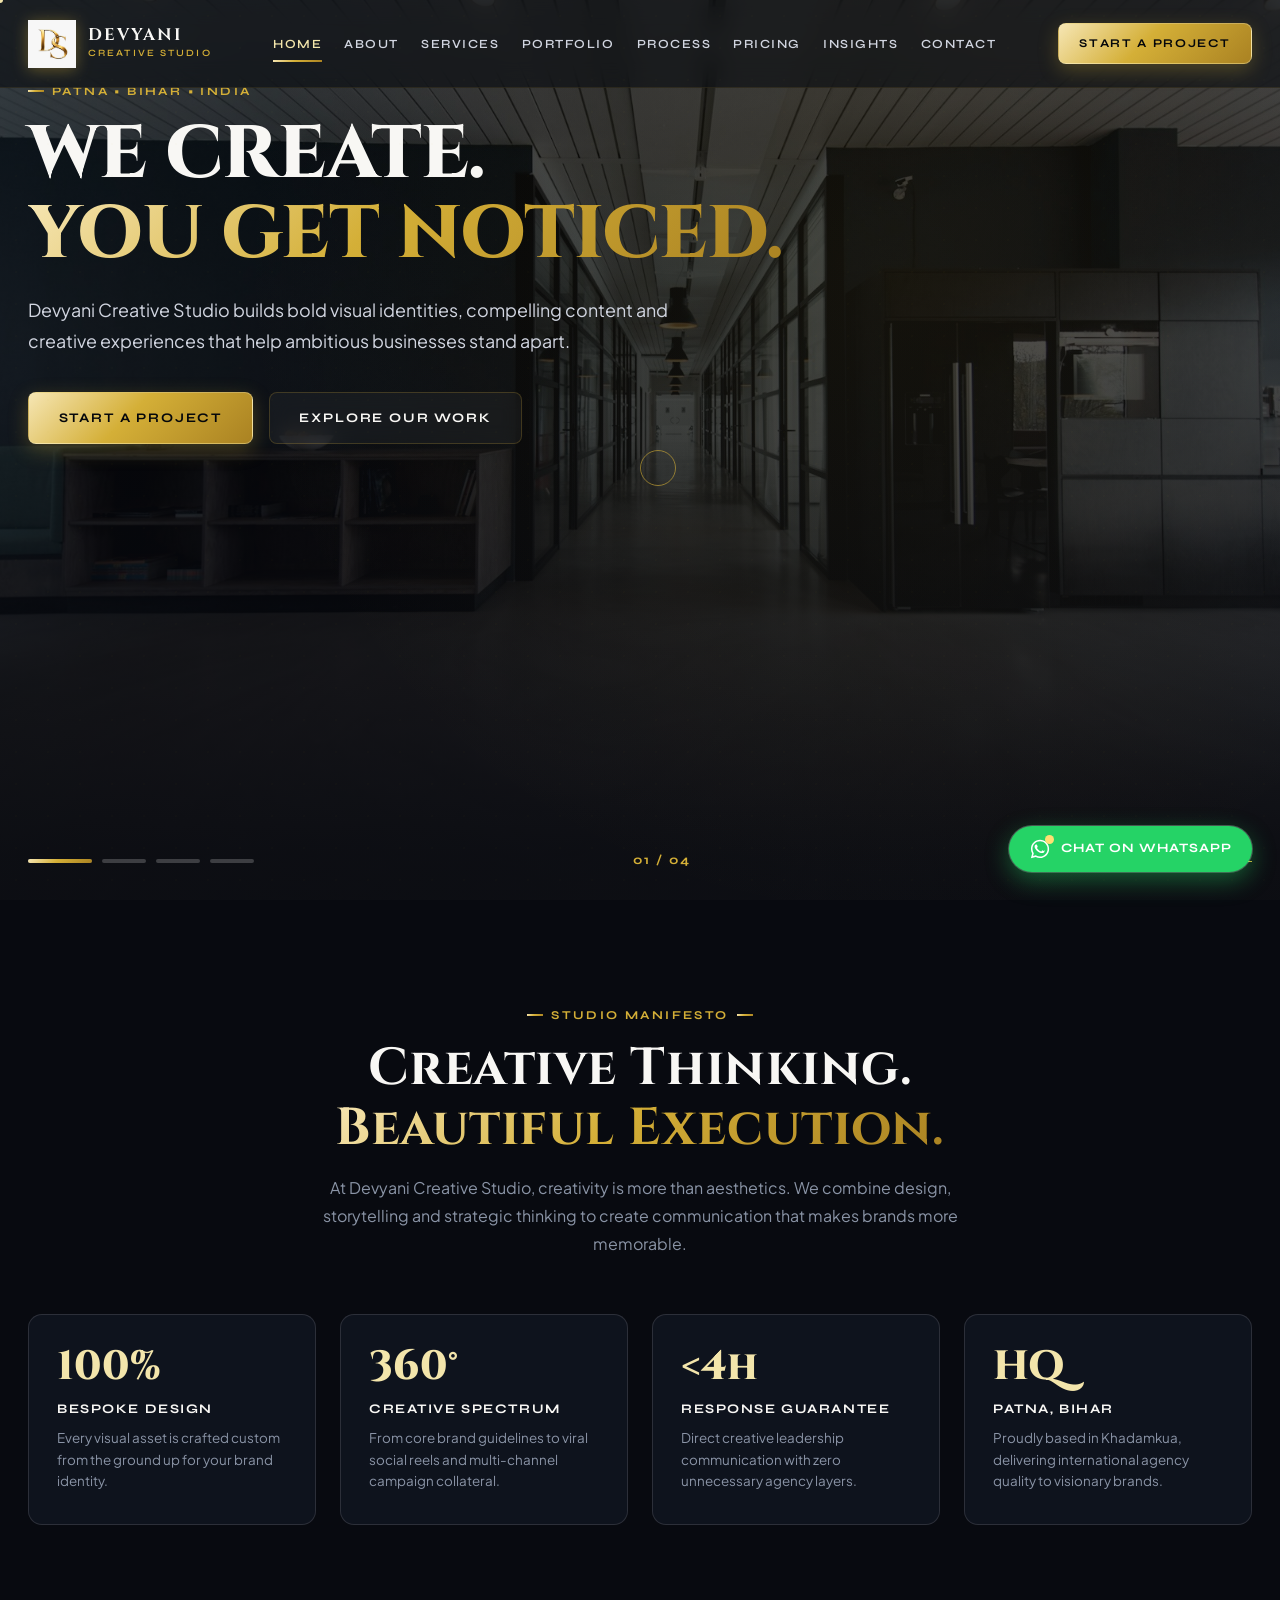
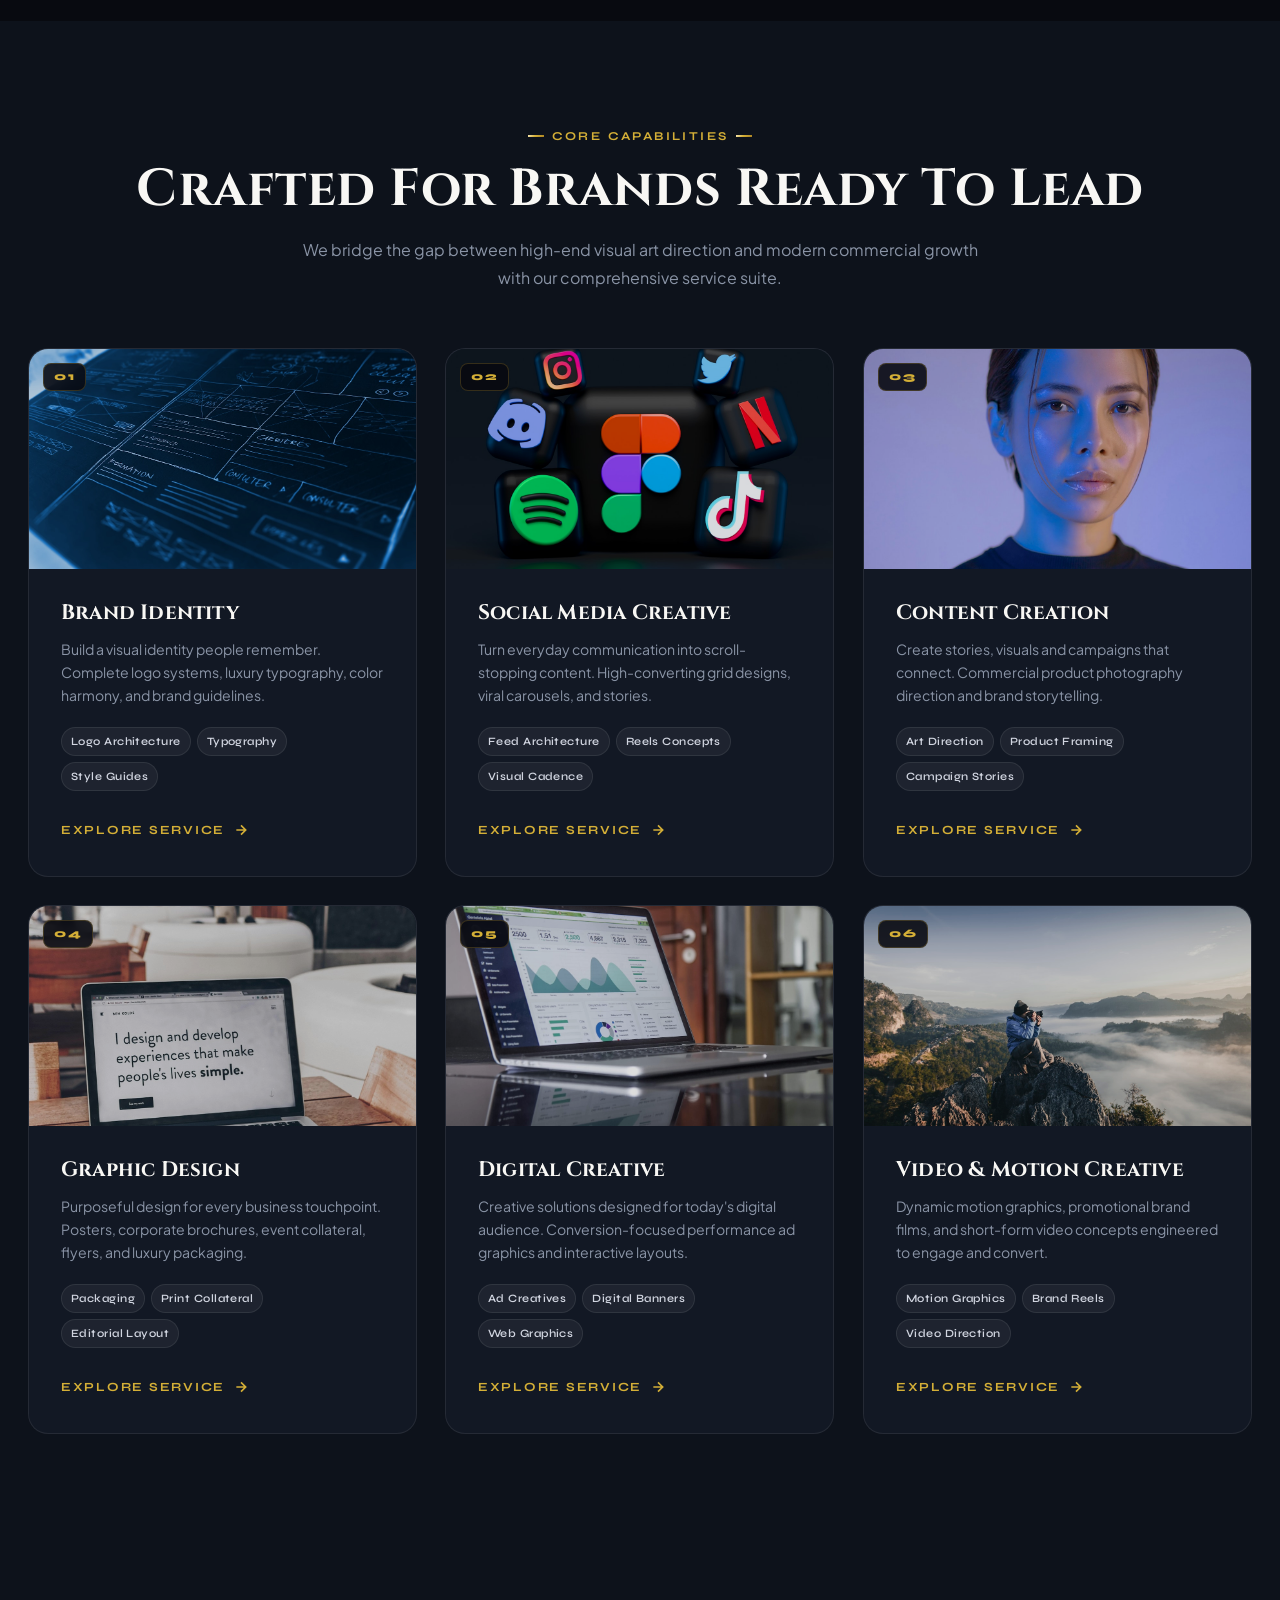
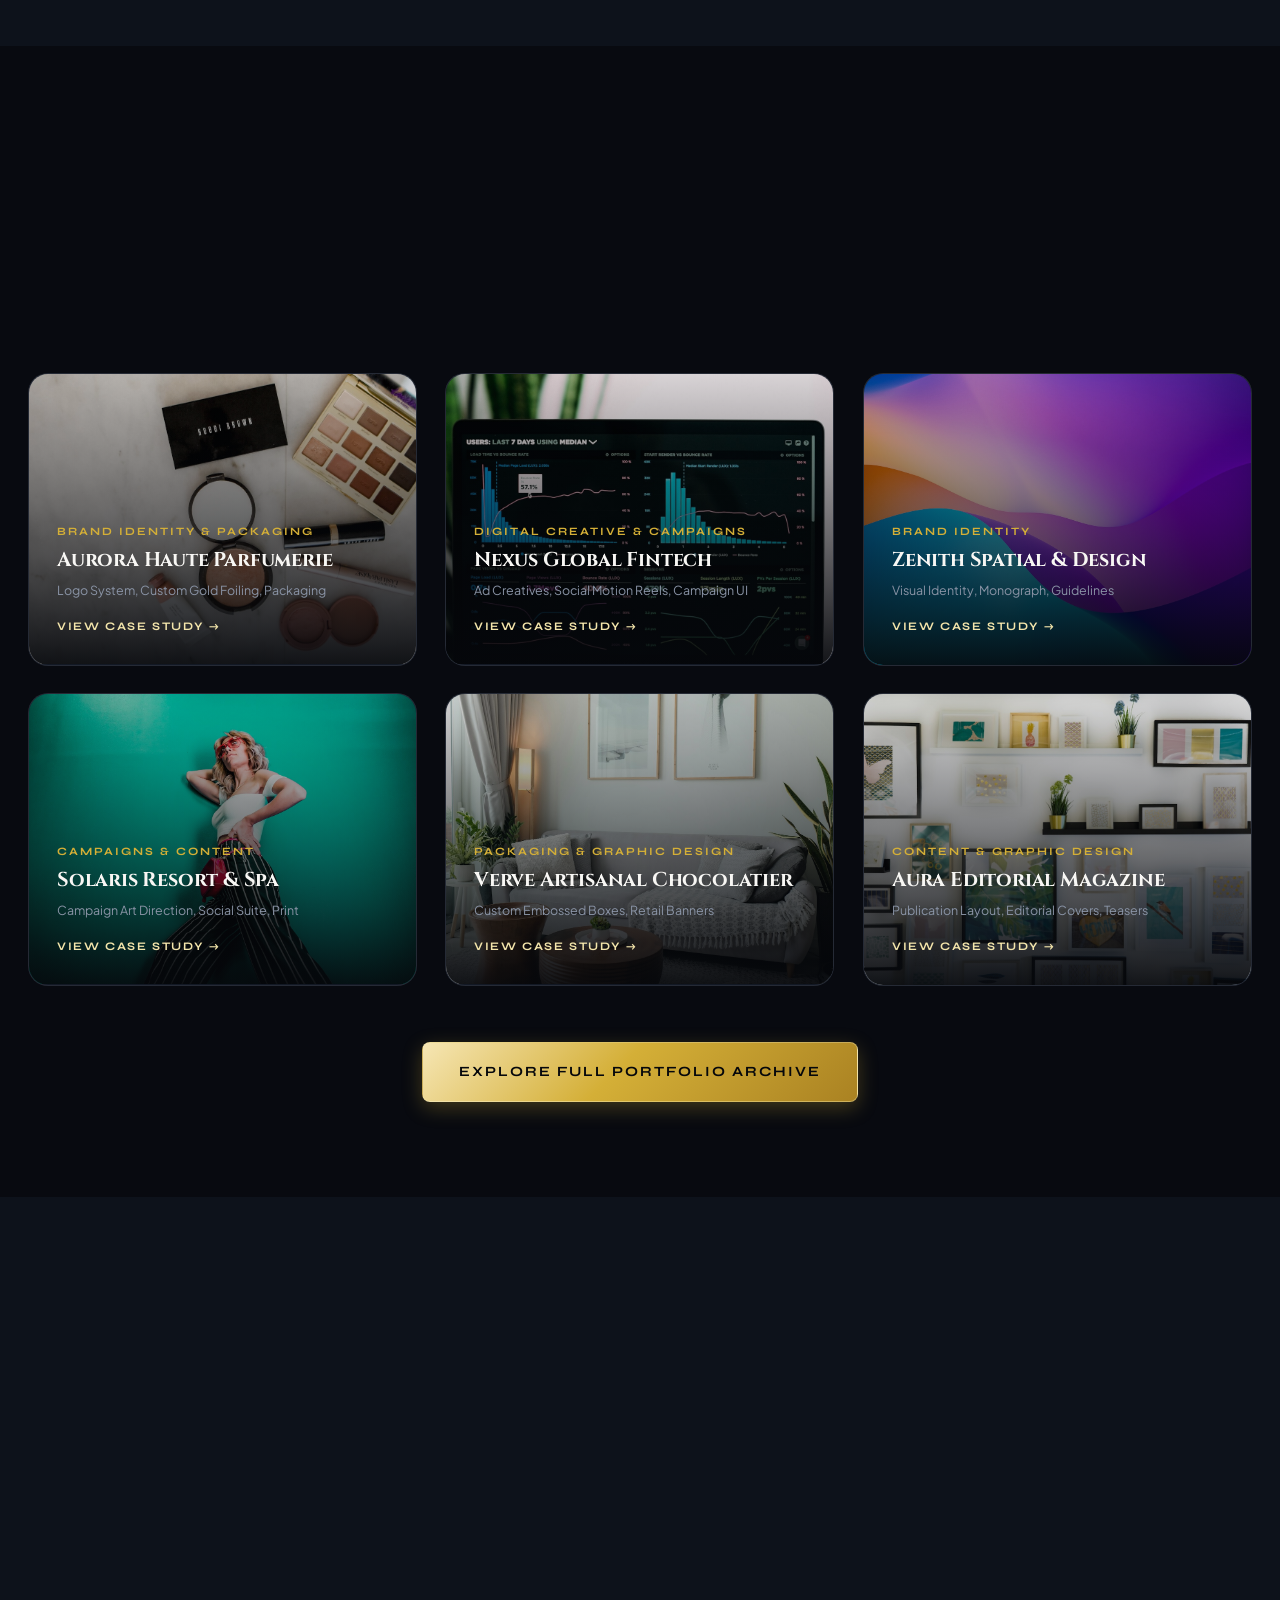
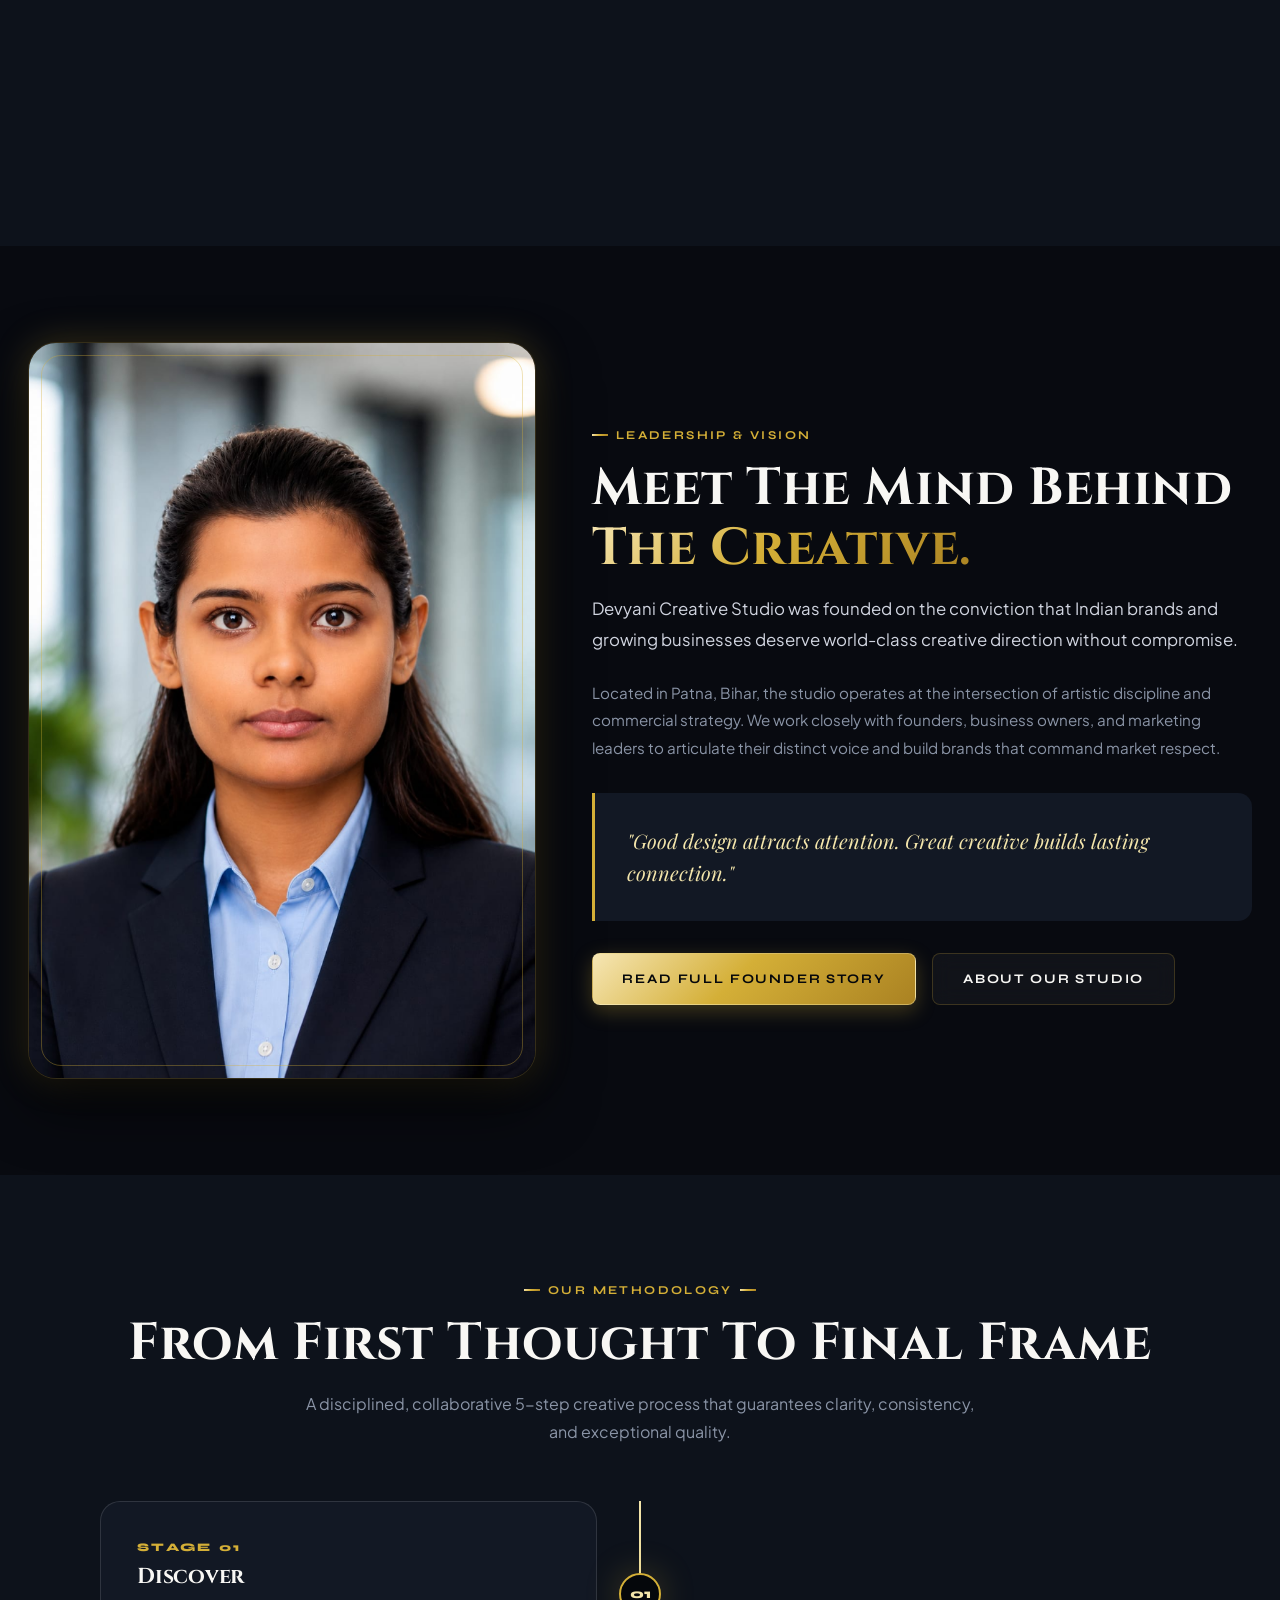
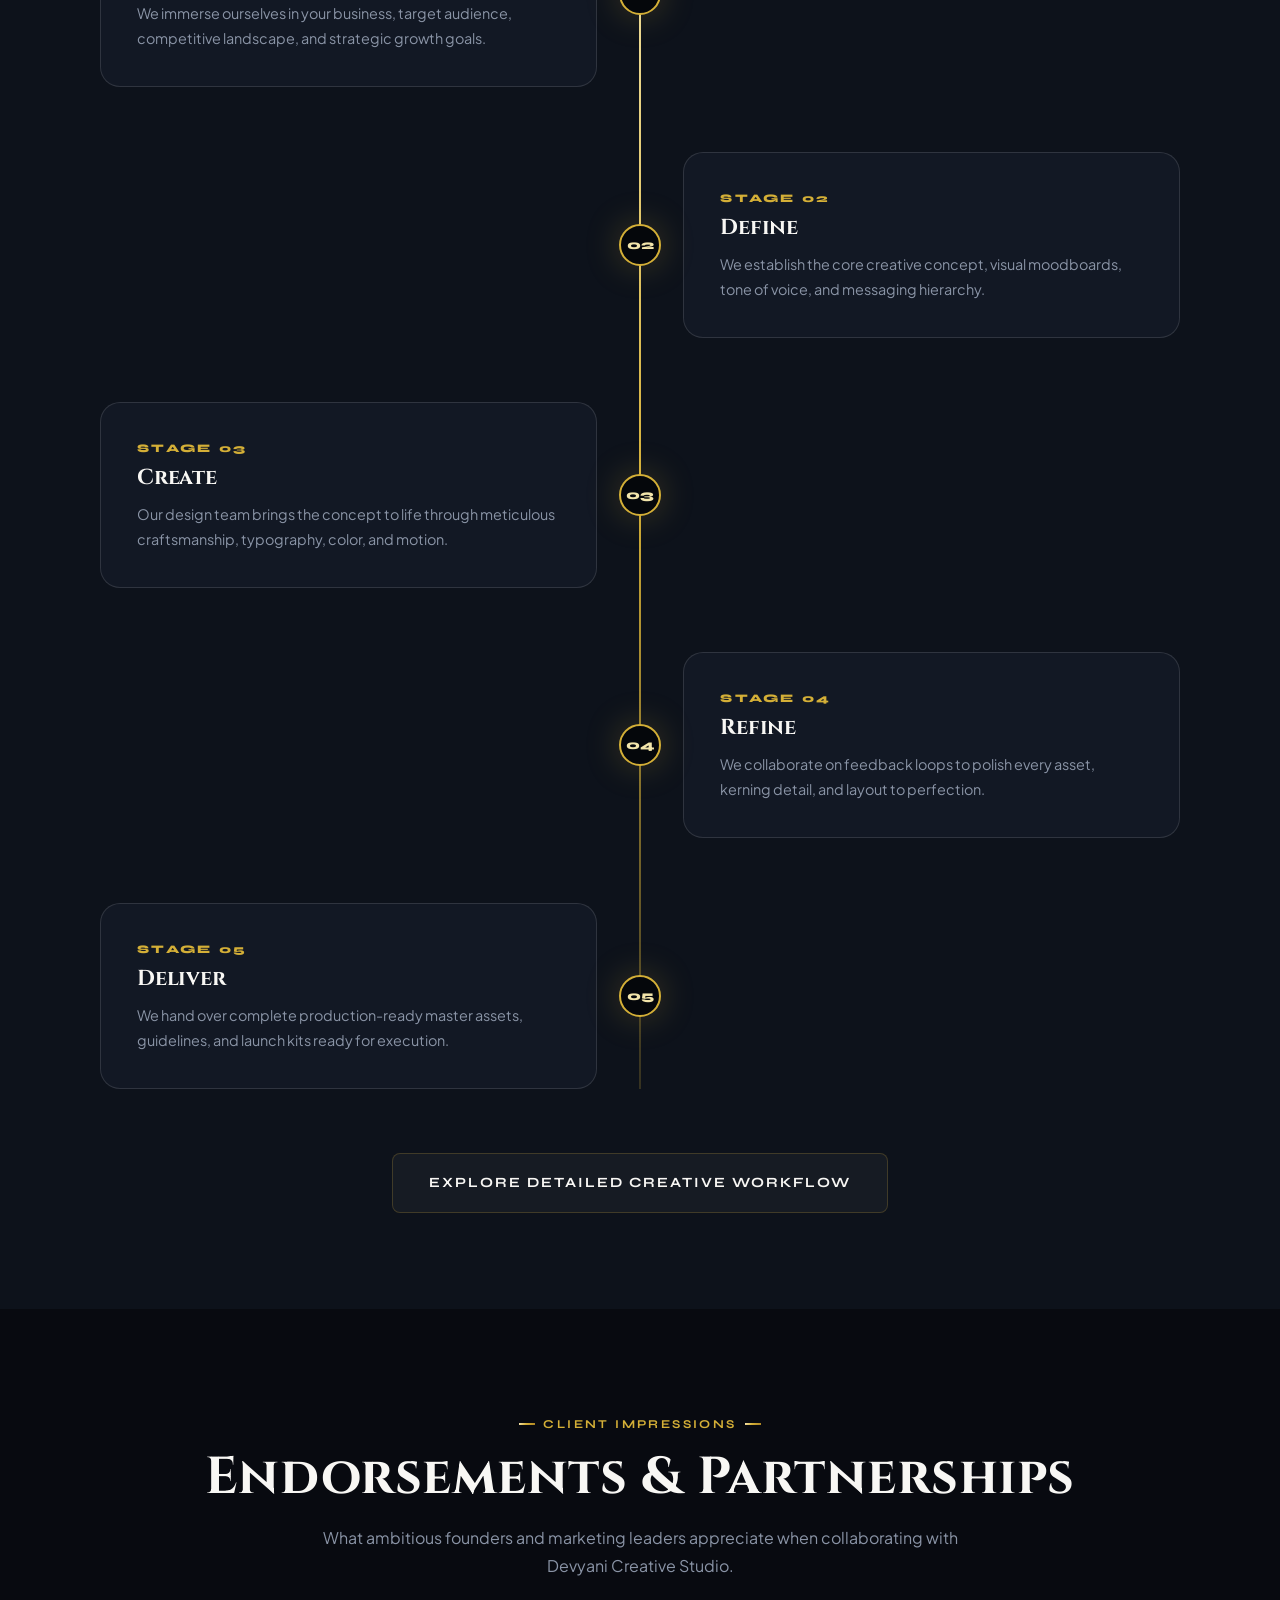
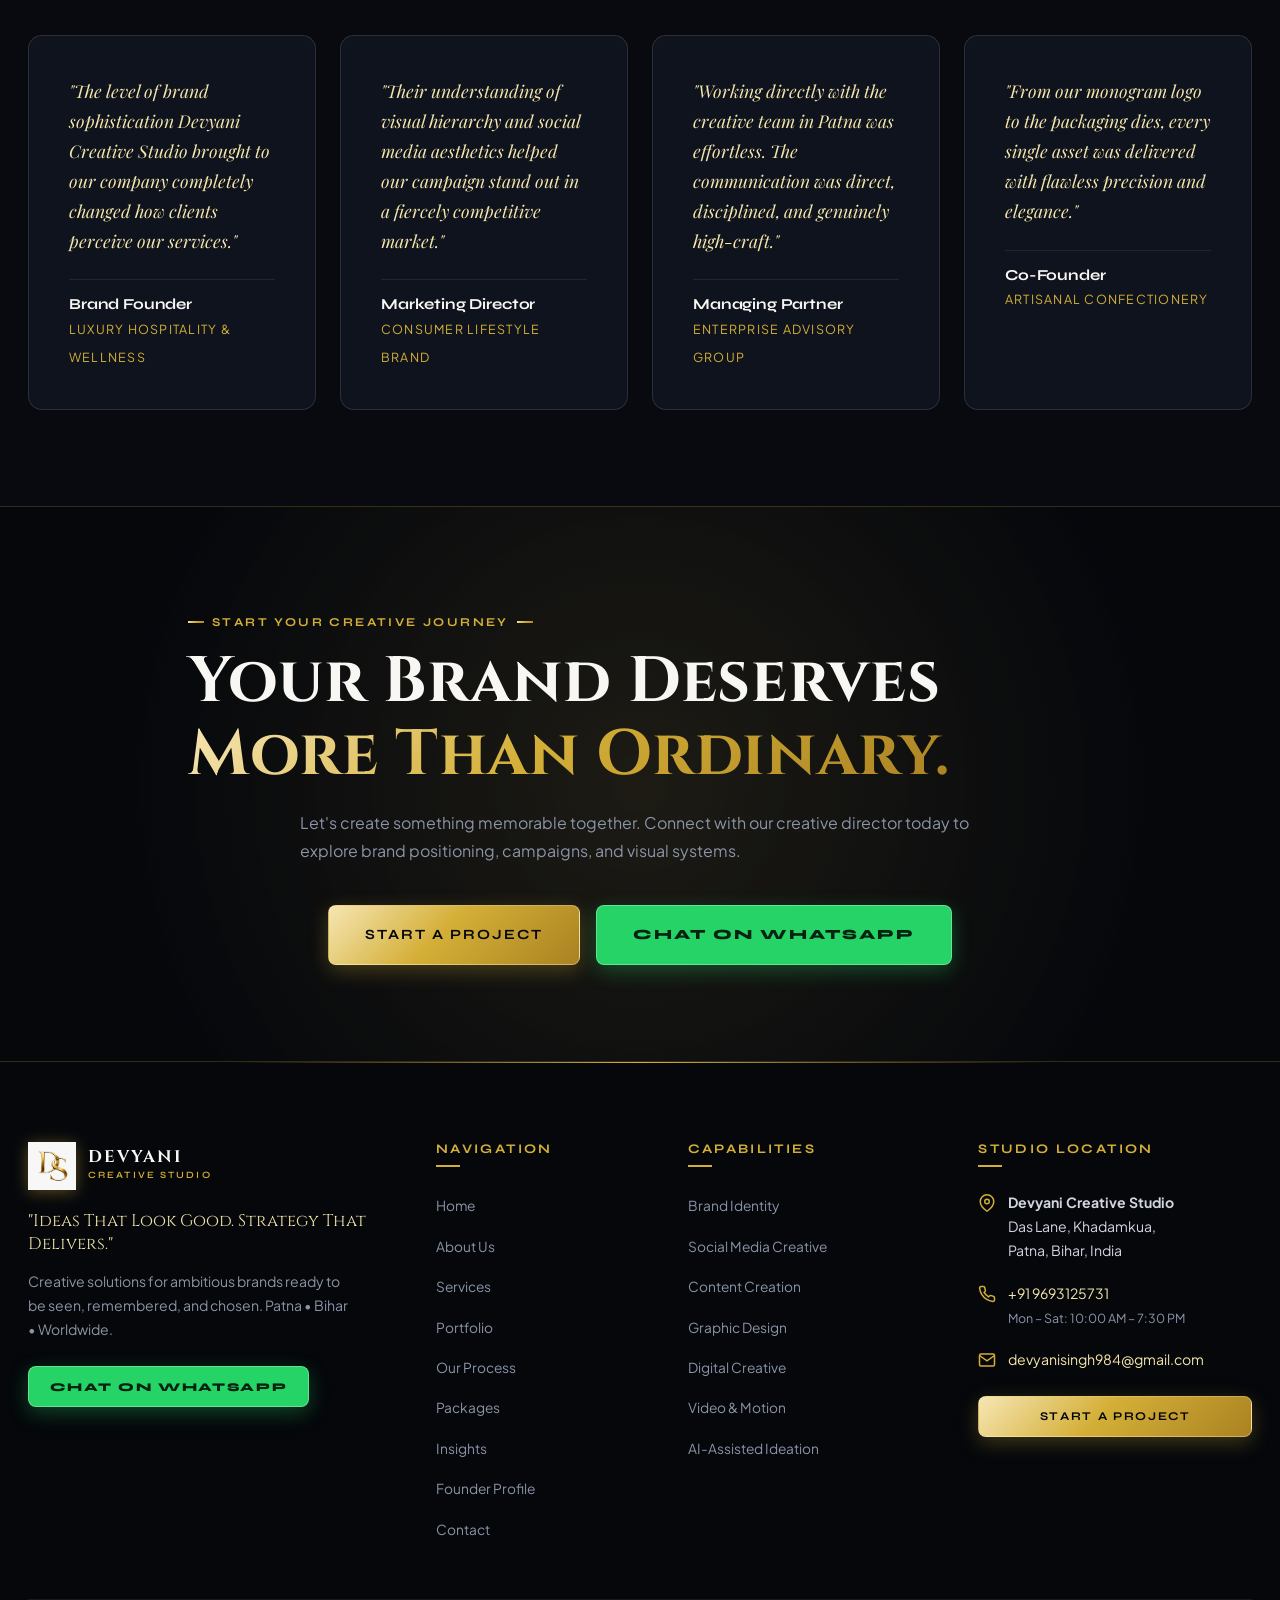
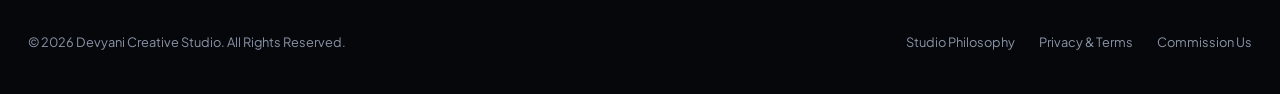
<file: index.html>
<!DOCTYPE html>
<html lang="en">
<head>
  <meta charset="UTF-8">
  <meta name="viewport" content="width=device-width, initial-scale=1.0">
  <title>Devyani Creative Studio — Luxury Branding, Content & Digital Creative Agency in Patna, Bihar</title>
  <meta name="description" content="Devyani Creative Studio is a premier creative agency in Patna, Bihar. We build bold visual identities, high-impact social media creatives, cinematic commercial content, and digital strategies for ambitious brands.">
  <meta name="keywords" content="Devyani Creative Studio, Creative Studio Patna, Creative Agency Patna, Branding Agency Patna, Graphic Design Patna, Social Media Creative Agency Patna, Content Creation Patna, Digital Creative Studio Patna, Creative Agency Bihar">
  
  <!-- Open Graph / Social Meta -->
  <meta property="og:type" content="website">
  <meta property="og:title" content="Devyani Creative Studio — Ideas That Look Good. Strategy That Delivers.">
  <meta property="og:description" content="Creative solutions for brands ready to be seen, remembered and chosen. Based in Patna, Bihar, serving visionary businesses worldwide.">
  <meta property="og:image" content="assets/images/logo-ds.png">

  <!-- Favicon -->
  <link rel="icon" type="image/png" href="assets/images/logo-ds.png">

  <!-- Stylesheets -->
  <link rel="stylesheet" href="assets/css/main.css">
  <link rel="stylesheet" href="assets/css/components.css">
  <link rel="stylesheet" href="assets/css/animations.css">

  <!-- Schema.org JSON-LD -->
  <script type="application/ld+json">
  {
    "@context": "https://schema.org",
    "@type": "ProfessionalService",
    "name": "Devyani Creative Studio",
    "image": "assets/images/logo-ds.png",
    "telephone": "+919693125731",
    "email": "devyanisingh984@gmail.com",
    "address": {
      "@type": "PostalAddress",
      "streetAddress": "Das Lane, Khadamkua",
      "addressLocality": "Patna",
      "addressRegion": "Bihar",
      "addressCountry": "IN"
    },
    "description": "Premium creative agency offering brand identity, graphic design, content creation, social media management, and digital creative campaigns.",
    "priceRange": "$$"
  }
  </script>
</head>
<body>

  <!-- ==================== GLOBAL HEADER ==================== -->
  <header class="header-main" id="headerMain">
    <div class="container header-inner">
      <a href="index.html" class="brand-logo" aria-label="Devyani Creative Studio Home">
        <img src="assets/images/logo-ds.png" alt="Devyani Creative Studio Logo" class="brand-logo-img">
        <div class="brand-logo-text">
          <span class="brand-logo-title">Devyani</span>
          <span class="brand-logo-sub">Creative Studio</span>
        </div>
      </a>

      <nav class="nav-desktop" aria-label="Main Navigation">
        <a href="index.html" class="nav-link active">Home</a>
        <a href="about.html" class="nav-link">About</a>
        <a href="services.html" class="nav-link">Services</a>
        <a href="portfolio.html" class="nav-link">Portfolio</a>
        <a href="process.html" class="nav-link">Process</a>
        <a href="pricing.html" class="nav-link">Pricing</a>
        <a href="insights.html" class="nav-link">Insights</a>
        <a href="contact.html" class="nav-link">Contact</a>
      </nav>

      <div class="header-actions">
        <a href="start-a-project.html" class="btn btn-gold btn-sm header-cta-desktop">Start a Project</a>
        <button class="menu-toggle" id="menuToggle" aria-label="Toggle Navigation Menu">
          <span></span>
          <span></span>
          <span></span>
        </button>
      </div>
    </div>
  </header>

  <!-- ==================== MOBILE NAVIGATION OVERLAY ==================== -->
  <div class="mobile-nav-overlay" id="mobileNavOverlay">
    <div class="mobile-nav-links">
      <a href="index.html" class="mobile-nav-link active">Home</a>
      <a href="about.html" class="mobile-nav-link">About Studio</a>
      <a href="services.html" class="mobile-nav-link">Our Services</a>
      <a href="portfolio.html" class="mobile-nav-link">Portfolio</a>
      <a href="process.html" class="mobile-nav-link">Creative Process</a>
      <a href="pricing.html" class="mobile-nav-link">Packages & Pricing</a>
      <a href="insights.html" class="mobile-nav-link">Journal & Insights</a>
      <a href="founder.html" class="mobile-nav-link">Founder Profile</a>
      <a href="contact.html" class="mobile-nav-link">Contact Us</a>
    </div>
    <div class="mobile-nav-contact">
      <span class="mobile-nav-phone">Direct Line: +91 9693125731</span>
      <a href="mailto:devyanisingh984@gmail.com" class="mobile-nav-phone" style="font-size: 0.85rem; color: var(--gold-primary); margin-top: -0.5rem; text-transform: lowercase;">devyanisingh984@gmail.com</a>
      <a href="start-a-project.html" class="btn btn-gold btn-lg" style="width: 100%;">Start a Project</a>
    </div>
  </div>

  <!-- ==================== MAIN CONTENT ==================== -->
  <main>
    <!-- SECTION 1: 3-SECOND FULLSCREEN CINEMATIC HERO SLIDER -->
    <section class="hero-slider-section" aria-label="Hero Slideshow">
      <div class="hero-slider-track">
        
        <!-- Slide 1 -->
        <div class="hero-slide is-active">
          <img src="assets/images/hero-1.jpg" alt="Devyani Creative Studio — Luxury Brand Strategy" class="hero-slide-bg">
          <div class="hero-slide-overlay"></div>
          <div class="container hero-content-wrap">
            <div class="hero-content">
              <span class="eyebrow hero-eyebrow">Patna • Bihar • India</span>
              <h1 class="hero-headline">We Create.<br><span class="text-gradient-gold">You Get Noticed.</span></h1>
              <p class="hero-subhead">Devyani Creative Studio builds bold visual identities, compelling content and creative experiences that help ambitious businesses stand apart.</p>
              <div class="btn-group hero-actions">
                <a href="start-a-project.html" class="btn btn-gold">Start a Project</a>
                <a href="portfolio.html" class="btn btn-outline">Explore Our Work</a>
              </div>
            </div>
          </div>
        </div>

        <!-- Slide 2 -->
        <div class="hero-slide">
          <img src="assets/images/hero-2.jpg" alt="Devyani Creative Studio — Turn Ideas Into Impact" class="hero-slide-bg">
          <div class="hero-slide-overlay"></div>
          <div class="container hero-content-wrap">
            <div class="hero-content">
              <span class="eyebrow hero-eyebrow">Creative Direction & Design</span>
              <h2 class="hero-headline">Turn Ideas<br><span class="text-gradient-gold">Into Impact.</span></h2>
              <p class="hero-subhead">Creative thinking, strategic design and powerful content engineered for brands ready to claim market leadership.</p>
              <div class="btn-group hero-actions">
                <a href="start-a-project.html" class="btn btn-gold">Start a Project</a>
                <a href="services.html" class="btn btn-outline">Our Capabilities</a>
              </div>
            </div>
          </div>
        </div>

        <!-- Slide 3 -->
        <div class="hero-slide">
          <img src="assets/images/hero-3.jpg" alt="Devyani Creative Studio — Make Your Brand Impossible To Ignore" class="hero-slide-bg">
          <div class="hero-slide-overlay"></div>
          <div class="container hero-content-wrap">
            <div class="hero-content">
              <span class="eyebrow hero-eyebrow">Visual Systems & Content</span>
              <h2 class="hero-headline">Make Your Brand<br><span class="text-gradient-gold">Impossible To Ignore.</span></h2>
              <p class="hero-subhead">From timeless visual identities to scroll-stopping social campaigns, we create experiences that stay remembered.</p>
              <div class="btn-group hero-actions">
                <a href="portfolio.html" class="btn btn-gold">View Case Studies</a>
                <a href="about.html" class="btn btn-outline">Our Philosophy</a>
              </div>
            </div>
          </div>
        </div>

        <!-- Slide 4 -->
        <div class="hero-slide">
          <img src="assets/images/hero-4.jpg" alt="Devyani Creative Studio — Creativity With Business Purpose" class="hero-slide-bg">
          <div class="hero-slide-overlay"></div>
          <div class="container hero-content-wrap">
            <div class="hero-content">
              <span class="eyebrow hero-eyebrow">Strategic Studio Production</span>
              <h2 class="hero-headline">Your Next Big Idea<br><span class="text-gradient-gold">Starts Right Here.</span></h2>
              <p class="hero-subhead">Beautiful creative backed by strategy, flawless consistency, and measurable commercial intent.</p>
              <div class="btn-group hero-actions">
                <a href="start-a-project.html" class="btn btn-gold">Let's Create Together</a>
                <a href="https://wa.me/919693125731" target="_blank" class="btn btn-whatsapp">Chat on WhatsApp</a>
              </div>
            </div>
          </div>
        </div>

      </div>

      <!-- Controls & 3-Second Timer Indicators -->
      <div class="hero-controls">
        <div class="container hero-controls-inner">
          <div class="hero-indicators">
            <div class="hero-indicator-btn is-active" aria-label="Go to slide 1"></div>
            <div class="hero-indicator-btn" aria-label="Go to slide 2"></div>
            <div class="hero-indicator-btn" aria-label="Go to slide 3"></div>
            <div class="hero-indicator-btn" aria-label="Go to slide 4"></div>
          </div>
          <div class="hero-slide-counter">
            <span class="hero-counter-current">01</span> / <span class="hero-counter-total">04</span>
          </div>
          <div class="hero-scroll-indicator">
            <span>Scroll To Explore</span>
            <div class="scroll-line-anim"></div>
          </div>
        </div>
      </div>
    </section>

    <!-- SECTION 2: TRUST / STUDIO INTRODUCTION -->
    <section class="section-padding" style="background: var(--bg-primary);">
      <div class="container">
        <div class="section-header text-center reveal">
          <span class="eyebrow eyebrow-center">Studio Manifesto</span>
          <h2 class="section-title">Creative Thinking.<br><span class="text-gradient-gold">Beautiful Execution.</span></h2>
          <p class="section-subtitle">At Devyani Creative Studio, creativity is more than aesthetics. We combine design, storytelling and strategic thinking to create communication that makes brands more memorable.</p>
        </div>

        <div class="trust-grid reveal">
          <div class="stat-card">
            <div class="stat-number">100%</div>
            <div class="stat-label">Bespoke Design</div>
            <p class="stat-desc">Every visual asset is crafted custom from the ground up for your brand identity.</p>
          </div>
          <div class="stat-card">
            <div class="stat-number">360°</div>
            <div class="stat-label">Creative Spectrum</div>
            <p class="stat-desc">From core brand guidelines to viral social reels and multi-channel campaign collateral.</p>
          </div>
          <div class="stat-card">
            <div class="stat-number">&lt;4h</div>
            <div class="stat-label">Response Guarantee</div>
            <p class="stat-desc">Direct creative leadership communication with zero unnecessary agency layers.</p>
          </div>
          <div class="stat-card">
            <div class="stat-number">HQ</div>
            <div class="stat-label">Patna, Bihar</div>
            <p class="stat-desc">Proudly based in Khadamkua, delivering international agency quality to visionary brands.</p>
          </div>
        </div>
      </div>
    </section>

    <!-- SECTION 3: SERVICES PREVIEW -->
    <section class="section-padding" style="background: var(--bg-secondary);">
      <div class="container">
        <div class="section-header text-center reveal">
          <span class="eyebrow eyebrow-center">Core Capabilities</span>
          <h2 class="section-title">Crafted For Brands Ready To Lead</h2>
          <p class="section-subtitle">We bridge the gap between high-end visual art direction and modern commercial growth with our comprehensive service suite.</p>
        </div>

        <div class="services-grid">
          <!-- Service 1 -->
          <div class="service-card reveal delay-1">
            <div class="service-img-wrap">
              <span class="service-num">01</span>
              <img src="assets/images/service-branding.jpg" alt="Brand Identity Design" class="service-img">
            </div>
            <div class="service-body">
              <h3 class="service-title">Brand Identity</h3>
              <p class="service-summary">Build a visual identity people remember. Complete logo systems, luxury typography, color harmony, and brand guidelines.</p>
              <div class="service-features">
                <span class="service-pill">Logo Architecture</span>
                <span class="service-pill">Typography</span>
                <span class="service-pill">Style Guides</span>
              </div>
              <a href="services.html#brand-identity" class="service-cta-link">
                <span>Explore Service</span>
                <svg width="16" height="16" viewBox="0 0 24 24" fill="none" stroke="currentColor" stroke-width="2.5"><path d="M5 12h14M12 5l7 7-7 7"/></svg>
              </a>
            </div>
          </div>

          <!-- Service 2 -->
          <div class="service-card reveal delay-2">
            <div class="service-img-wrap">
              <span class="service-num">02</span>
              <img src="assets/images/service-social.jpg" alt="Social Media Creative" class="service-img">
            </div>
            <div class="service-body">
              <h3 class="service-title">Social Media Creative</h3>
              <p class="service-summary">Turn everyday communication into scroll-stopping content. High-converting grid designs, viral carousels, and stories.</p>
              <div class="service-features">
                <span class="service-pill">Feed Architecture</span>
                <span class="service-pill">Reels Concepts</span>
                <span class="service-pill">Visual Cadence</span>
              </div>
              <a href="services.html#social-media" class="service-cta-link">
                <span>Explore Service</span>
                <svg width="16" height="16" viewBox="0 0 24 24" fill="none" stroke="currentColor" stroke-width="2.5"><path d="M5 12h14M12 5l7 7-7 7"/></svg>
              </a>
            </div>
          </div>

          <!-- Service 3 -->
          <div class="service-card reveal delay-3">
            <div class="service-img-wrap">
              <span class="service-num">03</span>
              <img src="assets/images/service-content.jpg" alt="Content Creation" class="service-img">
            </div>
            <div class="service-body">
              <h3 class="service-title">Content Creation</h3>
              <p class="service-summary">Create stories, visuals and campaigns that connect. Commercial product photography direction and brand storytelling.</p>
              <div class="service-features">
                <span class="service-pill">Art Direction</span>
                <span class="service-pill">Product Framing</span>
                <span class="service-pill">Campaign Stories</span>
              </div>
              <a href="services.html#content-creation" class="service-cta-link">
                <span>Explore Service</span>
                <svg width="16" height="16" viewBox="0 0 24 24" fill="none" stroke="currentColor" stroke-width="2.5"><path d="M5 12h14M12 5l7 7-7 7"/></svg>
              </a>
            </div>
          </div>

          <!-- Service 4 -->
          <div class="service-card reveal delay-1">
            <div class="service-img-wrap">
              <span class="service-num">04</span>
              <img src="assets/images/service-graphic.jpg" alt="Graphic Design" class="service-img">
            </div>
            <div class="service-body">
              <h3 class="service-title">Graphic Design</h3>
              <p class="service-summary">Purposeful design for every business touchpoint. Posters, corporate brochures, event collateral, flyers, and luxury packaging.</p>
              <div class="service-features">
                <span class="service-pill">Packaging</span>
                <span class="service-pill">Print Collateral</span>
                <span class="service-pill">Editorial Layout</span>
              </div>
              <a href="services.html#graphic-design" class="service-cta-link">
                <span>Explore Service</span>
                <svg width="16" height="16" viewBox="0 0 24 24" fill="none" stroke="currentColor" stroke-width="2.5"><path d="M5 12h14M12 5l7 7-7 7"/></svg>
              </a>
            </div>
          </div>

          <!-- Service 5 -->
          <div class="service-card reveal delay-2">
            <div class="service-img-wrap">
              <span class="service-num">05</span>
              <img src="assets/images/service-digital.jpg" alt="Digital Creative" class="service-img">
            </div>
            <div class="service-body">
              <h3 class="service-title">Digital Creative</h3>
              <p class="service-summary">Creative solutions designed for today's digital audience. Conversion-focused performance ad graphics and interactive layouts.</p>
              <div class="service-features">
                <span class="service-pill">Ad Creatives</span>
                <span class="service-pill">Digital Banners</span>
                <span class="service-pill">Web Graphics</span>
              </div>
              <a href="services.html#digital-creative" class="service-cta-link">
                <span>Explore Service</span>
                <svg width="16" height="16" viewBox="0 0 24 24" fill="none" stroke="currentColor" stroke-width="2.5"><path d="M5 12h14M12 5l7 7-7 7"/></svg>
              </a>
            </div>
          </div>

          <!-- Service 6 -->
          <div class="service-card reveal delay-3">
            <div class="service-img-wrap">
              <span class="service-num">06</span>
              <img src="assets/images/service-video.jpg" alt="Marketing Creative" class="service-img">
            </div>
            <div class="service-body">
              <h3 class="service-title">Video & Motion Creative</h3>
              <p class="service-summary">Dynamic motion graphics, promotional brand films, and short-form video concepts engineered to engage and convert.</p>
              <div class="service-features">
                <span class="service-pill">Motion Graphics</span>
                <span class="service-pill">Brand Reels</span>
                <span class="service-pill">Video Direction</span>
              </div>
              <a href="services.html#video-motion" class="service-cta-link">
                <span>Explore Service</span>
                <svg width="16" height="16" viewBox="0 0 24 24" fill="none" stroke="currentColor" stroke-width="2.5"><path d="M5 12h14M12 5l7 7-7 7"/></svg>
              </a>
            </div>
          </div>
        </div>

        <div style="text-align: center; margin-top: 3.5rem;" class="reveal">
          <a href="services.html" class="btn btn-outline btn-lg">View All 7 Service Modules</a>
        </div>
      </div>
    </section>

    <!-- SECTION 4: FEATURED WORK -->
    <section class="section-padding" style="background: var(--bg-primary);">
      <div class="container">
        <div class="section-header text-center reveal">
          <span class="eyebrow eyebrow-center">Selected Works</span>
          <h2 class="section-title">Work That Speaks Before We Do</h2>
          <p class="section-subtitle">Explore a curated showcase of brand identities, packaging designs, and digital campaigns crafted with precision.</p>
        </div>

        <div class="portfolio-grid">
          <!-- Project 1 -->
          <div class="portfolio-card reveal delay-1" data-project="aurora-luxe">
            <div class="portfolio-thumb-wrap">
              <img src="assets/images/portfolio-1.jpg" alt="Aurora Haute Parfumerie" class="portfolio-thumb">
              <div class="portfolio-overlay">
                <span class="portfolio-cat">Brand Identity & Packaging</span>
                <h3 class="portfolio-title">Aurora Haute Parfumerie</h3>
                <p class="portfolio-deliverables">Logo System, Custom Gold Foiling, Packaging</p>
                <span class="portfolio-view-btn">View Case Study &rarr;</span>
              </div>
            </div>
          </div>

          <!-- Project 2 -->
          <div class="portfolio-card reveal delay-2" data-project="nexus-digital">
            <div class="portfolio-thumb-wrap">
              <img src="assets/images/portfolio-2.jpg" alt="Nexus Global Fintech" class="portfolio-thumb">
              <div class="portfolio-overlay">
                <span class="portfolio-cat">Digital Creative & Campaigns</span>
                <h3 class="portfolio-title">Nexus Global Fintech</h3>
                <p class="portfolio-deliverables">Ad Creatives, Social Motion Reels, Campaign UI</p>
                <span class="portfolio-view-btn">View Case Study &rarr;</span>
              </div>
            </div>
          </div>

          <!-- Project 3 -->
          <div class="portfolio-card reveal delay-3" data-project="zenith-architecture">
            <div class="portfolio-thumb-wrap">
              <img src="assets/images/portfolio-3.jpg" alt="Zenith Spatial & Design" class="portfolio-thumb">
              <div class="portfolio-overlay">
                <span class="portfolio-cat">Brand Identity</span>
                <h3 class="portfolio-title">Zenith Spatial & Design</h3>
                <p class="portfolio-deliverables">Visual Identity, Monograph, Guidelines</p>
                <span class="portfolio-view-btn">View Case Study &rarr;</span>
              </div>
            </div>
          </div>

          <!-- Project 4 -->
          <div class="portfolio-card reveal delay-1" data-project="solaris-lifestyle">
            <div class="portfolio-thumb-wrap">
              <img src="assets/images/portfolio-4.jpg" alt="Solaris Resort & Spa" class="portfolio-thumb">
              <div class="portfolio-overlay">
                <span class="portfolio-cat">Campaigns & Content</span>
                <h3 class="portfolio-title">Solaris Resort & Spa</h3>
                <p class="portfolio-deliverables">Campaign Art Direction, Social Suite, Print</p>
                <span class="portfolio-view-btn">View Case Study &rarr;</span>
              </div>
            </div>
          </div>

          <!-- Project 5 -->
          <div class="portfolio-card reveal delay-2" data-project="verve-artisanal">
            <div class="portfolio-thumb-wrap">
              <img src="assets/images/portfolio-5.jpg" alt="Verve Artisanal Chocolatier" class="portfolio-thumb">
              <div class="portfolio-overlay">
                <span class="portfolio-cat">Packaging & Graphic Design</span>
                <h3 class="portfolio-title">Verve Artisanal Chocolatier</h3>
                <p class="portfolio-deliverables">Custom Embossed Boxes, Retail Banners</p>
                <span class="portfolio-view-btn">View Case Study &rarr;</span>
              </div>
            </div>
          </div>

          <!-- Project 6 -->
          <div class="portfolio-card reveal delay-3" data-project="vogue-editorial">
            <div class="portfolio-thumb-wrap">
              <img src="assets/images/portfolio-7.jpg" alt="Aura Editorial Magazine" class="portfolio-thumb">
              <div class="portfolio-overlay">
                <span class="portfolio-cat">Content & Graphic Design</span>
                <h3 class="portfolio-title">Aura Editorial Magazine</h3>
                <p class="portfolio-deliverables">Publication Layout, Editorial Covers, Teasers</p>
                <span class="portfolio-view-btn">View Case Study &rarr;</span>
              </div>
            </div>
          </div>
        </div>

        <div style="text-align: center; margin-top: 3.5rem;" class="reveal">
          <a href="portfolio.html" class="btn btn-gold btn-lg">Explore Full Portfolio Archive</a>
        </div>
      </div>
    </section>

    <!-- SECTION 5: WHY DEVYANI CREATIVE STUDIO -->
    <section class="section-padding" style="background: var(--bg-secondary);">
      <div class="container">
        <div class="section-header text-center reveal">
          <span class="eyebrow eyebrow-center">The Studio Standard</span>
          <h2 class="section-title">Why Devyani Creative Studio</h2>
          <p class="section-subtitle">We believe exceptional creative work must do two things seamlessly: look extraordinary and drive commercial success.</p>
        </div>

        <div class="trust-grid reveal">
          <div class="stat-card">
            <div class="stat-number" style="font-size: 2.2rem; color: var(--gold-primary);">01</div>
            <div class="stat-label">Strategic</div>
            <p class="stat-desc">Creative decisions backed by deep business purpose, customer psychology, and market positioning.</p>
          </div>
          <div class="stat-card">
            <div class="stat-number" style="font-size: 2.2rem; color: var(--gold-primary);">02</div>
            <div class="stat-label">Original</div>
            <p class="stat-desc">Ideas designed specifically for each unique brand. No generic templates, no cookie-cutter solutions.</p>
          </div>
          <div class="stat-card">
            <div class="stat-number" style="font-size: 2.2rem; color: var(--gold-primary);">03</div>
            <div class="stat-label">Consistent</div>
            <p class="stat-desc">A recognizable, authoritative visual language maintained seamlessly across all digital and print touchpoints.</p>
          </div>
          <div class="stat-card">
            <div class="stat-number" style="font-size: 2.2rem; color: var(--gold-primary);">04</div>
            <div class="stat-label">Impactful</div>
            <p class="stat-desc">High-craft creative engineered to attract immediate attention, command respect, and drive customer action.</p>
          </div>
        </div>
      </div>
    </section>

    <!-- SECTION 6: FOUNDER INTRODUCTION -->
    <section class="section-padding" style="background: var(--bg-primary);">
      <div class="container">
        <div class="founder-profile-grid">
          <div class="founder-img-frame reveal-left">
            <img src="assets/images/founder-portrait.png" alt="Founder of Devyani Creative Studio" class="founder-portrait-img">
          </div>
          <div class="reveal-right">
            <span class="eyebrow">Leadership & Vision</span>
            <h2 class="section-title">Meet The Mind Behind<br><span class="text-gradient-gold">The Creative.</span></h2>
            <p style="font-size: 1.05rem; color: var(--text-secondary); line-height: 1.8; margin-bottom: 1.5rem;">
              Devyani Creative Studio was founded on the conviction that Indian brands and growing businesses deserve world-class creative direction without compromise.
            </p>
            <p style="font-size: 0.95rem; color: var(--text-muted); line-height: 1.8; margin-bottom: 1.5rem;">
              Located in Patna, Bihar, the studio operates at the intersection of artistic discipline and commercial strategy. We work closely with founders, business owners, and marketing leaders to articulate their distinct voice and build brands that command market respect.
            </p>

            <div class="founder-quote-banner">
              <p class="founder-quote-text">
                "Good design attracts attention. Great creative builds lasting connection."
              </p>
            </div>

            <div class="btn-group">
              <a href="founder.html" class="btn btn-gold">Read Full Founder Story</a>
              <a href="about.html" class="btn btn-outline">About Our Studio</a>
            </div>
          </div>
        </div>
      </div>
    </section>

    <!-- SECTION 7: 5-STEP PROCESS TIMELINE -->
    <section class="section-padding" style="background: var(--bg-secondary);">
      <div class="container">
        <div class="section-header text-center reveal">
          <span class="eyebrow eyebrow-center">Our Methodology</span>
          <h2 class="section-title">From First Thought To Final Frame</h2>
          <p class="section-subtitle">A disciplined, collaborative 5-step creative process that guarantees clarity, consistency, and exceptional quality.</p>
        </div>

        <div class="process-timeline">
          <!-- Step 1 -->
          <div class="process-step-item reveal">
            <div class="process-step-card">
              <div class="process-step-num">STAGE 01</div>
              <h3 class="process-step-title">Discover</h3>
              <p class="process-step-desc">We immerse ourselves in your business, target audience, competitive landscape, and strategic growth goals.</p>
            </div>
            <div class="process-step-node">01</div>
          </div>

          <!-- Step 2 -->
          <div class="process-step-item reveal">
            <div class="process-step-card">
              <div class="process-step-num">STAGE 02</div>
              <h3 class="process-step-title">Define</h3>
              <p class="process-step-desc">We establish the core creative concept, visual moodboards, tone of voice, and messaging hierarchy.</p>
            </div>
            <div class="process-step-node">02</div>
          </div>

          <!-- Step 3 -->
          <div class="process-step-item reveal">
            <div class="process-step-card">
              <div class="process-step-num">STAGE 03</div>
              <h3 class="process-step-title">Create</h3>
              <p class="process-step-desc">Our design team brings the concept to life through meticulous craftsmanship, typography, color, and motion.</p>
            </div>
            <div class="process-step-node">03</div>
          </div>

          <!-- Step 4 -->
          <div class="process-step-item reveal">
            <div class="process-step-card">
              <div class="process-step-num">STAGE 04</div>
              <h3 class="process-step-title">Refine</h3>
              <p class="process-step-desc">We collaborate on feedback loops to polish every asset, kerning detail, and layout to perfection.</p>
            </div>
            <div class="process-step-node">04</div>
          </div>

          <!-- Step 5 -->
          <div class="process-step-item reveal">
            <div class="process-step-card">
              <div class="process-step-num">STAGE 05</div>
              <h3 class="process-step-title">Deliver</h3>
              <p class="process-step-desc">We hand over complete production-ready master assets, guidelines, and launch kits ready for execution.</p>
            </div>
            <div class="process-step-node">05</div>
          </div>
        </div>

        <div style="text-align: center; margin-top: 3rem;" class="reveal">
          <a href="process.html" class="btn btn-outline btn-lg">Explore Detailed Creative Workflow</a>
        </div>
      </div>
    </section>

    <!-- SECTION 8: EDITORIAL TESTIMONIALS & ENDORSEMENTS -->
    <section class="section-padding" style="background: var(--bg-primary);">
      <div class="container">
        <div class="section-header text-center reveal">
          <span class="eyebrow eyebrow-center">Client Impressions</span>
          <h2 class="section-title">Endorsements & Partnerships</h2>
          <p class="section-subtitle">What ambitious founders and marketing leaders appreciate when collaborating with Devyani Creative Studio.</p>
        </div>

        <div class="trust-grid reveal">
          <!-- Testimonial 1 -->
          <div class="stat-card" style="padding: 2.5rem;">
            <p style="font-family: var(--font-editorial); font-size: 1.1rem; color: var(--gold-light); line-height: 1.7; margin-bottom: 1.5rem; font-style: italic;">
              "The level of brand sophistication Devyani Creative Studio brought to our company completely changed how clients perceive our services."
            </p>
            <div style="border-top: 1px solid var(--border-subtle); padding-top: 1rem;">
              <h4 style="font-size: 0.95rem; color: var(--text-primary); font-family: var(--font-display);">Brand Founder</h4>
              <span style="font-size: 0.78rem; color: var(--gold-primary); text-transform: uppercase; letter-spacing: 0.1em;">Luxury Hospitality & Wellness</span>
            </div>
          </div>

          <!-- Testimonial 2 -->
          <div class="stat-card" style="padding: 2.5rem;">
            <p style="font-family: var(--font-editorial); font-size: 1.1rem; color: var(--gold-light); line-height: 1.7; margin-bottom: 1.5rem; font-style: italic;">
              "Their understanding of visual hierarchy and social media aesthetics helped our campaign stand out in a fiercely competitive market."
            </p>
            <div style="border-top: 1px solid var(--border-subtle); padding-top: 1rem;">
              <h4 style="font-size: 0.95rem; color: var(--text-primary); font-family: var(--font-display);">Marketing Director</h4>
              <span style="font-size: 0.78rem; color: var(--gold-primary); text-transform: uppercase; letter-spacing: 0.1em;">Consumer Lifestyle Brand</span>
            </div>
          </div>

          <!-- Testimonial 3 -->
          <div class="stat-card" style="padding: 2.5rem;">
            <p style="font-family: var(--font-editorial); font-size: 1.1rem; color: var(--gold-light); line-height: 1.7; margin-bottom: 1.5rem; font-style: italic;">
              "Working directly with the creative team in Patna was effortless. The communication was direct, disciplined, and genuinely high-craft."
            </p>
            <div style="border-top: 1px solid var(--border-subtle); padding-top: 1rem;">
              <h4 style="font-size: 0.95rem; color: var(--text-primary); font-family: var(--font-display);">Managing Partner</h4>
              <span style="font-size: 0.78rem; color: var(--gold-primary); text-transform: uppercase; letter-spacing: 0.1em;">Enterprise Advisory Group</span>
            </div>
          </div>

          <!-- Testimonial 4 -->
          <div class="stat-card" style="padding: 2.5rem;">
            <p style="font-family: var(--font-editorial); font-size: 1.1rem; color: var(--gold-light); line-height: 1.7; margin-bottom: 1.5rem; font-style: italic;">
              "From our monogram logo to the packaging dies, every single asset was delivered with flawless precision and elegance."
            </p>
            <div style="border-top: 1px solid var(--border-subtle); padding-top: 1rem;">
              <h4 style="font-size: 0.95rem; color: var(--text-primary); font-family: var(--font-display);">Co-Founder</h4>
              <span style="font-size: 0.78rem; color: var(--gold-primary); text-transform: uppercase; letter-spacing: 0.1em;">Artisanal Confectionery</span>
            </div>
          </div>
        </div>
      </div>
    </section>

    <!-- SECTION 9: FINAL DARK LUXURY CTA -->
    <section class="section-padding" style="background: radial-gradient(circle at center, rgba(212, 175, 55, 0.1) 0%, rgba(5, 7, 11, 0.98) 75%); border-top: 1px solid var(--gold-border);">
      <div class="container container-narrow text-center reveal">
        <span class="eyebrow eyebrow-center">Start Your Creative Journey</span>
        <h2 class="section-title" style="font-size: clamp(2.5rem, 5vw, 4rem);">
          Your Brand Deserves<br><span class="text-gradient-gold">More Than Ordinary.</span>
        </h2>
        <p class="section-subtitle" style="margin-bottom: 2.5rem;">
          Let's create something memorable together. Connect with our creative director today to explore brand positioning, campaigns, and visual systems.
        </p>
        <div class="btn-group" style="justify-content: center;">
          <a href="start-a-project.html" class="btn btn-gold btn-lg">Start a Project</a>
          <a href="https://wa.me/919693125731" target="_blank" class="btn btn-whatsapp btn-lg">Chat on WhatsApp</a>
        </div>
      </div>
    </section>
  </main>

  <!-- ==================== CASE STUDY MODAL ==================== -->
  <div class="modal-backdrop" id="caseStudyModal">
    <div class="modal-card">
      <button class="modal-close-btn" aria-label="Close modal">&times;</button>
      <img src="assets/images/portfolio-1.jpg" alt="Case Study Cover" class="modal-hero-img">
      <div class="modal-body">
        <div class="modal-header-meta">
          <span class="eyebrow modal-cat-badge">Brand Identity</span>
        </div>
        <h3 class="modal-project-title">Aurora Haute Parfumerie</h3>
        
        <div class="modal-grid-details">
          <div class="modal-detail-item">
            <h5>Client</h5>
            <p id="modalClient">Luxury Fragrance House</p>
          </div>
          <div class="modal-detail-item">
            <h5>Timeline / Year</h5>
            <p id="modalYear">2026</p>
          </div>
          <div class="modal-detail-item">
            <h5>Key Scope</h5>
            <p id="modalDeliverables">Monogram, Packaging, Art Direction</p>
          </div>
        </div>

        <div class="modal-section-block">
          <h4>The Challenge</h4>
          <p id="modalChallenge">Establishing an ultra-luxury sensory brand that stands shoulder-to-shoulder with European fragrance maisons while carrying distinctive artisanal warmth.</p>
        </div>

        <div class="modal-section-block">
          <h4>Creative Direction</h4>
          <p id="modalDirection">Dark obsidian backgrounds with bespoke high-contrast serif typography, precision gold foil accents, and tactile embossed paper stocks.</p>
        </div>

        <div class="modal-section-block">
          <h4>The Solution</h4>
          <p id="modalSolution">A bespoke identity system featuring a refined interlocking monogram, custom structural packaging boxes, and a cinematic visual campaign for digital and flagship launch.</p>
        </div>

        <div class="modal-section-block">
          <h4>Outcome & Assets</h4>
          <p id="modalResults">Complete brand design system delivered with 40+ master asset files, packaging production dies, and brand guideline documentation.</p>
        </div>

        <div style="margin-top: 2.5rem; text-align: center;">
          <a href="start-a-project.html" class="btn btn-gold">Commission A Similar Project</a>
        </div>
      </div>
    </div>
  </div>

  <!-- ==================== FLOATING WHATSAPP CTA ==================== -->
  <a href="https://wa.me/919693125731" target="_blank" class="floating-whatsapp" aria-label="Chat on WhatsApp with Devyani Creative Studio">
    <div style="position: relative;">
      <svg class="whatsapp-icon-pulse" viewBox="0 0 24 24"><path d="M12.04 2C6.58 2 2.13 6.45 2.13 11.91C2.13 13.66 2.59 15.36 3.45 16.86L2.05 22L7.3 20.62C8.75 21.41 10.38 21.83 12.04 21.83C17.5 21.83 21.95 17.38 21.95 11.92C21.95 6.46 17.5 2 12.04 2M12.05 20.15C10.56 20.15 9.11 19.76 7.85 19L7.55 18.83L4.43 19.65L5.26 16.61L5.06 16.29C4.24 14.99 3.81 13.47 3.81 11.91C3.81 7.37 7.5 3.68 12.04 3.68C14.25 3.68 16.31 4.54 17.87 6.1C19.42 7.66 20.28 9.72 20.28 11.92C20.28 16.46 16.58 20.15 12.05 20.15M16.57 14.36C16.32 14.23 15.1 13.63 14.88 13.55C14.65 13.47 14.49 13.43 14.32 13.68C14.16 13.93 13.69 14.47 13.54 14.64C13.4 14.8 13.25 14.82 13 14.7C12.75 14.57 11.7 14.23 10.45 13.12C9.48 12.25 8.83 11.18 8.7 10.97C8.58 10.77 8.69 10.65 8.81 10.53C8.92 10.42 9.06 10.25 9.18 10.11C9.31 9.97 9.35 9.87 9.43 9.7C9.51 9.54 9.47 9.4 9.41 9.27C9.35 9.15 8.86 7.95 8.66 7.46C8.46 6.98 8.26 7.04 8.11 7.04C7.97 7.03 7.8 7.03 7.64 7.03C7.47 7.03 7.2 7.1 6.97 7.34C6.75 7.59 6.11 8.19 6.11 9.41C6.11 10.63 7 11.81 7.12 11.97C7.25 12.14 8.87 14.63 11.35 15.7C11.94 15.96 12.4 16.11 12.76 16.23C13.51 16.46 14.19 16.43 14.73 16.35C15.33 16.26 16.57 15.6 16.83 14.88C17.09 14.15 17.09 13.53 17.01 13.4C16.93 13.28 16.81 13.21 16.57 13.08Z"/></svg>
      <div class="whatsapp-badge"></div>
    </div>
    <span>Chat on WhatsApp</span>
  </a>

  <!-- ==================== MOBILE BOTTOM QUICK BAR ==================== -->
  <div class="mobile-quick-bar">
    <a href="tel:+919693125731" class="mobile-quick-btn">
      <svg width="18" height="18" viewBox="0 0 24 24" fill="none" stroke="currentColor" stroke-width="2"><path d="M22 16.92v3a2 2 0 0 1-2.18 2 19.79 19.79 0 0 1-8.63-3.07 19.5 19.5 0 0 1-6-6 19.79 19.79 0 0 1-3.07-8.67A2 2 0 0 1 4.11 2h3a2 2 0 0 1 2 1.72 12.84 12.84 0 0 0 .7 2.81 2 2 0 0 1-.45 2.11L8.09 9.91a16 16 0 0 0 6 6l1.27-1.27a2 2 0 0 1 2.11-.45 12.84 12.84 0 0 0 2.81.7A2 2 0 0 1 22 16.92z"/></svg>
      <span>Call</span>
    </a>
    <a href="https://wa.me/919693125731" target="_blank" class="mobile-quick-btn" style="color: #25D366;">
      <svg width="18" height="18" viewBox="0 0 24 24" fill="currentColor"><path d="M12.04 2C6.58 2 2.13 6.45 2.13 11.91C2.13 13.66 2.59 15.36 3.45 16.86L2.05 22L7.3 20.62C8.75 21.41 10.38 21.83 12.04 21.83C17.5 21.83 21.95 17.38 21.95 11.92C21.95 6.46 17.5 2 12.04 2"/></svg>
      <span>WhatsApp</span>
    </a>
    <a href="start-a-project.html" class="mobile-quick-btn gold-quick">
      <svg width="18" height="18" viewBox="0 0 24 24" fill="none" stroke="currentColor" stroke-width="2.5"><path d="M5 12h14M12 5l7 7-7 7"/></svg>
      <span>Brief Us</span>
    </a>
  </div>

  <!-- ==================== GLOBAL FOOTER ==================== -->
  <footer class="footer-main">
    <div class="container">
      <div class="footer-grid">
        <!-- Col 1: Brand -->
        <div class="footer-col-brand">
          <a href="index.html" class="brand-logo">
            <img src="assets/images/logo-ds.png" alt="Devyani Creative Studio Logo" class="brand-logo-img">
            <div class="brand-logo-text">
              <span class="brand-logo-title">Devyani</span>
              <span class="brand-logo-sub">Creative Studio</span>
            </div>
          </a>
          <p class="footer-tagline">"Ideas That Look Good. Strategy That Delivers."</p>
          <p class="footer-desc">
            Creative solutions for ambitious brands ready to be seen, remembered, and chosen. Patna • Bihar • Worldwide.
          </p>
          <a href="https://wa.me/919693125731" target="_blank" class="btn btn-whatsapp btn-sm">
            Chat on WhatsApp
          </a>
        </div>

        <!-- Col 2: Navigation -->
        <div>
          <h4 class="footer-col-title">Navigation</h4>
          <ul class="footer-links">
            <li><a href="index.html" class="footer-link">Home</a></li>
            <li><a href="about.html" class="footer-link">About Us</a></li>
            <li><a href="services.html" class="footer-link">Services</a></li>
            <li><a href="portfolio.html" class="footer-link">Portfolio</a></li>
            <li><a href="process.html" class="footer-link">Our Process</a></li>
            <li><a href="pricing.html" class="footer-link">Packages</a></li>
            <li><a href="insights.html" class="footer-link">Insights</a></li>
            <li><a href="founder.html" class="footer-link">Founder Profile</a></li>
            <li><a href="contact.html" class="footer-link">Contact</a></li>
          </ul>
        </div>

        <!-- Col 3: Services -->
        <div>
          <h4 class="footer-col-title">Capabilities</h4>
          <ul class="footer-links">
            <li><a href="services.html#brand-identity" class="footer-link">Brand Identity</a></li>
            <li><a href="services.html#social-media" class="footer-link">Social Media Creative</a></li>
            <li><a href="services.html#content-creation" class="footer-link">Content Creation</a></li>
            <li><a href="services.html#graphic-design" class="footer-link">Graphic Design</a></li>
            <li><a href="services.html#digital-creative" class="footer-link">Digital Creative</a></li>
            <li><a href="services.html#video-motion" class="footer-link">Video & Motion</a></li>
            <li><a href="services.html#ai-content" class="footer-link">AI-Assisted Ideation</a></li>
          </ul>
        </div>

        <!-- Col 4: Contact & Studio Info -->
        <div class="footer-col-contact">
          <h4 class="footer-col-title">Studio Location</h4>
          
          <div class="footer-contact-item">
            <svg class="footer-contact-icon" viewBox="0 0 24 24" fill="none" stroke="currentColor" stroke-width="2"><path d="M21 10c0 7-9 13-9 13s-9-6-9-13a9 9 0 0 1 18 0z"/><circle cx="12" cy="10" r="3"/></svg>
            <div>
              <strong>Devyani Creative Studio</strong><br>
              Das Lane, Khadamkua,<br>
              Patna, Bihar, India
            </div>
          </div>

          <div class="footer-contact-item">
            <svg class="footer-contact-icon" viewBox="0 0 24 24" fill="none" stroke="currentColor" stroke-width="2"><path d="M22 16.92v3a2 2 0 0 1-2.18 2 19.79 19.79 0 0 1-8.63-3.07 19.5 19.5 0 0 1-6-6 19.79 19.79 0 0 1-3.07-8.67A2 2 0 0 1 4.11 2h3a2 2 0 0 1 2 1.72 12.84 12.84 0 0 0 .7 2.81 2 2 0 0 1-.45 2.11L8.09 9.91a16 16 0 0 0 6 6l1.27-1.27a2 2 0 0 1 2.11-.45 12.84 12.84 0 0 0 2.81.7A2 2 0 0 1 22 16.92z"/></svg>
            <div>
              <a href="tel:+919693125731" style="color: var(--gold-light);">+91 9693125731</a><br>
              <span style="font-size: 0.78rem; color: var(--text-muted);">Mon – Sat: 10:00 AM – 7:30 PM</span>
            </div>
          </div>

          <div class="footer-contact-item">
            <svg class="footer-contact-icon" viewBox="0 0 24 24" fill="none" stroke="currentColor" stroke-width="2"><path d="M4 4h16c1.1 0 2 .9 2 2v12c0 1.1-.9 2-2 2H4c-1.1 0-2-.9-2-2V6c0-1.1.9-2 2-2z"/><polyline points="22,6 12,13 2,6"/></svg>
            <div>
              <a href="mailto:devyanisingh984@gmail.com" style="color: var(--gold-light);">devyanisingh984@gmail.com</a>
            </div>
          </div>

          <div style="margin-top: 1.5rem;">
            <a href="start-a-project.html" class="btn btn-gold btn-sm" style="width: 100%;">Start a Project</a>
          </div>
        </div>
      </div>

      <div class="footer-bottom">
        <div>
          &copy; 2026 Devyani Creative Studio. All Rights Reserved.
        </div>
        <div class="footer-legal-links">
          <a href="about.html">Studio Philosophy</a>
          <a href="contact.html">Privacy & Terms</a>
          <a href="start-a-project.html">Commission Us</a>
        </div>
      </div>
    </div>
  </footer>

  <!-- Scripts -->
  <script src="assets/js/main.js"></script>
  <script src="assets/js/slider.js"></script>
  <script src="assets/js/portfolio.js"></script>
</body>
</html>
</file>
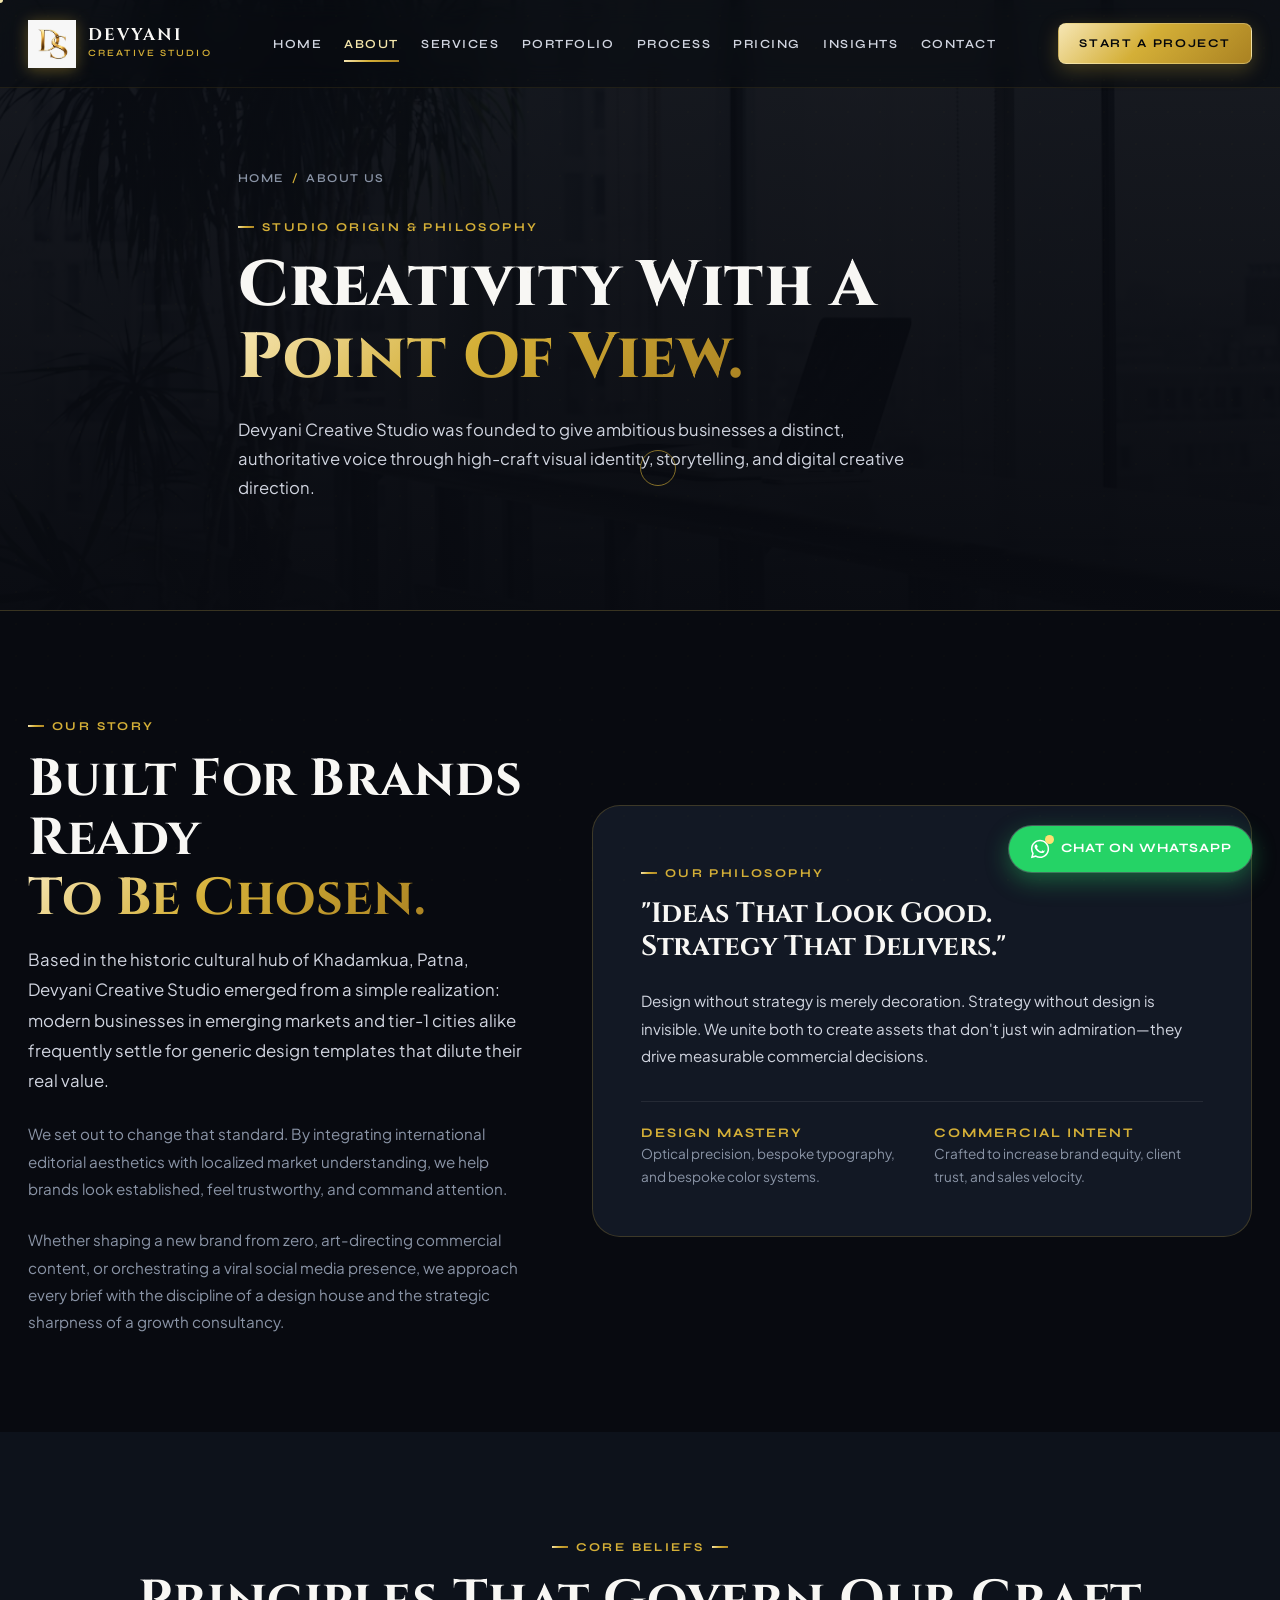
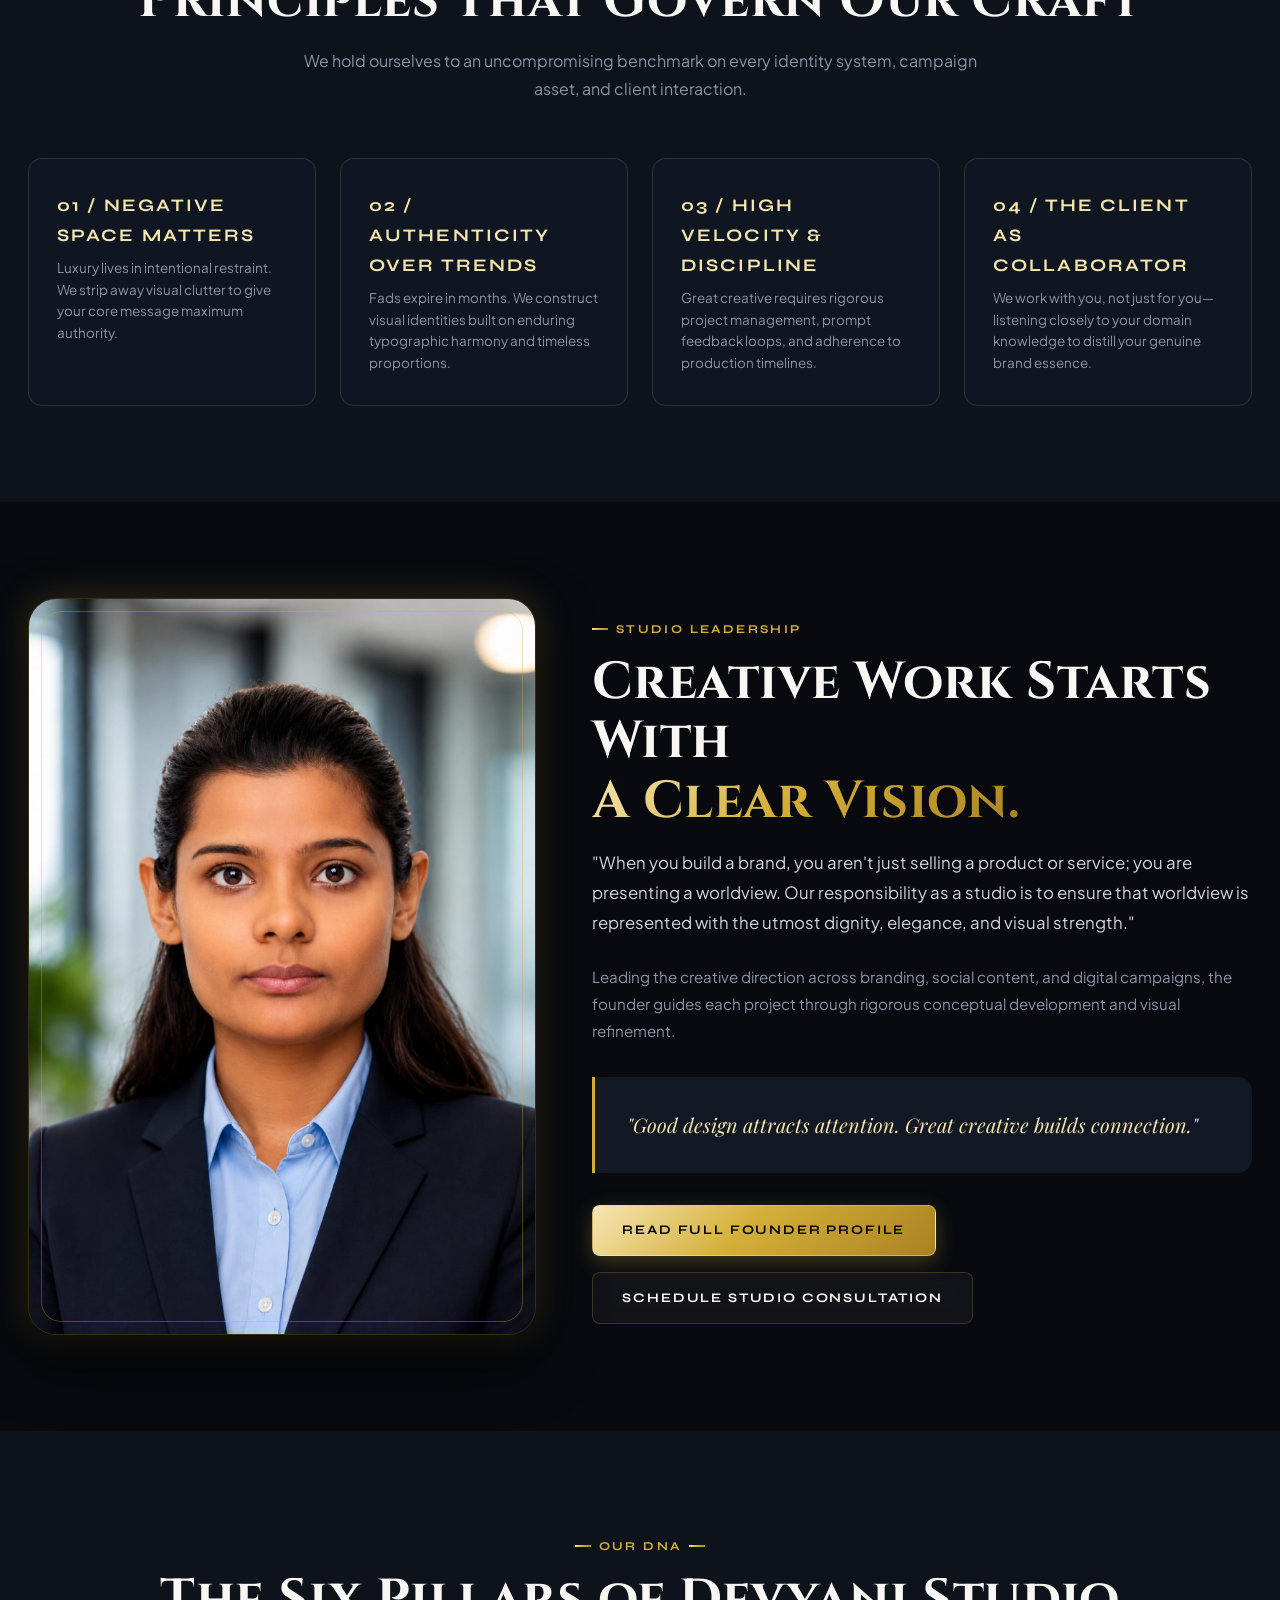
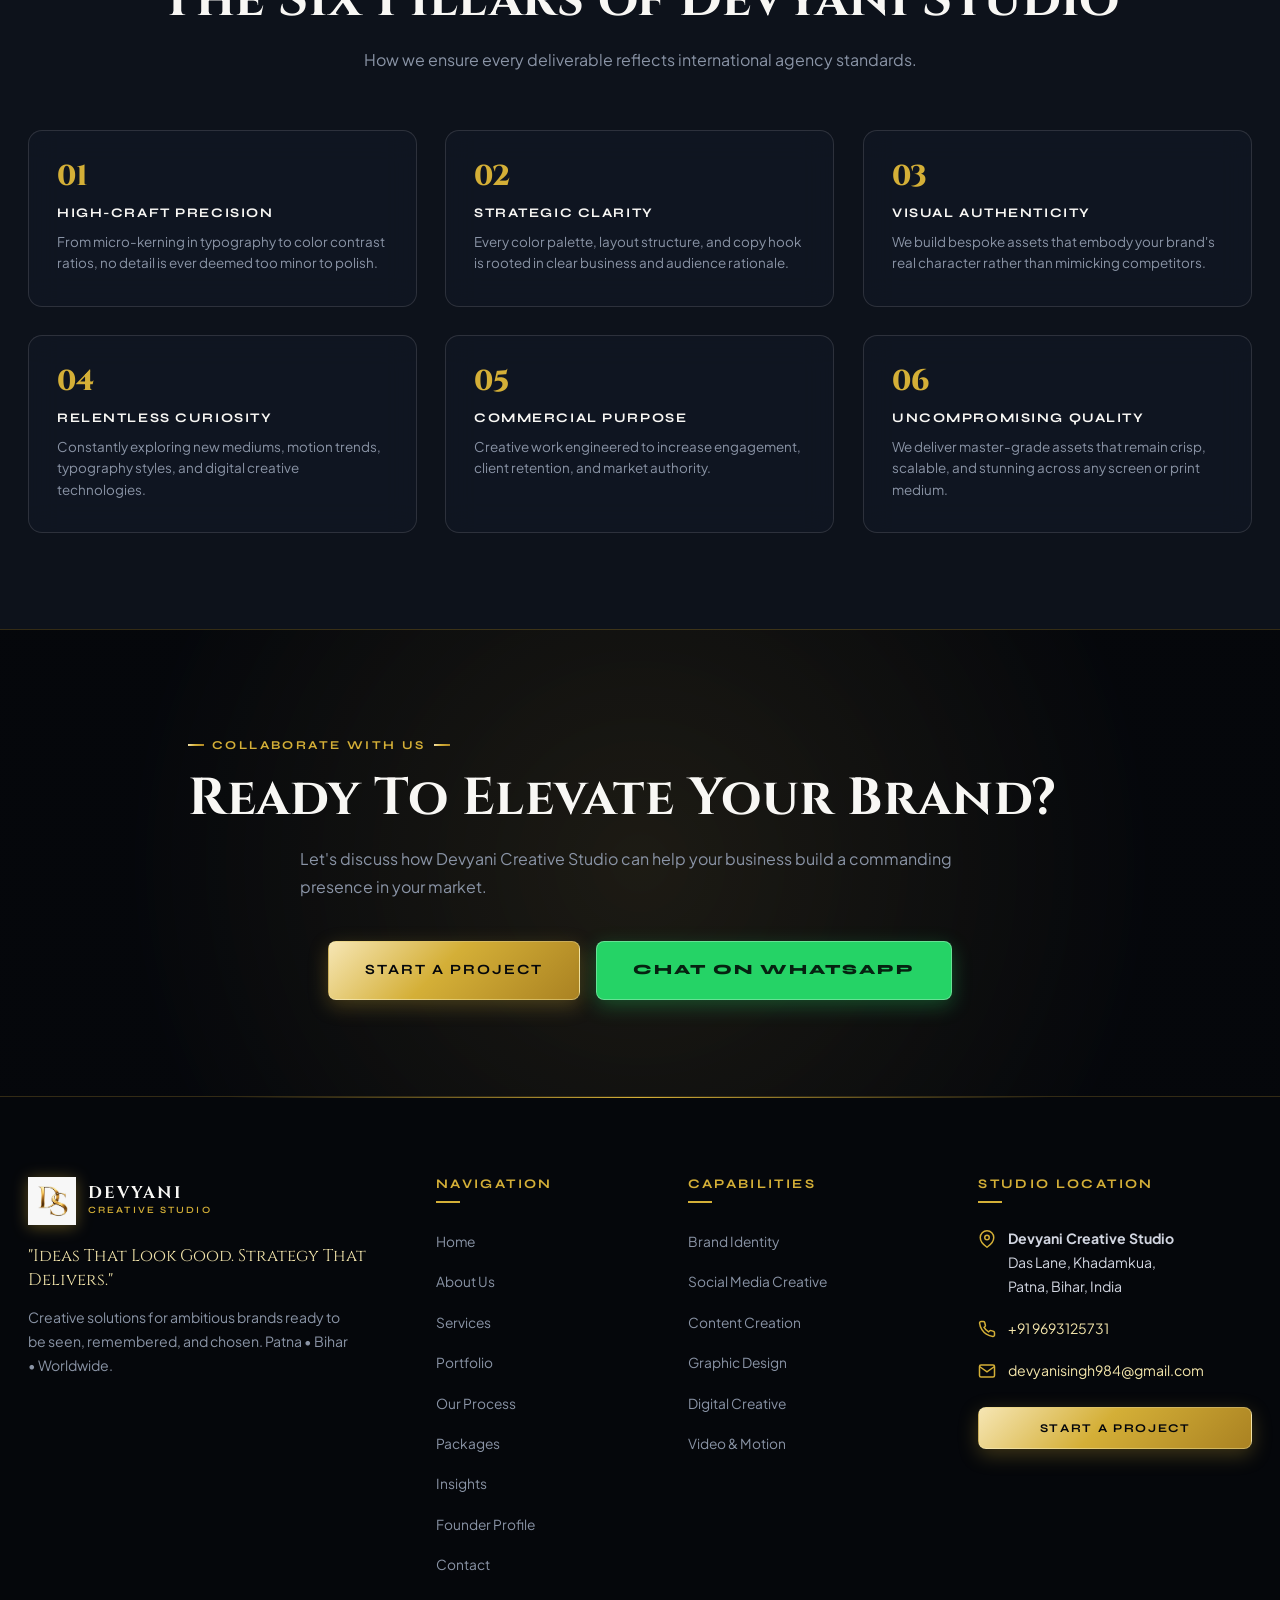
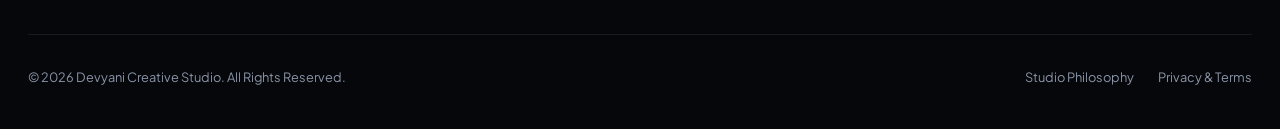
<file: about.html>
<!DOCTYPE html>
<html lang="en">
<head>
  <meta charset="UTF-8">
  <meta name="viewport" content="width=device-width, initial-scale=1.0">
  <title>About Us — Devyani Creative Studio | Creative Agency Patna, Bihar</title>
  <meta name="description" content="Discover the story, vision and creative philosophy behind Devyani Creative Studio. A luxury creative agency in Patna, Bihar delivering world-class brand identity, content creation, and digital design.">
  <meta name="keywords" content="About Devyani Creative Studio, Creative Agency Patna, Branding Studio Bihar, Design Agency Patna, Creative Leadership">

  <!-- Open Graph -->
  <meta property="og:type" content="website">
  <meta property="og:title" content="About Devyani Creative Studio — Creativity With A Point of View">
  <meta property="og:description" content="Learn about our studio story, philosophy, founder, and core values.">
  <meta property="og:image" content="assets/images/logo-ds.png">

  <!-- Favicon -->
  <link rel="icon" type="image/png" href="assets/images/logo-ds.png">

  <!-- Stylesheets -->
  <link rel="stylesheet" href="assets/css/main.css">
  <link rel="stylesheet" href="assets/css/components.css">
  <link rel="stylesheet" href="assets/css/animations.css">
</head>
<body>

  <!-- ==================== GLOBAL HEADER ==================== -->
  <header class="header-main">
    <div class="container header-inner">
      <a href="index.html" class="brand-logo" aria-label="Devyani Creative Studio Home">
        <img src="assets/images/logo-ds.png" alt="Devyani Creative Studio Logo" class="brand-logo-img">
        <div class="brand-logo-text">
          <span class="brand-logo-title">Devyani</span>
          <span class="brand-logo-sub">Creative Studio</span>
        </div>
      </a>

      <nav class="nav-desktop" aria-label="Main Navigation">
        <a href="index.html" class="nav-link">Home</a>
        <a href="about.html" class="nav-link active">About</a>
        <a href="services.html" class="nav-link">Services</a>
        <a href="portfolio.html" class="nav-link">Portfolio</a>
        <a href="process.html" class="nav-link">Process</a>
        <a href="pricing.html" class="nav-link">Pricing</a>
        <a href="insights.html" class="nav-link">Insights</a>
        <a href="contact.html" class="nav-link">Contact</a>
      </nav>

      <div class="header-actions">
        <a href="start-a-project.html" class="btn btn-gold btn-sm header-cta-desktop">Start a Project</a>
        <button class="menu-toggle" id="menuToggle" aria-label="Toggle Navigation Menu">
          <span></span>
          <span></span>
          <span></span>
        </button>
      </div>
    </div>
  </header>

  <!-- ==================== MOBILE NAVIGATION OVERLAY ==================== -->
  <div class="mobile-nav-overlay" id="mobileNavOverlay">
    <div class="mobile-nav-links">
      <a href="index.html" class="mobile-nav-link">Home</a>
      <a href="about.html" class="mobile-nav-link active">About Studio</a>
      <a href="services.html" class="mobile-nav-link">Our Services</a>
      <a href="portfolio.html" class="mobile-nav-link">Portfolio</a>
      <a href="process.html" class="mobile-nav-link">Creative Process</a>
      <a href="pricing.html" class="mobile-nav-link">Packages & Pricing</a>
      <a href="insights.html" class="mobile-nav-link">Journal & Insights</a>
      <a href="founder.html" class="mobile-nav-link">Founder Profile</a>
      <a href="contact.html" class="mobile-nav-link">Contact Us</a>
    </div>
    <div class="mobile-nav-contact">
      <span class="mobile-nav-phone">Direct Line: +91 9693125731</span>
      <a href="mailto:devyanisingh984@gmail.com" class="mobile-nav-phone" style="font-size: 0.85rem; color: var(--gold-primary); margin-top: -0.5rem; text-transform: lowercase;">devyanisingh984@gmail.com</a>
      <a href="start-a-project.html" class="btn btn-gold btn-lg" style="width: 100%;">Start a Project</a>
    </div>
  </div>

  <main>
    <!-- PAGE HERO -->
    <section class="page-hero">
      <img src="assets/images/studio-atmosphere.jpg" alt="Creative Agency Studio" class="page-hero-bg">
      <div class="page-hero-overlay"></div>
      <div class="container page-hero-content reveal">
        <div class="breadcrumbs">
          <a href="index.html">Home</a>
          <span class="breadcrumbs-sep">/</span>
          <span>About Us</span>
        </div>
        <span class="eyebrow">Studio Origin & Philosophy</span>
        <h1 class="page-hero-title">Creativity With A<br><span class="text-gradient-gold">Point Of View.</span></h1>
        <p class="page-hero-desc">
          Devyani Creative Studio was founded to give ambitious businesses a distinct, authoritative voice through high-craft visual identity, storytelling, and digital creative direction.
        </p>
      </div>
    </section>

    <!-- SECTION 1: OUR STORY & PHILOSOPHY -->
    <section class="section-padding" style="background: var(--bg-primary);">
      <div class="container">
        <div class="founder-profile-grid">
          <div class="reveal-left">
            <span class="eyebrow">Our Story</span>
            <h2 class="section-title">Built For Brands Ready<br><span class="text-gradient-gold">To Be Chosen.</span></h2>
            <p style="font-size: 1.05rem; color: var(--text-secondary); line-height: 1.8; margin-bottom: 1.5rem;">
              Based in the historic cultural hub of Khadamkua, Patna, Devyani Creative Studio emerged from a simple realization: modern businesses in emerging markets and tier-1 cities alike frequently settle for generic design templates that dilute their real value.
            </p>
            <p style="font-size: 0.95rem; color: var(--text-muted); line-height: 1.8; margin-bottom: 1.5rem;">
              We set out to change that standard. By integrating international editorial aesthetics with localized market understanding, we help brands look established, feel trustworthy, and command attention.
            </p>
            <p style="font-size: 0.95rem; color: var(--text-muted); line-height: 1.8;">
              Whether shaping a new brand from zero, art-directing commercial content, or orchestrating a viral social media presence, we approach every brief with the discipline of a design house and the strategic sharpness of a growth consultancy.
            </p>
          </div>

          <div class="reveal-right">
            <div style="background: var(--bg-surface); border: 1px solid var(--gold-border); border-radius: var(--radius-xl); padding: 3rem; position: relative;">
              <span class="eyebrow">Our Philosophy</span>
              <h3 style="font-family: var(--font-serif); font-size: 1.75rem; color: var(--text-primary); margin-bottom: 1.5rem;">
                "Ideas That Look Good.<br>Strategy That Delivers."
              </h3>
              <p style="color: var(--text-secondary); font-size: 0.95rem; line-height: 1.8; margin-bottom: 2rem;">
                Design without strategy is merely decoration. Strategy without design is invisible. We unite both to create assets that don't just win admiration—they drive measurable commercial decisions.
              </p>
              
              <div style="display: grid; grid-template-columns: 1fr 1fr; gap: 1.5rem; border-top: 1px solid var(--border-subtle); padding-top: 1.5rem;">
                <div>
                  <h4 style="font-family: var(--font-display); font-size: 0.82rem; color: var(--gold-primary); text-transform: uppercase; letter-spacing: 0.15em;">Design Mastery</h4>
                  <p style="font-size: 0.85rem; color: var(--text-muted);">Optical precision, bespoke typography, and bespoke color systems.</p>
                </div>
                <div>
                  <h4 style="font-family: var(--font-display); font-size: 0.82rem; color: var(--gold-primary); text-transform: uppercase; letter-spacing: 0.15em;">Commercial Intent</h4>
                  <p style="font-size: 0.85rem; color: var(--text-muted);">Crafted to increase brand equity, client trust, and sales velocity.</p>
                </div>
              </div>
            </div>
          </div>
        </div>
      </div>
    </section>

    <!-- SECTION 2: WHAT WE BELIEVE -->
    <section class="section-padding" style="background: var(--bg-secondary);">
      <div class="container">
        <div class="section-header text-center reveal">
          <span class="eyebrow eyebrow-center">Core Beliefs</span>
          <h2 class="section-title">Principles That Govern Our Craft</h2>
          <p class="section-subtitle">We hold ourselves to an uncompromising benchmark on every identity system, campaign asset, and client interaction.</p>
        </div>

        <div class="trust-grid reveal">
          <div class="stat-card">
            <div class="stat-label" style="font-size: 1.1rem; color: var(--gold-light);">01 / Negative Space Matters</div>
            <p class="stat-desc">Luxury lives in intentional restraint. We strip away visual clutter to give your core message maximum authority.</p>
          </div>
          <div class="stat-card">
            <div class="stat-label" style="font-size: 1.1rem; color: var(--gold-light);">02 / Authenticity Over Trends</div>
            <p class="stat-desc">Fads expire in months. We construct visual identities built on enduring typographic harmony and timeless proportions.</p>
          </div>
          <div class="stat-card">
            <div class="stat-label" style="font-size: 1.1rem; color: var(--gold-light);">03 / High Velocity & Discipline</div>
            <p class="stat-desc">Great creative requires rigorous project management, prompt feedback loops, and adherence to production timelines.</p>
          </div>
          <div class="stat-card">
            <div class="stat-label" style="font-size: 1.1rem; color: var(--gold-light);">04 / The Client As Collaborator</div>
            <p class="stat-desc">We work with you, not just for you—listening closely to your domain knowledge to distill your genuine brand essence.</p>
          </div>
        </div>
      </div>
    </section>

    <!-- SECTION 3: FOUNDER PROFILE HIGHLIGHT -->
    <section class="section-padding" style="background: var(--bg-primary);">
      <div class="container">
        <div class="founder-profile-grid">
          <div class="founder-img-frame reveal-left">
            <img src="assets/images/founder-portrait.png" alt="Founder of Devyani Creative Studio" class="founder-portrait-img">
          </div>
          <div class="reveal-right">
            <span class="eyebrow">Studio Leadership</span>
            <h2 class="section-title">Creative Work Starts With<br><span class="text-gradient-gold">A Clear Vision.</span></h2>
            <p style="font-size: 1.05rem; color: var(--text-secondary); line-height: 1.8; margin-bottom: 1.5rem;">
              "When you build a brand, you aren't just selling a product or service; you are presenting a worldview. Our responsibility as a studio is to ensure that worldview is represented with the utmost dignity, elegance, and visual strength."
            </p>
            <p style="font-size: 0.95rem; color: var(--text-muted); line-height: 1.8; margin-bottom: 1.5rem;">
              Leading the creative direction across branding, social content, and digital campaigns, the founder guides each project through rigorous conceptual development and visual refinement.
            </p>

            <div class="founder-quote-banner">
              <p class="founder-quote-text">
                "Good design attracts attention. Great creative builds connection."
              </p>
            </div>

            <div class="btn-group">
              <a href="founder.html" class="btn btn-gold">Read Full Founder Profile</a>
              <a href="contact.html" class="btn btn-outline">Schedule Studio Consultation</a>
            </div>
          </div>
        </div>
      </div>
    </section>

    <!-- SECTION 4: 6 STUDIO VALUES -->
    <section class="section-padding" style="background: var(--bg-secondary);">
      <div class="container">
        <div class="section-header text-center reveal">
          <span class="eyebrow eyebrow-center">Our DNA</span>
          <h2 class="section-title">The Six Pillars of Devyani Studio</h2>
          <p class="section-subtitle">How we ensure every deliverable reflects international agency standards.</p>
        </div>

        <div class="services-grid">
          <div class="stat-card reveal delay-1">
            <div class="stat-number" style="font-size: 1.8rem; color: var(--gold-primary);">01</div>
            <div class="stat-label">High-Craft Precision</div>
            <p class="stat-desc">From micro-kerning in typography to color contrast ratios, no detail is ever deemed too minor to polish.</p>
          </div>
          <div class="stat-card reveal delay-2">
            <div class="stat-number" style="font-size: 1.8rem; color: var(--gold-primary);">02</div>
            <div class="stat-label">Strategic Clarity</div>
            <p class="stat-desc">Every color palette, layout structure, and copy hook is rooted in clear business and audience rationale.</p>
          </div>
          <div class="stat-card reveal delay-3">
            <div class="stat-number" style="font-size: 1.8rem; color: var(--gold-primary);">03</div>
            <div class="stat-label">Visual Authenticity</div>
            <p class="stat-desc">We build bespoke assets that embody your brand's real character rather than mimicking competitors.</p>
          </div>
          <div class="stat-card reveal delay-1">
            <div class="stat-number" style="font-size: 1.8rem; color: var(--gold-primary);">04</div>
            <div class="stat-label">Relentless Curiosity</div>
            <p class="stat-desc">Constantly exploring new mediums, motion trends, typography styles, and digital creative technologies.</p>
          </div>
          <div class="stat-card reveal delay-2">
            <div class="stat-number" style="font-size: 1.8rem; color: var(--gold-primary);">05</div>
            <div class="stat-label">Commercial Purpose</div>
            <p class="stat-desc">Creative work engineered to increase engagement, client retention, and market authority.</p>
          </div>
          <div class="stat-card reveal delay-3">
            <div class="stat-number" style="font-size: 1.8rem; color: var(--gold-primary);">06</div>
            <div class="stat-label">Uncompromising Quality</div>
            <p class="stat-desc">We deliver master-grade assets that remain crisp, scalable, and stunning across any screen or print medium.</p>
          </div>
        </div>
      </div>
    </section>

    <!-- SECTION 5: FINAL CTA -->
    <section class="section-padding" style="background: radial-gradient(circle at center, rgba(212, 175, 55, 0.1) 0%, rgba(5, 7, 11, 0.98) 75%); border-top: 1px solid var(--gold-border);">
      <div class="container container-narrow text-center reveal">
        <span class="eyebrow eyebrow-center">Collaborate With Us</span>
        <h2 class="section-title">Ready To Elevate Your Brand?</h2>
        <p class="section-subtitle" style="margin-bottom: 2.5rem;">
          Let's discuss how Devyani Creative Studio can help your business build a commanding presence in your market.
        </p>
        <div class="btn-group" style="justify-content: center;">
          <a href="start-a-project.html" class="btn btn-gold btn-lg">Start a Project</a>
          <a href="https://wa.me/919693125731" target="_blank" class="btn btn-whatsapp btn-lg">Chat on WhatsApp</a>
        </div>
      </div>
    </section>
  </main>

  <!-- ==================== FLOATING WHATSAPP CTA ==================== -->
  <a href="https://wa.me/919693125731" target="_blank" class="floating-whatsapp" aria-label="Chat on WhatsApp">
    <div style="position: relative;">
      <svg class="whatsapp-icon-pulse" viewBox="0 0 24 24"><path d="M12.04 2C6.58 2 2.13 6.45 2.13 11.91C2.13 13.66 2.59 15.36 3.45 16.86L2.05 22L7.3 20.62C8.75 21.41 10.38 21.83 12.04 21.83C17.5 21.83 21.95 17.38 21.95 11.92C21.95 6.46 17.5 2 12.04 2M12.05 20.15C10.56 20.15 9.11 19.76 7.85 19L7.55 18.83L4.43 19.65L5.26 16.61L5.06 16.29C4.24 14.99 3.81 13.47 3.81 11.91C3.81 7.37 7.5 3.68 12.04 3.68C14.25 3.68 16.31 4.54 17.87 6.1C19.42 7.66 20.28 9.72 20.28 11.92C20.28 16.46 16.58 20.15 12.05 20.15M16.57 14.36C16.32 14.23 15.1 13.63 14.88 13.55C14.65 13.47 14.49 13.43 14.32 13.68C14.16 13.93 13.69 14.47 13.54 14.64C13.4 14.8 13.25 14.82 13 14.7C12.75 14.57 11.7 14.23 10.45 13.12C9.48 12.25 8.83 11.18 8.7 10.97C8.58 10.77 8.69 10.65 8.81 10.53C8.92 10.42 9.06 10.25 9.18 10.11C9.31 9.97 9.35 9.87 9.43 9.7C9.51 9.54 9.47 9.4 9.41 9.27C9.35 9.15 8.86 7.95 8.66 7.46C8.46 6.98 8.26 7.04 8.11 7.04C7.97 7.03 7.8 7.03 7.64 7.03C7.47 7.03 7.2 7.1 6.97 7.34C6.75 7.59 6.11 8.19 6.11 9.41C6.11 10.63 7 11.81 7.12 11.97C7.25 12.14 8.87 14.63 11.35 15.7C11.94 15.96 12.4 16.11 12.76 16.23C13.51 16.46 14.19 16.43 14.73 16.35C15.33 16.26 16.57 15.6 16.83 14.88C17.09 14.15 17.09 13.53 17.01 13.4C16.93 13.28 16.81 13.21 16.57 13.08Z"/></svg>
      <div class="whatsapp-badge"></div>
    </div>
    <span>Chat on WhatsApp</span>
  </a>

  <!-- ==================== MOBILE BOTTOM QUICK BAR ==================== -->
  <div class="mobile-quick-bar">
    <a href="tel:+919693125731" class="mobile-quick-btn">
      <svg width="18" height="18" viewBox="0 0 24 24" fill="none" stroke="currentColor" stroke-width="2"><path d="M22 16.92v3a2 2 0 0 1-2.18 2 19.79 19.79 0 0 1-8.63-3.07 19.5 19.5 0 0 1-6-6 19.79 19.79 0 0 1-3.07-8.67A2 2 0 0 1 4.11 2h3a2 2 0 0 1 2 1.72 12.84 12.84 0 0 0 .7 2.81 2 2 0 0 1-.45 2.11L8.09 9.91a16 16 0 0 0 6 6l1.27-1.27a2 2 0 0 1 2.11-.45 12.84 12.84 0 0 0 2.81.7A2 2 0 0 1 22 16.92z"/></svg>
      <span>Call</span>
    </a>
    <a href="https://wa.me/919693125731" target="_blank" class="mobile-quick-btn" style="color: #25D366;">
      <svg width="18" height="18" viewBox="0 0 24 24" fill="currentColor"><path d="M12.04 2C6.58 2 2.13 6.45 2.13 11.91C2.13 13.66 2.59 15.36 3.45 16.86L2.05 22L7.3 20.62C8.75 21.41 10.38 21.83 12.04 21.83C17.5 21.83 21.95 17.38 21.95 11.92C21.95 6.46 17.5 2 12.04 2"/></svg>
      <span>WhatsApp</span>
    </a>
    <a href="start-a-project.html" class="mobile-quick-btn gold-quick">
      <svg width="18" height="18" viewBox="0 0 24 24" fill="none" stroke="currentColor" stroke-width="2.5"><path d="M5 12h14M12 5l7 7-7 7"/></svg>
      <span>Brief Us</span>
    </a>
  </div>

  <!-- ==================== GLOBAL FOOTER ==================== -->
  <footer class="footer-main">
    <div class="container">
      <div class="footer-grid">
        <div class="footer-col-brand">
          <a href="index.html" class="brand-logo">
            <img src="assets/images/logo-ds.png" alt="Devyani Creative Studio Logo" class="brand-logo-img">
            <div class="brand-logo-text">
              <span class="brand-logo-title">Devyani</span>
              <span class="brand-logo-sub">Creative Studio</span>
            </div>
          </a>
          <p class="footer-tagline">"Ideas That Look Good. Strategy That Delivers."</p>
          <p class="footer-desc">
            Creative solutions for ambitious brands ready to be seen, remembered, and chosen. Patna • Bihar • Worldwide.
          </p>
        </div>

        <div>
          <h4 class="footer-col-title">Navigation</h4>
          <ul class="footer-links">
            <li><a href="index.html" class="footer-link">Home</a></li>
            <li><a href="about.html" class="footer-link">About Us</a></li>
            <li><a href="services.html" class="footer-link">Services</a></li>
            <li><a href="portfolio.html" class="footer-link">Portfolio</a></li>
            <li><a href="process.html" class="footer-link">Our Process</a></li>
            <li><a href="pricing.html" class="footer-link">Packages</a></li>
            <li><a href="insights.html" class="footer-link">Insights</a></li>
            <li><a href="founder.html" class="footer-link">Founder Profile</a></li>
            <li><a href="contact.html" class="footer-link">Contact</a></li>
          </ul>
        </div>

        <div>
          <h4 class="footer-col-title">Capabilities</h4>
          <ul class="footer-links">
            <li><a href="services.html#brand-identity" class="footer-link">Brand Identity</a></li>
            <li><a href="services.html#social-media" class="footer-link">Social Media Creative</a></li>
            <li><a href="services.html#content-creation" class="footer-link">Content Creation</a></li>
            <li><a href="services.html#graphic-design" class="footer-link">Graphic Design</a></li>
            <li><a href="services.html#digital-creative" class="footer-link">Digital Creative</a></li>
            <li><a href="services.html#video-motion" class="footer-link">Video & Motion</a></li>
          </ul>
        </div>

        <div class="footer-col-contact">
          <h4 class="footer-col-title">Studio Location</h4>
          <div class="footer-contact-item">
            <svg class="footer-contact-icon" viewBox="0 0 24 24" fill="none" stroke="currentColor" stroke-width="2"><path d="M21 10c0 7-9 13-9 13s-9-6-9-13a9 9 0 0 1 18 0z"/><circle cx="12" cy="10" r="3"/></svg>
            <div>
              <strong>Devyani Creative Studio</strong><br>
              Das Lane, Khadamkua,<br>
              Patna, Bihar, India
            </div>
          </div>

          <div class="footer-contact-item">
            <svg class="footer-contact-icon" viewBox="0 0 24 24" fill="none" stroke="currentColor" stroke-width="2"><path d="M22 16.92v3a2 2 0 0 1-2.18 2 19.79 19.79 0 0 1-8.63-3.07 19.5 19.5 0 0 1-6-6 19.79 19.79 0 0 1-3.07-8.67A2 2 0 0 1 4.11 2h3a2 2 0 0 1 2 1.72 12.84 12.84 0 0 0 .7 2.81 2 2 0 0 1-.45 2.11L8.09 9.91a16 16 0 0 0 6 6l1.27-1.27a2 2 0 0 1 2.11-.45 12.84 12.84 0 0 0 2.81.7A2 2 0 0 1 22 16.92z"/></svg>
            <div>
              <a href="tel:+919693125731" style="color: var(--gold-light);">+91 9693125731</a>
            </div>
          </div>

          <div class="footer-contact-item">
            <svg class="footer-contact-icon" viewBox="0 0 24 24" fill="none" stroke="currentColor" stroke-width="2"><path d="M4 4h16c1.1 0 2 .9 2 2v12c0 1.1-.9 2-2 2H4c-1.1 0-2-.9-2-2V6c0-1.1.9-2 2-2z"/><polyline points="22,6 12,13 2,6"/></svg>
            <div>
              <a href="mailto:devyanisingh984@gmail.com" style="color: var(--gold-light);">devyanisingh984@gmail.com</a>
            </div>
          </div>

          <div style="margin-top: 1.5rem;">
            <a href="start-a-project.html" class="btn btn-gold btn-sm" style="width: 100%;">Start a Project</a>
          </div>
        </div>
      </div>

      <div class="footer-bottom">
        <div>&copy; 2026 Devyani Creative Studio. All Rights Reserved.</div>
        <div class="footer-legal-links">
          <a href="about.html">Studio Philosophy</a>
          <a href="contact.html">Privacy & Terms</a>
        </div>
      </div>
    </div>
  </footer>

  <!-- Scripts -->
  <script src="assets/js/main.js"></script>
</body>
</html>
</file>
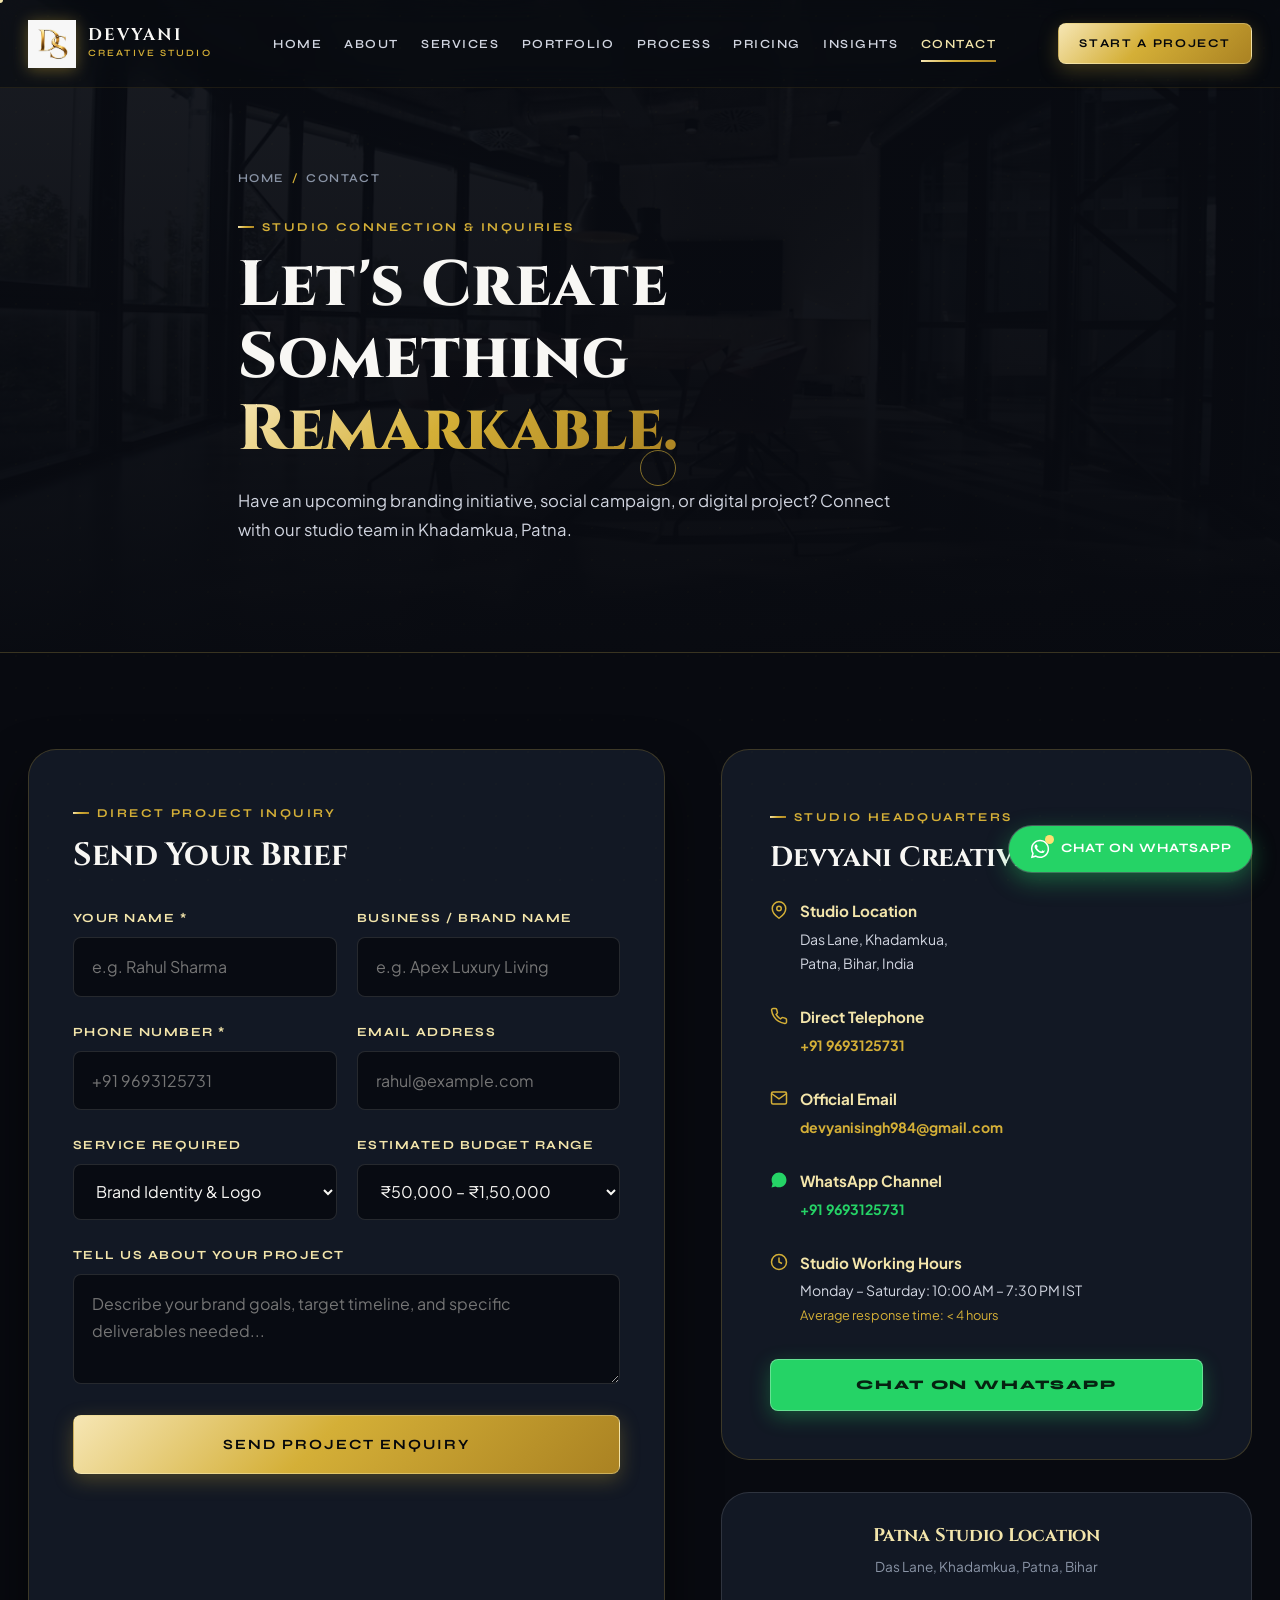
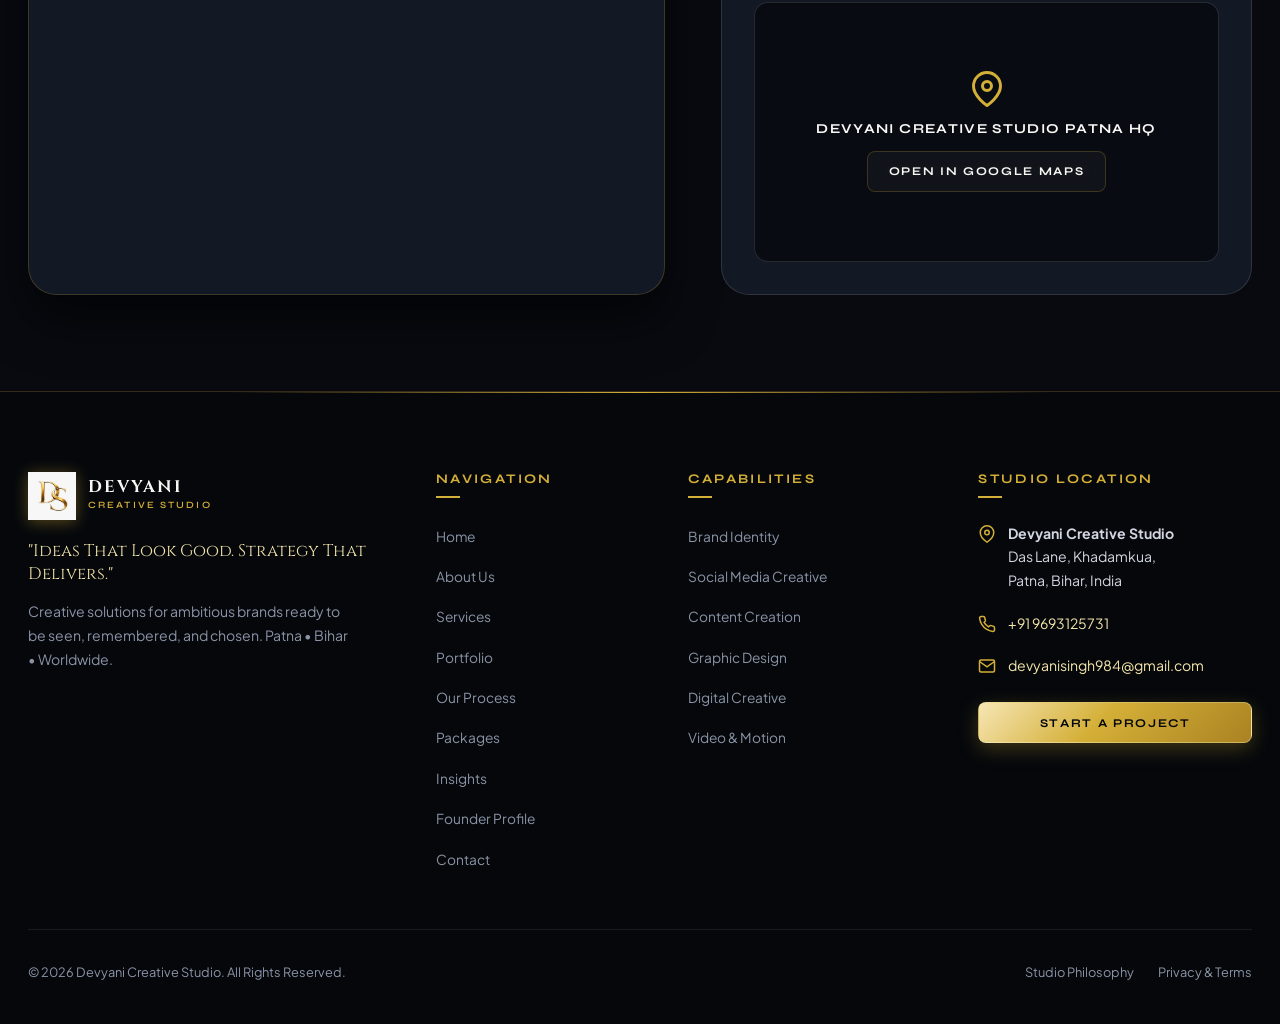
<file: contact.html>
<!DOCTYPE html>
<html lang="en">
<head>
  <meta charset="UTF-8">
  <meta name="viewport" content="width=device-width, initial-scale=1.0">
  <title>Contact Us — Devyani Creative Studio | Creative Agency Patna, Bihar</title>
  <meta name="description" content="Connect with Devyani Creative Studio in Patna, Bihar. Discuss your brand identity, social media creative, graphic design, and commercial content requirements.">
  <meta name="keywords" content="Contact Devyani Creative Studio, Creative Agency Patna Phone, Branding Agency Khadamkua, Studio Address Bihar">

  <!-- Open Graph -->
  <meta property="og:type" content="website">
  <meta property="og:title" content="Let's Create Something Remarkable — Devyani Creative Studio Contact">
  <meta property="og:description" content="Connect directly with our studio in Khadamkua, Patna. Direct Line & WhatsApp: +91 9693125731">
  <meta property="og:image" content="assets/images/logo-ds.png">

  <!-- Favicon -->
  <link rel="icon" type="image/png" href="assets/images/logo-ds.png">

  <!-- Stylesheets -->
  <link rel="stylesheet" href="assets/css/main.css">
  <link rel="stylesheet" href="assets/css/components.css">
  <link rel="stylesheet" href="assets/css/animations.css">
</head>
<body>

  <!-- ==================== GLOBAL HEADER ==================== -->
  <header class="header-main">
    <div class="container header-inner">
      <a href="index.html" class="brand-logo" aria-label="Devyani Creative Studio Home">
        <img src="assets/images/logo-ds.png" alt="Devyani Creative Studio Logo" class="brand-logo-img">
        <div class="brand-logo-text">
          <span class="brand-logo-title">Devyani</span>
          <span class="brand-logo-sub">Creative Studio</span>
        </div>
      </a>

      <nav class="nav-desktop" aria-label="Main Navigation">
        <a href="index.html" class="nav-link">Home</a>
        <a href="about.html" class="nav-link">About</a>
        <a href="services.html" class="nav-link">Services</a>
        <a href="portfolio.html" class="nav-link">Portfolio</a>
        <a href="process.html" class="nav-link">Process</a>
        <a href="pricing.html" class="nav-link">Pricing</a>
        <a href="insights.html" class="nav-link">Insights</a>
        <a href="contact.html" class="nav-link active">Contact</a>
      </nav>

      <div class="header-actions">
        <a href="start-a-project.html" class="btn btn-gold btn-sm header-cta-desktop">Start a Project</a>
        <button class="menu-toggle" id="menuToggle" aria-label="Toggle Navigation Menu">
          <span></span>
          <span></span>
          <span></span>
        </button>
      </div>
    </div>
  </header>

  <!-- ==================== MOBILE NAVIGATION OVERLAY ==================== -->
  <div class="mobile-nav-overlay" id="mobileNavOverlay">
    <div class="mobile-nav-links">
      <a href="index.html" class="mobile-nav-link">Home</a>
      <a href="about.html" class="mobile-nav-link">About Studio</a>
      <a href="services.html" class="mobile-nav-link">Our Services</a>
      <a href="portfolio.html" class="mobile-nav-link">Portfolio</a>
      <a href="process.html" class="mobile-nav-link">Creative Process</a>
      <a href="pricing.html" class="mobile-nav-link">Packages & Pricing</a>
      <a href="insights.html" class="mobile-nav-link">Journal & Insights</a>
      <a href="founder.html" class="mobile-nav-link">Founder Profile</a>
      <a href="contact.html" class="mobile-nav-link active">Contact Us</a>
    </div>
    <div class="mobile-nav-contact">
      <span class="mobile-nav-phone">Direct Line: +91 9693125731</span>
      <a href="mailto:devyanisingh984@gmail.com" class="mobile-nav-phone" style="font-size: 0.85rem; color: var(--gold-primary); margin-top: -0.5rem; text-transform: lowercase;">devyanisingh984@gmail.com</a>
      <a href="start-a-project.html" class="btn btn-gold btn-lg" style="width: 100%;">Start a Project</a>
    </div>
  </div>

  <main>
    <!-- PAGE HERO -->
    <section class="page-hero">
      <img src="assets/images/contact-hero.jpg" alt="Contact Devyani Creative Studio" class="page-hero-bg">
      <div class="page-hero-overlay"></div>
      <div class="container page-hero-content reveal">
        <div class="breadcrumbs">
          <a href="index.html">Home</a>
          <span class="breadcrumbs-sep">/</span>
          <span>Contact</span>
        </div>
        <span class="eyebrow">Studio Connection & Inquiries</span>
        <h1 class="page-hero-title">Let's Create Something<br><span class="text-gradient-gold">Remarkable.</span></h1>
        <p class="page-hero-desc">
          Have an upcoming branding initiative, social campaign, or digital project? Connect with our studio team in Khadamkua, Patna.
        </p>
      </div>
    </section>

    <!-- SECTION: CONTACT FORM & STUDIO HUB -->
    <section class="section-padding" style="background: var(--bg-primary);">
      <div class="container">
        
        <div class="contact-grid">
          
          <!-- Column 1: Interactive Inquiry Form -->
          <div class="contact-info-card reveal-left">
            <span class="eyebrow">Direct Project Inquiry</span>
            <h2 style="font-family: var(--font-serif); font-size: 2rem; color: var(--text-primary); margin-bottom: 2rem;">
              Send Your Brief
            </h2>

            <form id="studioContactForm">
              <div class="form-row">
                <div class="form-group">
                  <label class="form-label" for="contactName">Your Name *</label>
                  <input type="text" id="contactName" class="form-input" placeholder="e.g. Rahul Sharma" required>
                </div>

                <div class="form-group">
                  <label class="form-label" for="contactBusiness">Business / Brand Name</label>
                  <input type="text" id="contactBusiness" class="form-input" placeholder="e.g. Apex Luxury Living">
                </div>
              </div>

              <div class="form-row">
                <div class="form-group">
                  <label class="form-label" for="contactPhone">Phone Number *</label>
                  <input type="tel" id="contactPhone" class="form-input" placeholder="+91 9693125731" required>
                </div>

                <div class="form-group">
                  <label class="form-label" for="contactEmail">Email Address</label>
                  <input type="email" id="contactEmail" class="form-input" placeholder="rahul@example.com">
                </div>
              </div>

              <div class="form-row">
                <div class="form-group">
                  <label class="form-label" for="contactService">Service Required</label>
                  <select id="contactService" class="form-select">
                    <option value="Brand Identity">Brand Identity & Logo</option>
                    <option value="Social Media Creative">Social Media Creative</option>
                    <option value="Content Creation">Commercial Content Creation</option>
                    <option value="Graphic Design">Editorial & Graphic Design</option>
                    <option value="Digital Creative">Digital Creative & Ads</option>
                    <option value="Video & Motion">Video & Motion Creative</option>
                    <option value="Full 360 Campaign">Full 360° Studio Campaign</option>
                  </select>
                </div>

                <div class="form-group">
                  <label class="form-label" for="contactBudget">Estimated Budget Range</label>
                  <select id="contactBudget" class="form-select">
                    <option value="₹25,000 – ₹50,000">₹25,000 – ₹50,000</option>
                    <option value="₹50,000 – ₹1,50,000" selected>₹50,000 – ₹1,50,000</option>
                    <option value="₹1,50,000 – ₹3,00,000">₹1,50,000 – ₹3,00,000</option>
                    <option value="₹3,00,000+">₹3,00,000+ (Comprehensive Campaign)</option>
                  </select>
                </div>
              </div>

              <div class="form-group">
                <label class="form-label" for="contactMessage">Tell Us About Your Project</label>
                <textarea id="contactMessage" class="form-textarea" placeholder="Describe your brand goals, target timeline, and specific deliverables needed..."></textarea>
              </div>

              <button type="submit" class="btn btn-gold btn-lg" style="width: 100%;">
                Send Project Enquiry
              </button>

              <div id="contactFormFeedback"></div>
            </form>
          </div>

          <!-- Column 2: Studio Information Cards & Location -->
          <div class="reveal-right">
            
            <div style="background: var(--bg-surface); border: 1px solid var(--gold-border); border-radius: var(--radius-xl); padding: 3rem; margin-bottom: 2rem;">
              <span class="eyebrow">Studio Headquarters</span>
              <h3 style="font-family: var(--font-serif); font-size: 1.75rem; color: var(--text-primary); margin-bottom: 1.5rem;">
                Devyani Creative Studio
              </h3>

              <!-- Address Item -->
              <div class="footer-contact-item" style="margin-bottom: 1.75rem;">
                <svg class="footer-contact-icon" viewBox="0 0 24 24" fill="none" stroke="currentColor" stroke-width="2"><path d="M21 10c0 7-9 13-9 13s-9-6-9-13a9 9 0 0 1 18 0z"/><circle cx="12" cy="10" r="3"/></svg>
                <div>
                  <strong style="color: var(--gold-light); font-size: 0.95rem;">Studio Location</strong>
                  <p style="color: var(--text-secondary); margin-top: 4px;">
                    Das Lane, Khadamkua,<br>
                    Patna, Bihar, India
                  </p>
                </div>
              </div>

              <!-- Phone Item -->
              <div class="footer-contact-item" style="margin-bottom: 1.75rem;">
                <svg class="footer-contact-icon" viewBox="0 0 24 24" fill="none" stroke="currentColor" stroke-width="2"><path d="M22 16.92v3a2 2 0 0 1-2.18 2 19.79 19.79 0 0 1-8.63-3.07 19.5 19.5 0 0 1-6-6 19.79 19.79 0 0 1-3.07-8.67A2 2 0 0 1 4.11 2h3a2 2 0 0 1 2 1.72 12.84 12.84 0 0 0 .7 2.81 2 2 0 0 1-.45 2.11L8.09 9.91a16 16 0 0 0 6 6l1.27-1.27a2 2 0 0 1 2.11-.45 12.84 12.84 0 0 0 2.81.7A2 2 0 0 1 22 16.92z"/></svg>
                <div>
                  <strong style="color: var(--gold-light); font-size: 0.95rem;">Direct Telephone</strong>
                  <p style="margin-top: 4px;">
                    <a href="tel:+919693125731" style="color: var(--gold-primary); font-weight: 700;">+91 9693125731</a>
                  </p>
                </div>
              </div>

                            <!-- Email Item -->
              <div class="footer-contact-item" style="margin-bottom: 1.75rem;">
                <svg class="footer-contact-icon" viewBox="0 0 24 24" fill="none" stroke="currentColor" stroke-width="2"><path d="M4 4h16c1.1 0 2 .9 2 2v12c0 1.1-.9 2-2 2H4c-1.1 0-2-.9-2-2V6c0-1.1.9-2 2-2z"/><polyline points="22,6 12,13 2,6"/></svg>
                <div>
                  <strong style="color: var(--gold-light); font-size: 0.95rem;">Official Email</strong>
                  <p style="margin-top: 4px;">
                    <a href="mailto:devyanisingh984@gmail.com" style="color: var(--gold-primary); font-weight: 700;">devyanisingh984@gmail.com</a>
                  </p>
                </div>
              </div>

              <!-- WhatsApp Item -->
              <div class="footer-contact-item" style="margin-bottom: 1.75rem;">
                <svg class="footer-contact-icon" viewBox="0 0 24 24" fill="currentColor" style="color: #25D366;"><path d="M12.04 2C6.58 2 2.13 6.45 2.13 11.91C2.13 13.66 2.59 15.36 3.45 16.86L2.05 22L7.3 20.62C8.75 21.41 10.38 21.83 12.04 21.83C17.5 21.83 21.95 17.38 21.95 11.92C21.95 6.46 17.5 2 12.04 2"/></svg>
                <div>
                  <strong style="color: var(--gold-light); font-size: 0.95rem;">WhatsApp Channel</strong>
                  <p style="margin-top: 4px;">
                    <a href="https://wa.me/919693125731" target="_blank" style="color: #25D366; font-weight: 700;">+91 9693125731</a>
                  </p>
                </div>
              </div>

              <!-- Business Hours -->
              <div class="footer-contact-item">
                <svg class="footer-contact-icon" viewBox="0 0 24 24" fill="none" stroke="currentColor" stroke-width="2"><circle cx="12" cy="12" r="10"/><polyline points="12 6 12 12 16 14"/></svg>
                <div>
                  <strong style="color: var(--gold-light); font-size: 0.95rem;">Studio Working Hours</strong>
                  <p style="color: var(--text-secondary); margin-top: 4px;">
                    Monday – Saturday: 10:00 AM – 7:30 PM IST<br>
                    <span style="font-size: 0.8rem; color: var(--gold-primary);">Average response time: &lt; 4 hours</span>
                  </p>
                </div>
              </div>

              <div style="margin-top: 2rem;">
                <a href="https://wa.me/919693125731" target="_blank" class="btn btn-whatsapp" style="width: 100%;">
                  Chat on WhatsApp
                </a>
              </div>
            </div>

            <!-- Styled Map Display Card -->
            <div style="background: var(--bg-surface); border: 1px solid var(--border-card); border-radius: var(--radius-xl); padding: 2rem; text-align: center;">
              <h4 style="font-family: var(--font-serif); font-size: 1.15rem; color: var(--gold-light); margin-bottom: 0.5rem;">Patna Studio Location</h4>
              <p style="font-size: 0.85rem; color: var(--text-muted); margin-bottom: 1.5rem;">Das Lane, Khadamkua, Patna, Bihar</p>
              <div class="map-embed-frame" style="background: rgba(8,10,16,0.9); display: flex; align-items: center; justify-content: center; flex-direction: column; gap: 10px; padding: 1.5rem;">
                <svg width="36" height="36" viewBox="0 0 24 24" fill="none" stroke="var(--gold-primary)" stroke-width="2"><path d="M21 10c0 7-9 13-9 13s-9-6-9-13a9 9 0 0 1 18 0z"/><circle cx="12" cy="10" r="3"/></svg>
                <span style="font-family: var(--font-display); font-size: 0.85rem; color: var(--text-primary); font-weight: 700; text-transform: uppercase; letter-spacing: 0.1em;">Devyani Creative Studio Patna HQ</span>
                <a href="https://maps.google.com/?q=Khadamkua+Patna+Bihar" target="_blank" class="btn btn-outline btn-sm">Open in Google Maps</a>
              </div>
            </div>

          </div>

        </div>

      </div>
    </section>
  </main>

  <!-- ==================== FLOATING WHATSAPP CTA ==================== -->
  <a href="https://wa.me/919693125731" target="_blank" class="floating-whatsapp" aria-label="Chat on WhatsApp">
    <div style="position: relative;">
      <svg class="whatsapp-icon-pulse" viewBox="0 0 24 24"><path d="M12.04 2C6.58 2 2.13 6.45 2.13 11.91C2.13 13.66 2.59 15.36 3.45 16.86L2.05 22L7.3 20.62C8.75 21.41 10.38 21.83 12.04 21.83C17.5 21.83 21.95 17.38 21.95 11.92C21.95 6.46 17.5 2 12.04 2M12.05 20.15C10.56 20.15 9.11 19.76 7.85 19L7.55 18.83L4.43 19.65L5.26 16.61L5.06 16.29C4.24 14.99 3.81 13.47 3.81 11.91C3.81 7.37 7.5 3.68 12.04 3.68C14.25 3.68 16.31 4.54 17.87 6.1C19.42 7.66 20.28 9.72 20.28 11.92C20.28 16.46 16.58 20.15 12.05 20.15M16.57 14.36C16.32 14.23 15.1 13.63 14.88 13.55C14.65 13.47 14.49 13.43 14.32 13.68C14.16 13.93 13.69 14.47 13.54 14.64C13.4 14.8 13.25 14.82 13 14.7C12.75 14.57 11.7 14.23 10.45 13.12C9.48 12.25 8.83 11.18 8.7 10.97C8.58 10.77 8.69 10.65 8.81 10.53C8.92 10.42 9.06 10.25 9.18 10.11C9.31 9.97 9.47 9.4 9.41 9.27C9.35 9.15 8.86 7.95 8.66 7.46C8.46 6.98 8.26 7.04 8.11 7.04C7.97 7.03 7.8 7.03 7.64 7.03C7.47 7.03 7.2 7.1 6.97 7.34C6.75 7.59 6.11 8.19 6.11 9.41C6.11 10.63 7 11.81 7.12 11.97C7.25 12.14 8.87 14.63 11.35 15.7C11.94 15.96 12.4 16.11 12.76 16.23C13.51 16.46 14.19 16.43 14.73 16.35C15.33 16.26 16.57 15.6 16.83 14.88C17.09 14.15 17.09 13.53 17.01 13.4C16.93 13.28 16.81 13.21 16.57 13.08Z"/></svg>
      <div class="whatsapp-badge"></div>
    </div>
    <span>Chat on WhatsApp</span>
  </a>

  <!-- ==================== MOBILE BOTTOM QUICK BAR ==================== -->
  <div class="mobile-quick-bar">
    <a href="tel:+919693125731" class="mobile-quick-btn">
      <svg width="18" height="18" viewBox="0 0 24 24" fill="none" stroke="currentColor" stroke-width="2"><path d="M22 16.92v3a2 2 0 0 1-2.18 2 19.79 19.79 0 0 1-8.63-3.07 19.5 19.5 0 0 1-6-6 19.79 19.79 0 0 1-3.07-8.67A2 2 0 0 1 4.11 2h3a2 2 0 0 1 2 1.72 12.84 12.84 0 0 0 .7 2.81 2 2 0 0 1-.45 2.11L8.09 9.91a16 16 0 0 0 6 6l1.27-1.27a2 2 0 0 1 2.11-.45 12.84 12.84 0 0 0 2.81.7A2 2 0 0 1 22 16.92z"/></svg>
      <span>Call</span>
    </a>
    <a href="https://wa.me/919693125731" target="_blank" class="mobile-quick-btn" style="color: #25D366;">
      <svg width="18" height="18" viewBox="0 0 24 24" fill="currentColor"><path d="M12.04 2C6.58 2 2.13 6.45 2.13 11.91C2.13 13.66 2.59 15.36 3.45 16.86L2.05 22L7.3 20.62C8.75 21.41 10.38 21.83 12.04 21.83C17.5 21.83 21.95 17.38 21.95 11.92C21.95 6.46 17.5 2 12.04 2"/></svg>
      <span>WhatsApp</span>
    </a>
    <a href="start-a-project.html" class="mobile-quick-btn gold-quick">
      <svg width="18" height="18" viewBox="0 0 24 24" fill="none" stroke="currentColor" stroke-width="2.5"><path d="M5 12h14M12 5l7 7-7 7"/></svg>
      <span>Brief Us</span>
    </a>
  </div>

  <!-- ==================== GLOBAL FOOTER ==================== -->
  <footer class="footer-main">
    <div class="container">
      <div class="footer-grid">
        <div class="footer-col-brand">
          <a href="index.html" class="brand-logo">
            <img src="assets/images/logo-ds.png" alt="Devyani Creative Studio Logo" class="brand-logo-img">
            <div class="brand-logo-text">
              <span class="brand-logo-title">Devyani</span>
              <span class="brand-logo-sub">Creative Studio</span>
            </div>
          </a>
          <p class="footer-tagline">"Ideas That Look Good. Strategy That Delivers."</p>
          <p class="footer-desc">
            Creative solutions for ambitious brands ready to be seen, remembered, and chosen. Patna • Bihar • Worldwide.
          </p>
        </div>

        <div>
          <h4 class="footer-col-title">Navigation</h4>
          <ul class="footer-links">
            <li><a href="index.html" class="footer-link">Home</a></li>
            <li><a href="about.html" class="footer-link">About Us</a></li>
            <li><a href="services.html" class="footer-link">Services</a></li>
            <li><a href="portfolio.html" class="footer-link">Portfolio</a></li>
            <li><a href="process.html" class="footer-link">Our Process</a></li>
            <li><a href="pricing.html" class="footer-link">Packages</a></li>
            <li><a href="insights.html" class="footer-link">Insights</a></li>
            <li><a href="founder.html" class="footer-link">Founder Profile</a></li>
            <li><a href="contact.html" class="footer-link">Contact</a></li>
          </ul>
        </div>

        <div>
          <h4 class="footer-col-title">Capabilities</h4>
          <ul class="footer-links">
            <li><a href="services.html#brand-identity" class="footer-link">Brand Identity</a></li>
            <li><a href="services.html#social-media" class="footer-link">Social Media Creative</a></li>
            <li><a href="services.html#content-creation" class="footer-link">Content Creation</a></li>
            <li><a href="services.html#graphic-design" class="footer-link">Graphic Design</a></li>
            <li><a href="services.html#digital-creative" class="footer-link">Digital Creative</a></li>
            <li><a href="services.html#video-motion" class="footer-link">Video & Motion</a></li>
          </ul>
        </div>

        <div class="footer-col-contact">
          <h4 class="footer-col-title">Studio Location</h4>
          <div class="footer-contact-item">
            <svg class="footer-contact-icon" viewBox="0 0 24 24" fill="none" stroke="currentColor" stroke-width="2"><path d="M21 10c0 7-9 13-9 13s-9-6-9-13a9 9 0 0 1 18 0z"/><circle cx="12" cy="10" r="3"/></svg>
            <div>
              <strong>Devyani Creative Studio</strong><br>
              Das Lane, Khadamkua,<br>
              Patna, Bihar, India
            </div>
          </div>

          <div class="footer-contact-item">
            <svg class="footer-contact-icon" viewBox="0 0 24 24" fill="none" stroke="currentColor" stroke-width="2"><path d="M22 16.92v3a2 2 0 0 1-2.18 2 19.79 19.79 0 0 1-8.63-3.07 19.5 19.5 0 0 1-6-6 19.79 19.79 0 0 1-3.07-8.67A2 2 0 0 1 4.11 2h3a2 2 0 0 1 2 1.72 12.84 12.84 0 0 0 .7 2.81 2 2 0 0 1-.45 2.11L8.09 9.91a16 16 0 0 0 6 6l1.27-1.27a2 2 0 0 1 2.11-.45 12.84 12.84 0 0 0 2.81.7A2 2 0 0 1 22 16.92z"/></svg>
            <div>
              <a href="tel:+919693125731" style="color: var(--gold-light);">+91 9693125731</a>
            </div>
          </div>

          <div class="footer-contact-item">
            <svg class="footer-contact-icon" viewBox="0 0 24 24" fill="none" stroke="currentColor" stroke-width="2"><path d="M4 4h16c1.1 0 2 .9 2 2v12c0 1.1-.9 2-2 2H4c-1.1 0-2-.9-2-2V6c0-1.1.9-2 2-2z"/><polyline points="22,6 12,13 2,6"/></svg>
            <div>
              <a href="mailto:devyanisingh984@gmail.com" style="color: var(--gold-light);">devyanisingh984@gmail.com</a>
            </div>
          </div>

          <div style="margin-top: 1.5rem;">
            <a href="start-a-project.html" class="btn btn-gold btn-sm" style="width: 100%;">Start a Project</a>
          </div>
        </div>
      </div>

      <div class="footer-bottom">
        <div>&copy; 2026 Devyani Creative Studio. All Rights Reserved.</div>
        <div class="footer-legal-links">
          <a href="about.html">Studio Philosophy</a>
          <a href="contact.html">Privacy & Terms</a>
        </div>
      </div>
    </div>
  </footer>

  <!-- Scripts -->
  <script src="assets/js/main.js"></script>
  <script src="assets/js/contact.js"></script>
</body>
</html>
</file>
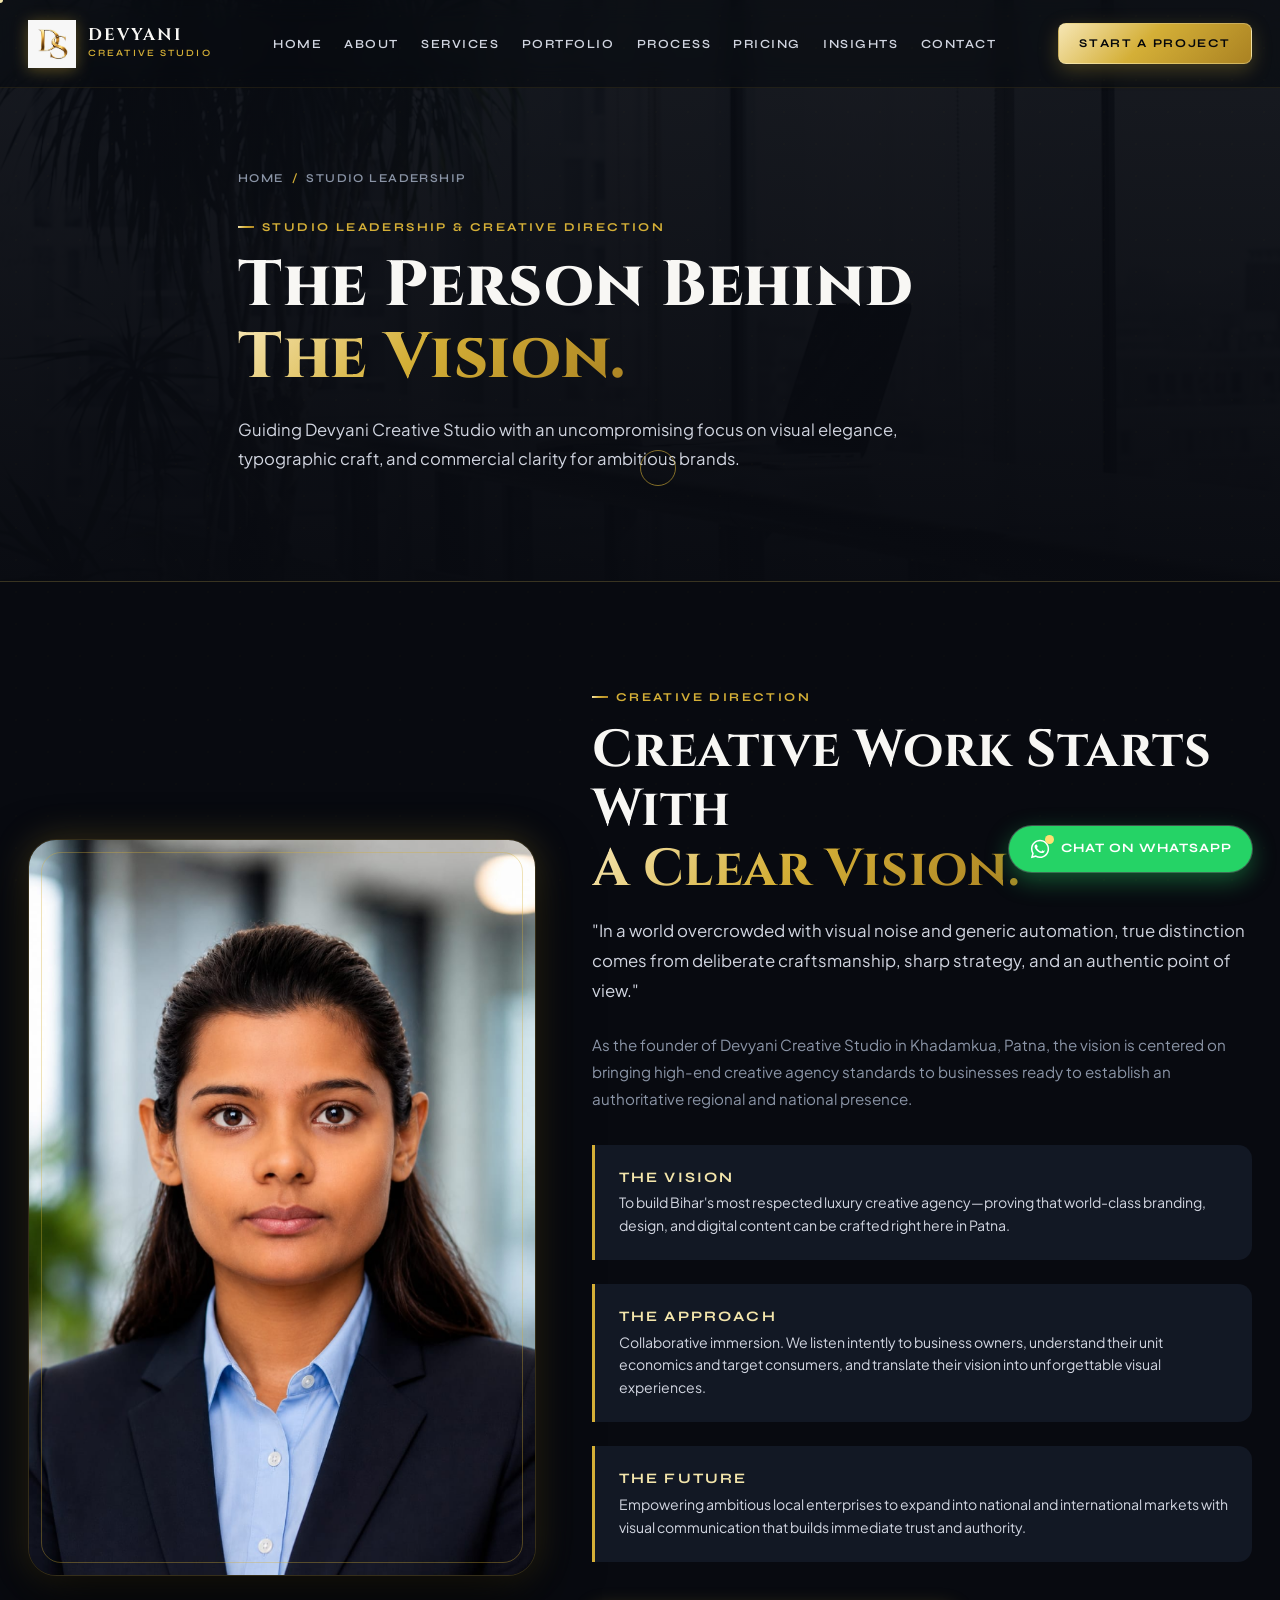
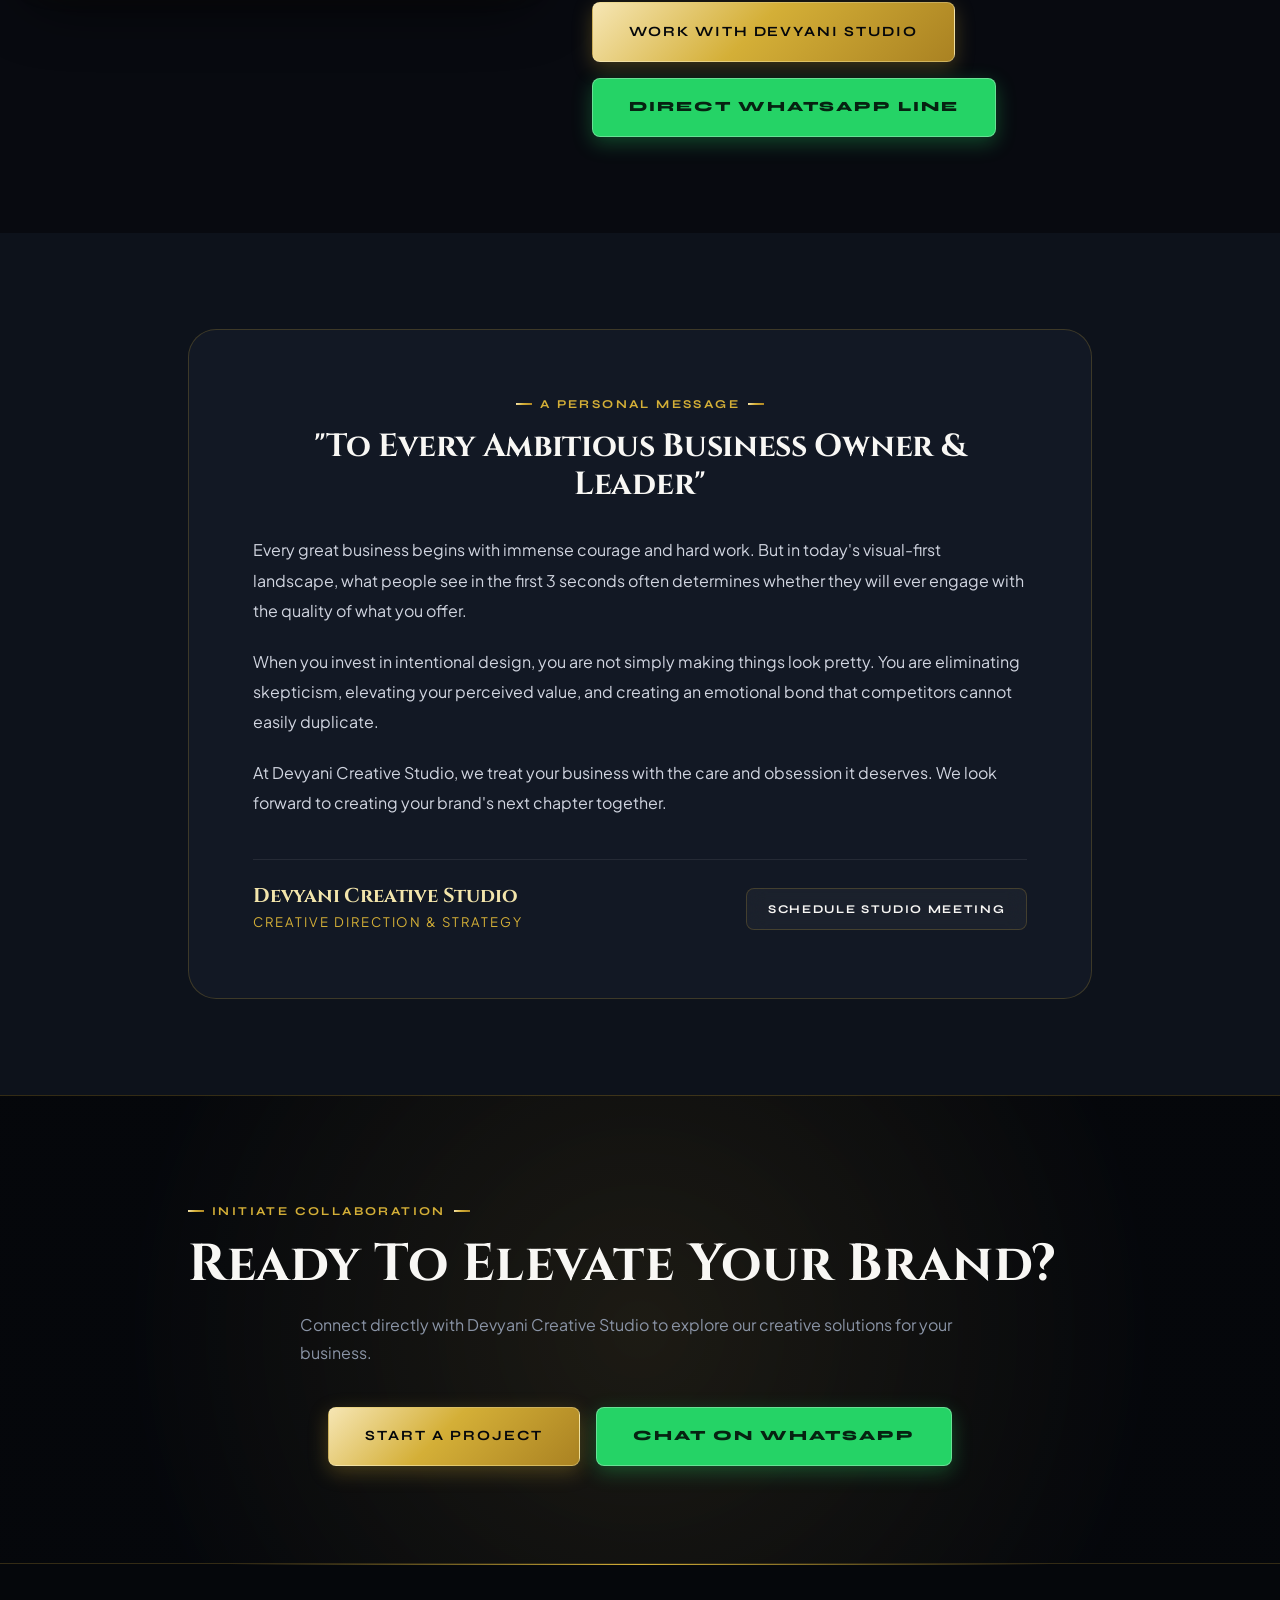
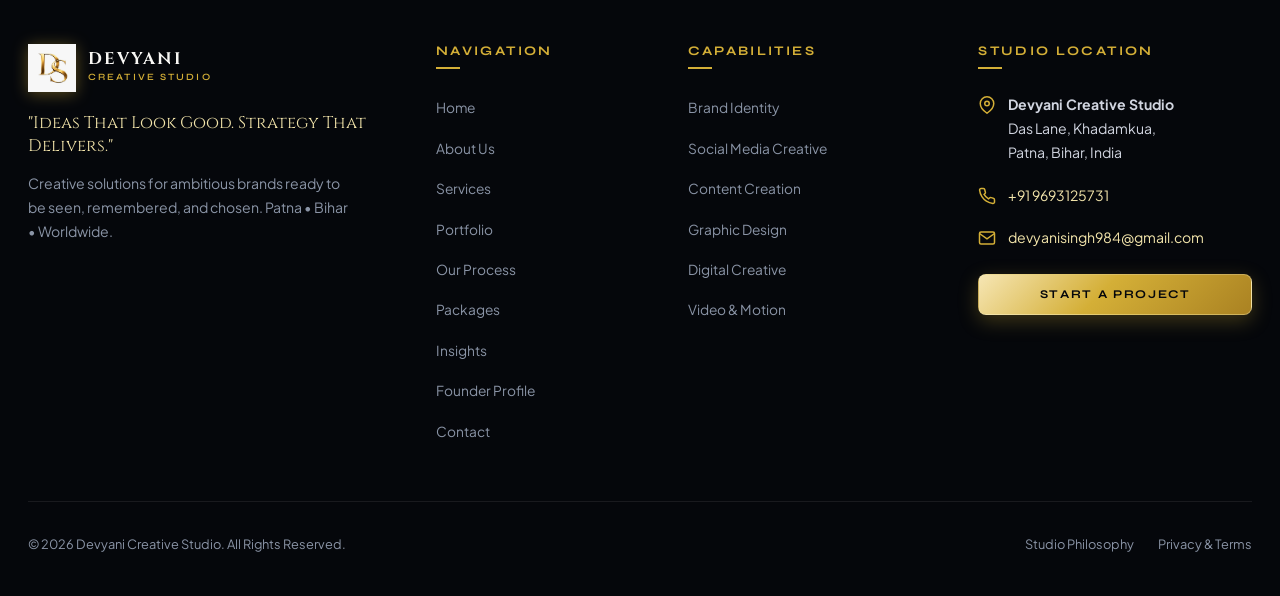
<file: founder.html>
<!DOCTYPE html>
<html lang="en">
<head>
  <meta charset="UTF-8">
  <meta name="viewport" content="width=device-width, initial-scale=1.0">
  <title>Founder & Leadership — Devyani Creative Studio | Creative Vision</title>
  <meta name="description" content="Meet the founder and creative mind behind Devyani Creative Studio in Patna, Bihar. Learn about our founding vision, creative philosophy, and commitment to world-class brand craft.">
  <meta name="keywords" content="Founder Devyani Creative Studio, Creative Director Patna, Branding Leadership Bihar, Design Studio Founder">

  <!-- Open Graph -->
  <meta property="og:type" content="profile">
  <meta property="og:title" content="The Person Behind The Vision — Devyani Creative Studio">
  <meta property="og:description" content="Meet the creative leadership shaping ambitious brand identities at Devyani Creative Studio.">
  <meta property="og:image" content="assets/images/founder-portrait.png">

  <!-- Favicon -->
  <link rel="icon" type="image/png" href="assets/images/logo-ds.png">

  <!-- Stylesheets -->
  <link rel="stylesheet" href="assets/css/main.css">
  <link rel="stylesheet" href="assets/css/components.css">
  <link rel="stylesheet" href="assets/css/animations.css">
</head>
<body>

  <!-- ==================== GLOBAL HEADER ==================== -->
  <header class="header-main">
    <div class="container header-inner">
      <a href="index.html" class="brand-logo" aria-label="Devyani Creative Studio Home">
        <img src="assets/images/logo-ds.png" alt="Devyani Creative Studio Logo" class="brand-logo-img">
        <div class="brand-logo-text">
          <span class="brand-logo-title">Devyani</span>
          <span class="brand-logo-sub">Creative Studio</span>
        </div>
      </a>

      <nav class="nav-desktop" aria-label="Main Navigation">
        <a href="index.html" class="nav-link">Home</a>
        <a href="about.html" class="nav-link">About</a>
        <a href="services.html" class="nav-link">Services</a>
        <a href="portfolio.html" class="nav-link">Portfolio</a>
        <a href="process.html" class="nav-link">Process</a>
        <a href="pricing.html" class="nav-link">Pricing</a>
        <a href="insights.html" class="nav-link">Insights</a>
        <a href="contact.html" class="nav-link">Contact</a>
      </nav>

      <div class="header-actions">
        <a href="start-a-project.html" class="btn btn-gold btn-sm header-cta-desktop">Start a Project</a>
        <button class="menu-toggle" id="menuToggle" aria-label="Toggle Navigation Menu">
          <span></span>
          <span></span>
          <span></span>
        </button>
      </div>
    </div>
  </header>

  <!-- ==================== MOBILE NAVIGATION OVERLAY ==================== -->
  <div class="mobile-nav-overlay" id="mobileNavOverlay">
    <div class="mobile-nav-links">
      <a href="index.html" class="mobile-nav-link">Home</a>
      <a href="about.html" class="mobile-nav-link">About Studio</a>
      <a href="services.html" class="mobile-nav-link">Our Services</a>
      <a href="portfolio.html" class="mobile-nav-link">Portfolio</a>
      <a href="process.html" class="mobile-nav-link">Creative Process</a>
      <a href="pricing.html" class="mobile-nav-link">Packages & Pricing</a>
      <a href="insights.html" class="mobile-nav-link">Journal & Insights</a>
      <a href="founder.html" class="mobile-nav-link active">Founder Profile</a>
      <a href="contact.html" class="mobile-nav-link">Contact Us</a>
    </div>
    <div class="mobile-nav-contact">
      <span class="mobile-nav-phone">Direct Line: +91 9693125731</span>
      <a href="mailto:devyanisingh984@gmail.com" class="mobile-nav-phone" style="font-size: 0.85rem; color: var(--gold-primary); margin-top: -0.5rem; text-transform: lowercase;">devyanisingh984@gmail.com</a>
      <a href="start-a-project.html" class="btn btn-gold btn-lg" style="width: 100%;">Start a Project</a>
    </div>
  </div>

  <main>
    <!-- PAGE HERO -->
    <section class="page-hero">
      <img src="assets/images/studio-atmosphere.jpg" alt="Studio Leadership" class="page-hero-bg">
      <div class="page-hero-overlay"></div>
      <div class="container page-hero-content reveal">
        <div class="breadcrumbs">
          <a href="index.html">Home</a>
          <span class="breadcrumbs-sep">/</span>
          <span>Studio Leadership</span>
        </div>
        <span class="eyebrow">Studio Leadership & Creative Direction</span>
        <h1 class="page-hero-title">The Person Behind<br><span class="text-gradient-gold">The Vision.</span></h1>
        <p class="page-hero-desc">
          Guiding Devyani Creative Studio with an uncompromising focus on visual elegance, typographic craft, and commercial clarity for ambitious brands.
        </p>
      </div>
    </section>

    <!-- SECTION 1: EDITORIAL FOUNDER PROFILE -->
    <section class="section-padding" style="background: var(--bg-primary);">
      <div class="container">
        <div class="founder-profile-grid">
          
          <!-- Founder Portrait Frame -->
          <div class="founder-img-frame reveal-left">
            <img src="assets/images/founder-portrait.png" alt="Founder & Creative Director of Devyani Creative Studio" class="founder-portrait-img">
          </div>

          <!-- Editorial Narrative -->
          <div class="reveal-right">
            <span class="eyebrow">Creative Direction</span>
            <h2 class="section-title">Creative Work Starts With<br><span class="text-gradient-gold">A Clear Vision.</span></h2>
            
            <p style="font-size: 1.05rem; color: var(--text-secondary); line-height: 1.8; margin-bottom: 1.5rem;">
              "In a world overcrowded with visual noise and generic automation, true distinction comes from deliberate craftsmanship, sharp strategy, and an authentic point of view."
            </p>

            <p style="font-size: 0.95rem; color: var(--text-muted); line-height: 1.8; margin-bottom: 2rem;">
              As the founder of Devyani Creative Studio in Khadamkua, Patna, the vision is centered on bringing high-end creative agency standards to businesses ready to establish an authoritative regional and national presence.
            </p>

            <!-- 3 Pillars -->
            <div style="display: flex; flex-direction: column; gap: 1.5rem; margin-bottom: 2.5rem;">
              <div style="background: var(--bg-surface); border-left: 3px solid var(--gold-primary); padding: 1.5rem; border-radius: 0 var(--radius-md) var(--radius-md) 0;">
                <h4 style="font-family: var(--font-display); font-size: 0.9rem; color: var(--gold-light); text-transform: uppercase; letter-spacing: 0.15em; margin-bottom: 0.35rem;">The Vision</h4>
                <p style="font-size: 0.88rem; color: var(--text-secondary); line-height: 1.6;">
                  To build Bihar's most respected luxury creative agency—proving that world-class branding, design, and digital content can be crafted right here in Patna.
                </p>
              </div>

              <div style="background: var(--bg-surface); border-left: 3px solid var(--gold-primary); padding: 1.5rem; border-radius: 0 var(--radius-md) var(--radius-md) 0;">
                <h4 style="font-family: var(--font-display); font-size: 0.9rem; color: var(--gold-light); text-transform: uppercase; letter-spacing: 0.15em; margin-bottom: 0.35rem;">The Approach</h4>
                <p style="font-size: 0.88rem; color: var(--text-secondary); line-height: 1.6;">
                  Collaborative immersion. We listen intently to business owners, understand their unit economics and target consumers, and translate their vision into unforgettable visual experiences.
                </p>
              </div>

              <div style="background: var(--bg-surface); border-left: 3px solid var(--gold-primary); padding: 1.5rem; border-radius: 0 var(--radius-md) var(--radius-md) 0;">
                <h4 style="font-family: var(--font-display); font-size: 0.9rem; color: var(--gold-light); text-transform: uppercase; letter-spacing: 0.15em; margin-bottom: 0.35rem;">The Future</h4>
                <p style="font-size: 0.88rem; color: var(--text-secondary); line-height: 1.6;">
                  Empowering ambitious local enterprises to expand into national and international markets with visual communication that builds immediate trust and authority.
                </p>
              </div>
            </div>

            <div class="btn-group">
              <a href="start-a-project.html" class="btn btn-gold btn-lg">Work With Devyani Studio</a>
              <a href="https://wa.me/919693125731" target="_blank" class="btn btn-whatsapp btn-lg">Direct WhatsApp Line</a>
            </div>
          </div>

        </div>
      </div>
    </section>

    <!-- SECTION 2: PERSONAL MESSAGE TO BRAND FOUNDERS -->
    <section class="section-padding" style="background: var(--bg-secondary);">
      <div class="container container-narrow">
        <div style="background: var(--bg-surface); border: 1px solid var(--gold-border); border-radius: var(--radius-xl); padding: 4rem;" class="reveal">
          <span class="eyebrow eyebrow-center" style="display: flex; justify-content: center;">A Personal Message</span>
          <h3 style="font-family: var(--font-serif); font-size: 2rem; color: var(--text-primary); text-align: center; margin-bottom: 2rem;">
            "To Every Ambitious Business Owner & Leader"
          </h3>
          
          <div style="font-size: 1rem; color: var(--text-secondary); line-height: 1.9; display: flex; flex-direction: column; gap: 1.25rem;">
            <p>
              Every great business begins with immense courage and hard work. But in today's visual-first landscape, what people see in the first 3 seconds often determines whether they will ever engage with the quality of what you offer.
            </p>
            <p>
              When you invest in intentional design, you are not simply making things look pretty. You are eliminating skepticism, elevating your perceived value, and creating an emotional bond that competitors cannot easily duplicate.
            </p>
            <p>
              At Devyani Creative Studio, we treat your business with the care and obsession it deserves. We look forward to creating your brand's next chapter together.
            </p>
          </div>

          <div style="border-top: 1px solid var(--border-subtle); margin-top: 2.5rem; padding-top: 1.5rem; display: flex; justify-content: space-between; align-items: center; flex-wrap: gap; gap: 1rem;">
            <div>
              <h4 style="font-family: var(--font-serif); font-size: 1.25rem; color: var(--gold-light);">Devyani Creative Studio</h4>
              <span style="font-size: 0.82rem; color: var(--gold-primary); text-transform: uppercase; letter-spacing: 0.15em;">Creative Direction & Strategy</span>
            </div>
            <a href="contact.html" class="btn btn-outline btn-sm">Schedule Studio Meeting</a>
          </div>
        </div>
      </div>
    </section>

    <!-- FINAL CTA -->
    <section class="section-padding" style="background: radial-gradient(circle at center, rgba(212, 175, 55, 0.1) 0%, rgba(5, 7, 11, 0.98) 75%); border-top: 1px solid var(--gold-border);">
      <div class="container container-narrow text-center reveal">
        <span class="eyebrow eyebrow-center">Initiate Collaboration</span>
        <h2 class="section-title">Ready To Elevate Your Brand?</h2>
        <p class="section-subtitle" style="margin-bottom: 2.5rem;">
          Connect directly with Devyani Creative Studio to explore our creative solutions for your business.
        </p>
        <div class="btn-group" style="justify-content: center;">
          <a href="start-a-project.html" class="btn btn-gold btn-lg">Start a Project</a>
          <a href="https://wa.me/919693125731" target="_blank" class="btn btn-whatsapp btn-lg">Chat on WhatsApp</a>
        </div>
      </div>
    </section>
  </main>

  <!-- ==================== FLOATING WHATSAPP CTA ==================== -->
  <a href="https://wa.me/919693125731" target="_blank" class="floating-whatsapp" aria-label="Chat on WhatsApp">
    <div style="position: relative;">
      <svg class="whatsapp-icon-pulse" viewBox="0 0 24 24"><path d="M12.04 2C6.58 2 2.13 6.45 2.13 11.91C2.13 13.66 2.59 15.36 3.45 16.86L2.05 22L7.3 20.62C8.75 21.41 10.38 21.83 12.04 21.83C17.5 21.83 21.95 17.38 21.95 11.92C21.95 6.46 17.5 2 12.04 2M12.05 20.15C10.56 20.15 9.11 19.76 7.85 19L7.55 18.83L4.43 19.65L5.26 16.61L5.06 16.29C4.24 14.99 3.81 13.47 3.81 11.91C3.81 7.37 7.5 3.68 12.04 3.68C14.25 3.68 16.31 4.54 17.87 6.1C19.42 7.66 20.28 9.72 20.28 11.92C20.28 16.46 16.58 20.15 12.05 20.15M16.57 14.36C16.32 14.23 15.1 13.63 14.88 13.55C14.65 13.47 14.49 13.43 14.32 13.68C14.16 13.93 13.69 14.47 13.54 14.64C13.4 14.8 13.25 14.82 13 14.7C12.75 14.57 11.7 14.23 10.45 13.12C9.48 12.25 8.83 11.18 8.7 10.97C8.58 10.77 8.69 10.65 8.81 10.53C8.92 10.42 9.06 10.25 9.18 10.11C9.31 9.97 9.47 9.4 9.41 9.27C9.35 9.15 8.86 7.95 8.66 7.46C8.46 6.98 8.26 7.04 8.11 7.04C7.97 7.03 7.8 7.03 7.64 7.03C7.47 7.03 7.2 7.1 6.97 7.34C6.75 7.59 6.11 8.19 6.11 9.41C6.11 10.63 7 11.81 7.12 11.97C7.25 12.14 8.87 14.63 11.35 15.7C11.94 15.96 12.4 16.11 12.76 16.23C13.51 16.46 14.19 16.43 14.73 16.35C15.33 16.26 16.57 15.6 16.83 14.88C17.09 14.15 17.09 13.53 17.01 13.4C16.93 13.28 16.81 13.21 16.57 13.08Z"/></svg>
      <div class="whatsapp-badge"></div>
    </div>
    <span>Chat on WhatsApp</span>
  </a>

  <!-- ==================== MOBILE BOTTOM QUICK BAR ==================== -->
  <div class="mobile-quick-bar">
    <a href="tel:+919693125731" class="mobile-quick-btn">
      <svg width="18" height="18" viewBox="0 0 24 24" fill="none" stroke="currentColor" stroke-width="2"><path d="M22 16.92v3a2 2 0 0 1-2.18 2 19.79 19.79 0 0 1-8.63-3.07 19.5 19.5 0 0 1-6-6 19.79 19.79 0 0 1-3.07-8.67A2 2 0 0 1 4.11 2h3a2 2 0 0 1 2 1.72 12.84 12.84 0 0 0 .7 2.81 2 2 0 0 1-.45 2.11L8.09 9.91a16 16 0 0 0 6 6l1.27-1.27a2 2 0 0 1 2.11-.45 12.84 12.84 0 0 0 2.81.7A2 2 0 0 1 22 16.92z"/></svg>
      <span>Call</span>
    </a>
    <a href="https://wa.me/919693125731" target="_blank" class="mobile-quick-btn" style="color: #25D366;">
      <svg width="18" height="18" viewBox="0 0 24 24" fill="currentColor"><path d="M12.04 2C6.58 2 2.13 6.45 2.13 11.91C2.13 13.66 2.59 15.36 3.45 16.86L2.05 22L7.3 20.62C8.75 21.41 10.38 21.83 12.04 21.83C17.5 21.83 21.95 17.38 21.95 11.92C21.95 6.46 17.5 2 12.04 2"/></svg>
      <span>WhatsApp</span>
    </a>
    <a href="start-a-project.html" class="mobile-quick-btn gold-quick">
      <svg width="18" height="18" viewBox="0 0 24 24" fill="none" stroke="currentColor" stroke-width="2.5"><path d="M5 12h14M12 5l7 7-7 7"/></svg>
      <span>Brief Us</span>
    </a>
  </div>

  <!-- ==================== GLOBAL FOOTER ==================== -->
  <footer class="footer-main">
    <div class="container">
      <div class="footer-grid">
        <div class="footer-col-brand">
          <a href="index.html" class="brand-logo">
            <img src="assets/images/logo-ds.png" alt="Devyani Creative Studio Logo" class="brand-logo-img">
            <div class="brand-logo-text">
              <span class="brand-logo-title">Devyani</span>
              <span class="brand-logo-sub">Creative Studio</span>
            </div>
          </a>
          <p class="footer-tagline">"Ideas That Look Good. Strategy That Delivers."</p>
          <p class="footer-desc">
            Creative solutions for ambitious brands ready to be seen, remembered, and chosen. Patna • Bihar • Worldwide.
          </p>
        </div>

        <div>
          <h4 class="footer-col-title">Navigation</h4>
          <ul class="footer-links">
            <li><a href="index.html" class="footer-link">Home</a></li>
            <li><a href="about.html" class="footer-link">About Us</a></li>
            <li><a href="services.html" class="footer-link">Services</a></li>
            <li><a href="portfolio.html" class="footer-link">Portfolio</a></li>
            <li><a href="process.html" class="footer-link">Our Process</a></li>
            <li><a href="pricing.html" class="footer-link">Packages</a></li>
            <li><a href="insights.html" class="footer-link">Insights</a></li>
            <li><a href="founder.html" class="footer-link">Founder Profile</a></li>
            <li><a href="contact.html" class="footer-link">Contact</a></li>
          </ul>
        </div>

        <div>
          <h4 class="footer-col-title">Capabilities</h4>
          <ul class="footer-links">
            <li><a href="services.html#brand-identity" class="footer-link">Brand Identity</a></li>
            <li><a href="services.html#social-media" class="footer-link">Social Media Creative</a></li>
            <li><a href="services.html#content-creation" class="footer-link">Content Creation</a></li>
            <li><a href="services.html#graphic-design" class="footer-link">Graphic Design</a></li>
            <li><a href="services.html#digital-creative" class="footer-link">Digital Creative</a></li>
            <li><a href="services.html#video-motion" class="footer-link">Video & Motion</a></li>
          </ul>
        </div>

        <div class="footer-col-contact">
          <h4 class="footer-col-title">Studio Location</h4>
          <div class="footer-contact-item">
            <svg class="footer-contact-icon" viewBox="0 0 24 24" fill="none" stroke="currentColor" stroke-width="2"><path d="M21 10c0 7-9 13-9 13s-9-6-9-13a9 9 0 0 1 18 0z"/><circle cx="12" cy="10" r="3"/></svg>
            <div>
              <strong>Devyani Creative Studio</strong><br>
              Das Lane, Khadamkua,<br>
              Patna, Bihar, India
            </div>
          </div>

          <div class="footer-contact-item">
            <svg class="footer-contact-icon" viewBox="0 0 24 24" fill="none" stroke="currentColor" stroke-width="2"><path d="M22 16.92v3a2 2 0 0 1-2.18 2 19.79 19.79 0 0 1-8.63-3.07 19.5 19.5 0 0 1-6-6 19.79 19.79 0 0 1-3.07-8.67A2 2 0 0 1 4.11 2h3a2 2 0 0 1 2 1.72 12.84 12.84 0 0 0 .7 2.81 2 2 0 0 1-.45 2.11L8.09 9.91a16 16 0 0 0 6 6l1.27-1.27a2 2 0 0 1 2.11-.45 12.84 12.84 0 0 0 2.81.7A2 2 0 0 1 22 16.92z"/></svg>
            <div>
              <a href="tel:+919693125731" style="color: var(--gold-light);">+91 9693125731</a>
            </div>
          </div>

          <div class="footer-contact-item">
            <svg class="footer-contact-icon" viewBox="0 0 24 24" fill="none" stroke="currentColor" stroke-width="2"><path d="M4 4h16c1.1 0 2 .9 2 2v12c0 1.1-.9 2-2 2H4c-1.1 0-2-.9-2-2V6c0-1.1.9-2 2-2z"/><polyline points="22,6 12,13 2,6"/></svg>
            <div>
              <a href="mailto:devyanisingh984@gmail.com" style="color: var(--gold-light);">devyanisingh984@gmail.com</a>
            </div>
          </div>

          <div style="margin-top: 1.5rem;">
            <a href="start-a-project.html" class="btn btn-gold btn-sm" style="width: 100%;">Start a Project</a>
          </div>
        </div>
      </div>

      <div class="footer-bottom">
        <div>&copy; 2026 Devyani Creative Studio. All Rights Reserved.</div>
        <div class="footer-legal-links">
          <a href="about.html">Studio Philosophy</a>
          <a href="contact.html">Privacy & Terms</a>
        </div>
      </div>
    </div>
  </footer>

  <!-- Scripts -->
  <script src="assets/js/main.js"></script>
</body>
</html>
</file>
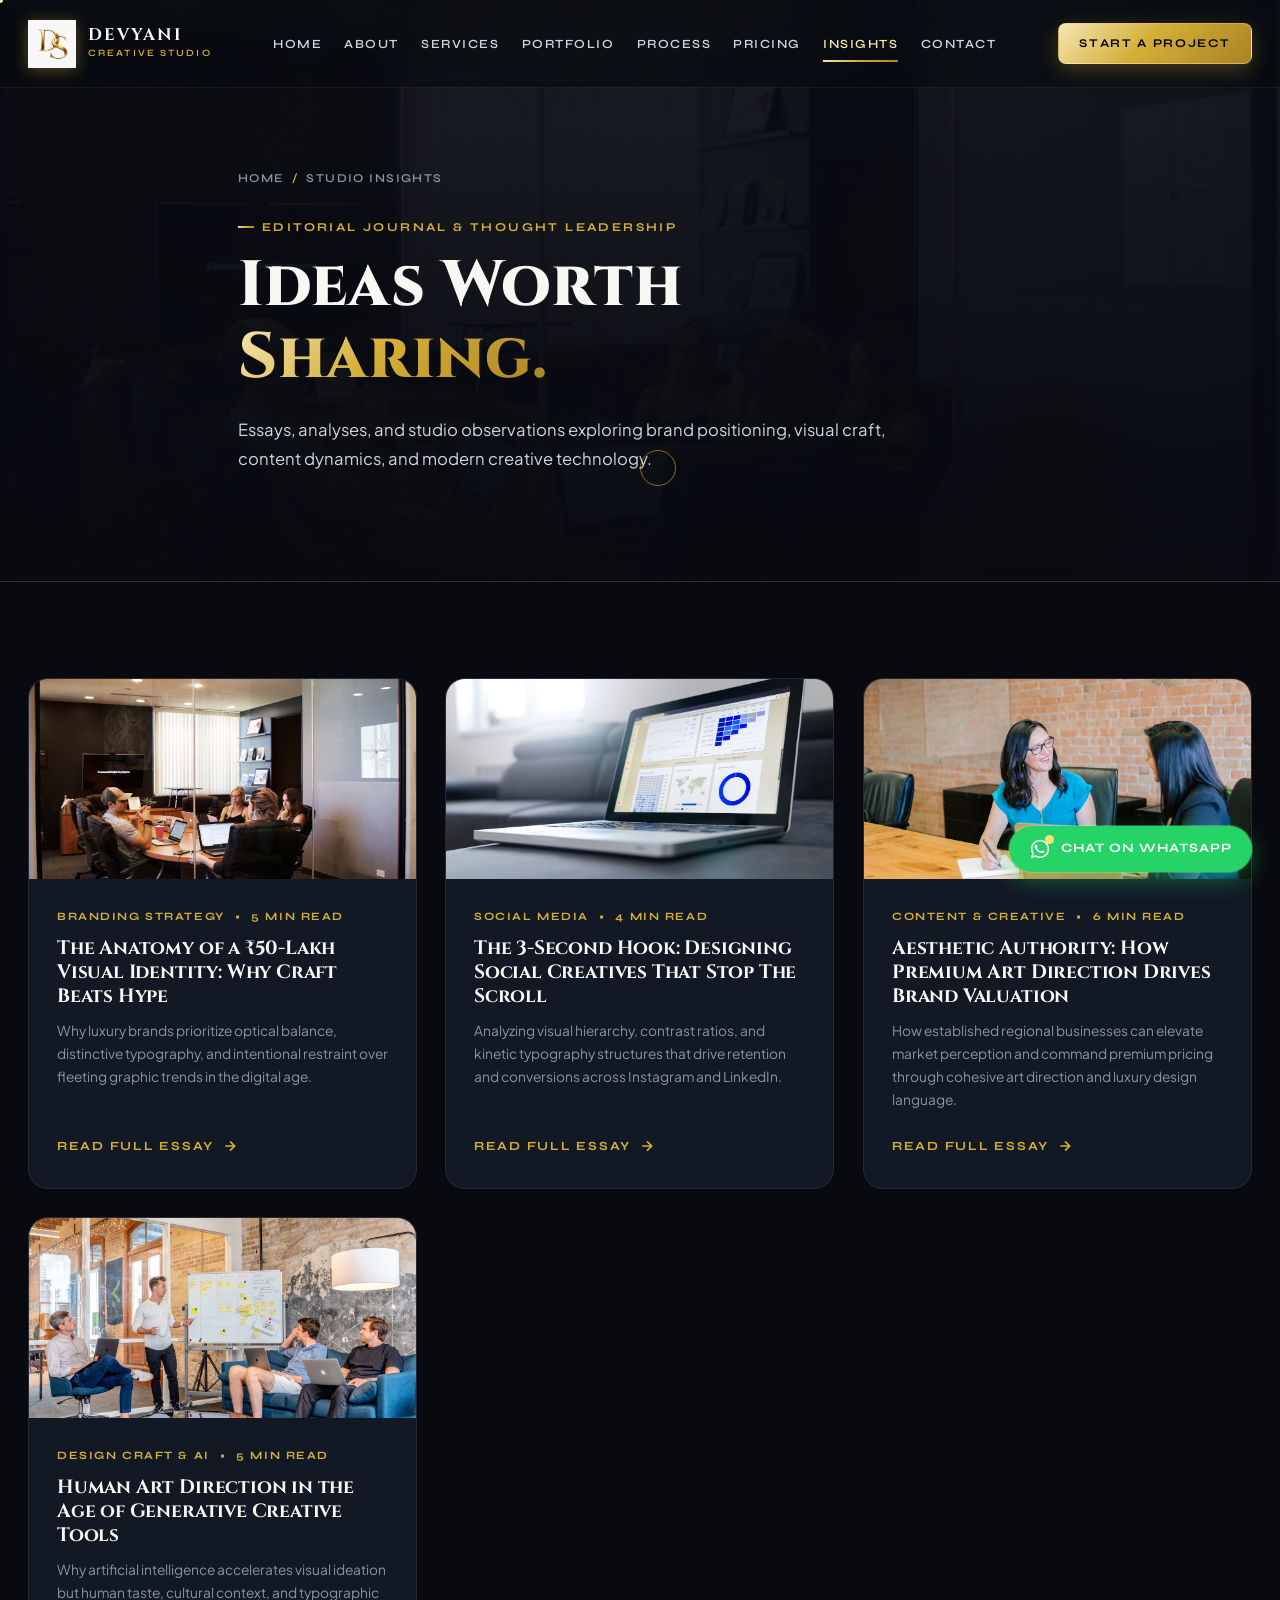
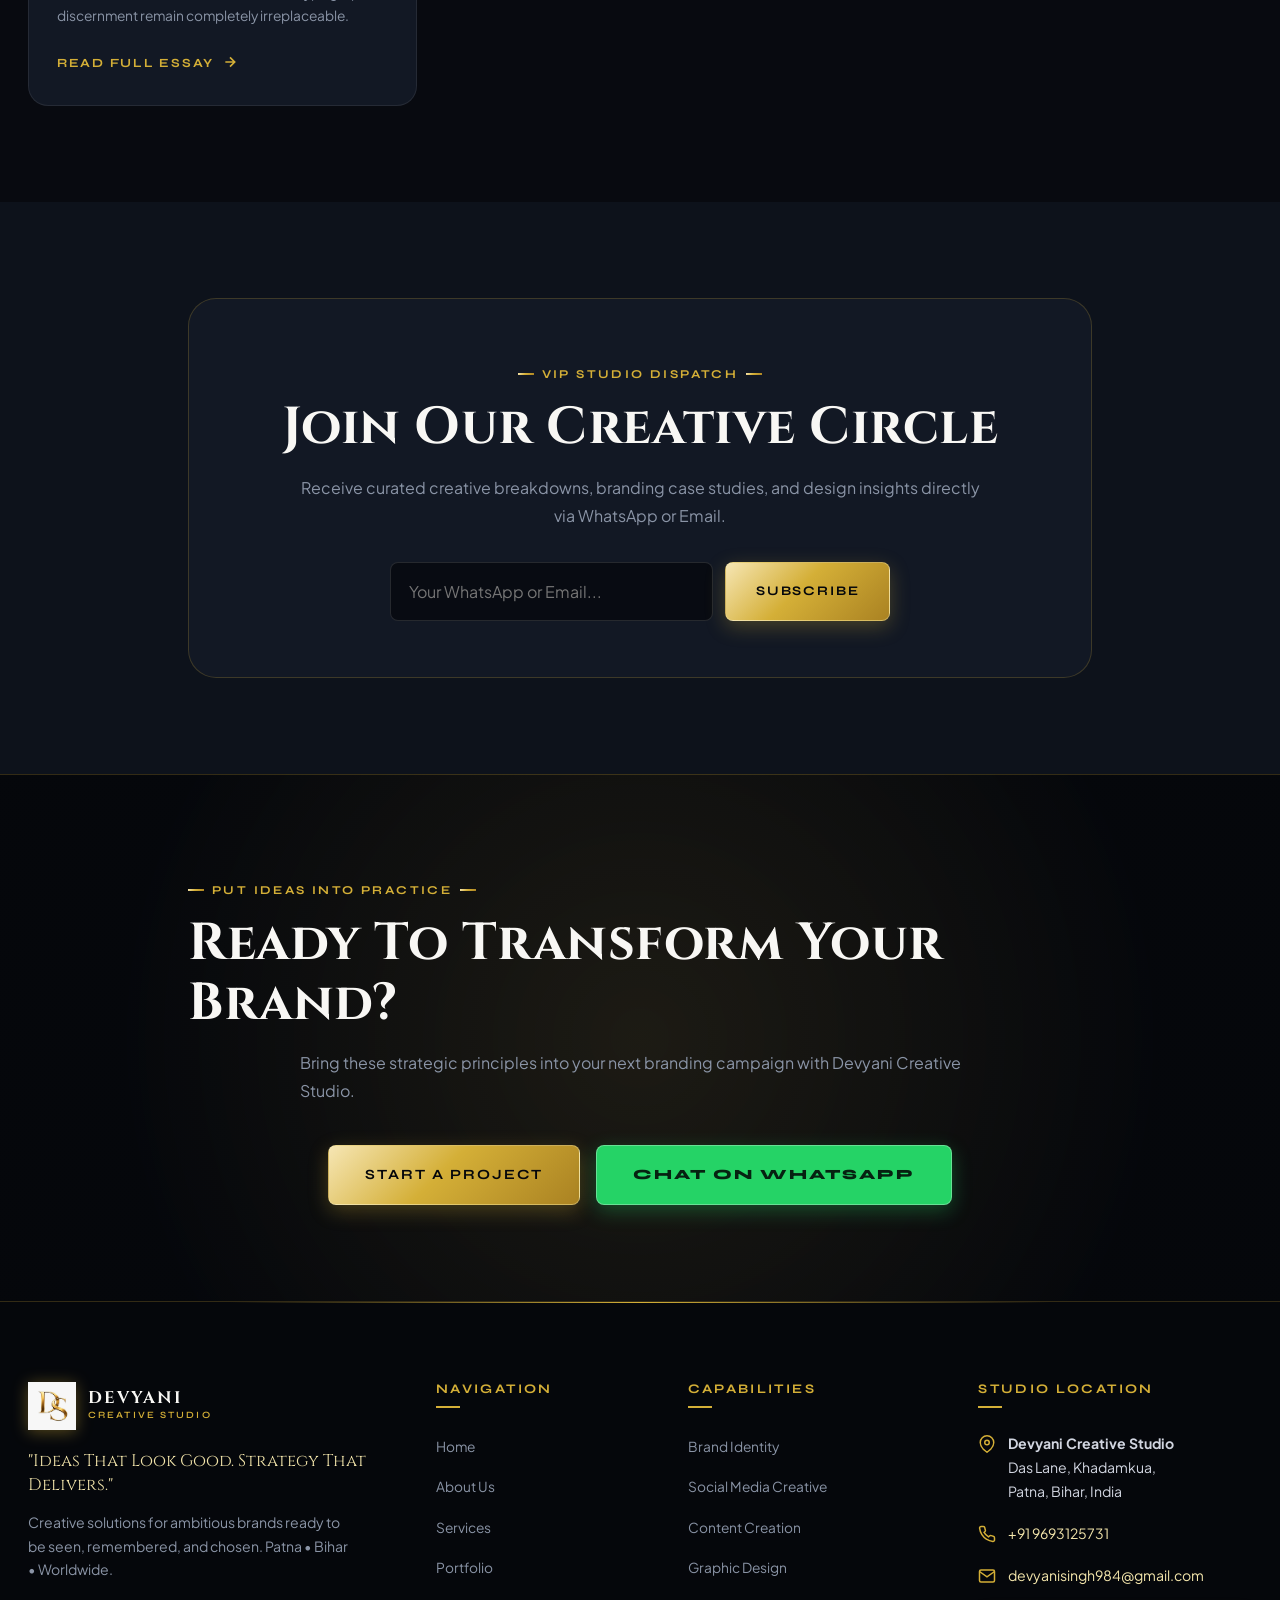
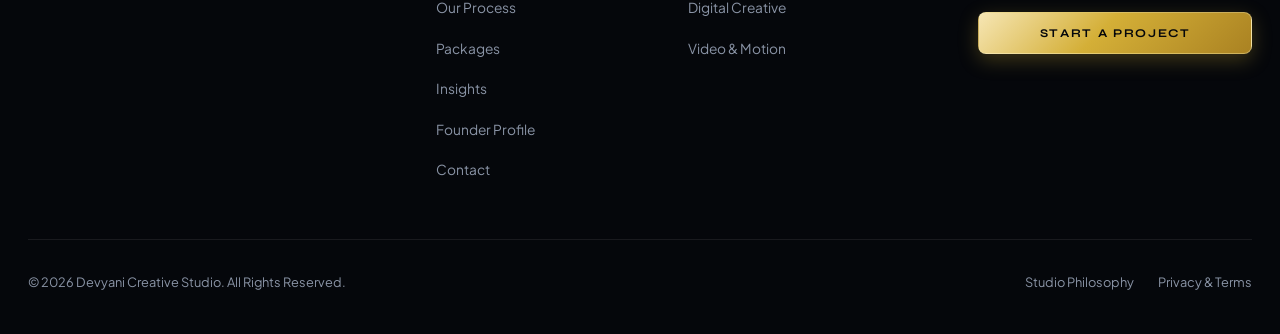
<file: insights.html>
<!DOCTYPE html>
<html lang="en">
<head>
  <meta charset="UTF-8">
  <meta name="viewport" content="width=device-width, initial-scale=1.0">
  <title>Insights & Journal — Devyani Creative Studio | Creative Strategy & Design Ideas</title>
  <meta name="description" content="Read articles, essays, and creative perspectives on brand strategy, visual culture, social media creative, and design craft from Devyani Creative Studio.">
  <meta name="keywords" content="Creative Insights, Branding Articles, Design Journal Patna, Social Media Creative Trends Bihar">

  <!-- Open Graph -->
  <meta property="og:type" content="website">
  <meta property="og:title" content="Ideas Worth Sharing — Devyani Creative Studio Insights">
  <meta property="og:description" content="Perspectives on branding, visual craft, social media dynamics, and commercial growth.">
  <meta property="og:image" content="assets/images/logo-ds.png">

  <!-- Favicon -->
  <link rel="icon" type="image/png" href="assets/images/logo-ds.png">

  <!-- Stylesheets -->
  <link rel="stylesheet" href="assets/css/main.css">
  <link rel="stylesheet" href="assets/css/components.css">
  <link rel="stylesheet" href="assets/css/animations.css">
</head>
<body>

  <!-- ==================== GLOBAL HEADER ==================== -->
  <header class="header-main">
    <div class="container header-inner">
      <a href="index.html" class="brand-logo" aria-label="Devyani Creative Studio Home">
        <img src="assets/images/logo-ds.png" alt="Devyani Creative Studio Logo" class="brand-logo-img">
        <div class="brand-logo-text">
          <span class="brand-logo-title">Devyani</span>
          <span class="brand-logo-sub">Creative Studio</span>
        </div>
      </a>

      <nav class="nav-desktop" aria-label="Main Navigation">
        <a href="index.html" class="nav-link">Home</a>
        <a href="about.html" class="nav-link">About</a>
        <a href="services.html" class="nav-link">Services</a>
        <a href="portfolio.html" class="nav-link">Portfolio</a>
        <a href="process.html" class="nav-link">Process</a>
        <a href="pricing.html" class="nav-link">Pricing</a>
        <a href="insights.html" class="nav-link active">Insights</a>
        <a href="contact.html" class="nav-link">Contact</a>
      </nav>

      <div class="header-actions">
        <a href="start-a-project.html" class="btn btn-gold btn-sm header-cta-desktop">Start a Project</a>
        <button class="menu-toggle" id="menuToggle" aria-label="Toggle Navigation Menu">
          <span></span>
          <span></span>
          <span></span>
        </button>
      </div>
    </div>
  </header>

  <!-- ==================== MOBILE NAVIGATION OVERLAY ==================== -->
  <div class="mobile-nav-overlay" id="mobileNavOverlay">
    <div class="mobile-nav-links">
      <a href="index.html" class="mobile-nav-link">Home</a>
      <a href="about.html" class="mobile-nav-link">About Studio</a>
      <a href="services.html" class="mobile-nav-link">Our Services</a>
      <a href="portfolio.html" class="mobile-nav-link">Portfolio</a>
      <a href="process.html" class="mobile-nav-link">Creative Process</a>
      <a href="pricing.html" class="mobile-nav-link">Packages & Pricing</a>
      <a href="insights.html" class="mobile-nav-link active">Journal & Insights</a>
      <a href="founder.html" class="mobile-nav-link">Founder Profile</a>
      <a href="contact.html" class="mobile-nav-link">Contact Us</a>
    </div>
    <div class="mobile-nav-contact">
      <span class="mobile-nav-phone">Direct Line: +91 9693125731</span>
      <a href="mailto:devyanisingh984@gmail.com" class="mobile-nav-phone" style="font-size: 0.85rem; color: var(--gold-primary); margin-top: -0.5rem; text-transform: lowercase;">devyanisingh984@gmail.com</a>
      <a href="start-a-project.html" class="btn btn-gold btn-lg" style="width: 100%;">Start a Project</a>
    </div>
  </div>

  <main>
    <!-- PAGE HERO -->
    <section class="page-hero">
      <img src="assets/images/insight-1.jpg" alt="Insights Journal" class="page-hero-bg">
      <div class="page-hero-overlay"></div>
      <div class="container page-hero-content reveal">
        <div class="breadcrumbs">
          <a href="index.html">Home</a>
          <span class="breadcrumbs-sep">/</span>
          <span>Studio Insights</span>
        </div>
        <span class="eyebrow">Editorial Journal & Thought Leadership</span>
        <h1 class="page-hero-title">Ideas Worth<br><span class="text-gradient-gold">Sharing.</span></h1>
        <p class="page-hero-desc">
          Essays, analyses, and studio observations exploring brand positioning, visual craft, content dynamics, and modern creative technology.
        </p>
      </div>
    </section>

    <!-- SECTION: ARTICLES GRID -->
    <section class="section-padding" style="background: var(--bg-primary);">
      <div class="container">
        
        <div class="insights-grid">
          
          <!-- Article 1 -->
          <article class="insight-card reveal delay-1">
            <div class="insight-thumb-wrap">
              <img src="assets/images/insight-1.jpg" alt="Brand Identity Evolution" class="insight-thumb">
            </div>
            <div class="insight-body">
              <div class="insight-meta">
                <span>Branding Strategy</span>
                <span>•</span>
                <span>5 Min Read</span>
              </div>
              <h3 class="insight-title">The Anatomy of a ₹50-Lakh Visual Identity: Why Craft Beats Hype</h3>
              <p class="insight-excerpt">
                Why luxury brands prioritize optical balance, distinctive typography, and intentional restraint over fleeting graphic trends in the digital age.
              </p>
              <a href="start-a-project.html" class="service-cta-link">
                <span>Read Full Essay</span>
                <svg width="16" height="16" viewBox="0 0 24 24" fill="none" stroke="currentColor" stroke-width="2.5"><path d="M5 12h14M12 5l7 7-7 7"/></svg>
              </a>
            </div>
          </article>

          <!-- Article 2 -->
          <article class="insight-card reveal delay-2">
            <div class="insight-thumb-wrap">
              <img src="assets/images/insight-2.jpg" alt="Social Media Creative Dynamics" class="insight-thumb">
            </div>
            <div class="insight-body">
              <div class="insight-meta">
                <span>Social Media</span>
                <span>•</span>
                <span>4 Min Read</span>
              </div>
              <h3 class="insight-title">The 3-Second Hook: Designing Social Creatives That Stop The Scroll</h3>
              <p class="insight-excerpt">
                Analyzing visual hierarchy, contrast ratios, and kinetic typography structures that drive retention and conversions across Instagram and LinkedIn.
              </p>
              <a href="start-a-project.html" class="service-cta-link">
                <span>Read Full Essay</span>
                <svg width="16" height="16" viewBox="0 0 24 24" fill="none" stroke="currentColor" stroke-width="2.5"><path d="M5 12h14M12 5l7 7-7 7"/></svg>
              </a>
            </div>
          </article>

          <!-- Article 3 -->
          <article class="insight-card reveal delay-3">
            <div class="insight-thumb-wrap">
              <img src="assets/images/insight-3.jpg" alt="Commercial Art Direction" class="insight-thumb">
            </div>
            <div class="insight-body">
              <div class="insight-meta">
                <span>Content & Creative</span>
                <span>•</span>
                <span>6 Min Read</span>
              </div>
              <h3 class="insight-title">Aesthetic Authority: How Premium Art Direction Drives Brand Valuation</h3>
              <p class="insight-excerpt">
                How established regional businesses can elevate market perception and command premium pricing through cohesive art direction and luxury design language.
              </p>
              <a href="start-a-project.html" class="service-cta-link">
                <span>Read Full Essay</span>
                <svg width="16" height="16" viewBox="0 0 24 24" fill="none" stroke="currentColor" stroke-width="2.5"><path d="M5 12h14M12 5l7 7-7 7"/></svg>
              </a>
            </div>
          </article>

          <!-- Article 4 -->
          <article class="insight-card reveal delay-1">
            <div class="insight-thumb-wrap">
              <img src="assets/images/insight-4.jpg" alt="AI in Creative Production" class="insight-thumb">
            </div>
            <div class="insight-body">
              <div class="insight-meta">
                <span>Design Craft & AI</span>
                <span>•</span>
                <span>5 Min Read</span>
              </div>
              <h3 class="insight-title">Human Art Direction in the Age of Generative Creative Tools</h3>
              <p class="insight-excerpt">
                Why artificial intelligence accelerates visual ideation but human taste, cultural context, and typographic discernment remain completely irreplaceable.
              </p>
              <a href="start-a-project.html" class="service-cta-link">
                <span>Read Full Essay</span>
                <svg width="16" height="16" viewBox="0 0 24 24" fill="none" stroke="currentColor" stroke-width="2.5"><path d="M5 12h14M12 5l7 7-7 7"/></svg>
              </a>
            </div>
          </article>

        </div>

      </div>
    </section>

    <!-- SECTION: VIP DISPATCH / WHATSAPP BROADCAST -->
    <section class="section-padding" style="background: var(--bg-secondary);">
      <div class="container container-narrow">
        <div style="background: var(--bg-surface); border: 1px solid var(--gold-border); border-radius: var(--radius-xl); padding: 3.5rem; text-align: center;" class="reveal">
          <span class="eyebrow eyebrow-center">VIP Studio Dispatch</span>
          <h2 class="section-title">Join Our Creative Circle</h2>
          <p class="section-subtitle" style="margin-bottom: 2rem;">
            Receive curated creative breakdowns, branding case studies, and design insights directly via WhatsApp or Email.
          </p>
          
          <div style="display: flex; gap: 12px; max-width: 500px; margin: 0 auto; flex-wrap: wrap;">
            <input type="text" placeholder="Your WhatsApp or Email..." class="form-input" style="flex: 1; min-width: 240px;">
            <a href="https://wa.me/919693125731?text=Hi%20Devyani%20Creative%20Studio,%20I%20would%20like%20to%20subscribe%20to%20your%20Studio%20Dispatch." target="_blank" class="btn btn-gold" style="white-space: nowrap;">
              Subscribe
            </a>
          </div>
        </div>
      </div>
    </section>

    <!-- FINAL CTA -->
    <section class="section-padding" style="background: radial-gradient(circle at center, rgba(212, 175, 55, 0.1) 0%, rgba(5, 7, 11, 0.98) 75%); border-top: 1px solid var(--gold-border);">
      <div class="container container-narrow text-center reveal">
        <span class="eyebrow eyebrow-center">Put Ideas Into Practice</span>
        <h2 class="section-title">Ready To Transform Your Brand?</h2>
        <p class="section-subtitle" style="margin-bottom: 2.5rem;">
          Bring these strategic principles into your next branding campaign with Devyani Creative Studio.
        </p>
        <div class="btn-group" style="justify-content: center;">
          <a href="start-a-project.html" class="btn btn-gold btn-lg">Start a Project</a>
          <a href="https://wa.me/919693125731" target="_blank" class="btn btn-whatsapp btn-lg">Chat on WhatsApp</a>
        </div>
      </div>
    </section>
  </main>

  <!-- ==================== FLOATING WHATSAPP CTA ==================== -->
  <a href="https://wa.me/919693125731" target="_blank" class="floating-whatsapp" aria-label="Chat on WhatsApp">
    <div style="position: relative;">
      <svg class="whatsapp-icon-pulse" viewBox="0 0 24 24"><path d="M12.04 2C6.58 2 2.13 6.45 2.13 11.91C2.13 13.66 2.59 15.36 3.45 16.86L2.05 22L7.3 20.62C8.75 21.41 10.38 21.83 12.04 21.83C17.5 21.83 21.95 17.38 21.95 11.92C21.95 6.46 17.5 2 12.04 2M12.05 20.15C10.56 20.15 9.11 19.76 7.85 19L7.55 18.83L4.43 19.65L5.26 16.61L5.06 16.29C4.24 14.99 3.81 13.47 3.81 11.91C3.81 7.37 7.5 3.68 12.04 3.68C14.25 3.68 16.31 4.54 17.87 6.1C19.42 7.66 20.28 9.72 20.28 11.92C20.28 16.46 16.58 20.15 12.05 20.15M16.57 14.36C16.32 14.23 15.1 13.63 14.88 13.55C14.65 13.47 14.49 13.43 14.32 13.68C14.16 13.93 13.69 14.47 13.54 14.64C13.4 14.8 13.25 14.82 13 14.7C12.75 14.57 11.7 14.23 10.45 13.12C9.48 12.25 8.83 11.18 8.7 10.97C8.58 10.77 8.69 10.65 8.81 10.53C8.92 10.42 9.06 10.25 9.18 10.11C9.31 9.97 9.47 9.4 9.41 9.27C9.35 9.15 8.86 7.95 8.66 7.46C8.46 6.98 8.26 7.04 8.11 7.04C7.97 7.03 7.8 7.03 7.64 7.03C7.47 7.03 7.2 7.1 6.97 7.34C6.75 7.59 6.11 8.19 6.11 9.41C6.11 10.63 7 11.81 7.12 11.97C7.25 12.14 8.87 14.63 11.35 15.7C11.94 15.96 12.4 16.11 12.76 16.23C13.51 16.46 14.19 16.43 14.73 16.35C15.33 16.26 16.57 15.6 16.83 14.88C17.09 14.15 17.09 13.53 17.01 13.4C16.93 13.28 16.81 13.21 16.57 13.08Z"/></svg>
      <div class="whatsapp-badge"></div>
    </div>
    <span>Chat on WhatsApp</span>
  </a>

  <!-- ==================== MOBILE BOTTOM QUICK BAR ==================== -->
  <div class="mobile-quick-bar">
    <a href="tel:+919693125731" class="mobile-quick-btn">
      <svg width="18" height="18" viewBox="0 0 24 24" fill="none" stroke="currentColor" stroke-width="2"><path d="M22 16.92v3a2 2 0 0 1-2.18 2 19.79 19.79 0 0 1-8.63-3.07 19.5 19.5 0 0 1-6-6 19.79 19.79 0 0 1-3.07-8.67A2 2 0 0 1 4.11 2h3a2 2 0 0 1 2 1.72 12.84 12.84 0 0 0 .7 2.81 2 2 0 0 1-.45 2.11L8.09 9.91a16 16 0 0 0 6 6l1.27-1.27a2 2 0 0 1 2.11-.45 12.84 12.84 0 0 0 2.81.7A2 2 0 0 1 22 16.92z"/></svg>
      <span>Call</span>
    </a>
    <a href="https://wa.me/919693125731" target="_blank" class="mobile-quick-btn" style="color: #25D366;">
      <svg width="18" height="18" viewBox="0 0 24 24" fill="currentColor"><path d="M12.04 2C6.58 2 2.13 6.45 2.13 11.91C2.13 13.66 2.59 15.36 3.45 16.86L2.05 22L7.3 20.62C8.75 21.41 10.38 21.83 12.04 21.83C17.5 21.83 21.95 17.38 21.95 11.92C21.95 6.46 17.5 2 12.04 2"/></svg>
      <span>WhatsApp</span>
    </a>
    <a href="start-a-project.html" class="mobile-quick-btn gold-quick">
      <svg width="18" height="18" viewBox="0 0 24 24" fill="none" stroke="currentColor" stroke-width="2.5"><path d="M5 12h14M12 5l7 7-7 7"/></svg>
      <span>Brief Us</span>
    </a>
  </div>

  <!-- ==================== GLOBAL FOOTER ==================== -->
  <footer class="footer-main">
    <div class="container">
      <div class="footer-grid">
        <div class="footer-col-brand">
          <a href="index.html" class="brand-logo">
            <img src="assets/images/logo-ds.png" alt="Devyani Creative Studio Logo" class="brand-logo-img">
            <div class="brand-logo-text">
              <span class="brand-logo-title">Devyani</span>
              <span class="brand-logo-sub">Creative Studio</span>
            </div>
          </a>
          <p class="footer-tagline">"Ideas That Look Good. Strategy That Delivers."</p>
          <p class="footer-desc">
            Creative solutions for ambitious brands ready to be seen, remembered, and chosen. Patna • Bihar • Worldwide.
          </p>
        </div>

        <div>
          <h4 class="footer-col-title">Navigation</h4>
          <ul class="footer-links">
            <li><a href="index.html" class="footer-link">Home</a></li>
            <li><a href="about.html" class="footer-link">About Us</a></li>
            <li><a href="services.html" class="footer-link">Services</a></li>
            <li><a href="portfolio.html" class="footer-link">Portfolio</a></li>
            <li><a href="process.html" class="footer-link">Our Process</a></li>
            <li><a href="pricing.html" class="footer-link">Packages</a></li>
            <li><a href="insights.html" class="footer-link">Insights</a></li>
            <li><a href="founder.html" class="footer-link">Founder Profile</a></li>
            <li><a href="contact.html" class="footer-link">Contact</a></li>
          </ul>
        </div>

        <div>
          <h4 class="footer-col-title">Capabilities</h4>
          <ul class="footer-links">
            <li><a href="services.html#brand-identity" class="footer-link">Brand Identity</a></li>
            <li><a href="services.html#social-media" class="footer-link">Social Media Creative</a></li>
            <li><a href="services.html#content-creation" class="footer-link">Content Creation</a></li>
            <li><a href="services.html#graphic-design" class="footer-link">Graphic Design</a></li>
            <li><a href="services.html#digital-creative" class="footer-link">Digital Creative</a></li>
            <li><a href="services.html#video-motion" class="footer-link">Video & Motion</a></li>
          </ul>
        </div>

        <div class="footer-col-contact">
          <h4 class="footer-col-title">Studio Location</h4>
          <div class="footer-contact-item">
            <svg class="footer-contact-icon" viewBox="0 0 24 24" fill="none" stroke="currentColor" stroke-width="2"><path d="M21 10c0 7-9 13-9 13s-9-6-9-13a9 9 0 0 1 18 0z"/><circle cx="12" cy="10" r="3"/></svg>
            <div>
              <strong>Devyani Creative Studio</strong><br>
              Das Lane, Khadamkua,<br>
              Patna, Bihar, India
            </div>
          </div>

          <div class="footer-contact-item">
            <svg class="footer-contact-icon" viewBox="0 0 24 24" fill="none" stroke="currentColor" stroke-width="2"><path d="M22 16.92v3a2 2 0 0 1-2.18 2 19.79 19.79 0 0 1-8.63-3.07 19.5 19.5 0 0 1-6-6 19.79 19.79 0 0 1-3.07-8.67A2 2 0 0 1 4.11 2h3a2 2 0 0 1 2 1.72 12.84 12.84 0 0 0 .7 2.81 2 2 0 0 1-.45 2.11L8.09 9.91a16 16 0 0 0 6 6l1.27-1.27a2 2 0 0 1 2.11-.45 12.84 12.84 0 0 0 2.81.7A2 2 0 0 1 22 16.92z"/></svg>
            <div>
              <a href="tel:+919693125731" style="color: var(--gold-light);">+91 9693125731</a>
            </div>
          </div>

          <div class="footer-contact-item">
            <svg class="footer-contact-icon" viewBox="0 0 24 24" fill="none" stroke="currentColor" stroke-width="2"><path d="M4 4h16c1.1 0 2 .9 2 2v12c0 1.1-.9 2-2 2H4c-1.1 0-2-.9-2-2V6c0-1.1.9-2 2-2z"/><polyline points="22,6 12,13 2,6"/></svg>
            <div>
              <a href="mailto:devyanisingh984@gmail.com" style="color: var(--gold-light);">devyanisingh984@gmail.com</a>
            </div>
          </div>

          <div style="margin-top: 1.5rem;">
            <a href="start-a-project.html" class="btn btn-gold btn-sm" style="width: 100%;">Start a Project</a>
          </div>
        </div>
      </div>

      <div class="footer-bottom">
        <div>&copy; 2026 Devyani Creative Studio. All Rights Reserved.</div>
        <div class="footer-legal-links">
          <a href="about.html">Studio Philosophy</a>
          <a href="contact.html">Privacy & Terms</a>
        </div>
      </div>
    </div>
  </footer>

  <!-- Scripts -->
  <script src="assets/js/main.js"></script>
</body>
</html>
</file>
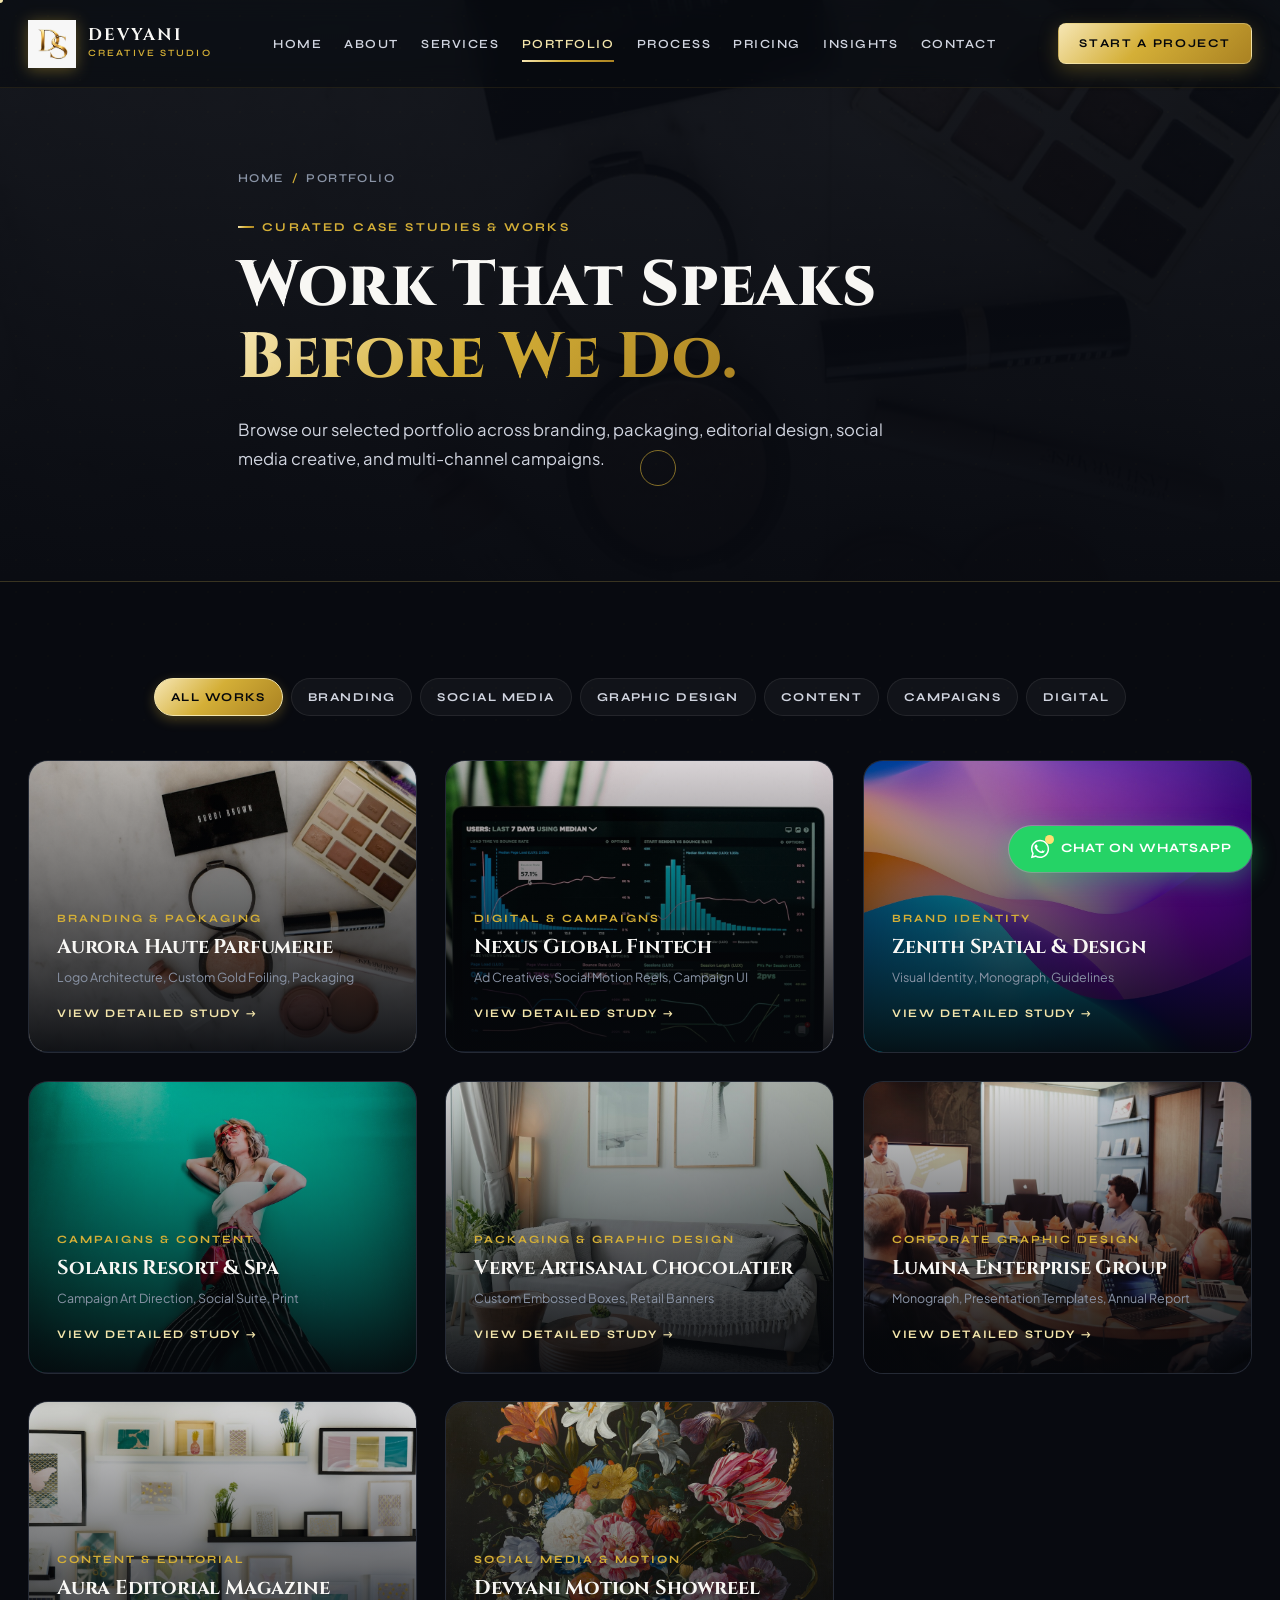
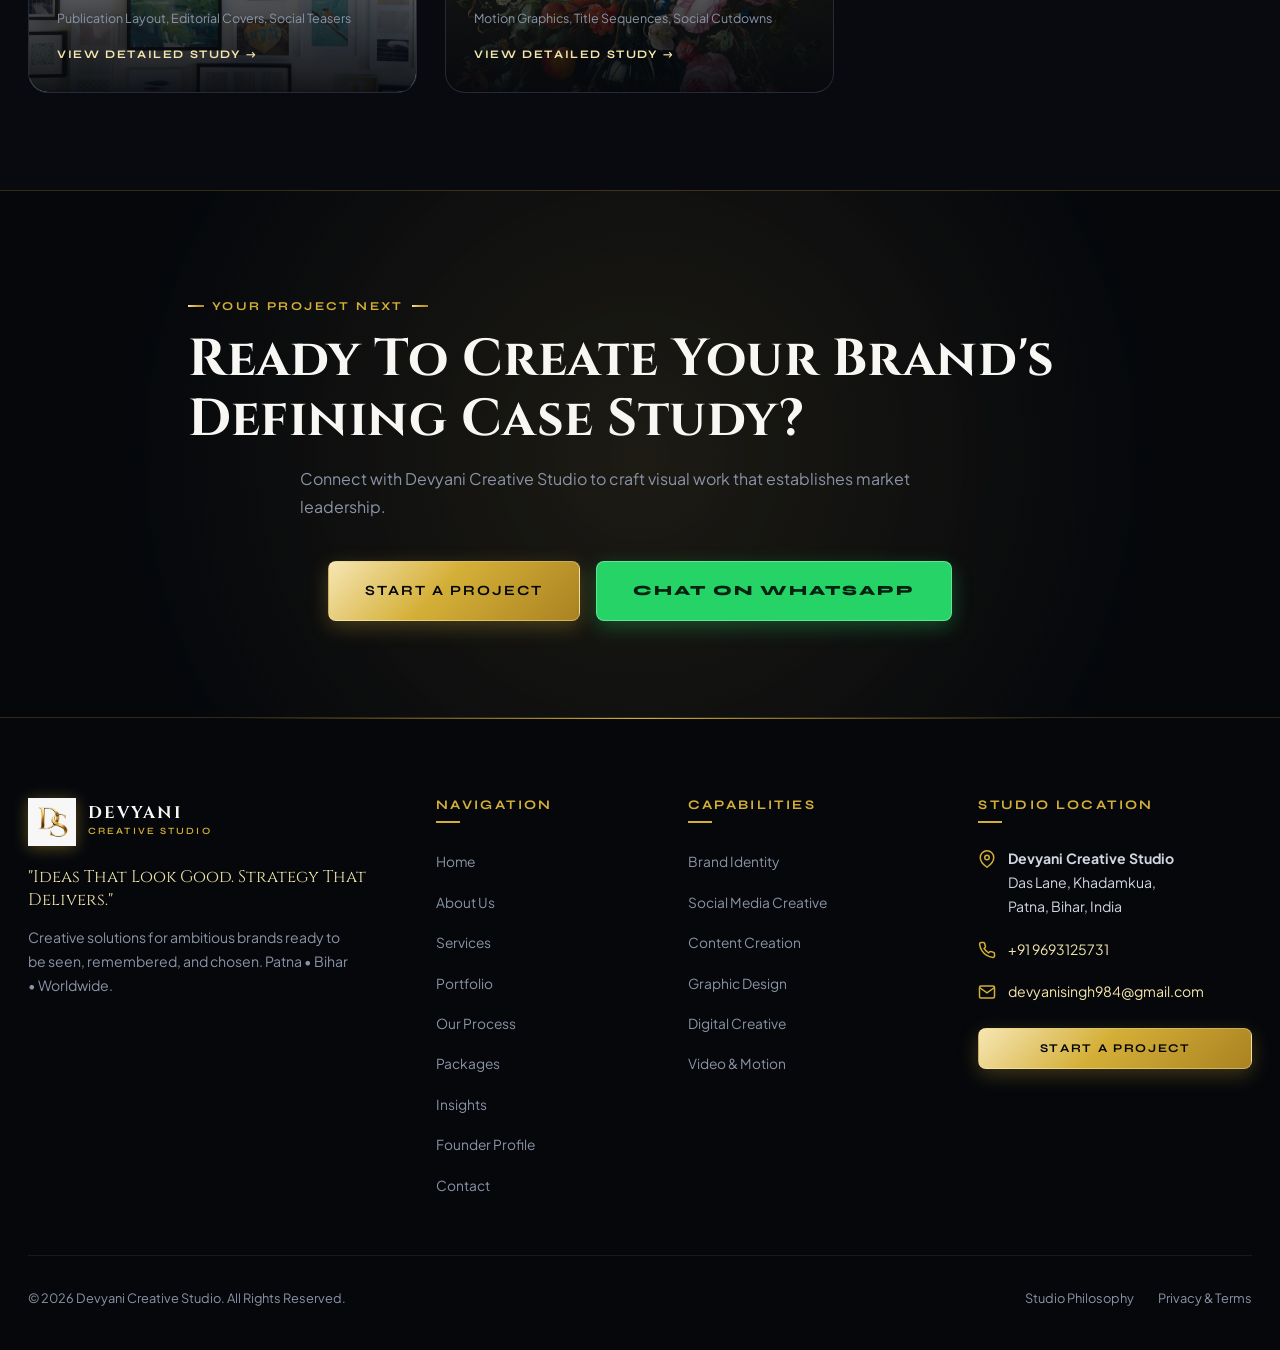
<file: portfolio.html>
<!DOCTYPE html>
<html lang="en">
<head>
  <meta charset="UTF-8">
  <meta name="viewport" content="width=device-width, initial-scale=1.0">
  <title>Portfolio & Case Studies — Devyani Creative Studio | Creative Agency Patna</title>
  <meta name="description" content="Explore selected brand identity, packaging, social media campaigns, and digital design case studies by Devyani Creative Studio.">
  <meta name="keywords" content="Devyani Creative Studio Portfolio, Branding Case Studies Patna, Graphic Design Portfolio, Social Media Campaigns Bihar">

  <!-- Open Graph -->
  <meta property="og:type" content="website">
  <meta property="og:title" content="Work That Speaks Before We Do — Devyani Creative Studio">
  <meta property="og:description" content="Explore our curated archive of identity systems, packaging, and digital campaigns.">
  <meta property="og:image" content="assets/images/logo-ds.png">

  <!-- Favicon -->
  <link rel="icon" type="image/png" href="assets/images/logo-ds.png">

  <!-- Stylesheets -->
  <link rel="stylesheet" href="assets/css/main.css">
  <link rel="stylesheet" href="assets/css/components.css">
  <link rel="stylesheet" href="assets/css/animations.css">
</head>
<body>

  <!-- ==================== GLOBAL HEADER ==================== -->
  <header class="header-main">
    <div class="container header-inner">
      <a href="index.html" class="brand-logo" aria-label="Devyani Creative Studio Home">
        <img src="assets/images/logo-ds.png" alt="Devyani Creative Studio Logo" class="brand-logo-img">
        <div class="brand-logo-text">
          <span class="brand-logo-title">Devyani</span>
          <span class="brand-logo-sub">Creative Studio</span>
        </div>
      </a>

      <nav class="nav-desktop" aria-label="Main Navigation">
        <a href="index.html" class="nav-link">Home</a>
        <a href="about.html" class="nav-link">About</a>
        <a href="services.html" class="nav-link">Services</a>
        <a href="portfolio.html" class="nav-link active">Portfolio</a>
        <a href="process.html" class="nav-link">Process</a>
        <a href="pricing.html" class="nav-link">Pricing</a>
        <a href="insights.html" class="nav-link">Insights</a>
        <a href="contact.html" class="nav-link">Contact</a>
      </nav>

      <div class="header-actions">
        <a href="start-a-project.html" class="btn btn-gold btn-sm header-cta-desktop">Start a Project</a>
        <button class="menu-toggle" id="menuToggle" aria-label="Toggle Navigation Menu">
          <span></span>
          <span></span>
          <span></span>
        </button>
      </div>
    </div>
  </header>

  <!-- ==================== MOBILE NAVIGATION OVERLAY ==================== -->
  <div class="mobile-nav-overlay" id="mobileNavOverlay">
    <div class="mobile-nav-links">
      <a href="index.html" class="mobile-nav-link">Home</a>
      <a href="about.html" class="mobile-nav-link">About Studio</a>
      <a href="services.html" class="mobile-nav-link">Our Services</a>
      <a href="portfolio.html" class="mobile-nav-link active">Portfolio</a>
      <a href="process.html" class="mobile-nav-link">Creative Process</a>
      <a href="pricing.html" class="mobile-nav-link">Packages & Pricing</a>
      <a href="insights.html" class="mobile-nav-link">Journal & Insights</a>
      <a href="founder.html" class="mobile-nav-link">Founder Profile</a>
      <a href="contact.html" class="mobile-nav-link">Contact Us</a>
    </div>
    <div class="mobile-nav-contact">
      <span class="mobile-nav-phone">Direct Line: +91 9693125731</span>
      <a href="mailto:devyanisingh984@gmail.com" class="mobile-nav-phone" style="font-size: 0.85rem; color: var(--gold-primary); margin-top: -0.5rem; text-transform: lowercase;">devyanisingh984@gmail.com</a>
      <a href="start-a-project.html" class="btn btn-gold btn-lg" style="width: 100%;">Start a Project</a>
    </div>
  </div>

  <main>
    <!-- PAGE HERO -->
    <section class="page-hero">
      <img src="assets/images/portfolio-1.jpg" alt="Portfolio Showcase" class="page-hero-bg">
      <div class="page-hero-overlay"></div>
      <div class="container page-hero-content reveal">
        <div class="breadcrumbs">
          <a href="index.html">Home</a>
          <span class="breadcrumbs-sep">/</span>
          <span>Portfolio</span>
        </div>
        <span class="eyebrow">Curated Case Studies & Works</span>
        <h1 class="page-hero-title">Work That Speaks<br><span class="text-gradient-gold">Before We Do.</span></h1>
        <p class="page-hero-desc">
          Browse our selected portfolio across branding, packaging, editorial design, social media creative, and multi-channel campaigns.
        </p>
      </div>
    </section>

    <!-- SECTION: PORTFOLIO GRID & FILTERS -->
    <section class="section-padding" style="background: var(--bg-primary);">
      <div class="container">
        
        <!-- Filter Bar -->
        <div class="portfolio-filters reveal">
          <button class="filter-btn is-active" data-filter="all">All Works</button>
          <button class="filter-btn" data-filter="branding">Branding</button>
          <button class="filter-btn" data-filter="social">Social Media</button>
          <button class="filter-btn" data-filter="graphic">Graphic Design</button>
          <button class="filter-btn" data-filter="content">Content</button>
          <button class="filter-btn" data-filter="campaigns">Campaigns</button>
          <button class="filter-btn" data-filter="digital">Digital</button>
        </div>

        <!-- Portfolio Cards Grid -->
        <div class="portfolio-grid">
          
          <!-- Card 1: Aurora Luxe -->
          <div class="portfolio-card reveal delay-1" data-category="branding" data-project="aurora-luxe">
            <div class="portfolio-thumb-wrap">
              <img src="assets/images/portfolio-1.jpg" alt="Aurora Haute Parfumerie" class="portfolio-thumb">
              <div class="portfolio-overlay">
                <span class="portfolio-cat">Branding & Packaging</span>
                <h3 class="portfolio-title">Aurora Haute Parfumerie</h3>
                <p class="portfolio-deliverables">Logo Architecture, Custom Gold Foiling, Packaging</p>
                <span class="portfolio-view-btn">View Detailed Study &rarr;</span>
              </div>
            </div>
          </div>

          <!-- Card 2: Nexus Digital -->
          <div class="portfolio-card reveal delay-2" data-category="digital" data-project="nexus-digital">
            <div class="portfolio-thumb-wrap">
              <img src="assets/images/portfolio-2.jpg" alt="Nexus Global Fintech" class="portfolio-thumb">
              <div class="portfolio-overlay">
                <span class="portfolio-cat">Digital & Campaigns</span>
                <h3 class="portfolio-title">Nexus Global Fintech</h3>
                <p class="portfolio-deliverables">Ad Creatives, Social Motion Reels, Campaign UI</p>
                <span class="portfolio-view-btn">View Detailed Study &rarr;</span>
              </div>
            </div>
          </div>

          <!-- Card 3: Zenith Architecture -->
          <div class="portfolio-card reveal delay-3" data-category="branding" data-project="zenith-architecture">
            <div class="portfolio-thumb-wrap">
              <img src="assets/images/portfolio-3.jpg" alt="Zenith Spatial & Design" class="portfolio-thumb">
              <div class="portfolio-overlay">
                <span class="portfolio-cat">Brand Identity</span>
                <h3 class="portfolio-title">Zenith Spatial & Design</h3>
                <p class="portfolio-deliverables">Visual Identity, Monograph, Guidelines</p>
                <span class="portfolio-view-btn">View Detailed Study &rarr;</span>
              </div>
            </div>
          </div>

          <!-- Card 4: Solaris Lifestyle -->
          <div class="portfolio-card reveal delay-1" data-category="campaigns" data-project="solaris-lifestyle">
            <div class="portfolio-thumb-wrap">
              <img src="assets/images/portfolio-4.jpg" alt="Solaris Resort & Spa" class="portfolio-thumb">
              <div class="portfolio-overlay">
                <span class="portfolio-cat">Campaigns & Content</span>
                <h3 class="portfolio-title">Solaris Resort & Spa</h3>
                <p class="portfolio-deliverables">Campaign Art Direction, Social Suite, Print</p>
                <span class="portfolio-view-btn">View Detailed Study &rarr;</span>
              </div>
            </div>
          </div>

          <!-- Card 5: Verve Artisanal -->
          <div class="portfolio-card reveal delay-2" data-category="graphic" data-project="verve-artisanal">
            <div class="portfolio-thumb-wrap">
              <img src="assets/images/portfolio-5.jpg" alt="Verve Artisanal Chocolatier" class="portfolio-thumb">
              <div class="portfolio-overlay">
                <span class="portfolio-cat">Packaging & Graphic Design</span>
                <h3 class="portfolio-title">Verve Artisanal Chocolatier</h3>
                <p class="portfolio-deliverables">Custom Embossed Boxes, Retail Banners</p>
                <span class="portfolio-view-btn">View Detailed Study &rarr;</span>
              </div>
            </div>
          </div>

          <!-- Card 6: Lumina Corporate -->
          <div class="portfolio-card reveal delay-3" data-category="graphic" data-project="lumina-corporate">
            <div class="portfolio-thumb-wrap">
              <img src="assets/images/portfolio-6.jpg" alt="Lumina Enterprise Group" class="portfolio-thumb">
              <div class="portfolio-overlay">
                <span class="portfolio-cat">Corporate Graphic Design</span>
                <h3 class="portfolio-title">Lumina Enterprise Group</h3>
                <p class="portfolio-deliverables">Monograph, Presentation Templates, Annual Report</p>
                <span class="portfolio-view-btn">View Detailed Study &rarr;</span>
              </div>
            </div>
          </div>

          <!-- Card 7: Vogue Editorial -->
          <div class="portfolio-card reveal delay-1" data-category="content" data-project="vogue-editorial">
            <div class="portfolio-thumb-wrap">
              <img src="assets/images/portfolio-7.jpg" alt="Aura Editorial Magazine" class="portfolio-thumb">
              <div class="portfolio-overlay">
                <span class="portfolio-cat">Content & Editorial</span>
                <h3 class="portfolio-title">Aura Editorial Magazine</h3>
                <p class="portfolio-deliverables">Publication Layout, Editorial Covers, Social Teasers</p>
                <span class="portfolio-view-btn">View Detailed Study &rarr;</span>
              </div>
            </div>
          </div>

          <!-- Card 8: Motion Showreel -->
          <div class="portfolio-card reveal delay-2" data-category="social" data-project="motion-brand-reel">
            <div class="portfolio-thumb-wrap">
              <img src="assets/images/portfolio-8.jpg" alt="Devyani Motion Showreel" class="portfolio-thumb">
              <div class="portfolio-overlay">
                <span class="portfolio-cat">Social Media & Motion</span>
                <h3 class="portfolio-title">Devyani Motion Showreel</h3>
                <p class="portfolio-deliverables">Motion Graphics, Title Sequences, Social Cutdowns</p>
                <span class="portfolio-view-btn">View Detailed Study &rarr;</span>
              </div>
            </div>
          </div>

        </div>
      </div>
    </section>

    <!-- FINAL CTA -->
    <section class="section-padding" style="background: radial-gradient(circle at center, rgba(212, 175, 55, 0.1) 0%, rgba(5, 7, 11, 0.98) 75%); border-top: 1px solid var(--gold-border);">
      <div class="container container-narrow text-center reveal">
        <span class="eyebrow eyebrow-center">Your Project Next</span>
        <h2 class="section-title">Ready To Create Your Brand's Defining Case Study?</h2>
        <p class="section-subtitle" style="margin-bottom: 2.5rem;">
          Connect with Devyani Creative Studio to craft visual work that establishes market leadership.
        </p>
        <div class="btn-group" style="justify-content: center;">
          <a href="start-a-project.html" class="btn btn-gold btn-lg">Start a Project</a>
          <a href="https://wa.me/919693125731" target="_blank" class="btn btn-whatsapp btn-lg">Chat on WhatsApp</a>
        </div>
      </div>
    </section>
  </main>

  <!-- ==================== CASE STUDY MODAL ==================== -->
  <div class="modal-backdrop" id="caseStudyModal">
    <div class="modal-card">
      <button class="modal-close-btn" aria-label="Close modal">&times;</button>
      <img src="assets/images/portfolio-1.jpg" alt="Case Study Cover" class="modal-hero-img">
      <div class="modal-body">
        <div class="modal-header-meta">
          <span class="eyebrow modal-cat-badge">Brand Identity</span>
        </div>
        <h3 class="modal-project-title">Aurora Haute Parfumerie</h3>
        
        <div class="modal-grid-details">
          <div class="modal-detail-item">
            <h5>Client Category</h5>
            <p id="modalClient">Luxury Fragrance House</p>
          </div>
          <div class="modal-detail-item">
            <h5>Release Year</h5>
            <p id="modalYear">2026</p>
          </div>
          <div class="modal-detail-item">
            <h5>Key Scope</h5>
            <p id="modalDeliverables">Monogram, Packaging, Art Direction</p>
          </div>
        </div>

        <div class="modal-section-block">
          <h4>The Challenge</h4>
          <p id="modalChallenge">Establishing an ultra-luxury sensory brand that stands shoulder-to-shoulder with European fragrance maisons while carrying distinctive artisanal warmth.</p>
        </div>

        <div class="modal-section-block">
          <h4>Creative Direction</h4>
          <p id="modalDirection">Dark obsidian backgrounds with bespoke high-contrast serif typography, precision gold foil accents, and tactile embossed paper stocks.</p>
        </div>

        <div class="modal-section-block">
          <h4>The Solution</h4>
          <p id="modalSolution">A bespoke identity system featuring a refined interlocking monogram, custom structural packaging boxes, and a cinematic visual campaign for digital and flagship launch.</p>
        </div>

        <div class="modal-section-block">
          <h4>Outcome & Assets</h4>
          <p id="modalResults">Complete brand design system delivered with 40+ master asset files, packaging production dies, and brand guideline documentation.</p>
        </div>

        <div style="margin-top: 2.5rem; text-align: center;">
          <a href="start-a-project.html" class="btn btn-gold">Commission Similar Creative</a>
        </div>
      </div>
    </div>
  </div>

  <!-- ==================== FLOATING WHATSAPP CTA ==================== -->
  <a href="https://wa.me/919693125731" target="_blank" class="floating-whatsapp" aria-label="Chat on WhatsApp">
    <div style="position: relative;">
      <svg class="whatsapp-icon-pulse" viewBox="0 0 24 24"><path d="M12.04 2C6.58 2 2.13 6.45 2.13 11.91C2.13 13.66 2.59 15.36 3.45 16.86L2.05 22L7.3 20.62C8.75 21.41 10.38 21.83 12.04 21.83C17.5 21.83 21.95 17.38 21.95 11.92C21.95 6.46 17.5 2 12.04 2M12.05 20.15C10.56 20.15 9.11 19.76 7.85 19L7.55 18.83L4.43 19.65L5.26 16.61L5.06 16.29C4.24 14.99 3.81 13.47 3.81 11.91C3.81 7.37 7.5 3.68 12.04 3.68C14.25 3.68 16.31 4.54 17.87 6.1C19.42 7.66 20.28 9.72 20.28 11.92C20.28 16.46 16.58 20.15 12.05 20.15M16.57 14.36C16.32 14.23 15.1 13.63 14.88 13.55C14.65 13.47 14.49 13.43 14.32 13.68C14.16 13.93 13.69 14.47 13.54 14.64C13.4 14.8 13.25 14.82 13 14.7C12.75 14.57 11.7 14.23 10.45 13.12C9.48 12.25 8.83 11.18 8.7 10.97C8.58 10.77 8.69 10.65 8.81 10.53C8.92 10.42 9.06 10.25 9.18 10.11C9.31 9.97 9.35 9.87 9.43 9.7C9.51 9.54 9.47 9.4 9.41 9.27C9.35 9.15 8.86 7.95 8.66 7.46C8.46 6.98 8.26 7.04 8.11 7.04C7.97 7.03 7.8 7.03 7.64 7.03C7.47 7.03 7.2 7.1 6.97 7.34C6.75 7.59 6.11 8.19 6.11 9.41C6.11 10.63 7 11.81 7.12 11.97C7.25 12.14 8.87 14.63 11.35 15.7C11.94 15.96 12.4 16.11 12.76 16.23C13.51 16.46 14.19 16.43 14.73 16.35C15.33 16.26 16.57 15.6 16.83 14.88C17.09 14.15 17.09 13.53 17.01 13.4C16.93 13.28 16.81 13.21 16.57 13.08Z"/></svg>
      <div class="whatsapp-badge"></div>
    </div>
    <span>Chat on WhatsApp</span>
  </a>

  <!-- ==================== MOBILE BOTTOM QUICK BAR ==================== -->
  <div class="mobile-quick-bar">
    <a href="tel:+919693125731" class="mobile-quick-btn">
      <svg width="18" height="18" viewBox="0 0 24 24" fill="none" stroke="currentColor" stroke-width="2"><path d="M22 16.92v3a2 2 0 0 1-2.18 2 19.79 19.79 0 0 1-8.63-3.07 19.5 19.5 0 0 1-6-6 19.79 19.79 0 0 1-3.07-8.67A2 2 0 0 1 4.11 2h3a2 2 0 0 1 2 1.72 12.84 12.84 0 0 0 .7 2.81 2 2 0 0 1-.45 2.11L8.09 9.91a16 16 0 0 0 6 6l1.27-1.27a2 2 0 0 1 2.11-.45 12.84 12.84 0 0 0 2.81.7A2 2 0 0 1 22 16.92z"/></svg>
      <span>Call</span>
    </a>
    <a href="https://wa.me/919693125731" target="_blank" class="mobile-quick-btn" style="color: #25D366;">
      <svg width="18" height="18" viewBox="0 0 24 24" fill="currentColor"><path d="M12.04 2C6.58 2 2.13 6.45 2.13 11.91C2.13 13.66 2.59 15.36 3.45 16.86L2.05 22L7.3 20.62C8.75 21.41 10.38 21.83 12.04 21.83C17.5 21.83 21.95 17.38 21.95 11.92C21.95 6.46 17.5 2 12.04 2"/></svg>
      <span>WhatsApp</span>
    </a>
    <a href="start-a-project.html" class="mobile-quick-btn gold-quick">
      <svg width="18" height="18" viewBox="0 0 24 24" fill="none" stroke="currentColor" stroke-width="2.5"><path d="M5 12h14M12 5l7 7-7 7"/></svg>
      <span>Brief Us</span>
    </a>
  </div>

  <!-- ==================== GLOBAL FOOTER ==================== -->
  <footer class="footer-main">
    <div class="container">
      <div class="footer-grid">
        <div class="footer-col-brand">
          <a href="index.html" class="brand-logo">
            <img src="assets/images/logo-ds.png" alt="Devyani Creative Studio Logo" class="brand-logo-img">
            <div class="brand-logo-text">
              <span class="brand-logo-title">Devyani</span>
              <span class="brand-logo-sub">Creative Studio</span>
            </div>
          </a>
          <p class="footer-tagline">"Ideas That Look Good. Strategy That Delivers."</p>
          <p class="footer-desc">
            Creative solutions for ambitious brands ready to be seen, remembered, and chosen. Patna • Bihar • Worldwide.
          </p>
        </div>

        <div>
          <h4 class="footer-col-title">Navigation</h4>
          <ul class="footer-links">
            <li><a href="index.html" class="footer-link">Home</a></li>
            <li><a href="about.html" class="footer-link">About Us</a></li>
            <li><a href="services.html" class="footer-link">Services</a></li>
            <li><a href="portfolio.html" class="footer-link">Portfolio</a></li>
            <li><a href="process.html" class="footer-link">Our Process</a></li>
            <li><a href="pricing.html" class="footer-link">Packages</a></li>
            <li><a href="insights.html" class="footer-link">Insights</a></li>
            <li><a href="founder.html" class="footer-link">Founder Profile</a></li>
            <li><a href="contact.html" class="footer-link">Contact</a></li>
          </ul>
        </div>

        <div>
          <h4 class="footer-col-title">Capabilities</h4>
          <ul class="footer-links">
            <li><a href="services.html#brand-identity" class="footer-link">Brand Identity</a></li>
            <li><a href="services.html#social-media" class="footer-link">Social Media Creative</a></li>
            <li><a href="services.html#content-creation" class="footer-link">Content Creation</a></li>
            <li><a href="services.html#graphic-design" class="footer-link">Graphic Design</a></li>
            <li><a href="services.html#digital-creative" class="footer-link">Digital Creative</a></li>
            <li><a href="services.html#video-motion" class="footer-link">Video & Motion</a></li>
          </ul>
        </div>

        <div class="footer-col-contact">
          <h4 class="footer-col-title">Studio Location</h4>
          <div class="footer-contact-item">
            <svg class="footer-contact-icon" viewBox="0 0 24 24" fill="none" stroke="currentColor" stroke-width="2"><path d="M21 10c0 7-9 13-9 13s-9-6-9-13a9 9 0 0 1 18 0z"/><circle cx="12" cy="10" r="3"/></svg>
            <div>
              <strong>Devyani Creative Studio</strong><br>
              Das Lane, Khadamkua,<br>
              Patna, Bihar, India
            </div>
          </div>

          <div class="footer-contact-item">
            <svg class="footer-contact-icon" viewBox="0 0 24 24" fill="none" stroke="currentColor" stroke-width="2"><path d="M22 16.92v3a2 2 0 0 1-2.18 2 19.79 19.79 0 0 1-8.63-3.07 19.5 19.5 0 0 1-6-6 19.79 19.79 0 0 1-3.07-8.67A2 2 0 0 1 4.11 2h3a2 2 0 0 1 2 1.72 12.84 12.84 0 0 0 .7 2.81 2 2 0 0 1-.45 2.11L8.09 9.91a16 16 0 0 0 6 6l1.27-1.27a2 2 0 0 1 2.11-.45 12.84 12.84 0 0 0 2.81.7A2 2 0 0 1 22 16.92z"/></svg>
            <div>
              <a href="tel:+919693125731" style="color: var(--gold-light);">+91 9693125731</a>
            </div>
          </div>

          <div class="footer-contact-item">
            <svg class="footer-contact-icon" viewBox="0 0 24 24" fill="none" stroke="currentColor" stroke-width="2"><path d="M4 4h16c1.1 0 2 .9 2 2v12c0 1.1-.9 2-2 2H4c-1.1 0-2-.9-2-2V6c0-1.1.9-2 2-2z"/><polyline points="22,6 12,13 2,6"/></svg>
            <div>
              <a href="mailto:devyanisingh984@gmail.com" style="color: var(--gold-light);">devyanisingh984@gmail.com</a>
            </div>
          </div>

          <div style="margin-top: 1.5rem;">
            <a href="start-a-project.html" class="btn btn-gold btn-sm" style="width: 100%;">Start a Project</a>
          </div>
        </div>
      </div>

      <div class="footer-bottom">
        <div>&copy; 2026 Devyani Creative Studio. All Rights Reserved.</div>
        <div class="footer-legal-links">
          <a href="about.html">Studio Philosophy</a>
          <a href="contact.html">Privacy & Terms</a>
        </div>
      </div>
    </div>
  </footer>

  <!-- Scripts -->
  <script src="assets/js/main.js"></script>
  <script src="assets/js/portfolio.js"></script>
</body>
</html>
</file>
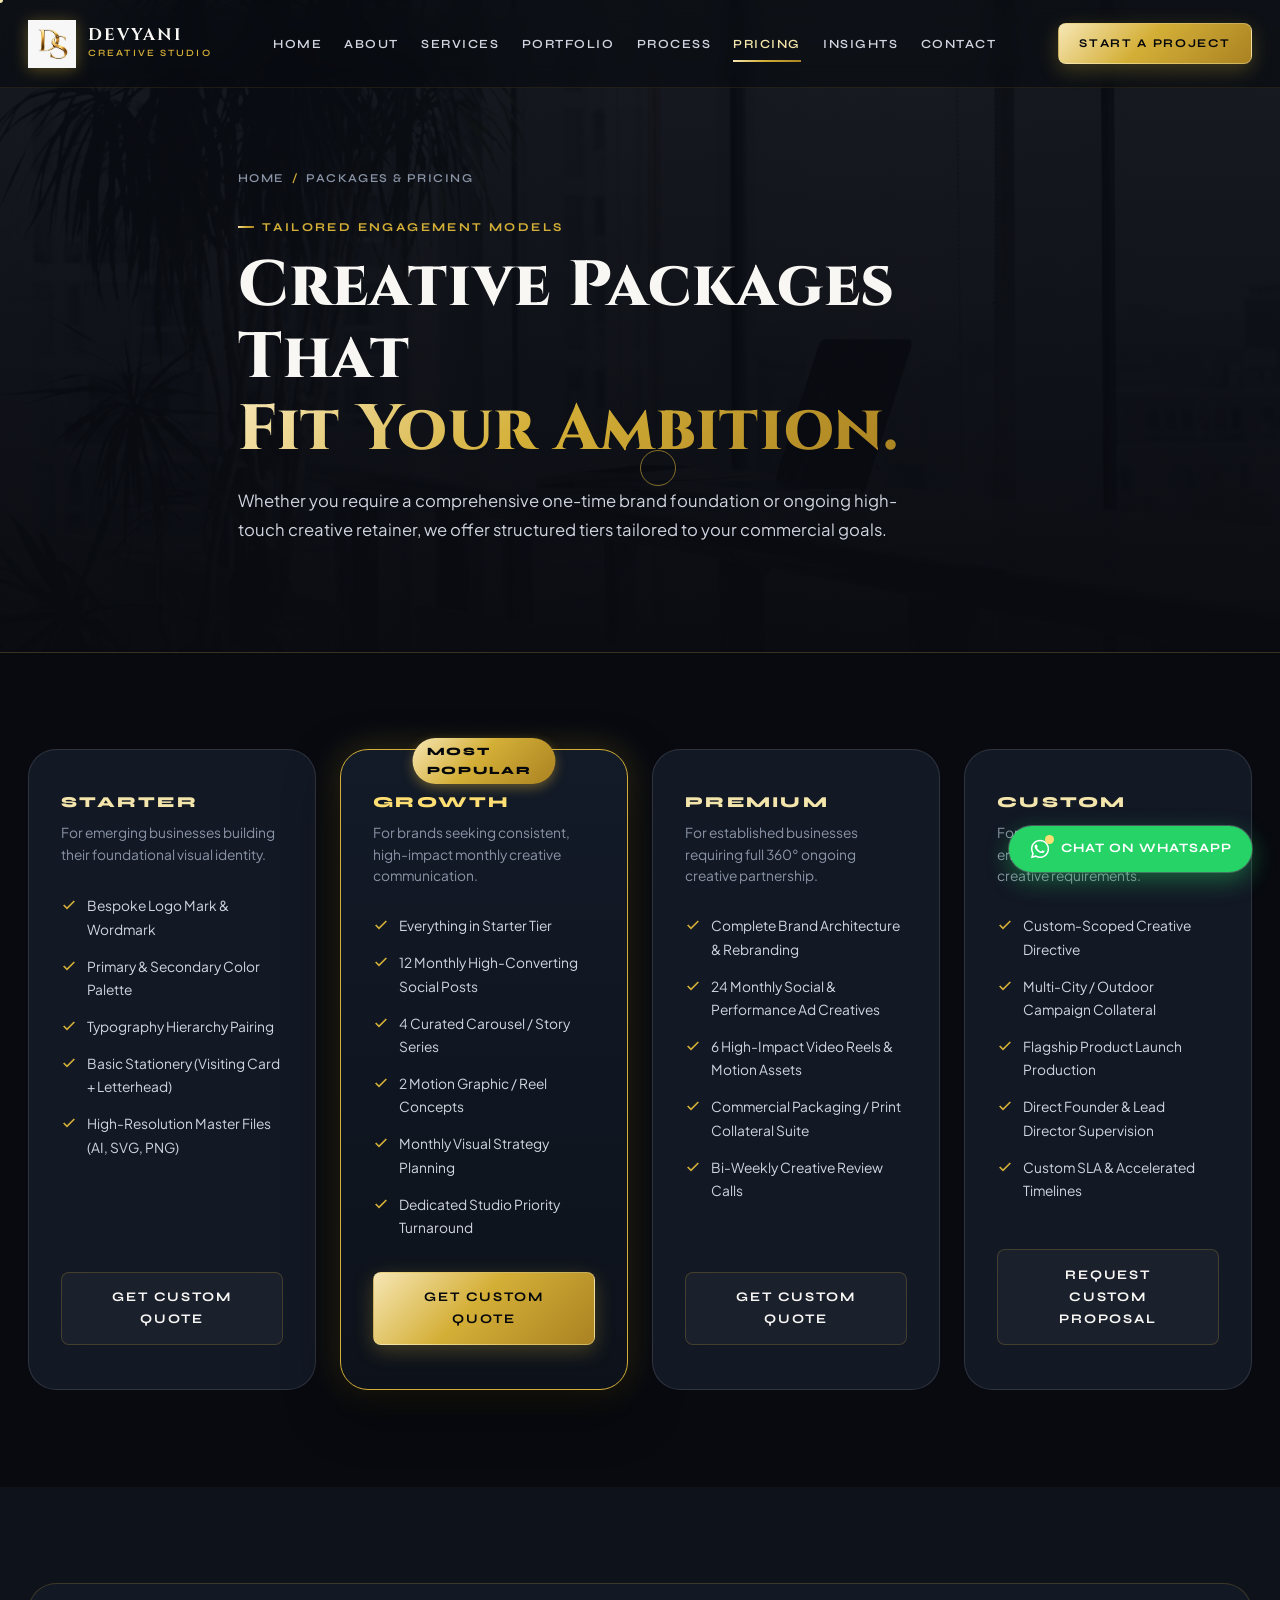
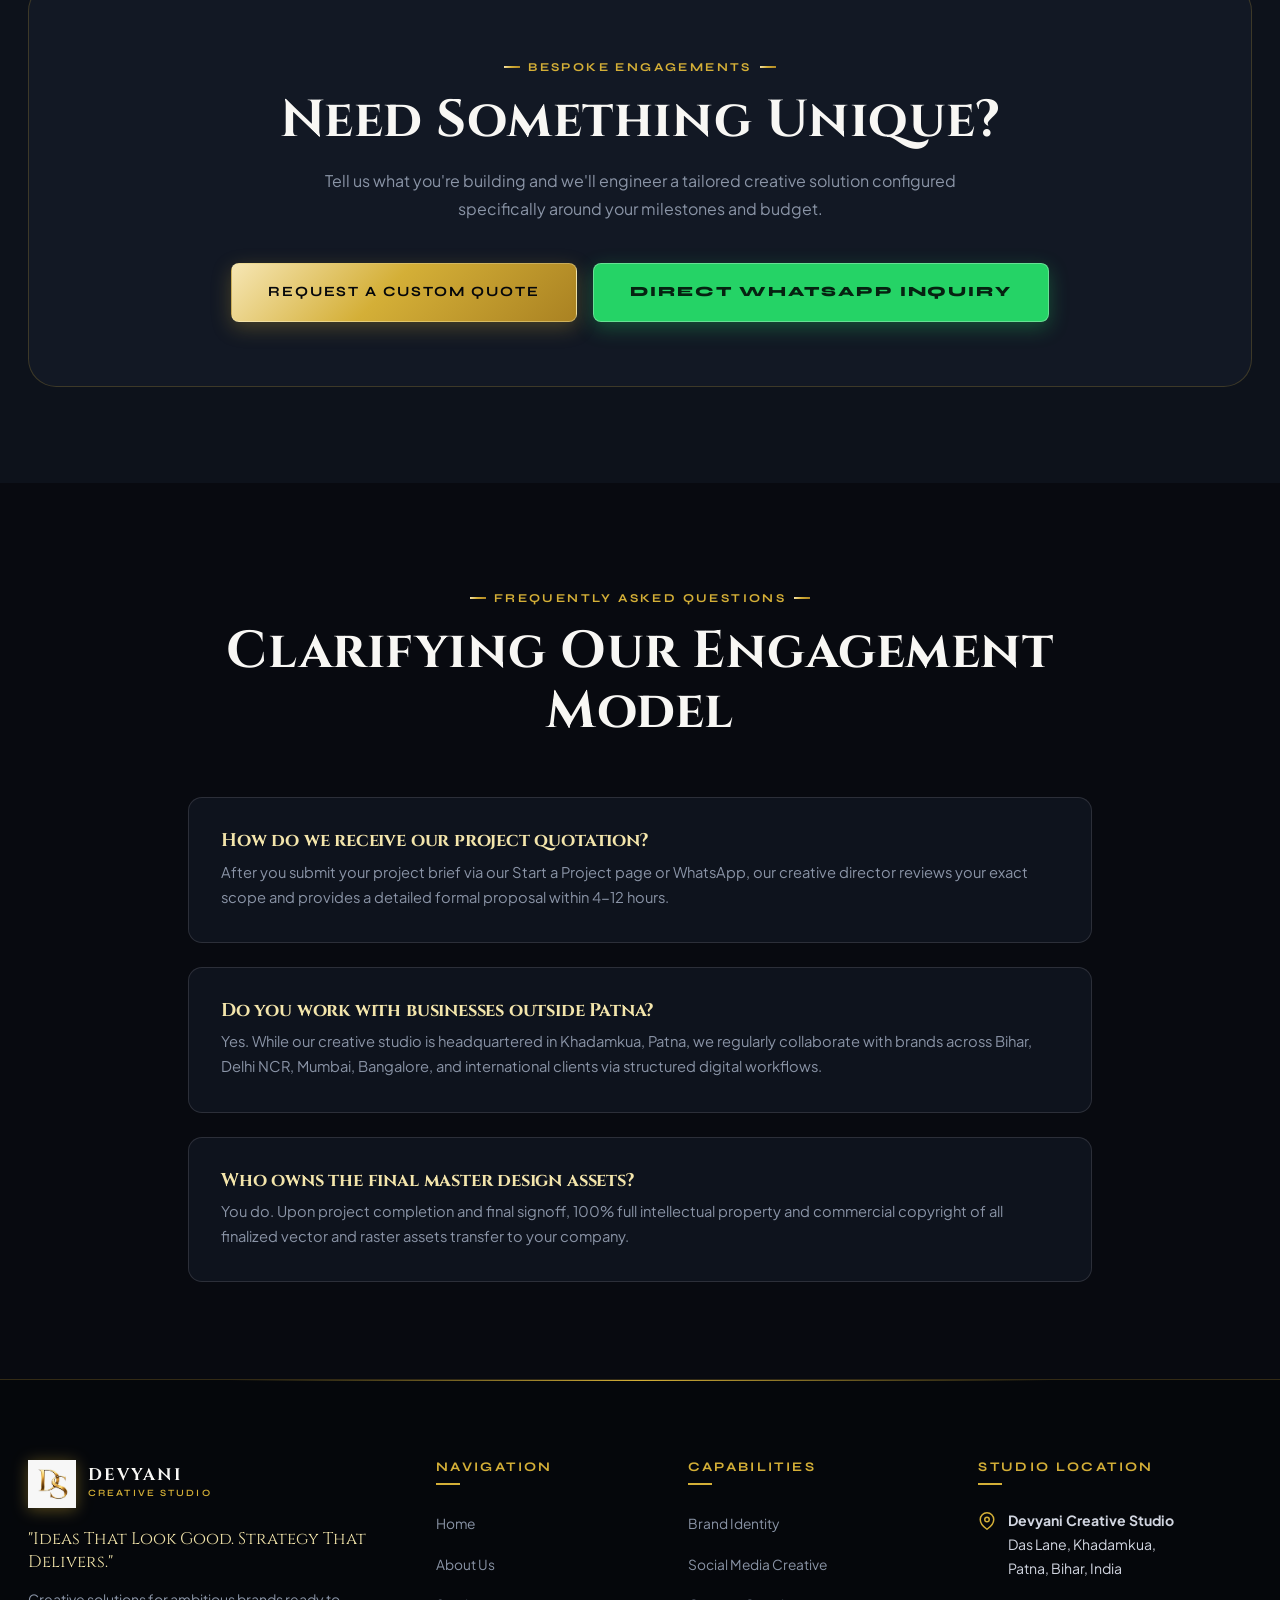
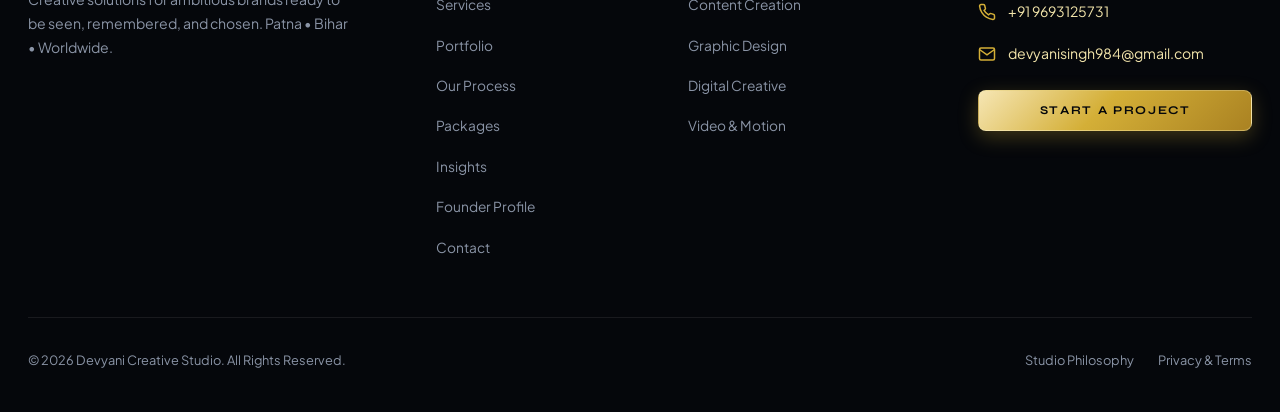
<file: pricing.html>
<!DOCTYPE html>
<html lang="en">
<head>
  <meta charset="UTF-8">
  <meta name="viewport" content="width=device-width, initial-scale=1.0">
  <title>Pricing & Packages — Devyani Creative Studio | Flexible Creative Engagement</title>
  <meta name="description" content="Explore transparent, flexible creative packages by Devyani Creative Studio. Tailored for startups, scaling brands, and established enterprises in Patna and worldwide.">
  <meta name="keywords" content="Creative Agency Pricing, Branding Packages Patna, Social Media Retainers Bihar, Design Studio Rates">

  <!-- Open Graph -->
  <meta property="og:type" content="website">
  <meta property="og:title" content="Creative Packages That Fit Your Ambition — Devyani Creative Studio">
  <meta property="og:description" content="Explore our flexible engagement packages: Starter, Growth, Premium, and Custom.">
  <meta property="og:image" content="assets/images/logo-ds.png">

  <!-- Favicon -->
  <link rel="icon" type="image/png" href="assets/images/logo-ds.png">

  <!-- Stylesheets -->
  <link rel="stylesheet" href="assets/css/main.css">
  <link rel="stylesheet" href="assets/css/components.css">
  <link rel="stylesheet" href="assets/css/animations.css">
</head>
<body>

  <!-- ==================== GLOBAL HEADER ==================== -->
  <header class="header-main">
    <div class="container header-inner">
      <a href="index.html" class="brand-logo" aria-label="Devyani Creative Studio Home">
        <img src="assets/images/logo-ds.png" alt="Devyani Creative Studio Logo" class="brand-logo-img">
        <div class="brand-logo-text">
          <span class="brand-logo-title">Devyani</span>
          <span class="brand-logo-sub">Creative Studio</span>
        </div>
      </a>

      <nav class="nav-desktop" aria-label="Main Navigation">
        <a href="index.html" class="nav-link">Home</a>
        <a href="about.html" class="nav-link">About</a>
        <a href="services.html" class="nav-link">Services</a>
        <a href="portfolio.html" class="nav-link">Portfolio</a>
        <a href="process.html" class="nav-link">Process</a>
        <a href="pricing.html" class="nav-link active">Pricing</a>
        <a href="insights.html" class="nav-link">Insights</a>
        <a href="contact.html" class="nav-link">Contact</a>
      </nav>

      <div class="header-actions">
        <a href="start-a-project.html" class="btn btn-gold btn-sm header-cta-desktop">Start a Project</a>
        <button class="menu-toggle" id="menuToggle" aria-label="Toggle Navigation Menu">
          <span></span>
          <span></span>
          <span></span>
        </button>
      </div>
    </div>
  </header>

  <!-- ==================== MOBILE NAVIGATION OVERLAY ==================== -->
  <div class="mobile-nav-overlay" id="mobileNavOverlay">
    <div class="mobile-nav-links">
      <a href="index.html" class="mobile-nav-link">Home</a>
      <a href="about.html" class="mobile-nav-link">About Studio</a>
      <a href="services.html" class="mobile-nav-link">Our Services</a>
      <a href="portfolio.html" class="mobile-nav-link">Portfolio</a>
      <a href="process.html" class="mobile-nav-link">Creative Process</a>
      <a href="pricing.html" class="mobile-nav-link active">Packages & Pricing</a>
      <a href="insights.html" class="mobile-nav-link">Journal & Insights</a>
      <a href="founder.html" class="mobile-nav-link">Founder Profile</a>
      <a href="contact.html" class="mobile-nav-link">Contact Us</a>
    </div>
    <div class="mobile-nav-contact">
      <span class="mobile-nav-phone">Direct Line: +91 9693125731</span>
      <a href="mailto:devyanisingh984@gmail.com" class="mobile-nav-phone" style="font-size: 0.85rem; color: var(--gold-primary); margin-top: -0.5rem; text-transform: lowercase;">devyanisingh984@gmail.com</a>
      <a href="start-a-project.html" class="btn btn-gold btn-lg" style="width: 100%;">Start a Project</a>
    </div>
  </div>

  <main>
    <!-- PAGE HERO -->
    <section class="page-hero">
      <img src="assets/images/studio-atmosphere.jpg" alt="Pricing Packages" class="page-hero-bg">
      <div class="page-hero-overlay"></div>
      <div class="container page-hero-content reveal">
        <div class="breadcrumbs">
          <a href="index.html">Home</a>
          <span class="breadcrumbs-sep">/</span>
          <span>Packages & Pricing</span>
        </div>
        <span class="eyebrow">Tailored Engagement Models</span>
        <h1 class="page-hero-title">Creative Packages That<br><span class="text-gradient-gold">Fit Your Ambition.</span></h1>
        <p class="page-hero-desc">
          Whether you require a comprehensive one-time brand foundation or ongoing high-touch creative retainer, we offer structured tiers tailored to your commercial goals.
        </p>
      </div>
    </section>

    <!-- SECTION 1: 4 STRUCTURED PACKAGES -->
    <section class="section-padding" style="background: var(--bg-primary);">
      <div class="container container-wide">
        
        <div class="pricing-grid">
          
          <!-- Package 1: Starter -->
          <div class="pricing-card reveal delay-1">
            <h3 class="pricing-tier-name">Starter</h3>
            <p class="pricing-tagline">For emerging businesses building their foundational visual identity.</p>
            
            <div class="pricing-features-list">
              <div class="pricing-feature-item">
                <svg class="pricing-check-icon" viewBox="0 0 24 24" fill="none" stroke="currentColor" stroke-width="2.5"><polyline points="20 6 9 17 4 12"/></svg>
                <span>Bespoke Logo Mark & Wordmark</span>
              </div>
              <div class="pricing-feature-item">
                <svg class="pricing-check-icon" viewBox="0 0 24 24" fill="none" stroke="currentColor" stroke-width="2.5"><polyline points="20 6 9 17 4 12"/></svg>
                <span>Primary & Secondary Color Palette</span>
              </div>
              <div class="pricing-feature-item">
                <svg class="pricing-check-icon" viewBox="0 0 24 24" fill="none" stroke="currentColor" stroke-width="2.5"><polyline points="20 6 9 17 4 12"/></svg>
                <span>Typography Hierarchy Pairing</span>
              </div>
              <div class="pricing-feature-item">
                <svg class="pricing-check-icon" viewBox="0 0 24 24" fill="none" stroke="currentColor" stroke-width="2.5"><polyline points="20 6 9 17 4 12"/></svg>
                <span>Basic Stationery (Visiting Card + Letterhead)</span>
              </div>
              <div class="pricing-feature-item">
                <svg class="pricing-check-icon" viewBox="0 0 24 24" fill="none" stroke="currentColor" stroke-width="2.5"><polyline points="20 6 9 17 4 12"/></svg>
                <span>High-Resolution Master Files (AI, SVG, PNG)</span>
              </div>
            </div>

            <a href="start-a-project.html?package=starter" class="btn btn-outline" style="width: 100%;">
              Get Custom Quote
            </a>
          </div>

          <!-- Package 2: Growth (Featured) -->
          <div class="pricing-card is-featured reveal delay-2">
            <div class="pricing-badge">Most Popular</div>
            <h3 class="pricing-tier-name" style="color: var(--gold-bright);">Growth</h3>
            <p class="pricing-tagline">For brands seeking consistent, high-impact monthly creative communication.</p>
            
            <div class="pricing-features-list">
              <div class="pricing-feature-item">
                <svg class="pricing-check-icon" viewBox="0 0 24 24" fill="none" stroke="currentColor" stroke-width="2.5"><polyline points="20 6 9 17 4 12"/></svg>
                <span>Everything in Starter Tier</span>
              </div>
              <div class="pricing-feature-item">
                <svg class="pricing-check-icon" viewBox="0 0 24 24" fill="none" stroke="currentColor" stroke-width="2.5"><polyline points="20 6 9 17 4 12"/></svg>
                <span>12 Monthly High-Converting Social Posts</span>
              </div>
              <div class="pricing-feature-item">
                <svg class="pricing-check-icon" viewBox="0 0 24 24" fill="none" stroke="currentColor" stroke-width="2.5"><polyline points="20 6 9 17 4 12"/></svg>
                <span>4 Curated Carousel / Story Series</span>
              </div>
              <div class="pricing-feature-item">
                <svg class="pricing-check-icon" viewBox="0 0 24 24" fill="none" stroke="currentColor" stroke-width="2.5"><polyline points="20 6 9 17 4 12"/></svg>
                <span>2 Motion Graphic / Reel Concepts</span>
              </div>
              <div class="pricing-feature-item">
                <svg class="pricing-check-icon" viewBox="0 0 24 24" fill="none" stroke="currentColor" stroke-width="2.5"><polyline points="20 6 9 17 4 12"/></svg>
                <span>Monthly Visual Strategy Planning</span>
              </div>
              <div class="pricing-feature-item">
                <svg class="pricing-check-icon" viewBox="0 0 24 24" fill="none" stroke="currentColor" stroke-width="2.5"><polyline points="20 6 9 17 4 12"/></svg>
                <span>Dedicated Studio Priority Turnaround</span>
              </div>
            </div>

            <a href="start-a-project.html?package=growth" class="btn btn-gold" style="width: 100%;">
              Get Custom Quote
            </a>
          </div>

          <!-- Package 3: Premium -->
          <div class="pricing-card reveal delay-3">
            <h3 class="pricing-tier-name">Premium</h3>
            <p class="pricing-tagline">For established businesses requiring full 360° ongoing creative partnership.</p>
            
            <div class="pricing-features-list">
              <div class="pricing-feature-item">
                <svg class="pricing-check-icon" viewBox="0 0 24 24" fill="none" stroke="currentColor" stroke-width="2.5"><polyline points="20 6 9 17 4 12"/></svg>
                <span>Complete Brand Architecture & Rebranding</span>
              </div>
              <div class="pricing-feature-item">
                <svg class="pricing-check-icon" viewBox="0 0 24 24" fill="none" stroke="currentColor" stroke-width="2.5"><polyline points="20 6 9 17 4 12"/></svg>
                <span>24 Monthly Social & Performance Ad Creatives</span>
              </div>
              <div class="pricing-feature-item">
                <svg class="pricing-check-icon" viewBox="0 0 24 24" fill="none" stroke="currentColor" stroke-width="2.5"><polyline points="20 6 9 17 4 12"/></svg>
                <span>6 High-Impact Video Reels & Motion Assets</span>
              </div>
              <div class="pricing-feature-item">
                <svg class="pricing-check-icon" viewBox="0 0 24 24" fill="none" stroke="currentColor" stroke-width="2.5"><polyline points="20 6 9 17 4 12"/></svg>
                <span>Commercial Packaging / Print Collateral Suite</span>
              </div>
              <div class="pricing-feature-item">
                <svg class="pricing-check-icon" viewBox="0 0 24 24" fill="none" stroke="currentColor" stroke-width="2.5"><polyline points="20 6 9 17 4 12"/></svg>
                <span>Bi-Weekly Creative Review Calls</span>
              </div>
            </div>

            <a href="start-a-project.html?package=premium" class="btn btn-outline" style="width: 100%;">
              Get Custom Quote
            </a>
          </div>

          <!-- Package 4: Custom / Enterprise -->
          <div class="pricing-card reveal delay-4">
            <h3 class="pricing-tier-name">Custom</h3>
            <p class="pricing-tagline">For specialized campaigns, enterprise scale, and unique creative requirements.</p>
            
            <div class="pricing-features-list">
              <div class="pricing-feature-item">
                <svg class="pricing-check-icon" viewBox="0 0 24 24" fill="none" stroke="currentColor" stroke-width="2.5"><polyline points="20 6 9 17 4 12"/></svg>
                <span>Custom-Scoped Creative Directive</span>
              </div>
              <div class="pricing-feature-item">
                <svg class="pricing-check-icon" viewBox="0 0 24 24" fill="none" stroke="currentColor" stroke-width="2.5"><polyline points="20 6 9 17 4 12"/></svg>
                <span>Multi-City / Outdoor Campaign Collateral</span>
              </div>
              <div class="pricing-feature-item">
                <svg class="pricing-check-icon" viewBox="0 0 24 24" fill="none" stroke="currentColor" stroke-width="2.5"><polyline points="20 6 9 17 4 12"/></svg>
                <span>Flagship Product Launch Production</span>
              </div>
              <div class="pricing-feature-item">
                <svg class="pricing-check-icon" viewBox="0 0 24 24" fill="none" stroke="currentColor" stroke-width="2.5"><polyline points="20 6 9 17 4 12"/></svg>
                <span>Direct Founder & Lead Director Supervision</span>
              </div>
              <div class="pricing-feature-item">
                <svg class="pricing-check-icon" viewBox="0 0 24 24" fill="none" stroke="currentColor" stroke-width="2.5"><polyline points="20 6 9 17 4 12"/></svg>
                <span>Custom SLA & Accelerated Timelines</span>
              </div>
            </div>

            <a href="start-a-project.html?package=custom" class="btn btn-outline" style="width: 100%;">
              Request Custom Proposal
            </a>
          </div>

        </div>
      </div>
    </section>

    <!-- SECTION 2: CUSTOM PROJECT CALLOUT -->
    <section class="section-padding" style="background: var(--bg-secondary);">
      <div class="container">
        <div style="background: var(--bg-surface); border: 1px solid var(--gold-border); border-radius: var(--radius-xl); padding: 4rem; text-align: center;" class="reveal">
          <span class="eyebrow eyebrow-center">Bespoke Engagements</span>
          <h2 class="section-title" style="margin-bottom: 1rem;">Need Something Unique?</h2>
          <p class="section-subtitle" style="margin-bottom: 2.5rem;">
            Tell us what you're building and we'll engineer a tailored creative solution configured specifically around your milestones and budget.
          </p>
          <div class="btn-group" style="justify-content: center;">
            <a href="start-a-project.html" class="btn btn-gold btn-lg">Request A Custom Quote</a>
            <a href="https://wa.me/919693125731" target="_blank" class="btn btn-whatsapp btn-lg">Direct WhatsApp Inquiry</a>
          </div>
        </div>
      </div>
    </section>

    <!-- SECTION 3: FAQ -->
    <section class="section-padding" style="background: var(--bg-primary);">
      <div class="container container-narrow">
        <div class="section-header text-center reveal">
          <span class="eyebrow eyebrow-center">Frequently Asked Questions</span>
          <h2 class="section-title">Clarifying Our Engagement Model</h2>
        </div>

        <div style="display: flex; flex-direction: column; gap: 1.5rem;" class="reveal">
          <div class="stat-card" style="padding: 2rem;">
            <h4 style="font-family: var(--font-serif); font-size: 1.15rem; color: var(--gold-light); margin-bottom: 0.5rem;">How do we receive our project quotation?</h4>
            <p style="font-size: 0.92rem; color: var(--text-muted); line-height: 1.7;">After you submit your project brief via our Start a Project page or WhatsApp, our creative director reviews your exact scope and provides a detailed formal proposal within 4-12 hours.</p>
          </div>

          <div class="stat-card" style="padding: 2rem;">
            <h4 style="font-family: var(--font-serif); font-size: 1.15rem; color: var(--gold-light); margin-bottom: 0.5rem;">Do you work with businesses outside Patna?</h4>
            <p style="font-size: 0.92rem; color: var(--text-muted); line-height: 1.7;">Yes. While our creative studio is headquartered in Khadamkua, Patna, we regularly collaborate with brands across Bihar, Delhi NCR, Mumbai, Bangalore, and international clients via structured digital workflows.</p>
          </div>

          <div class="stat-card" style="padding: 2rem;">
            <h4 style="font-family: var(--font-serif); font-size: 1.15rem; color: var(--gold-light); margin-bottom: 0.5rem;">Who owns the final master design assets?</h4>
            <p style="font-size: 0.92rem; color: var(--text-muted); line-height: 1.7;">You do. Upon project completion and final signoff, 100% full intellectual property and commercial copyright of all finalized vector and raster assets transfer to your company.</p>
          </div>
        </div>
      </div>
    </section>
  </main>

  <!-- ==================== FLOATING WHATSAPP CTA ==================== -->
  <a href="https://wa.me/919693125731" target="_blank" class="floating-whatsapp" aria-label="Chat on WhatsApp">
    <div style="position: relative;">
      <svg class="whatsapp-icon-pulse" viewBox="0 0 24 24"><path d="M12.04 2C6.58 2 2.13 6.45 2.13 11.91C2.13 13.66 2.59 15.36 3.45 16.86L2.05 22L7.3 20.62C8.75 21.41 10.38 21.83 12.04 21.83C17.5 21.83 21.95 17.38 21.95 11.92C21.95 6.46 17.5 2 12.04 2M12.05 20.15C10.56 20.15 9.11 19.76 7.85 19L7.55 18.83L4.43 19.65L5.26 16.61L5.06 16.29C4.24 14.99 3.81 13.47 3.81 11.91C3.81 7.37 7.5 3.68 12.04 3.68C14.25 3.68 16.31 4.54 17.87 6.1C19.42 7.66 20.28 9.72 20.28 11.92C20.28 16.46 16.58 20.15 12.05 20.15M16.57 14.36C16.32 14.23 15.1 13.63 14.88 13.55C14.65 13.47 14.49 13.43 14.32 13.68C14.16 13.93 13.69 14.47 13.54 14.64C13.4 14.8 13.25 14.82 13 14.7C12.75 14.57 11.7 14.23 10.45 13.12C9.48 12.25 8.83 11.18 8.7 10.97C8.58 10.77 8.69 10.65 8.81 10.53C8.92 10.42 9.06 10.25 9.18 10.11C9.31 9.97 9.47 9.4 9.41 9.27C9.35 9.15 8.86 7.95 8.66 7.46C8.46 6.98 8.26 7.04 8.11 7.04C7.97 7.03 7.8 7.03 7.64 7.03C7.47 7.03 7.2 7.1 6.97 7.34C6.75 7.59 6.11 8.19 6.11 9.41C6.11 10.63 7 11.81 7.12 11.97C7.25 12.14 8.87 14.63 11.35 15.7C11.94 15.96 12.4 16.11 12.76 16.23C13.51 16.46 14.19 16.43 14.73 16.35C15.33 16.26 16.57 15.6 16.83 14.88C17.09 14.15 17.09 13.53 17.01 13.4C16.93 13.28 16.81 13.21 16.57 13.08Z"/></svg>
      <div class="whatsapp-badge"></div>
    </div>
    <span>Chat on WhatsApp</span>
  </a>

  <!-- ==================== MOBILE BOTTOM QUICK BAR ==================== -->
  <div class="mobile-quick-bar">
    <a href="tel:+919693125731" class="mobile-quick-btn">
      <svg width="18" height="18" viewBox="0 0 24 24" fill="none" stroke="currentColor" stroke-width="2"><path d="M22 16.92v3a2 2 0 0 1-2.18 2 19.79 19.79 0 0 1-8.63-3.07 19.5 19.5 0 0 1-6-6 19.79 19.79 0 0 1-3.07-8.67A2 2 0 0 1 4.11 2h3a2 2 0 0 1 2 1.72 12.84 12.84 0 0 0 .7 2.81 2 2 0 0 1-.45 2.11L8.09 9.91a16 16 0 0 0 6 6l1.27-1.27a2 2 0 0 1 2.11-.45 12.84 12.84 0 0 0 2.81.7A2 2 0 0 1 22 16.92z"/></svg>
      <span>Call</span>
    </a>
    <a href="https://wa.me/919693125731" target="_blank" class="mobile-quick-btn" style="color: #25D366;">
      <svg width="18" height="18" viewBox="0 0 24 24" fill="currentColor"><path d="M12.04 2C6.58 2 2.13 6.45 2.13 11.91C2.13 13.66 2.59 15.36 3.45 16.86L2.05 22L7.3 20.62C8.75 21.41 10.38 21.83 12.04 21.83C17.5 21.83 21.95 17.38 21.95 11.92C21.95 6.46 17.5 2 12.04 2"/></svg>
      <span>WhatsApp</span>
    </a>
    <a href="start-a-project.html" class="mobile-quick-btn gold-quick">
      <svg width="18" height="18" viewBox="0 0 24 24" fill="none" stroke="currentColor" stroke-width="2.5"><path d="M5 12h14M12 5l7 7-7 7"/></svg>
      <span>Brief Us</span>
    </a>
  </div>

  <!-- ==================== GLOBAL FOOTER ==================== -->
  <footer class="footer-main">
    <div class="container">
      <div class="footer-grid">
        <div class="footer-col-brand">
          <a href="index.html" class="brand-logo">
            <img src="assets/images/logo-ds.png" alt="Devyani Creative Studio Logo" class="brand-logo-img">
            <div class="brand-logo-text">
              <span class="brand-logo-title">Devyani</span>
              <span class="brand-logo-sub">Creative Studio</span>
            </div>
          </a>
          <p class="footer-tagline">"Ideas That Look Good. Strategy That Delivers."</p>
          <p class="footer-desc">
            Creative solutions for ambitious brands ready to be seen, remembered, and chosen. Patna • Bihar • Worldwide.
          </p>
        </div>

        <div>
          <h4 class="footer-col-title">Navigation</h4>
          <ul class="footer-links">
            <li><a href="index.html" class="footer-link">Home</a></li>
            <li><a href="about.html" class="footer-link">About Us</a></li>
            <li><a href="services.html" class="footer-link">Services</a></li>
            <li><a href="portfolio.html" class="footer-link">Portfolio</a></li>
            <li><a href="process.html" class="footer-link">Our Process</a></li>
            <li><a href="pricing.html" class="footer-link">Packages</a></li>
            <li><a href="insights.html" class="footer-link">Insights</a></li>
            <li><a href="founder.html" class="footer-link">Founder Profile</a></li>
            <li><a href="contact.html" class="footer-link">Contact</a></li>
          </ul>
        </div>

        <div>
          <h4 class="footer-col-title">Capabilities</h4>
          <ul class="footer-links">
            <li><a href="services.html#brand-identity" class="footer-link">Brand Identity</a></li>
            <li><a href="services.html#social-media" class="footer-link">Social Media Creative</a></li>
            <li><a href="services.html#content-creation" class="footer-link">Content Creation</a></li>
            <li><a href="services.html#graphic-design" class="footer-link">Graphic Design</a></li>
            <li><a href="services.html#digital-creative" class="footer-link">Digital Creative</a></li>
            <li><a href="services.html#video-motion" class="footer-link">Video & Motion</a></li>
          </ul>
        </div>

        <div class="footer-col-contact">
          <h4 class="footer-col-title">Studio Location</h4>
          <div class="footer-contact-item">
            <svg class="footer-contact-icon" viewBox="0 0 24 24" fill="none" stroke="currentColor" stroke-width="2"><path d="M21 10c0 7-9 13-9 13s-9-6-9-13a9 9 0 0 1 18 0z"/><circle cx="12" cy="10" r="3"/></svg>
            <div>
              <strong>Devyani Creative Studio</strong><br>
              Das Lane, Khadamkua,<br>
              Patna, Bihar, India
            </div>
          </div>

          <div class="footer-contact-item">
            <svg class="footer-contact-icon" viewBox="0 0 24 24" fill="none" stroke="currentColor" stroke-width="2"><path d="M22 16.92v3a2 2 0 0 1-2.18 2 19.79 19.79 0 0 1-8.63-3.07 19.5 19.5 0 0 1-6-6 19.79 19.79 0 0 1-3.07-8.67A2 2 0 0 1 4.11 2h3a2 2 0 0 1 2 1.72 12.84 12.84 0 0 0 .7 2.81 2 2 0 0 1-.45 2.11L8.09 9.91a16 16 0 0 0 6 6l1.27-1.27a2 2 0 0 1 2.11-.45 12.84 12.84 0 0 0 2.81.7A2 2 0 0 1 22 16.92z"/></svg>
            <div>
              <a href="tel:+919693125731" style="color: var(--gold-light);">+91 9693125731</a>
            </div>
          </div>

          <div class="footer-contact-item">
            <svg class="footer-contact-icon" viewBox="0 0 24 24" fill="none" stroke="currentColor" stroke-width="2"><path d="M4 4h16c1.1 0 2 .9 2 2v12c0 1.1-.9 2-2 2H4c-1.1 0-2-.9-2-2V6c0-1.1.9-2 2-2z"/><polyline points="22,6 12,13 2,6"/></svg>
            <div>
              <a href="mailto:devyanisingh984@gmail.com" style="color: var(--gold-light);">devyanisingh984@gmail.com</a>
            </div>
          </div>

          <div style="margin-top: 1.5rem;">
            <a href="start-a-project.html" class="btn btn-gold btn-sm" style="width: 100%;">Start a Project</a>
          </div>
        </div>
      </div>

      <div class="footer-bottom">
        <div>&copy; 2026 Devyani Creative Studio. All Rights Reserved.</div>
        <div class="footer-legal-links">
          <a href="about.html">Studio Philosophy</a>
          <a href="contact.html">Privacy & Terms</a>
        </div>
      </div>
    </div>
  </footer>

  <!-- Scripts -->
  <script src="assets/js/main.js"></script>
</body>
</html>
</file>
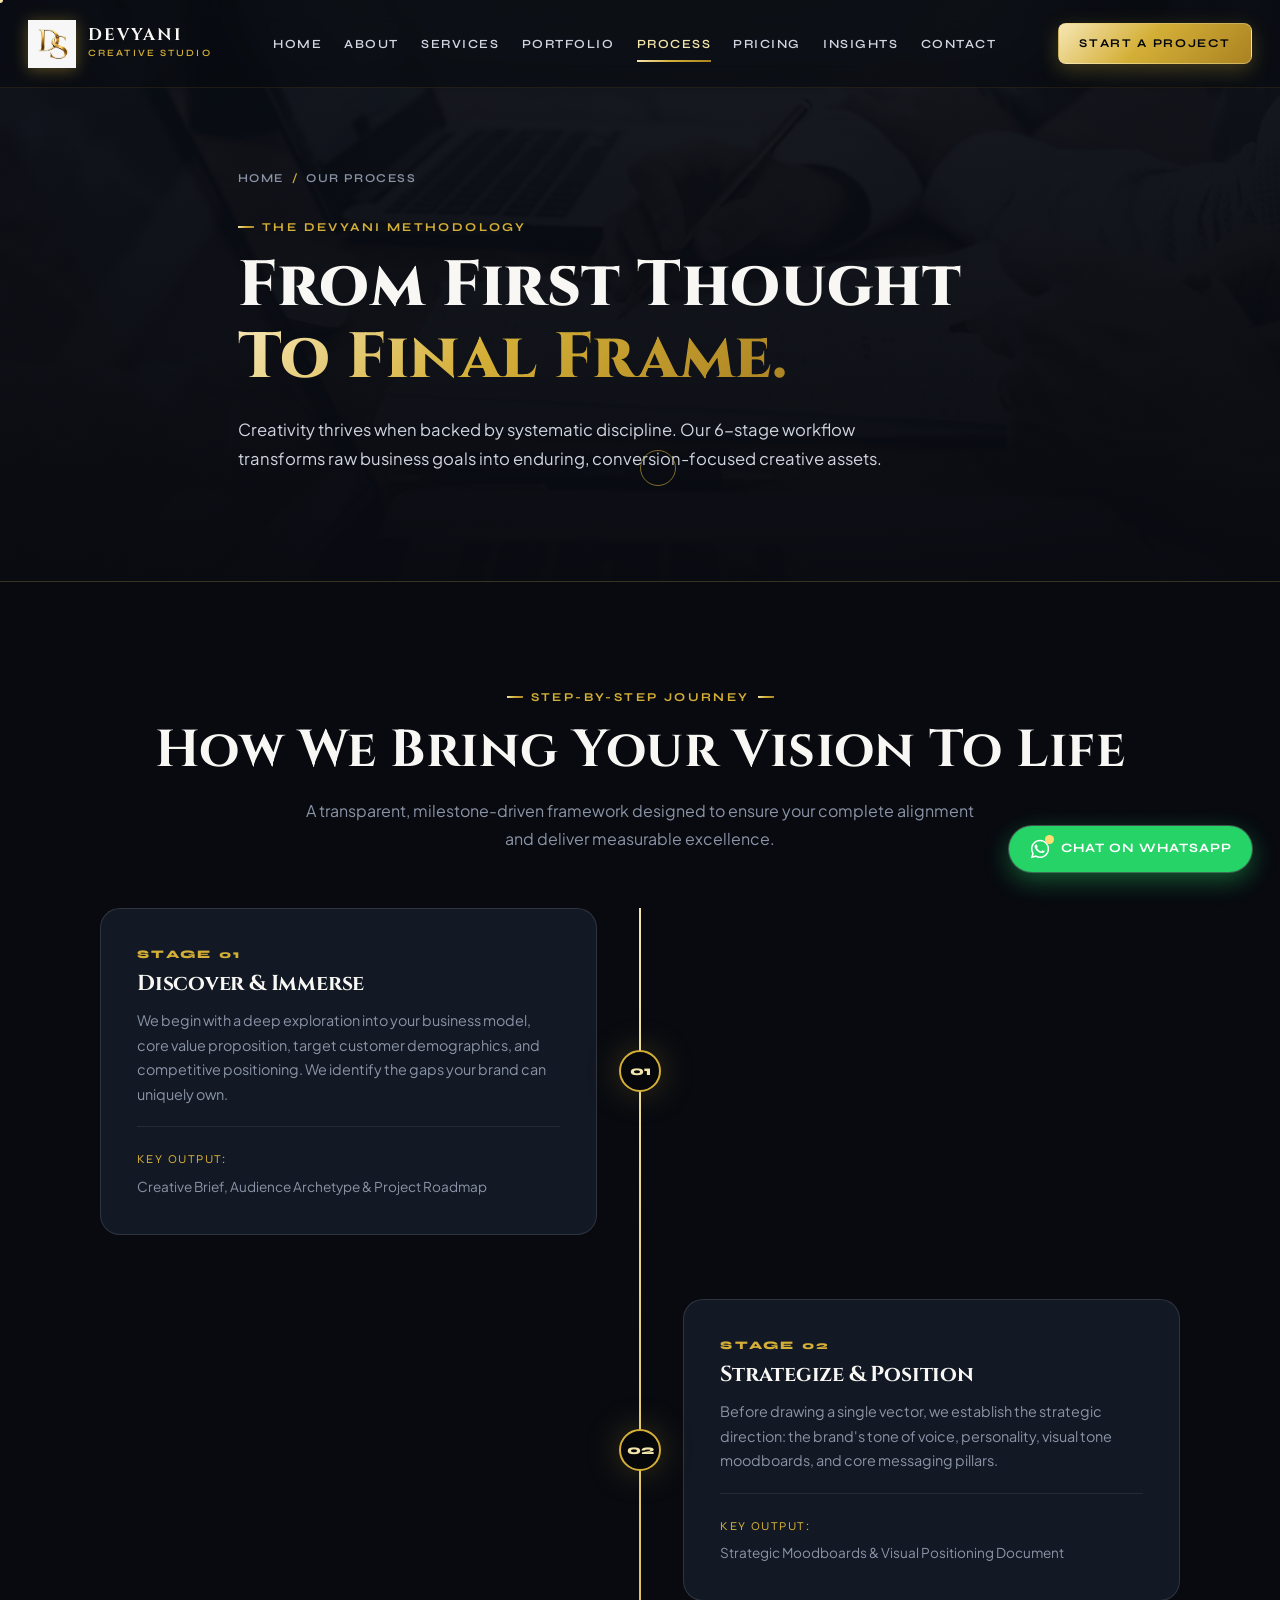
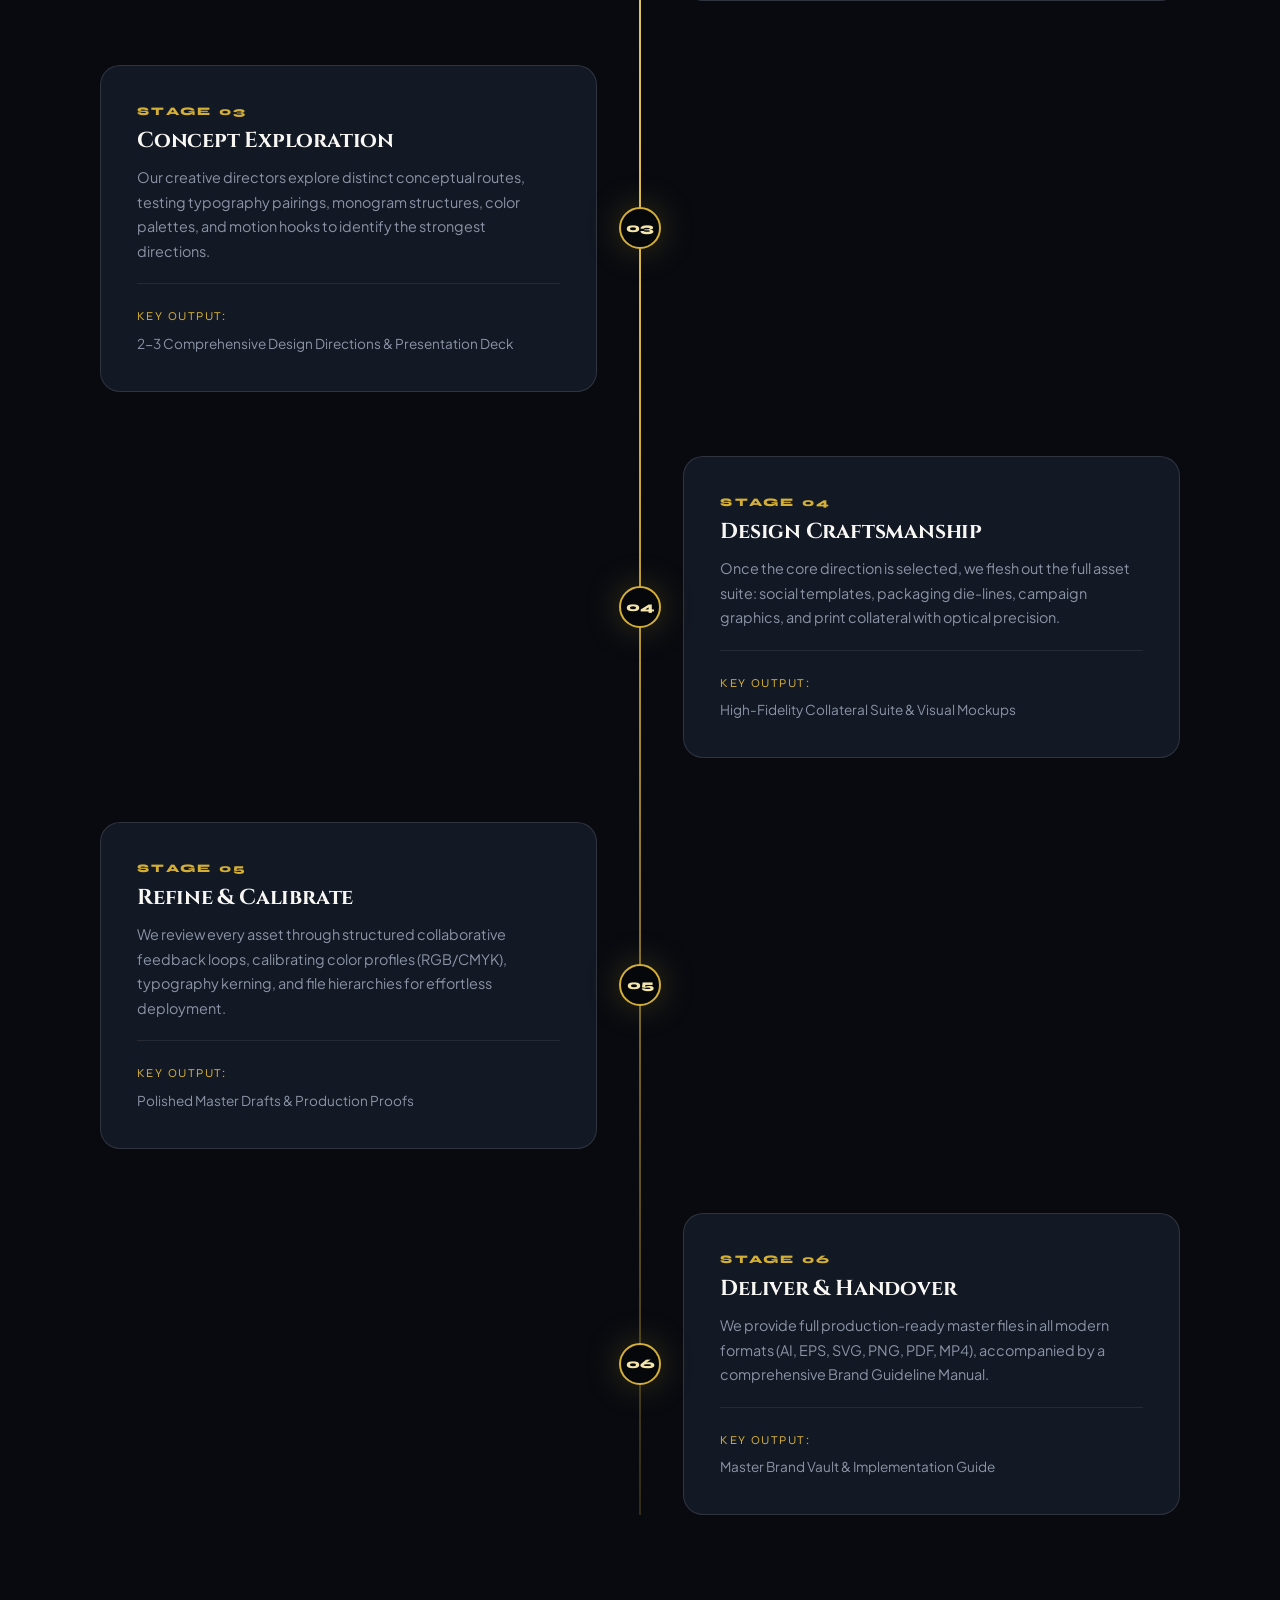
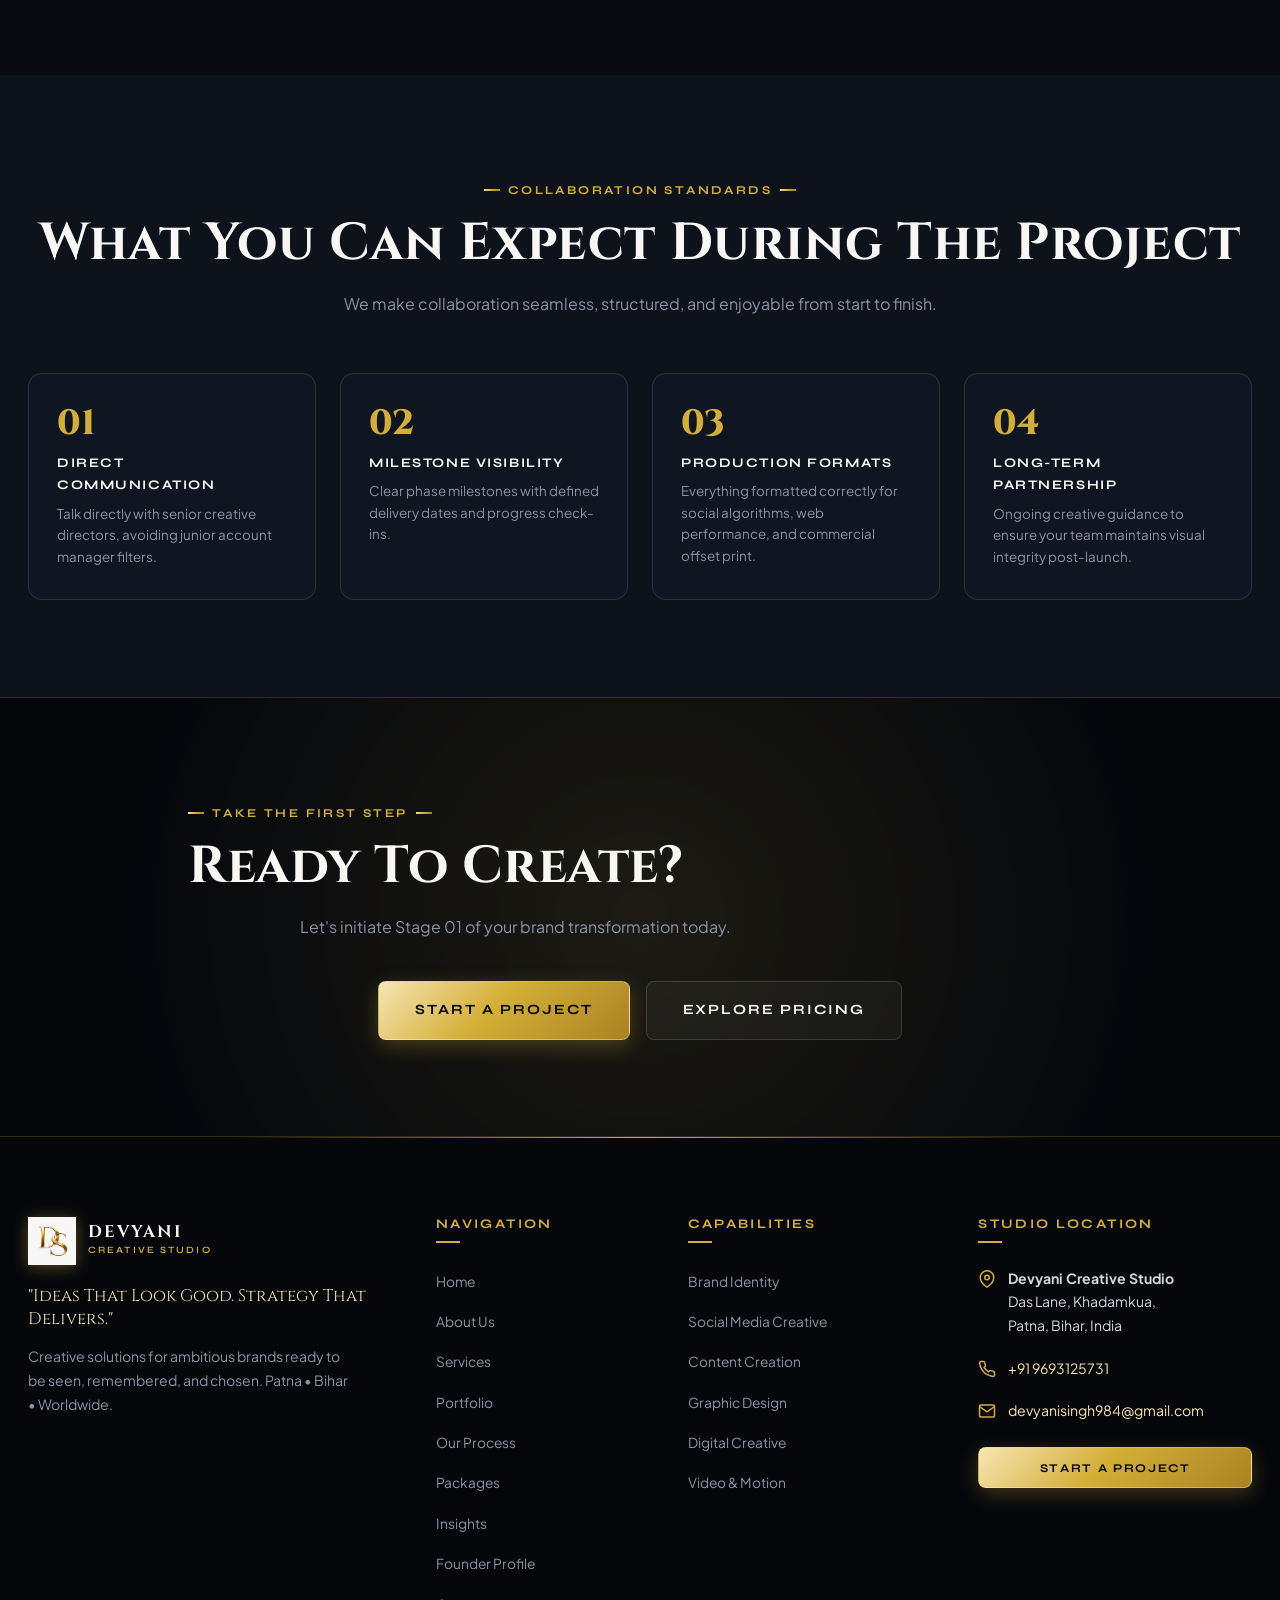
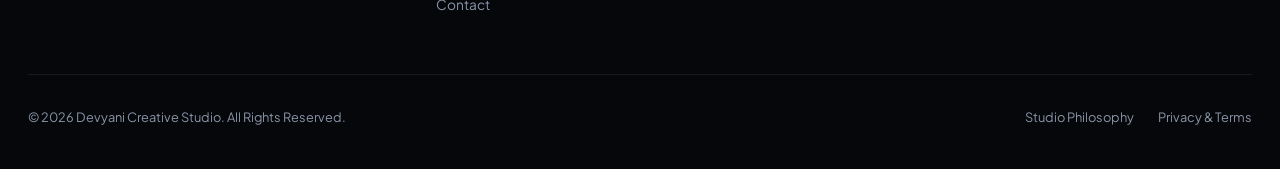
<file: process.html>
<!DOCTYPE html>
<html lang="en">
<head>
  <meta charset="UTF-8">
  <meta name="viewport" content="width=device-width, initial-scale=1.0">
  <title>Creative Process — Devyani Creative Studio | 6-Stage Design Methodology</title>
  <meta name="description" content="Discover Devyani Creative Studio's disciplined 6-stage creative process: Discover, Strategize, Concept, Design, Refine, and Deliver. Ensuring precision and impact for every client project.">
  <meta name="keywords" content="Creative Process, Design Methodology, Branding Workflow, Devyani Creative Studio Patna">

  <!-- Open Graph -->
  <meta property="og:type" content="website">
  <meta property="og:title" content="From First Thought To Final Frame — Devyani Creative Studio Process">
  <meta property="og:description" content="Explore how we transform complex business goals into high-impact visual design.">
  <meta property="og:image" content="assets/images/logo-ds.png">

  <!-- Favicon -->
  <link rel="icon" type="image/png" href="assets/images/logo-ds.png">

  <!-- Stylesheets -->
  <link rel="stylesheet" href="assets/css/main.css">
  <link rel="stylesheet" href="assets/css/components.css">
  <link rel="stylesheet" href="assets/css/animations.css">
</head>
<body>

  <!-- ==================== GLOBAL HEADER ==================== -->
  <header class="header-main">
    <div class="container header-inner">
      <a href="index.html" class="brand-logo" aria-label="Devyani Creative Studio Home">
        <img src="assets/images/logo-ds.png" alt="Devyani Creative Studio Logo" class="brand-logo-img">
        <div class="brand-logo-text">
          <span class="brand-logo-title">Devyani</span>
          <span class="brand-logo-sub">Creative Studio</span>
        </div>
      </a>

      <nav class="nav-desktop" aria-label="Main Navigation">
        <a href="index.html" class="nav-link">Home</a>
        <a href="about.html" class="nav-link">About</a>
        <a href="services.html" class="nav-link">Services</a>
        <a href="portfolio.html" class="nav-link">Portfolio</a>
        <a href="process.html" class="nav-link active">Process</a>
        <a href="pricing.html" class="nav-link">Pricing</a>
        <a href="insights.html" class="nav-link">Insights</a>
        <a href="contact.html" class="nav-link">Contact</a>
      </nav>

      <div class="header-actions">
        <a href="start-a-project.html" class="btn btn-gold btn-sm header-cta-desktop">Start a Project</a>
        <button class="menu-toggle" id="menuToggle" aria-label="Toggle Navigation Menu">
          <span></span>
          <span></span>
          <span></span>
        </button>
      </div>
    </div>
  </header>

  <!-- ==================== MOBILE NAVIGATION OVERLAY ==================== -->
  <div class="mobile-nav-overlay" id="mobileNavOverlay">
    <div class="mobile-nav-links">
      <a href="index.html" class="mobile-nav-link">Home</a>
      <a href="about.html" class="mobile-nav-link">About Studio</a>
      <a href="services.html" class="mobile-nav-link">Our Services</a>
      <a href="portfolio.html" class="mobile-nav-link">Portfolio</a>
      <a href="process.html" class="mobile-nav-link active">Creative Process</a>
      <a href="pricing.html" class="mobile-nav-link">Packages & Pricing</a>
      <a href="insights.html" class="mobile-nav-link">Journal & Insights</a>
      <a href="founder.html" class="mobile-nav-link">Founder Profile</a>
      <a href="contact.html" class="mobile-nav-link">Contact Us</a>
    </div>
    <div class="mobile-nav-contact">
      <span class="mobile-nav-phone">Direct Line: +91 9693125731</span>
      <a href="mailto:devyanisingh984@gmail.com" class="mobile-nav-phone" style="font-size: 0.85rem; color: var(--gold-primary); margin-top: -0.5rem; text-transform: lowercase;">devyanisingh984@gmail.com</a>
      <a href="start-a-project.html" class="btn btn-gold btn-lg" style="width: 100%;">Start a Project</a>
    </div>
  </div>

  <main>
    <!-- PAGE HERO -->
    <section class="page-hero">
      <img src="assets/images/process-strategy.jpg" alt="Creative Process" class="page-hero-bg">
      <div class="page-hero-overlay"></div>
      <div class="container page-hero-content reveal">
        <div class="breadcrumbs">
          <a href="index.html">Home</a>
          <span class="breadcrumbs-sep">/</span>
          <span>Our Process</span>
        </div>
        <span class="eyebrow">The Devyani Methodology</span>
        <h1 class="page-hero-title">From First Thought<br><span class="text-gradient-gold">To Final Frame.</span></h1>
        <p class="page-hero-desc">
          Creativity thrives when backed by systematic discipline. Our 6-stage workflow transforms raw business goals into enduring, conversion-focused creative assets.
        </p>
      </div>
    </section>

    <!-- SECTION: 6-STAGE INTERACTIVE TIMELINE -->
    <section class="section-padding" style="background: var(--bg-primary);">
      <div class="container">
        
        <div class="section-header text-center reveal">
          <span class="eyebrow eyebrow-center">Step-By-Step Journey</span>
          <h2 class="section-title">How We Bring Your Vision To Life</h2>
          <p class="section-subtitle">A transparent, milestone-driven framework designed to ensure your complete alignment and deliver measurable excellence.</p>
        </div>

        <div class="process-timeline">
          
          <!-- Step 01: Discover -->
          <div class="process-step-item reveal">
            <div class="process-step-card">
              <div class="process-step-num">STAGE 01</div>
              <h3 class="process-step-title">Discover & Immerse</h3>
              <p class="process-step-desc">
                We begin with a deep exploration into your business model, core value proposition, target customer demographics, and competitive positioning. We identify the gaps your brand can uniquely own.
              </p>
              <div style="margin-top: 1.25rem; border-top: 1px solid var(--border-subtle); padding-top: 1rem;">
                <span style="font-family: var(--font-display); font-size: 0.75rem; color: var(--gold-primary); text-transform: uppercase; letter-spacing: 0.12em;">Key Output:</span>
                <p style="font-size: 0.85rem; color: var(--text-muted); margin-top: 4px;">Creative Brief, Audience Archetype & Project Roadmap</p>
              </div>
            </div>
            <div class="process-step-node">01</div>
          </div>

          <!-- Step 02: Strategize -->
          <div class="process-step-item reveal">
            <div class="process-step-card">
              <div class="process-step-num">STAGE 02</div>
              <h3 class="process-step-title">Strategize & Position</h3>
              <p class="process-step-desc">
                Before drawing a single vector, we establish the strategic direction: the brand's tone of voice, personality, visual tone moodboards, and core messaging pillars.
              </p>
              <div style="margin-top: 1.25rem; border-top: 1px solid var(--border-subtle); padding-top: 1rem;">
                <span style="font-family: var(--font-display); font-size: 0.75rem; color: var(--gold-primary); text-transform: uppercase; letter-spacing: 0.12em;">Key Output:</span>
                <p style="font-size: 0.85rem; color: var(--text-muted); margin-top: 4px;">Strategic Moodboards & Visual Positioning Document</p>
              </div>
            </div>
            <div class="process-step-node">02</div>
          </div>

          <!-- Step 03: Concept -->
          <div class="process-step-item reveal">
            <div class="process-step-card">
              <div class="process-step-num">STAGE 03</div>
              <h3 class="process-step-title">Concept Exploration</h3>
              <p class="process-step-desc">
                Our creative directors explore distinct conceptual routes, testing typography pairings, monogram structures, color palettes, and motion hooks to identify the strongest directions.
              </p>
              <div style="margin-top: 1.25rem; border-top: 1px solid var(--border-subtle); padding-top: 1rem;">
                <span style="font-family: var(--font-display); font-size: 0.75rem; color: var(--gold-primary); text-transform: uppercase; letter-spacing: 0.12em;">Key Output:</span>
                <p style="font-size: 0.85rem; color: var(--text-muted); margin-top: 4px;">2-3 Comprehensive Design Directions & Presentation Deck</p>
              </div>
            </div>
            <div class="process-step-node">03</div>
          </div>

          <!-- Step 04: Design -->
          <div class="process-step-item reveal">
            <div class="process-step-card">
              <div class="process-step-num">STAGE 04</div>
              <h3 class="process-step-title">Design Craftsmanship</h3>
              <p class="process-step-desc">
                Once the core direction is selected, we flesh out the full asset suite: social templates, packaging die-lines, campaign graphics, and print collateral with optical precision.
              </p>
              <div style="margin-top: 1.25rem; border-top: 1px solid var(--border-subtle); padding-top: 1rem;">
                <span style="font-family: var(--font-display); font-size: 0.75rem; color: var(--gold-primary); text-transform: uppercase; letter-spacing: 0.12em;">Key Output:</span>
                <p style="font-size: 0.85rem; color: var(--text-muted); margin-top: 4px;">High-Fidelity Collateral Suite & Visual Mockups</p>
              </div>
            </div>
            <div class="process-step-node">04</div>
          </div>

          <!-- Step 05: Refine -->
          <div class="process-step-item reveal">
            <div class="process-step-card">
              <div class="process-step-num">STAGE 05</div>
              <h3 class="process-step-title">Refine & Calibrate</h3>
              <p class="process-step-desc">
                We review every asset through structured collaborative feedback loops, calibrating color profiles (RGB/CMYK), typography kerning, and file hierarchies for effortless deployment.
              </p>
              <div style="margin-top: 1.25rem; border-top: 1px solid var(--border-subtle); padding-top: 1rem;">
                <span style="font-family: var(--font-display); font-size: 0.75rem; color: var(--gold-primary); text-transform: uppercase; letter-spacing: 0.12em;">Key Output:</span>
                <p style="font-size: 0.85rem; color: var(--text-muted); margin-top: 4px;">Polished Master Drafts & Production Proofs</p>
              </div>
            </div>
            <div class="process-step-node">05</div>
          </div>

          <!-- Step 06: Deliver -->
          <div class="process-step-item reveal">
            <div class="process-step-card">
              <div class="process-step-num">STAGE 06</div>
              <h3 class="process-step-title">Deliver & Handover</h3>
              <p class="process-step-desc">
                We provide full production-ready master files in all modern formats (AI, EPS, SVG, PNG, PDF, MP4), accompanied by a comprehensive Brand Guideline Manual.
              </p>
              <div style="margin-top: 1.25rem; border-top: 1px solid var(--border-subtle); padding-top: 1rem;">
                <span style="font-family: var(--font-display); font-size: 0.75rem; color: var(--gold-primary); text-transform: uppercase; letter-spacing: 0.12em;">Key Output:</span>
                <p style="font-size: 0.85rem; color: var(--text-muted); margin-top: 4px;">Master Brand Vault & Implementation Guide</p>
              </div>
            </div>
            <div class="process-step-node">06</div>
          </div>

        </div>
      </div>
    </section>

    <!-- SECTION: STUDIO VALUES IN PRACTICE -->
    <section class="section-padding" style="background: var(--bg-secondary);">
      <div class="container">
        <div class="section-header text-center reveal">
          <span class="eyebrow eyebrow-center">Collaboration Standards</span>
          <h2 class="section-title">What You Can Expect During The Project</h2>
          <p class="section-subtitle">We make collaboration seamless, structured, and enjoyable from start to finish.</p>
        </div>

        <div class="trust-grid reveal">
          <div class="stat-card">
            <div class="stat-number" style="font-size: 2.2rem; color: var(--gold-primary);">01</div>
            <div class="stat-label">Direct Communication</div>
            <p class="stat-desc">Talk directly with senior creative directors, avoiding junior account manager filters.</p>
          </div>
          <div class="stat-card">
            <div class="stat-number" style="font-size: 2.2rem; color: var(--gold-primary);">02</div>
            <div class="stat-label">Milestone Visibility</div>
            <p class="stat-desc">Clear phase milestones with defined delivery dates and progress check-ins.</p>
          </div>
          <div class="stat-card">
            <div class="stat-number" style="font-size: 2.2rem; color: var(--gold-primary);">03</div>
            <div class="stat-label">Production Formats</div>
            <p class="stat-desc">Everything formatted correctly for social algorithms, web performance, and commercial offset print.</p>
          </div>
          <div class="stat-card">
            <div class="stat-number" style="font-size: 2.2rem; color: var(--gold-primary);">04</div>
            <div class="stat-label">Long-Term Partnership</div>
            <p class="stat-desc">Ongoing creative guidance to ensure your team maintains visual integrity post-launch.</p>
          </div>
        </div>
      </div>
    </section>

    <!-- FINAL CTA -->
    <section class="section-padding" style="background: radial-gradient(circle at center, rgba(212, 175, 55, 0.1) 0%, rgba(5, 7, 11, 0.98) 75%); border-top: 1px solid var(--gold-border);">
      <div class="container container-narrow text-center reveal">
        <span class="eyebrow eyebrow-center">Take The First Step</span>
        <h2 class="section-title">Ready To Create?</h2>
        <p class="section-subtitle" style="margin-bottom: 2.5rem;">
          Let's initiate Stage 01 of your brand transformation today.
        </p>
        <div class="btn-group" style="justify-content: center;">
          <a href="start-a-project.html" class="btn btn-gold btn-lg">Start a Project</a>
          <a href="pricing.html" class="btn btn-outline btn-lg">Explore Pricing</a>
        </div>
      </div>
    </section>
  </main>

  <!-- ==================== FLOATING WHATSAPP CTA ==================== -->
  <a href="https://wa.me/919693125731" target="_blank" class="floating-whatsapp" aria-label="Chat on WhatsApp">
    <div style="position: relative;">
      <svg class="whatsapp-icon-pulse" viewBox="0 0 24 24"><path d="M12.04 2C6.58 2 2.13 6.45 2.13 11.91C2.13 13.66 2.59 15.36 3.45 16.86L2.05 22L7.3 20.62C8.75 21.41 10.38 21.83 12.04 21.83C17.5 21.83 21.95 17.38 21.95 11.92C21.95 6.46 17.5 2 12.04 2M12.05 20.15C10.56 20.15 9.11 19.76 7.85 19L7.55 18.83L4.43 19.65L5.26 16.61L5.06 16.29C4.24 14.99 3.81 13.47 3.81 11.91C3.81 7.37 7.5 3.68 12.04 3.68C14.25 3.68 16.31 4.54 17.87 6.1C19.42 7.66 20.28 9.72 20.28 11.92C20.28 16.46 16.58 20.15 12.05 20.15M16.57 14.36C16.32 14.23 15.1 13.63 14.88 13.55C14.65 13.47 14.49 13.43 14.32 13.68C14.16 13.93 13.69 14.47 13.54 14.64C13.4 14.8 13.25 14.82 13 14.7C12.75 14.57 11.7 14.23 10.45 13.12C9.48 12.25 8.83 11.18 8.7 10.97C8.58 10.77 8.69 10.65 8.81 10.53C8.92 10.42 9.06 10.25 9.18 10.11C9.31 9.97 9.47 9.4 9.41 9.27C9.35 9.15 8.86 7.95 8.66 7.46C8.46 6.98 8.26 7.04 8.11 7.04C7.97 7.03 7.8 7.03 7.64 7.03C7.47 7.03 7.2 7.1 6.97 7.34C6.75 7.59 6.11 8.19 6.11 9.41C6.11 10.63 7 11.81 7.12 11.97C7.25 12.14 8.87 14.63 11.35 15.7C11.94 15.96 12.4 16.11 12.76 16.23C13.51 16.46 14.19 16.43 14.73 16.35C15.33 16.26 16.57 15.6 16.83 14.88C17.09 14.15 17.09 13.53 17.01 13.4C16.93 13.28 16.81 13.21 16.57 13.08Z"/></svg>
      <div class="whatsapp-badge"></div>
    </div>
    <span>Chat on WhatsApp</span>
  </a>

  <!-- ==================== MOBILE BOTTOM QUICK BAR ==================== -->
  <div class="mobile-quick-bar">
    <a href="tel:+919693125731" class="mobile-quick-btn">
      <svg width="18" height="18" viewBox="0 0 24 24" fill="none" stroke="currentColor" stroke-width="2"><path d="M22 16.92v3a2 2 0 0 1-2.18 2 19.79 19.79 0 0 1-8.63-3.07 19.5 19.5 0 0 1-6-6 19.79 19.79 0 0 1-3.07-8.67A2 2 0 0 1 4.11 2h3a2 2 0 0 1 2 1.72 12.84 12.84 0 0 0 .7 2.81 2 2 0 0 1-.45 2.11L8.09 9.91a16 16 0 0 0 6 6l1.27-1.27a2 2 0 0 1 2.11-.45 12.84 12.84 0 0 0 2.81.7A2 2 0 0 1 22 16.92z"/></svg>
      <span>Call</span>
    </a>
    <a href="https://wa.me/919693125731" target="_blank" class="mobile-quick-btn" style="color: #25D366;">
      <svg width="18" height="18" viewBox="0 0 24 24" fill="currentColor"><path d="M12.04 2C6.58 2 2.13 6.45 2.13 11.91C2.13 13.66 2.59 15.36 3.45 16.86L2.05 22L7.3 20.62C8.75 21.41 10.38 21.83 12.04 21.83C17.5 21.83 21.95 17.38 21.95 11.92C21.95 6.46 17.5 2 12.04 2"/></svg>
      <span>WhatsApp</span>
    </a>
    <a href="start-a-project.html" class="mobile-quick-btn gold-quick">
      <svg width="18" height="18" viewBox="0 0 24 24" fill="none" stroke="currentColor" stroke-width="2.5"><path d="M5 12h14M12 5l7 7-7 7"/></svg>
      <span>Brief Us</span>
    </a>
  </div>

  <!-- ==================== GLOBAL FOOTER ==================== -->
  <footer class="footer-main">
    <div class="container">
      <div class="footer-grid">
        <div class="footer-col-brand">
          <a href="index.html" class="brand-logo">
            <img src="assets/images/logo-ds.png" alt="Devyani Creative Studio Logo" class="brand-logo-img">
            <div class="brand-logo-text">
              <span class="brand-logo-title">Devyani</span>
              <span class="brand-logo-sub">Creative Studio</span>
            </div>
          </a>
          <p class="footer-tagline">"Ideas That Look Good. Strategy That Delivers."</p>
          <p class="footer-desc">
            Creative solutions for ambitious brands ready to be seen, remembered, and chosen. Patna • Bihar • Worldwide.
          </p>
        </div>

        <div>
          <h4 class="footer-col-title">Navigation</h4>
          <ul class="footer-links">
            <li><a href="index.html" class="footer-link">Home</a></li>
            <li><a href="about.html" class="footer-link">About Us</a></li>
            <li><a href="services.html" class="footer-link">Services</a></li>
            <li><a href="portfolio.html" class="footer-link">Portfolio</a></li>
            <li><a href="process.html" class="footer-link">Our Process</a></li>
            <li><a href="pricing.html" class="footer-link">Packages</a></li>
            <li><a href="insights.html" class="footer-link">Insights</a></li>
            <li><a href="founder.html" class="footer-link">Founder Profile</a></li>
            <li><a href="contact.html" class="footer-link">Contact</a></li>
          </ul>
        </div>

        <div>
          <h4 class="footer-col-title">Capabilities</h4>
          <ul class="footer-links">
            <li><a href="services.html#brand-identity" class="footer-link">Brand Identity</a></li>
            <li><a href="services.html#social-media" class="footer-link">Social Media Creative</a></li>
            <li><a href="services.html#content-creation" class="footer-link">Content Creation</a></li>
            <li><a href="services.html#graphic-design" class="footer-link">Graphic Design</a></li>
            <li><a href="services.html#digital-creative" class="footer-link">Digital Creative</a></li>
            <li><a href="services.html#video-motion" class="footer-link">Video & Motion</a></li>
          </ul>
        </div>

        <div class="footer-col-contact">
          <h4 class="footer-col-title">Studio Location</h4>
          <div class="footer-contact-item">
            <svg class="footer-contact-icon" viewBox="0 0 24 24" fill="none" stroke="currentColor" stroke-width="2"><path d="M21 10c0 7-9 13-9 13s-9-6-9-13a9 9 0 0 1 18 0z"/><circle cx="12" cy="10" r="3"/></svg>
            <div>
              <strong>Devyani Creative Studio</strong><br>
              Das Lane, Khadamkua,<br>
              Patna, Bihar, India
            </div>
          </div>

          <div class="footer-contact-item">
            <svg class="footer-contact-icon" viewBox="0 0 24 24" fill="none" stroke="currentColor" stroke-width="2"><path d="M22 16.92v3a2 2 0 0 1-2.18 2 19.79 19.79 0 0 1-8.63-3.07 19.5 19.5 0 0 1-6-6 19.79 19.79 0 0 1-3.07-8.67A2 2 0 0 1 4.11 2h3a2 2 0 0 1 2 1.72 12.84 12.84 0 0 0 .7 2.81 2 2 0 0 1-.45 2.11L8.09 9.91a16 16 0 0 0 6 6l1.27-1.27a2 2 0 0 1 2.11-.45 12.84 12.84 0 0 0 2.81.7A2 2 0 0 1 22 16.92z"/></svg>
            <div>
              <a href="tel:+919693125731" style="color: var(--gold-light);">+91 9693125731</a>
            </div>
          </div>

          <div class="footer-contact-item">
            <svg class="footer-contact-icon" viewBox="0 0 24 24" fill="none" stroke="currentColor" stroke-width="2"><path d="M4 4h16c1.1 0 2 .9 2 2v12c0 1.1-.9 2-2 2H4c-1.1 0-2-.9-2-2V6c0-1.1.9-2 2-2z"/><polyline points="22,6 12,13 2,6"/></svg>
            <div>
              <a href="mailto:devyanisingh984@gmail.com" style="color: var(--gold-light);">devyanisingh984@gmail.com</a>
            </div>
          </div>

          <div style="margin-top: 1.5rem;">
            <a href="start-a-project.html" class="btn btn-gold btn-sm" style="width: 100%;">Start a Project</a>
          </div>
        </div>
      </div>

      <div class="footer-bottom">
        <div>&copy; 2026 Devyani Creative Studio. All Rights Reserved.</div>
        <div class="footer-legal-links">
          <a href="about.html">Studio Philosophy</a>
          <a href="contact.html">Privacy & Terms</a>
        </div>
      </div>
    </div>
  </footer>

  <!-- Scripts -->
  <script src="assets/js/main.js"></script>
</body>
</html>
</file>
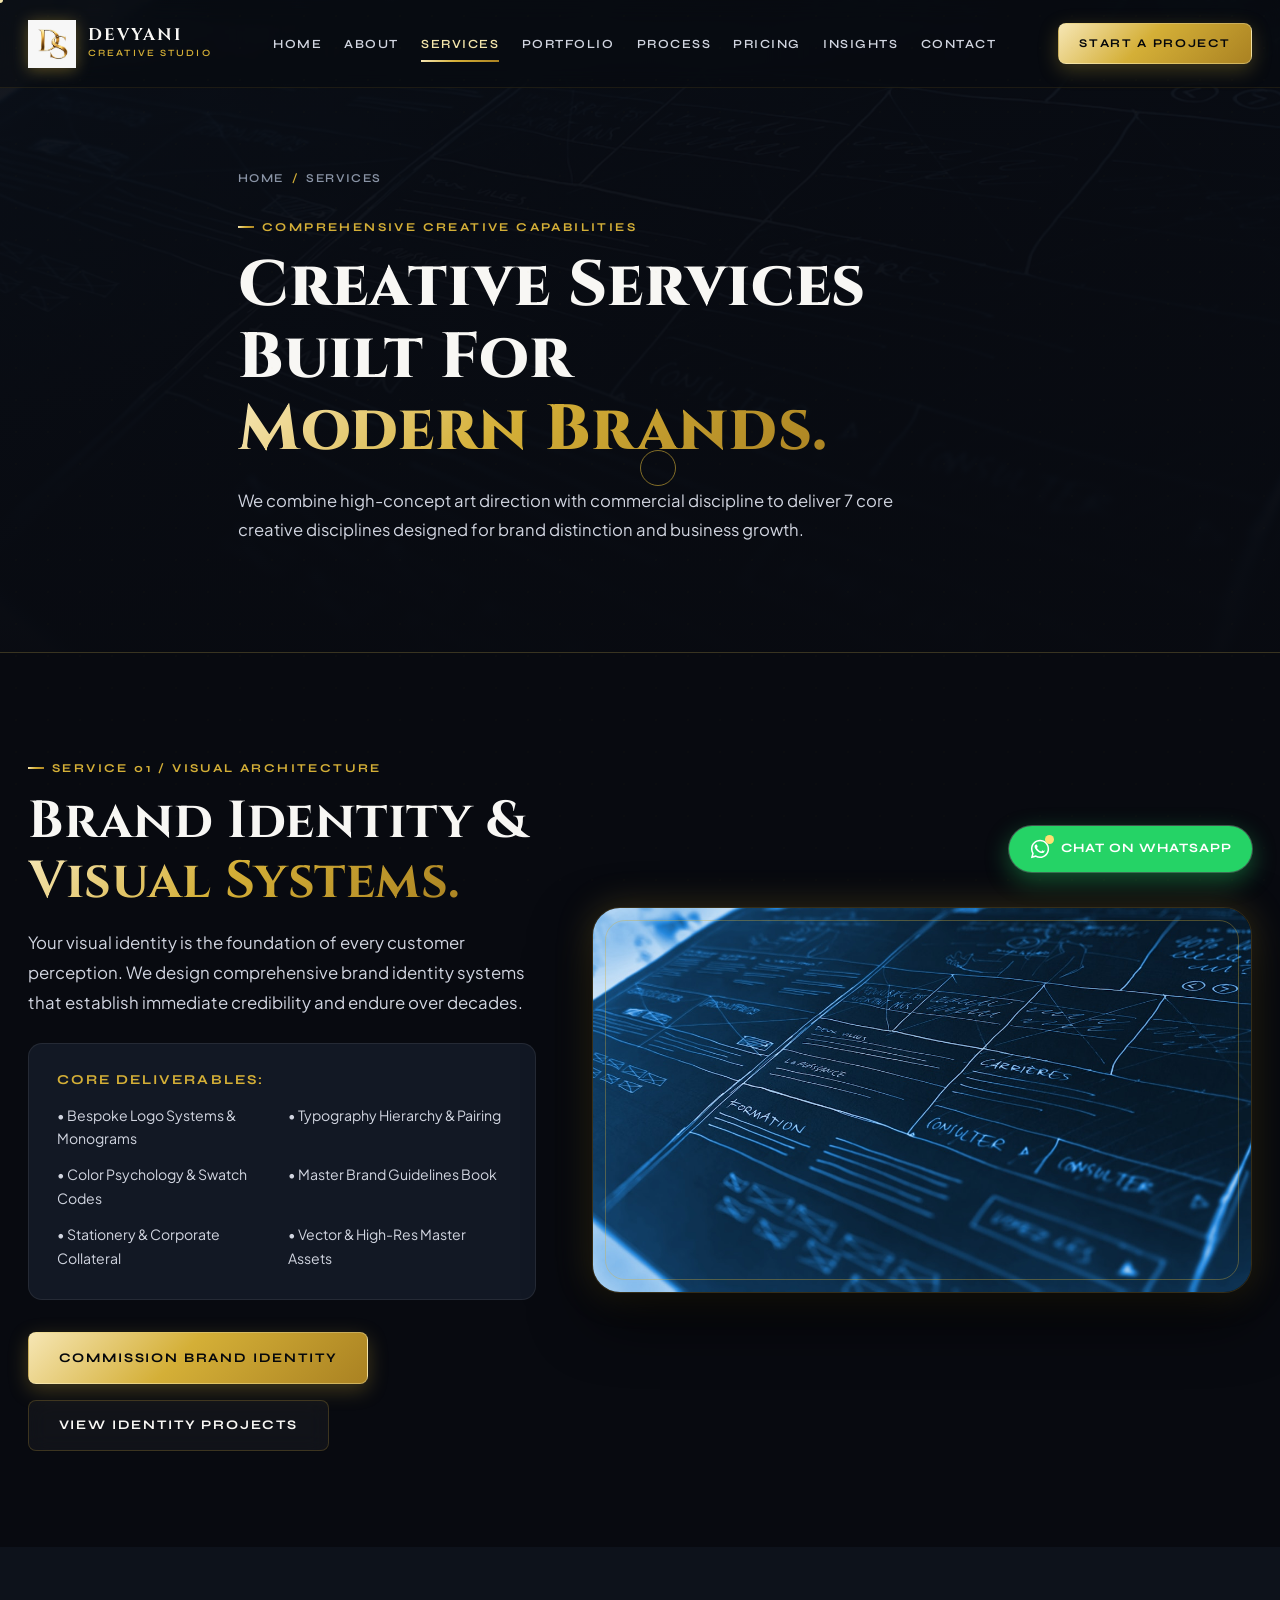
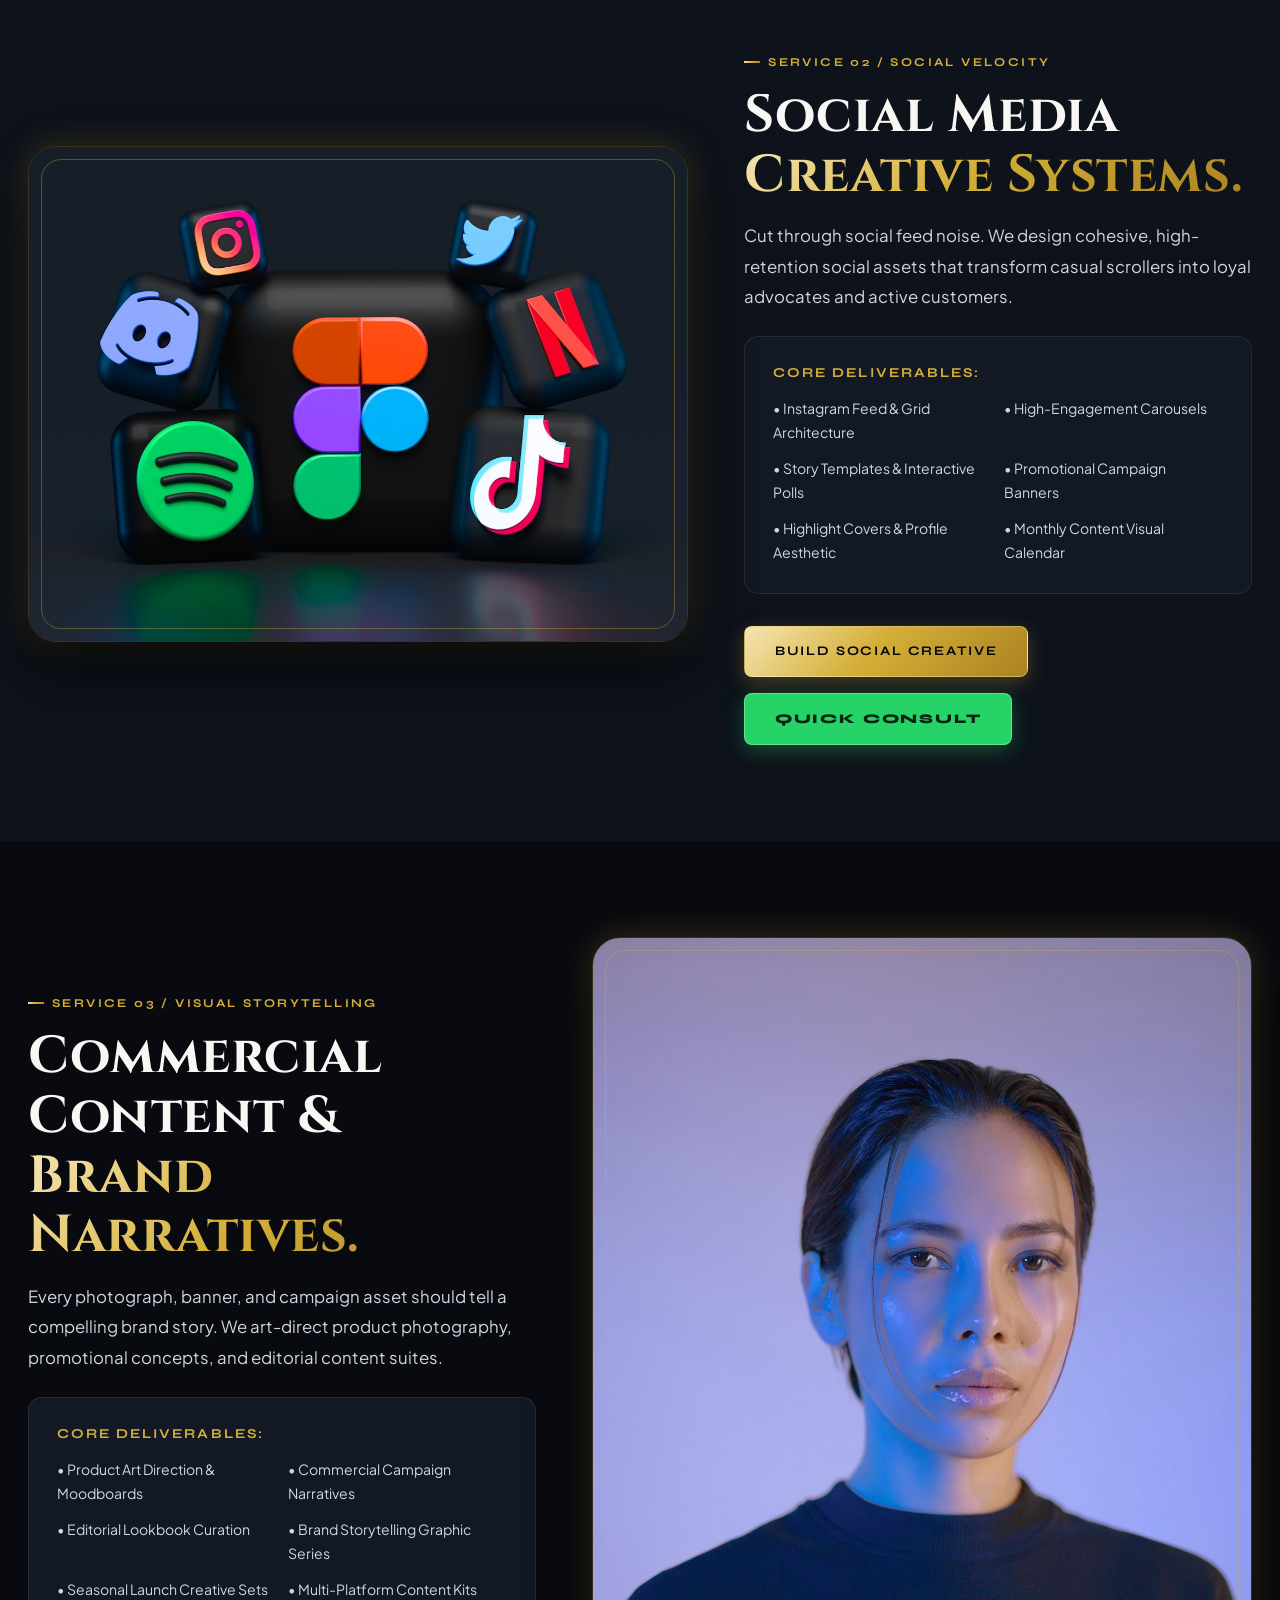
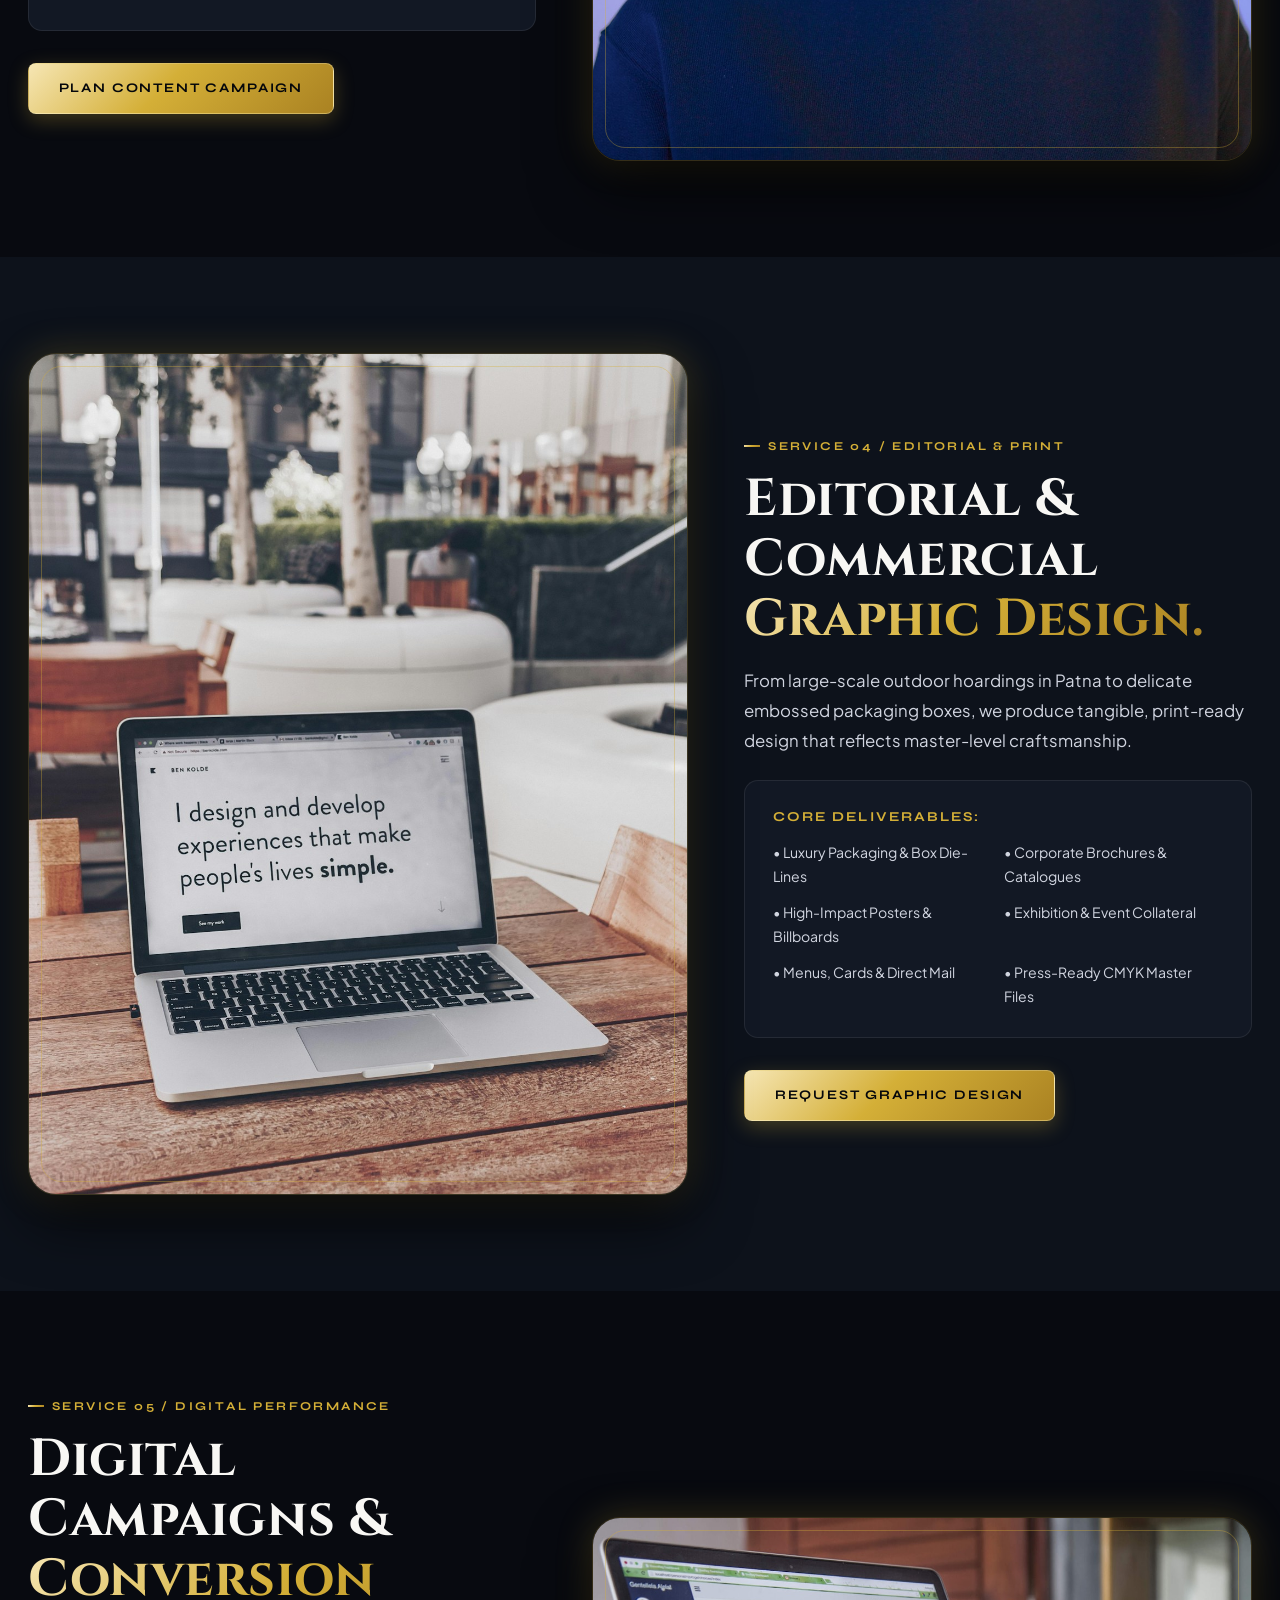
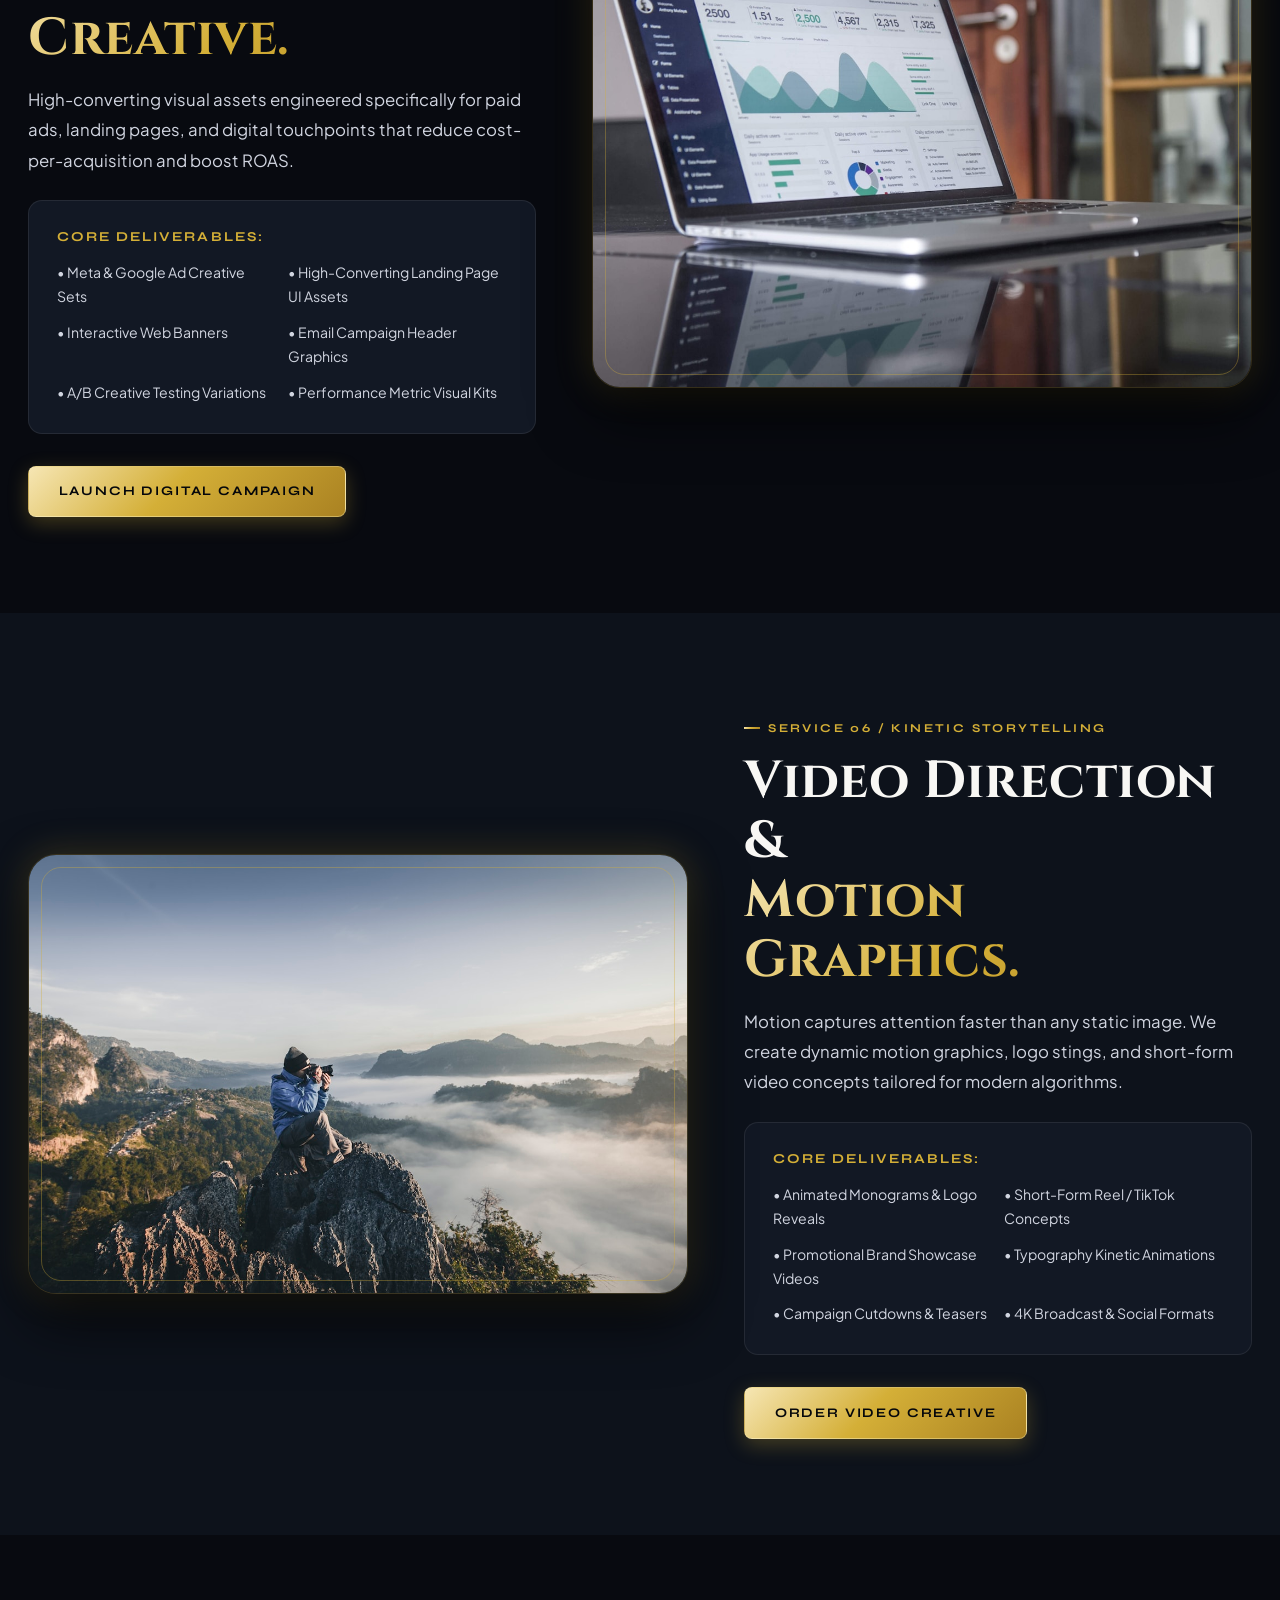
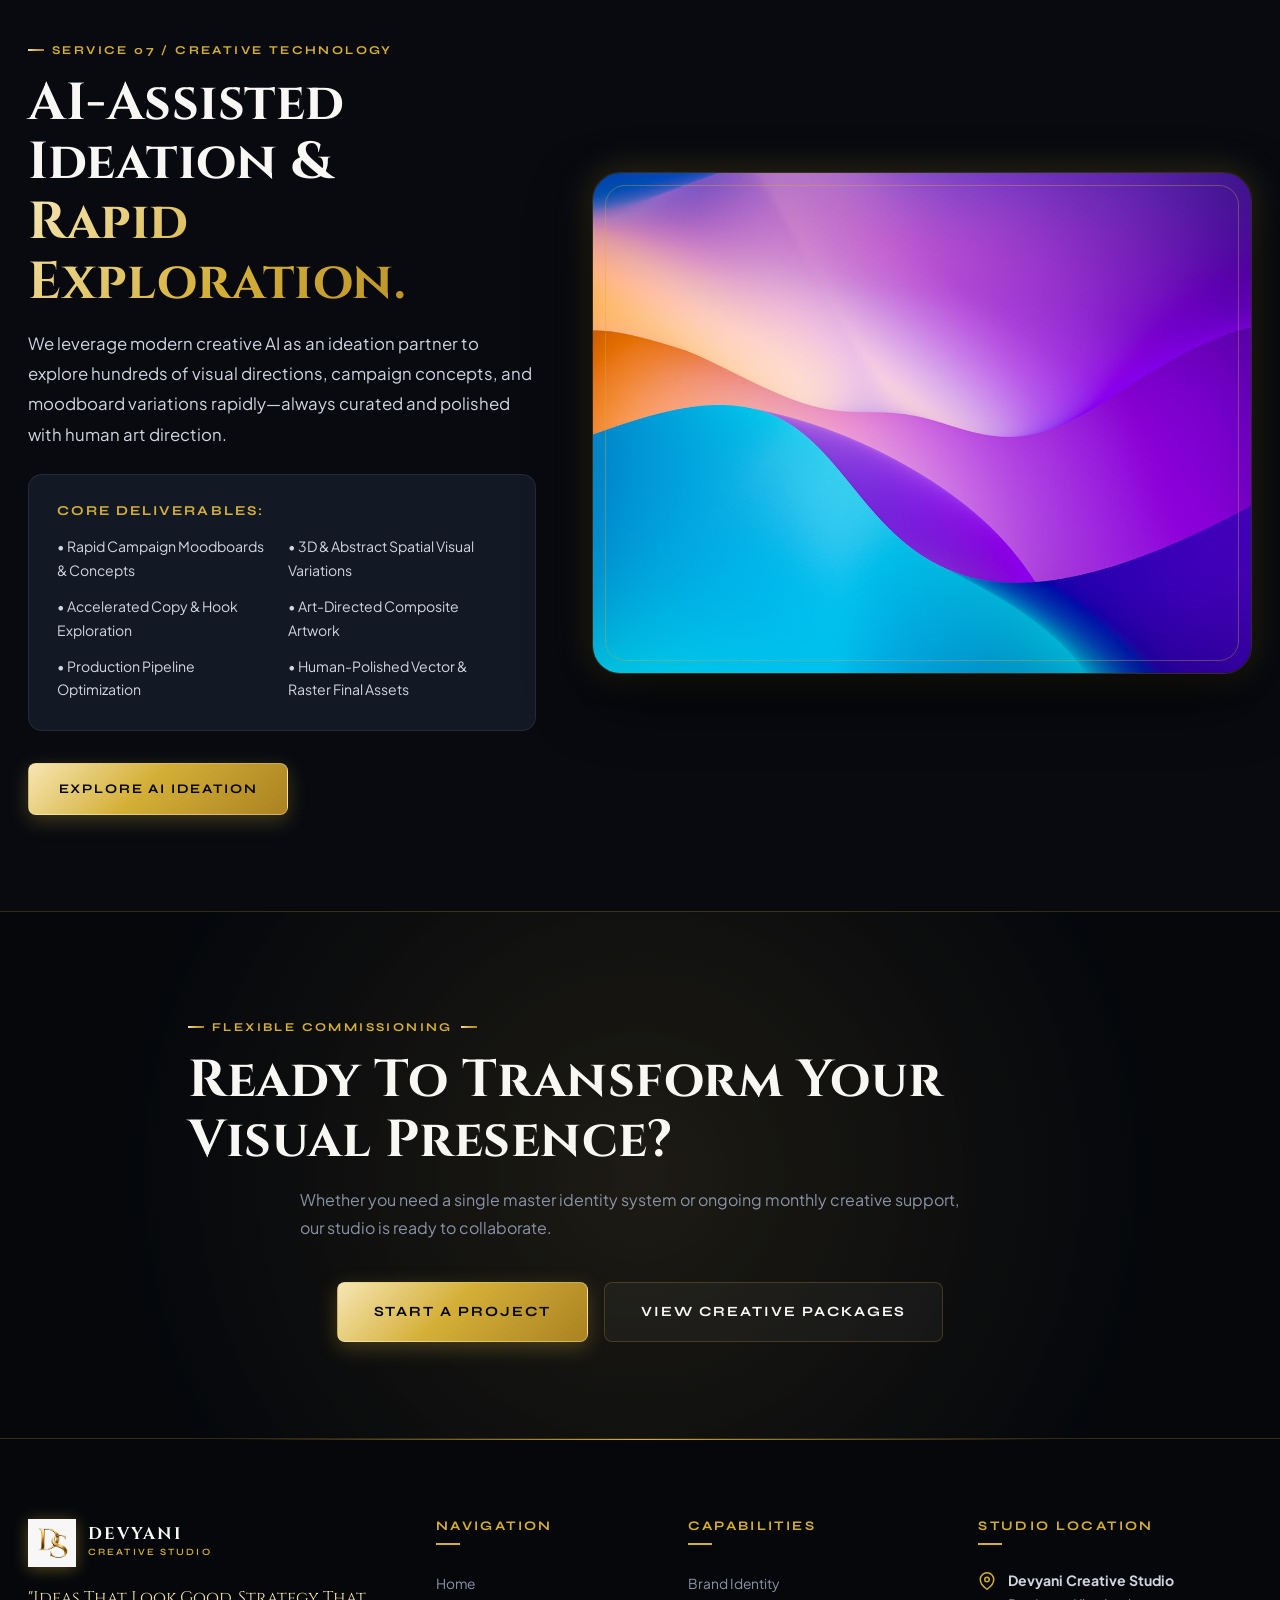
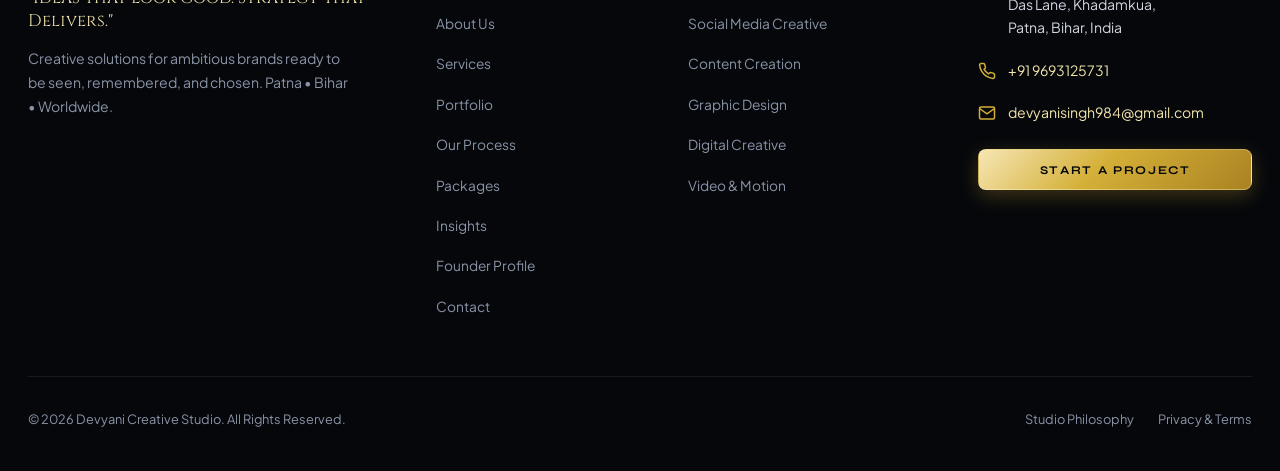
<file: services.html>
<!DOCTYPE html>
<html lang="en">
<head>
  <meta charset="UTF-8">
  <meta name="viewport" content="width=device-width, initial-scale=1.0">
  <title>Our Services — Devyani Creative Studio | Branding, Content & Digital Studio Patna</title>
  <meta name="description" content="Explore the 7 creative service modules of Devyani Creative Studio: Brand Identity, Social Media Creative, Commercial Content Creation, Graphic Design, Digital Creative, Video/Motion, and AI-Assisted Ideation.">
  <meta name="keywords" content="Creative Services Patna, Branding Agency Bihar, Social Media Agency Patna, Graphic Design Services, Video Production Patna">

  <!-- Open Graph -->
  <meta property="og:type" content="website">
  <meta property="og:title" content="Creative Services Built For Modern Brands — Devyani Creative Studio">
  <meta property="og:description" content="Explore our complete suite of branding, design, social content, and digital creative capabilities.">
  <meta property="og:image" content="assets/images/logo-ds.png">

  <!-- Favicon -->
  <link rel="icon" type="image/png" href="assets/images/logo-ds.png">

  <!-- Stylesheets -->
  <link rel="stylesheet" href="assets/css/main.css">
  <link rel="stylesheet" href="assets/css/components.css">
  <link rel="stylesheet" href="assets/css/animations.css">
</head>
<body>

  <!-- ==================== GLOBAL HEADER ==================== -->
  <header class="header-main">
    <div class="container header-inner">
      <a href="index.html" class="brand-logo" aria-label="Devyani Creative Studio Home">
        <img src="assets/images/logo-ds.png" alt="Devyani Creative Studio Logo" class="brand-logo-img">
        <div class="brand-logo-text">
          <span class="brand-logo-title">Devyani</span>
          <span class="brand-logo-sub">Creative Studio</span>
        </div>
      </a>

      <nav class="nav-desktop" aria-label="Main Navigation">
        <a href="index.html" class="nav-link">Home</a>
        <a href="about.html" class="nav-link">About</a>
        <a href="services.html" class="nav-link active">Services</a>
        <a href="portfolio.html" class="nav-link">Portfolio</a>
        <a href="process.html" class="nav-link">Process</a>
        <a href="pricing.html" class="nav-link">Pricing</a>
        <a href="insights.html" class="nav-link">Insights</a>
        <a href="contact.html" class="nav-link">Contact</a>
      </nav>

      <div class="header-actions">
        <a href="start-a-project.html" class="btn btn-gold btn-sm header-cta-desktop">Start a Project</a>
        <button class="menu-toggle" id="menuToggle" aria-label="Toggle Navigation Menu">
          <span></span>
          <span></span>
          <span></span>
        </button>
      </div>
    </div>
  </header>

  <!-- ==================== MOBILE NAVIGATION OVERLAY ==================== -->
  <div class="mobile-nav-overlay" id="mobileNavOverlay">
    <div class="mobile-nav-links">
      <a href="index.html" class="mobile-nav-link">Home</a>
      <a href="about.html" class="mobile-nav-link">About Studio</a>
      <a href="services.html" class="mobile-nav-link active">Our Services</a>
      <a href="portfolio.html" class="mobile-nav-link">Portfolio</a>
      <a href="process.html" class="mobile-nav-link">Creative Process</a>
      <a href="pricing.html" class="mobile-nav-link">Packages & Pricing</a>
      <a href="insights.html" class="mobile-nav-link">Journal & Insights</a>
      <a href="founder.html" class="mobile-nav-link">Founder Profile</a>
      <a href="contact.html" class="mobile-nav-link">Contact Us</a>
    </div>
    <div class="mobile-nav-contact">
      <span class="mobile-nav-phone">Direct Line: +91 9693125731</span>
      <a href="mailto:devyanisingh984@gmail.com" class="mobile-nav-phone" style="font-size: 0.85rem; color: var(--gold-primary); margin-top: -0.5rem; text-transform: lowercase;">devyanisingh984@gmail.com</a>
      <a href="start-a-project.html" class="btn btn-gold btn-lg" style="width: 100%;">Start a Project</a>
    </div>
  </div>

  <main>
    <!-- PAGE HERO -->
    <section class="page-hero">
      <img src="assets/images/service-branding.jpg" alt="Creative Services Overview" class="page-hero-bg">
      <div class="page-hero-overlay"></div>
      <div class="container page-hero-content reveal">
        <div class="breadcrumbs">
          <a href="index.html">Home</a>
          <span class="breadcrumbs-sep">/</span>
          <span>Services</span>
        </div>
        <span class="eyebrow">Comprehensive Creative Capabilities</span>
        <h1 class="page-hero-title">Creative Services Built For<br><span class="text-gradient-gold">Modern Brands.</span></h1>
        <p class="page-hero-desc">
          We combine high-concept art direction with commercial discipline to deliver 7 core creative disciplines designed for brand distinction and business growth.
        </p>
      </div>
    </section>

    <!-- SERVICE MODULE 01: BRAND IDENTITY -->
    <section class="section-padding" id="brand-identity" style="background: var(--bg-primary);">
      <div class="container">
        <div class="founder-profile-grid">
          <div class="reveal-left">
            <span class="eyebrow">Service 01 / Visual Architecture</span>
            <h2 class="section-title">Brand Identity &<br><span class="text-gradient-gold">Visual Systems.</span></h2>
            <p style="font-size: 1.05rem; color: var(--text-secondary); line-height: 1.8; margin-bottom: 1.5rem;">
              Your visual identity is the foundation of every customer perception. We design comprehensive brand identity systems that establish immediate credibility and endure over decades.
            </p>
            
            <div style="background: var(--bg-surface); border: 1px solid var(--border-subtle); border-radius: var(--radius-md); padding: 1.75rem; margin-bottom: 2rem;">
              <h4 style="font-family: var(--font-display); font-size: 0.85rem; color: var(--gold-primary); text-transform: uppercase; letter-spacing: 0.15em; margin-bottom: 1rem;">Core Deliverables:</h4>
              <ul style="display: grid; grid-template-columns: 1fr 1fr; gap: 0.75rem; font-size: 0.88rem; color: var(--text-secondary);">
                <li>• Bespoke Logo Systems & Monograms</li>
                <li>• Typography Hierarchy & Pairing</li>
                <li>• Color Psychology & Swatch Codes</li>
                <li>• Master Brand Guidelines Book</li>
                <li>• Stationery & Corporate Collateral</li>
                <li>• Vector & High-Res Master Assets</li>
              </ul>
            </div>

            <div class="btn-group">
              <a href="start-a-project.html" class="btn btn-gold">Commission Brand Identity</a>
              <a href="portfolio.html?filter=branding" class="btn btn-outline">View Identity Projects</a>
            </div>
          </div>

          <div class="reveal-right">
            <div class="founder-img-frame">
              <img src="assets/images/service-branding.jpg" alt="Brand Identity Guidelines" class="founder-portrait-img">
            </div>
          </div>
        </div>
      </div>
    </section>

    <!-- SERVICE MODULE 02: SOCIAL MEDIA CREATIVE -->
    <section class="section-padding" id="social-media" style="background: var(--bg-secondary);">
      <div class="container">
        <div class="founder-profile-grid" style="direction: rtl;">
          <div class="reveal-left" style="direction: ltr;">
            <span class="eyebrow">Service 02 / Social Velocity</span>
            <h2 class="section-title">Social Media<br><span class="text-gradient-gold">Creative Systems.</span></h2>
            <p style="font-size: 1.05rem; color: var(--text-secondary); line-height: 1.8; margin-bottom: 1.5rem;">
              Cut through social feed noise. We design cohesive, high-retention social assets that transform casual scrollers into loyal advocates and active customers.
            </p>
            
            <div style="background: var(--bg-surface); border: 1px solid var(--border-subtle); border-radius: var(--radius-md); padding: 1.75rem; margin-bottom: 2rem;">
              <h4 style="font-family: var(--font-display); font-size: 0.85rem; color: var(--gold-primary); text-transform: uppercase; letter-spacing: 0.15em; margin-bottom: 1rem;">Core Deliverables:</h4>
              <ul style="display: grid; grid-template-columns: 1fr 1fr; gap: 0.75rem; font-size: 0.88rem; color: var(--text-secondary);">
                <li>• Instagram Feed & Grid Architecture</li>
                <li>• High-Engagement Carousels</li>
                <li>• Story Templates & Interactive Polls</li>
                <li>• Promotional Campaign Banners</li>
                <li>• Highlight Covers & Profile Aesthetic</li>
                <li>• Monthly Content Visual Calendar</li>
              </ul>
            </div>

            <div class="btn-group">
              <a href="start-a-project.html" class="btn btn-gold">Build Social Creative</a>
              <a href="https://wa.me/919693125731" target="_blank" class="btn btn-whatsapp">Quick Consult</a>
            </div>
          </div>

          <div class="reveal-right" style="direction: ltr;">
            <div class="founder-img-frame">
              <img src="assets/images/service-social.jpg" alt="Social Media Creative Layout" class="founder-portrait-img">
            </div>
          </div>
        </div>
      </div>
    </section>

    <!-- SERVICE MODULE 03: CONTENT CREATION -->
    <section class="section-padding" id="content-creation" style="background: var(--bg-primary);">
      <div class="container">
        <div class="founder-profile-grid">
          <div class="reveal-left">
            <span class="eyebrow">Service 03 / Visual Storytelling</span>
            <h2 class="section-title">Commercial Content &<br><span class="text-gradient-gold">Brand Narratives.</span></h2>
            <p style="font-size: 1.05rem; color: var(--text-secondary); line-height: 1.8; margin-bottom: 1.5rem;">
              Every photograph, banner, and campaign asset should tell a compelling brand story. We art-direct product photography, promotional concepts, and editorial content suites.
            </p>
            
            <div style="background: var(--bg-surface); border: 1px solid var(--border-subtle); border-radius: var(--radius-md); padding: 1.75rem; margin-bottom: 2rem;">
              <h4 style="font-family: var(--font-display); font-size: 0.85rem; color: var(--gold-primary); text-transform: uppercase; letter-spacing: 0.15em; margin-bottom: 1rem;">Core Deliverables:</h4>
              <ul style="display: grid; grid-template-columns: 1fr 1fr; gap: 0.75rem; font-size: 0.88rem; color: var(--text-secondary);">
                <li>• Product Art Direction & Moodboards</li>
                <li>• Commercial Campaign Narratives</li>
                <li>• Editorial Lookbook Curation</li>
                <li>• Brand Storytelling Graphic Series</li>
                <li>• Seasonal Launch Creative Sets</li>
                <li>• Multi-Platform Content Kits</li>
              </ul>
            </div>

            <div class="btn-group">
              <a href="start-a-project.html" class="btn btn-gold">Plan Content Campaign</a>
            </div>
          </div>

          <div class="reveal-right">
            <div class="founder-img-frame">
              <img src="assets/images/service-content.jpg" alt="Brand Content Photography" class="founder-portrait-img">
            </div>
          </div>
        </div>
      </div>
    </section>

    <!-- SERVICE MODULE 04: GRAPHIC DESIGN -->
    <section class="section-padding" id="graphic-design" style="background: var(--bg-secondary);">
      <div class="container">
        <div class="founder-profile-grid" style="direction: rtl;">
          <div class="reveal-left" style="direction: ltr;">
            <span class="eyebrow">Service 04 / Editorial & Print</span>
            <h2 class="section-title">Editorial & Commercial<br><span class="text-gradient-gold">Graphic Design.</span></h2>
            <p style="font-size: 1.05rem; color: var(--text-secondary); line-height: 1.8; margin-bottom: 1.5rem;">
              From large-scale outdoor hoardings in Patna to delicate embossed packaging boxes, we produce tangible, print-ready design that reflects master-level craftsmanship.
            </p>
            
            <div style="background: var(--bg-surface); border: 1px solid var(--border-subtle); border-radius: var(--radius-md); padding: 1.75rem; margin-bottom: 2rem;">
              <h4 style="font-family: var(--font-display); font-size: 0.85rem; color: var(--gold-primary); text-transform: uppercase; letter-spacing: 0.15em; margin-bottom: 1rem;">Core Deliverables:</h4>
              <ul style="display: grid; grid-template-columns: 1fr 1fr; gap: 0.75rem; font-size: 0.88rem; color: var(--text-secondary);">
                <li>• Luxury Packaging & Box Die-Lines</li>
                <li>• Corporate Brochures & Catalogues</li>
                <li>• High-Impact Posters & Billboards</li>
                <li>• Exhibition & Event Collateral</li>
                <li>• Menus, Cards & Direct Mail</li>
                <li>• Press-Ready CMYK Master Files</li>
              </ul>
            </div>

            <div class="btn-group">
              <a href="start-a-project.html" class="btn btn-gold">Request Graphic Design</a>
            </div>
          </div>

          <div class="reveal-right" style="direction: ltr;">
            <div class="founder-img-frame">
              <img src="assets/images/service-graphic.jpg" alt="Editorial Graphic Design" class="founder-portrait-img">
            </div>
          </div>
        </div>
      </div>
    </section>

    <!-- SERVICE MODULE 05: DIGITAL CREATIVE -->
    <section class="section-padding" id="digital-creative" style="background: var(--bg-primary);">
      <div class="container">
        <div class="founder-profile-grid">
          <div class="reveal-left">
            <span class="eyebrow">Service 05 / Digital Performance</span>
            <h2 class="section-title">Digital Campaigns &<br><span class="text-gradient-gold">Conversion Creative.</span></h2>
            <p style="font-size: 1.05rem; color: var(--text-secondary); line-height: 1.8; margin-bottom: 1.5rem;">
              High-converting visual assets engineered specifically for paid ads, landing pages, and digital touchpoints that reduce cost-per-acquisition and boost ROAS.
            </p>
            
            <div style="background: var(--bg-surface); border: 1px solid var(--border-subtle); border-radius: var(--radius-md); padding: 1.75rem; margin-bottom: 2rem;">
              <h4 style="font-family: var(--font-display); font-size: 0.85rem; color: var(--gold-primary); text-transform: uppercase; letter-spacing: 0.15em; margin-bottom: 1rem;">Core Deliverables:</h4>
              <ul style="display: grid; grid-template-columns: 1fr 1fr; gap: 0.75rem; font-size: 0.88rem; color: var(--text-secondary);">
                <li>• Meta & Google Ad Creative Sets</li>
                <li>• High-Converting Landing Page UI Assets</li>
                <li>• Interactive Web Banners</li>
                <li>• Email Campaign Header Graphics</li>
                <li>• A/B Creative Testing Variations</li>
                <li>• Performance Metric Visual Kits</li>
              </ul>
            </div>

            <div class="btn-group">
              <a href="start-a-project.html" class="btn btn-gold">Launch Digital Campaign</a>
            </div>
          </div>

          <div class="reveal-right">
            <div class="founder-img-frame">
              <img src="assets/images/service-digital.jpg" alt="Digital Ad Creative System" class="founder-portrait-img">
            </div>
          </div>
        </div>
      </div>
    </section>

    <!-- SERVICE MODULE 06: VIDEO / MOTION CREATIVE -->
    <section class="section-padding" id="video-motion" style="background: var(--bg-secondary);">
      <div class="container">
        <div class="founder-profile-grid" style="direction: rtl;">
          <div class="reveal-left" style="direction: ltr;">
            <span class="eyebrow">Service 06 / Kinetic Storytelling</span>
            <h2 class="section-title">Video Direction &<br><span class="text-gradient-gold">Motion Graphics.</span></h2>
            <p style="font-size: 1.05rem; color: var(--text-secondary); line-height: 1.8; margin-bottom: 1.5rem;">
              Motion captures attention faster than any static image. We create dynamic motion graphics, logo stings, and short-form video concepts tailored for modern algorithms.
            </p>
            
            <div style="background: var(--bg-surface); border: 1px solid var(--border-subtle); border-radius: var(--radius-md); padding: 1.75rem; margin-bottom: 2rem;">
              <h4 style="font-family: var(--font-display); font-size: 0.85rem; color: var(--gold-primary); text-transform: uppercase; letter-spacing: 0.15em; margin-bottom: 1rem;">Core Deliverables:</h4>
              <ul style="display: grid; grid-template-columns: 1fr 1fr; gap: 0.75rem; font-size: 0.88rem; color: var(--text-secondary);">
                <li>• Animated Monograms & Logo Reveals</li>
                <li>• Short-Form Reel / TikTok Concepts</li>
                <li>• Promotional Brand Showcase Videos</li>
                <li>• Typography Kinetic Animations</li>
                <li>• Campaign Cutdowns & Teasers</li>
                <li>• 4K Broadcast & Social Formats</li>
              </ul>
            </div>

            <div class="btn-group">
              <a href="start-a-project.html" class="btn btn-gold">Order Video Creative</a>
            </div>
          </div>

          <div class="reveal-right" style="direction: ltr;">
            <div class="founder-img-frame">
              <img src="assets/images/service-video.jpg" alt="Video & Motion Production" class="founder-portrait-img">
            </div>
          </div>
        </div>
      </div>
    </section>

    <!-- SERVICE MODULE 07: AI-ASSISTED CONTENT -->
    <section class="section-padding" id="ai-content" style="background: var(--bg-primary);">
      <div class="container">
        <div class="founder-profile-grid">
          <div class="reveal-left">
            <span class="eyebrow">Service 07 / Creative Technology</span>
            <h2 class="section-title">AI-Assisted Ideation &<br><span class="text-gradient-gold">Rapid Exploration.</span></h2>
            <p style="font-size: 1.05rem; color: var(--text-secondary); line-height: 1.8; margin-bottom: 1.5rem;">
              We leverage modern creative AI as an ideation partner to explore hundreds of visual directions, campaign concepts, and moodboard variations rapidly—always curated and polished with human art direction.
            </p>
            
            <div style="background: var(--bg-surface); border: 1px solid var(--border-subtle); border-radius: var(--radius-md); padding: 1.75rem; margin-bottom: 2rem;">
              <h4 style="font-family: var(--font-display); font-size: 0.85rem; color: var(--gold-primary); text-transform: uppercase; letter-spacing: 0.15em; margin-bottom: 1rem;">Core Deliverables:</h4>
              <ul style="display: grid; grid-template-columns: 1fr 1fr; gap: 0.75rem; font-size: 0.88rem; color: var(--text-secondary);">
                <li>• Rapid Campaign Moodboards & Concepts</li>
                <li>• 3D & Abstract Spatial Visual Variations</li>
                <li>• Accelerated Copy & Hook Exploration</li>
                <li>• Art-Directed Composite Artwork</li>
                <li>• Production Pipeline Optimization</li>
                <li>• Human-Polished Vector & Raster Final Assets</li>
              </ul>
            </div>

            <div class="btn-group">
              <a href="start-a-project.html" class="btn btn-gold">Explore AI Ideation</a>
            </div>
          </div>

          <div class="reveal-right">
            <div class="founder-img-frame">
              <img src="assets/images/service-ai.jpg" alt="AI Assisted Creative Ideation" class="founder-portrait-img">
            </div>
          </div>
        </div>
      </div>
    </section>

    <!-- FINAL CTA -->
    <section class="section-padding" style="background: radial-gradient(circle at center, rgba(212, 175, 55, 0.1) 0%, rgba(5, 7, 11, 0.98) 75%); border-top: 1px solid var(--gold-border);">
      <div class="container container-narrow text-center reveal">
        <span class="eyebrow eyebrow-center">Flexible Commissioning</span>
        <h2 class="section-title">Ready To Transform Your Visual Presence?</h2>
        <p class="section-subtitle" style="margin-bottom: 2.5rem;">
          Whether you need a single master identity system or ongoing monthly creative support, our studio is ready to collaborate.
        </p>
        <div class="btn-group" style="justify-content: center;">
          <a href="start-a-project.html" class="btn btn-gold btn-lg">Start a Project</a>
          <a href="pricing.html" class="btn btn-outline btn-lg">View Creative Packages</a>
        </div>
      </div>
    </section>
  </main>

  <!-- ==================== FLOATING WHATSAPP CTA ==================== -->
  <a href="https://wa.me/919693125731" target="_blank" class="floating-whatsapp" aria-label="Chat on WhatsApp">
    <div style="position: relative;">
      <svg class="whatsapp-icon-pulse" viewBox="0 0 24 24"><path d="M12.04 2C6.58 2 2.13 6.45 2.13 11.91C2.13 13.66 2.59 15.36 3.45 16.86L2.05 22L7.3 20.62C8.75 21.41 10.38 21.83 12.04 21.83C17.5 21.83 21.95 17.38 21.95 11.92C21.95 6.46 17.5 2 12.04 2M12.05 20.15C10.56 20.15 9.11 19.76 7.85 19L7.55 18.83L4.43 19.65L5.26 16.61L5.06 16.29C4.24 14.99 3.81 13.47 3.81 11.91C3.81 7.37 7.5 3.68 12.04 3.68C14.25 3.68 16.31 4.54 17.87 6.1C19.42 7.66 20.28 9.72 20.28 11.92C20.28 16.46 16.58 20.15 12.05 20.15M16.57 14.36C16.32 14.23 15.1 13.63 14.88 13.55C14.65 13.47 14.49 13.43 14.32 13.68C14.16 13.93 13.69 14.47 13.54 14.64C13.4 14.8 13.25 14.82 13 14.7C12.75 14.57 11.7 14.23 10.45 13.12C9.48 12.25 8.83 11.18 8.7 10.97C8.58 10.77 8.69 10.65 8.81 10.53C8.92 10.42 9.06 10.25 9.18 10.11C9.31 9.97 9.47 9.4 9.41 9.27C9.35 9.15 8.86 7.95 8.66 7.46C8.46 6.98 8.26 7.04 8.11 7.04C7.97 7.03 7.8 7.03 7.64 7.03C7.47 7.03 7.2 7.1 6.97 7.34C6.75 7.59 6.11 8.19 6.11 9.41C6.11 10.63 7 11.81 7.12 11.97C7.25 12.14 8.87 14.63 11.35 15.7C11.94 15.96 12.4 16.11 12.76 16.23C13.51 16.46 14.19 16.43 14.73 16.35C15.33 16.26 16.57 15.6 16.83 14.88C17.09 14.15 17.09 13.53 17.01 13.4C16.93 13.28 16.81 13.21 16.57 13.08Z"/></svg>
      <div class="whatsapp-badge"></div>
    </div>
    <span>Chat on WhatsApp</span>
  </a>

  <!-- ==================== MOBILE BOTTOM QUICK BAR ==================== -->
  <div class="mobile-quick-bar">
    <a href="tel:+919693125731" class="mobile-quick-btn">
      <svg width="18" height="18" viewBox="0 0 24 24" fill="none" stroke="currentColor" stroke-width="2"><path d="M22 16.92v3a2 2 0 0 1-2.18 2 19.79 19.79 0 0 1-8.63-3.07 19.5 19.5 0 0 1-6-6 19.79 19.79 0 0 1-3.07-8.67A2 2 0 0 1 4.11 2h3a2 2 0 0 1 2 1.72 12.84 12.84 0 0 0 .7 2.81 2 2 0 0 1-.45 2.11L8.09 9.91a16 16 0 0 0 6 6l1.27-1.27a2 2 0 0 1 2.11-.45 12.84 12.84 0 0 0 2.81.7A2 2 0 0 1 22 16.92z"/></svg>
      <span>Call</span>
    </a>
    <a href="https://wa.me/919693125731" target="_blank" class="mobile-quick-btn" style="color: #25D366;">
      <svg width="18" height="18" viewBox="0 0 24 24" fill="currentColor"><path d="M12.04 2C6.58 2 2.13 6.45 2.13 11.91C2.13 13.66 2.59 15.36 3.45 16.86L2.05 22L7.3 20.62C8.75 21.41 10.38 21.83 12.04 21.83C17.5 21.83 21.95 17.38 21.95 11.92C21.95 6.46 17.5 2 12.04 2"/></svg>
      <span>WhatsApp</span>
    </a>
    <a href="start-a-project.html" class="mobile-quick-btn gold-quick">
      <svg width="18" height="18" viewBox="0 0 24 24" fill="none" stroke="currentColor" stroke-width="2.5"><path d="M5 12h14M12 5l7 7-7 7"/></svg>
      <span>Brief Us</span>
    </a>
  </div>

  <!-- ==================== GLOBAL FOOTER ==================== -->
  <footer class="footer-main">
    <div class="container">
      <div class="footer-grid">
        <div class="footer-col-brand">
          <a href="index.html" class="brand-logo">
            <img src="assets/images/logo-ds.png" alt="Devyani Creative Studio Logo" class="brand-logo-img">
            <div class="brand-logo-text">
              <span class="brand-logo-title">Devyani</span>
              <span class="brand-logo-sub">Creative Studio</span>
            </div>
          </a>
          <p class="footer-tagline">"Ideas That Look Good. Strategy That Delivers."</p>
          <p class="footer-desc">
            Creative solutions for ambitious brands ready to be seen, remembered, and chosen. Patna • Bihar • Worldwide.
          </p>
        </div>

        <div>
          <h4 class="footer-col-title">Navigation</h4>
          <ul class="footer-links">
            <li><a href="index.html" class="footer-link">Home</a></li>
            <li><a href="about.html" class="footer-link">About Us</a></li>
            <li><a href="services.html" class="footer-link">Services</a></li>
            <li><a href="portfolio.html" class="footer-link">Portfolio</a></li>
            <li><a href="process.html" class="footer-link">Our Process</a></li>
            <li><a href="pricing.html" class="footer-link">Packages</a></li>
            <li><a href="insights.html" class="footer-link">Insights</a></li>
            <li><a href="founder.html" class="footer-link">Founder Profile</a></li>
            <li><a href="contact.html" class="footer-link">Contact</a></li>
          </ul>
        </div>

        <div>
          <h4 class="footer-col-title">Capabilities</h4>
          <ul class="footer-links">
            <li><a href="services.html#brand-identity" class="footer-link">Brand Identity</a></li>
            <li><a href="services.html#social-media" class="footer-link">Social Media Creative</a></li>
            <li><a href="services.html#content-creation" class="footer-link">Content Creation</a></li>
            <li><a href="services.html#graphic-design" class="footer-link">Graphic Design</a></li>
            <li><a href="services.html#digital-creative" class="footer-link">Digital Creative</a></li>
            <li><a href="services.html#video-motion" class="footer-link">Video & Motion</a></li>
          </ul>
        </div>

        <div class="footer-col-contact">
          <h4 class="footer-col-title">Studio Location</h4>
          <div class="footer-contact-item">
            <svg class="footer-contact-icon" viewBox="0 0 24 24" fill="none" stroke="currentColor" stroke-width="2"><path d="M21 10c0 7-9 13-9 13s-9-6-9-13a9 9 0 0 1 18 0z"/><circle cx="12" cy="10" r="3"/></svg>
            <div>
              <strong>Devyani Creative Studio</strong><br>
              Das Lane, Khadamkua,<br>
              Patna, Bihar, India
            </div>
          </div>

          <div class="footer-contact-item">
            <svg class="footer-contact-icon" viewBox="0 0 24 24" fill="none" stroke="currentColor" stroke-width="2"><path d="M22 16.92v3a2 2 0 0 1-2.18 2 19.79 19.79 0 0 1-8.63-3.07 19.5 19.5 0 0 1-6-6 19.79 19.79 0 0 1-3.07-8.67A2 2 0 0 1 4.11 2h3a2 2 0 0 1 2 1.72 12.84 12.84 0 0 0 .7 2.81 2 2 0 0 1-.45 2.11L8.09 9.91a16 16 0 0 0 6 6l1.27-1.27a2 2 0 0 1 2.11-.45 12.84 12.84 0 0 0 2.81.7A2 2 0 0 1 22 16.92z"/></svg>
            <div>
              <a href="tel:+919693125731" style="color: var(--gold-light);">+91 9693125731</a>
            </div>
          </div>

          <div class="footer-contact-item">
            <svg class="footer-contact-icon" viewBox="0 0 24 24" fill="none" stroke="currentColor" stroke-width="2"><path d="M4 4h16c1.1 0 2 .9 2 2v12c0 1.1-.9 2-2 2H4c-1.1 0-2-.9-2-2V6c0-1.1.9-2 2-2z"/><polyline points="22,6 12,13 2,6"/></svg>
            <div>
              <a href="mailto:devyanisingh984@gmail.com" style="color: var(--gold-light);">devyanisingh984@gmail.com</a>
            </div>
          </div>

          <div style="margin-top: 1.5rem;">
            <a href="start-a-project.html" class="btn btn-gold btn-sm" style="width: 100%;">Start a Project</a>
          </div>
        </div>
      </div>

      <div class="footer-bottom">
        <div>&copy; 2026 Devyani Creative Studio. All Rights Reserved.</div>
        <div class="footer-legal-links">
          <a href="about.html">Studio Philosophy</a>
          <a href="contact.html">Privacy & Terms</a>
        </div>
      </div>
    </div>
  </footer>

  <!-- Scripts -->
  <script src="assets/js/main.js"></script>
</body>
</html>
</file>
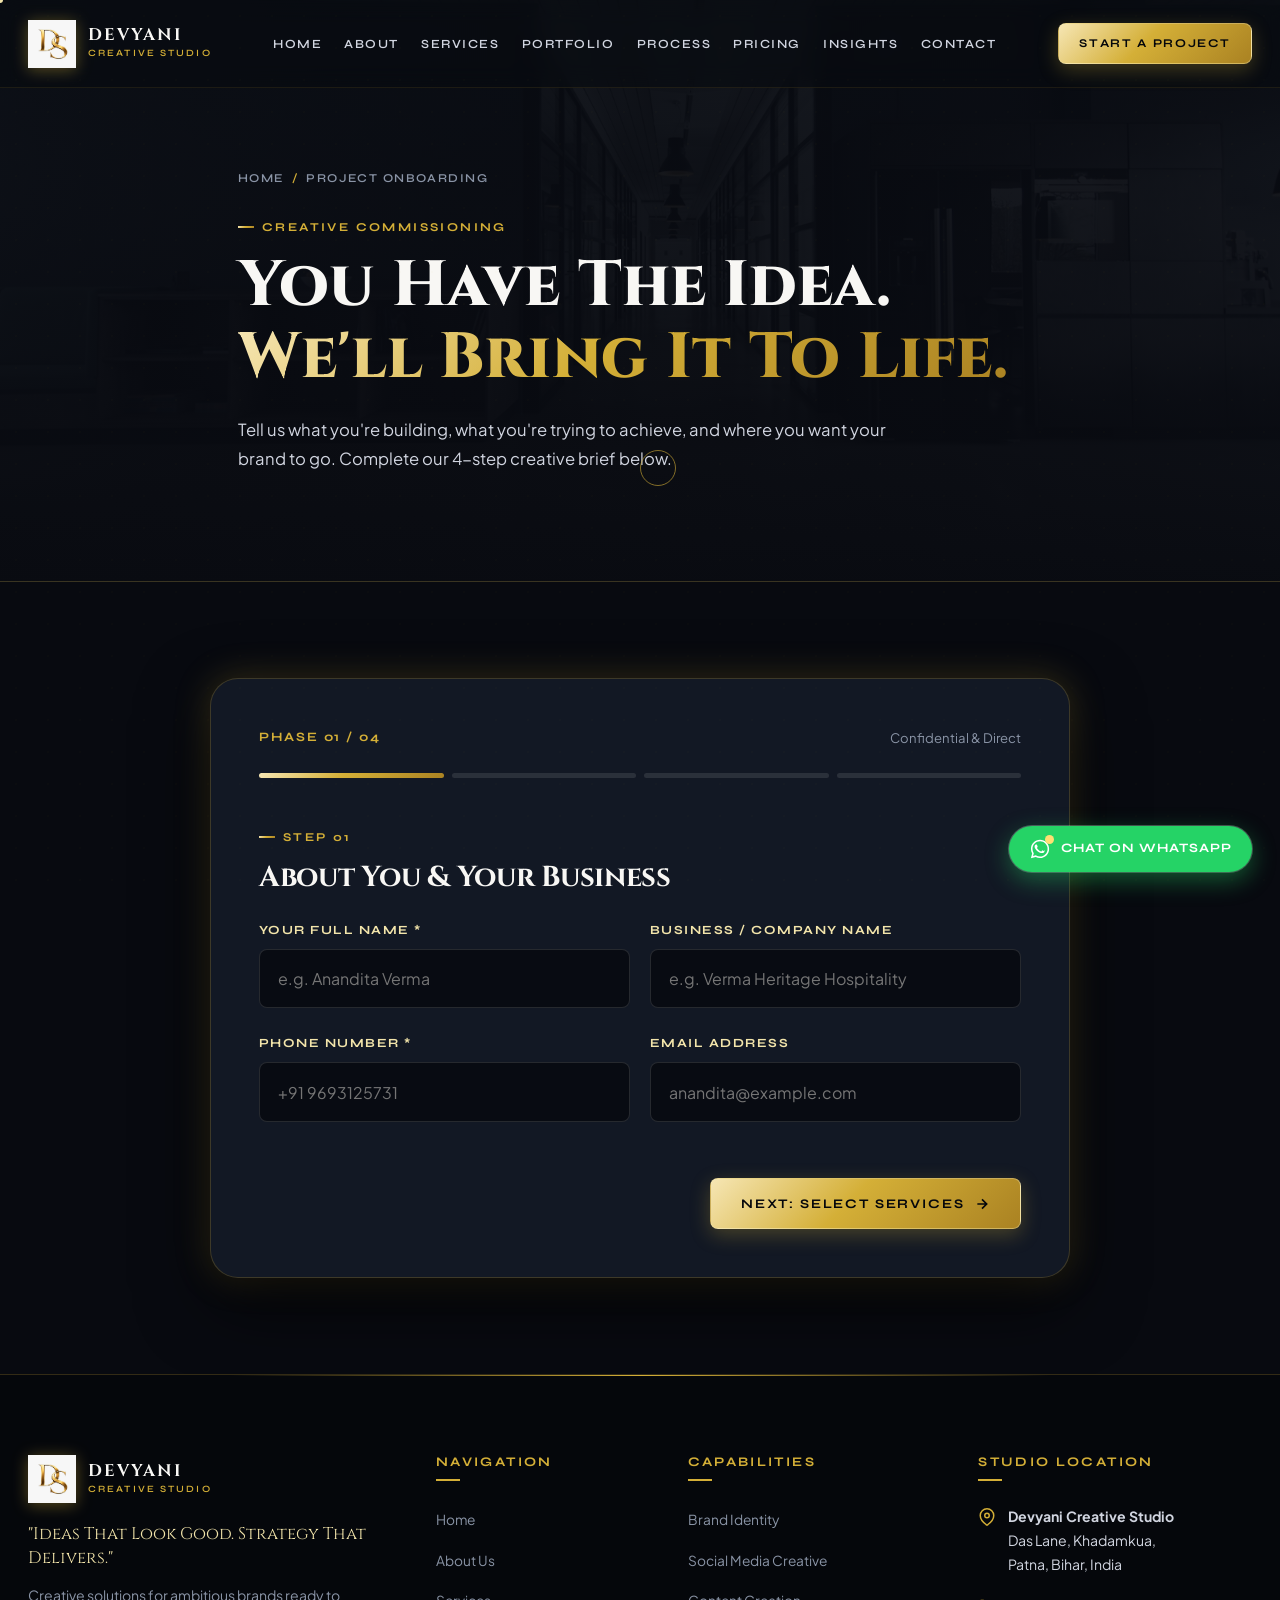
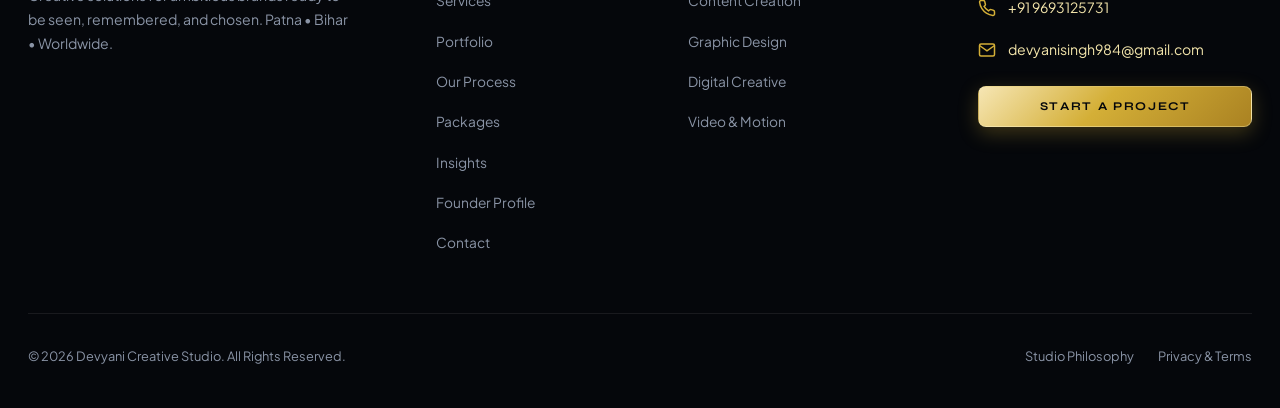
<file: start-a-project.html>
<!DOCTYPE html>
<html lang="en">
<head>
  <meta charset="UTF-8">
  <meta name="viewport" content="width=device-width, initial-scale=1.0">
  <title>Start A Project — Devyani Creative Studio | Interactive Creative Planner</title>
  <meta name="description" content="Launch your brand project with Devyani Creative Studio. Complete our 4-step creative onboarding planner for brand identity, content, and digital campaigns.">
  <meta name="keywords" content="Start A Project, Brand Brief, Hire Creative Studio Patna, Devyani Creative Studio Onboarding">

  <!-- Open Graph -->
  <meta property="og:type" content="website">
  <meta property="og:title" content="You Have The Idea. We'll Help Bring It To Life — Devyani Creative Studio">
  <meta property="og:description" content="Plan your creative project in 4 simple steps with our interactive brief builder.">
  <meta property="og:image" content="assets/images/logo-ds.png">

  <!-- Favicon -->
  <link rel="icon" type="image/png" href="assets/images/logo-ds.png">

  <!-- Stylesheets -->
  <link rel="stylesheet" href="assets/css/main.css">
  <link rel="stylesheet" href="assets/css/components.css">
  <link rel="stylesheet" href="assets/css/animations.css">
</head>
<body>

  <!-- ==================== GLOBAL HEADER ==================== -->
  <header class="header-main">
    <div class="container header-inner">
      <a href="index.html" class="brand-logo" aria-label="Devyani Creative Studio Home">
        <img src="assets/images/logo-ds.png" alt="Devyani Creative Studio Logo" class="brand-logo-img">
        <div class="brand-logo-text">
          <span class="brand-logo-title">Devyani</span>
          <span class="brand-logo-sub">Creative Studio</span>
        </div>
      </a>

      <nav class="nav-desktop" aria-label="Main Navigation">
        <a href="index.html" class="nav-link">Home</a>
        <a href="about.html" class="nav-link">About</a>
        <a href="services.html" class="nav-link">Services</a>
        <a href="portfolio.html" class="nav-link">Portfolio</a>
        <a href="process.html" class="nav-link">Process</a>
        <a href="pricing.html" class="nav-link">Pricing</a>
        <a href="insights.html" class="nav-link">Insights</a>
        <a href="contact.html" class="nav-link">Contact</a>
      </nav>

      <div class="header-actions">
        <a href="start-a-project.html" class="btn btn-gold btn-sm header-cta-desktop active">Start a Project</a>
        <button class="menu-toggle" id="menuToggle" aria-label="Toggle Navigation Menu">
          <span></span>
          <span></span>
          <span></span>
        </button>
      </div>
    </div>
  </header>

  <!-- ==================== MOBILE NAVIGATION OVERLAY ==================== -->
  <div class="mobile-nav-overlay" id="mobileNavOverlay">
    <div class="mobile-nav-links">
      <a href="index.html" class="mobile-nav-link">Home</a>
      <a href="about.html" class="mobile-nav-link">About Studio</a>
      <a href="services.html" class="mobile-nav-link">Our Services</a>
      <a href="portfolio.html" class="mobile-nav-link">Portfolio</a>
      <a href="process.html" class="mobile-nav-link">Creative Process</a>
      <a href="pricing.html" class="mobile-nav-link">Packages & Pricing</a>
      <a href="insights.html" class="mobile-nav-link">Journal & Insights</a>
      <a href="founder.html" class="mobile-nav-link">Founder Profile</a>
      <a href="contact.html" class="mobile-nav-link">Contact Us</a>
    </div>
    <div class="mobile-nav-contact">
      <span class="mobile-nav-phone">Direct Line: +91 9693125731</span>
      <a href="mailto:devyanisingh984@gmail.com" class="mobile-nav-phone" style="font-size: 0.85rem; color: var(--gold-primary); margin-top: -0.5rem; text-transform: lowercase;">devyanisingh984@gmail.com</a>
      <a href="start-a-project.html" class="btn btn-gold btn-lg" style="width: 100%;">Start a Project</a>
    </div>
  </div>

  <main>
    <!-- PAGE HERO -->
    <section class="page-hero">
      <img src="assets/images/hero-1.jpg" alt="Start a Project" class="page-hero-bg">
      <div class="page-hero-overlay"></div>
      <div class="container page-hero-content reveal">
        <div class="breadcrumbs">
          <a href="index.html">Home</a>
          <span class="breadcrumbs-sep">/</span>
          <span>Project Onboarding</span>
        </div>
        <span class="eyebrow">Creative Commissioning</span>
        <h1 class="page-hero-title">You Have The Idea.<br><span class="text-gradient-gold">We'll Bring It To Life.</span></h1>
        <p class="page-hero-desc">
          Tell us what you're building, what you're trying to achieve, and where you want your brand to go. Complete our 4-step creative brief below.
        </p>
      </div>
    </section>

    <!-- SECTION: 4-STEP INTERACTIVE PROJECT PLANNER -->
    <section class="section-padding" style="background: var(--bg-primary);">
      <div class="container">
        
        <div class="project-planner-wrap">
          
          <!-- Step Progress Indicator -->
          <div style="display: flex; justify-content: space-between; align-items: center; margin-bottom: 1.5rem;">
            <span style="font-family: var(--font-display); font-size: 0.8rem; font-weight: 700; text-transform: uppercase; letter-spacing: 0.15em; color: var(--gold-primary);">
              Phase <span id="currentStepNum">01</span> / 04
            </span>
            <span style="font-size: 0.82rem; color: var(--text-muted);">Confidential & Direct</span>
          </div>

          <div class="planner-progress-bar">
            <div class="planner-progress-step is-active"></div>
            <div class="planner-progress-step"></div>
            <div class="planner-progress-step"></div>
            <div class="planner-progress-step"></div>
          </div>

          <form id="projectPlannerForm">
            <div id="plannerFormContent">
              
              <!-- ================= STEP 1: ABOUT YOU ================= -->
              <div class="planner-step-pane is-active" data-step="1">
                <span class="eyebrow">Step 01</span>
                <h3 style="font-family: var(--font-serif); font-size: 1.8rem; color: var(--text-primary); margin-bottom: 1.5rem;">
                  About You & Your Business
                </h3>

                <div class="form-row">
                  <div class="form-group">
                    <label class="form-label" for="clientName">Your Full Name *</label>
                    <input type="text" id="clientName" class="form-input" placeholder="e.g. Anandita Verma" required>
                  </div>

                  <div class="form-group">
                    <label class="form-label" for="clientBusiness">Business / Company Name</label>
                    <input type="text" id="clientBusiness" class="form-input" placeholder="e.g. Verma Heritage Hospitality">
                  </div>
                </div>

                <div class="form-row">
                  <div class="form-group">
                    <label class="form-label" for="clientPhone">Phone Number *</label>
                    <input type="tel" id="clientPhone" class="form-input" placeholder="+91 9693125731" required>
                  </div>

                  <div class="form-group">
                    <label class="form-label" for="clientEmail">Email Address</label>
                    <input type="email" id="clientEmail" class="form-input" placeholder="anandita@example.com">
                  </div>
                </div>

                <div style="display: flex; justify-content: flex-end; margin-top: 2rem;">
                  <button type="button" class="btn btn-gold btn-next-step">
                    <span>Next: Select Services</span>
                    <svg width="16" height="16" viewBox="0 0 24 24" fill="none" stroke="currentColor" stroke-width="2.5"><path d="M5 12h14M12 5l7 7-7 7"/></svg>
                  </button>
                </div>
              </div>

              <!-- ================= STEP 2: WHAT DO YOU NEED? ================= -->
              <div class="planner-step-pane" data-step="2">
                <span class="eyebrow">Step 02</span>
                <h3 style="font-family: var(--font-serif); font-size: 1.8rem; color: var(--text-primary); margin-bottom: 0.5rem;">
                  What Do You Need?
                </h3>
                <p style="font-size: 0.9rem; color: var(--text-muted); margin-bottom: 2rem;">Select one or multiple creative capabilities that align with your brief.</p>

                <div class="service-options-grid">
                  <div class="service-option-card" data-service="Brand Identity">
                    <div style="font-size: 1.5rem;">✦</div>
                    <div class="service-option-title">Brand Identity</div>
                    <span style="font-size: 0.72rem; color: var(--text-muted);">Logo, Typography, Palette</span>
                  </div>

                  <div class="service-option-card" data-service="Social Media Creative">
                    <div style="font-size: 1.5rem;">◈</div>
                    <div class="service-option-title">Social Media Creative</div>
                    <span style="font-size: 0.72rem; color: var(--text-muted);">Grid, Reels, Carousels</span>
                  </div>

                  <div class="service-option-card" data-service="Content Creation">
                    <div style="font-size: 1.5rem;">❖</div>
                    <div class="service-option-title">Content Creation</div>
                    <span style="font-size: 0.72rem; color: var(--text-muted);">Commercial Photography</span>
                  </div>

                  <div class="service-option-card" data-service="Graphic Design">
                    <div style="font-size: 1.5rem;">◆</div>
                    <div class="service-option-title">Graphic Design</div>
                    <span style="font-size: 0.72rem; color: var(--text-muted);">Packaging, Print, Posters</span>
                  </div>

                  <div class="service-option-card" data-service="Digital Creative">
                    <div style="font-size: 1.5rem;">◉</div>
                    <div class="service-option-title">Digital Creative</div>
                    <span style="font-size: 0.72rem; color: var(--text-muted);">Performance Ads & Web UI</span>
                  </div>

                  <div class="service-option-card" data-service="Video & Motion">
                    <div style="font-size: 1.5rem;">▶</div>
                    <div class="service-option-title">Video & Motion</div>
                    <span style="font-size: 0.72rem; color: var(--text-muted);">Motion Graphics & Reels</span>
                  </div>

                  <div class="service-option-card" data-service="Full 360 Campaign">
                    <div style="font-size: 1.5rem;">★</div>
                    <div class="service-option-title">Full 360° Campaign</div>
                    <span style="font-size: 0.72rem; color: var(--text-muted);">Multi-Channel Launch</span>
                  </div>

                  <div class="service-option-card" data-service="AI-Assisted Ideation">
                    <div style="font-size: 1.5rem;">⚙</div>
                    <div class="service-option-title">AI Ideation</div>
                    <span style="font-size: 0.72rem; color: var(--text-muted);">Rapid Concept Testing</span>
                  </div>

                  <div class="service-option-card" data-service="Bespoke Creative">
                    <div style="font-size: 1.5rem;">✦</div>
                    <div class="service-option-title">Other / Custom Scope</div>
                    <span style="font-size: 0.72rem; color: var(--text-muted);">Tailored Direction</span>
                  </div>
                </div>

                <div style="display: flex; justify-content: space-between; margin-top: 2.5rem;">
                  <button type="button" class="btn btn-outline btn-prev-step">
                    <span>Back</span>
                  </button>
                  <button type="button" class="btn btn-gold btn-next-step">
                    <span>Next: Project Details</span>
                    <svg width="16" height="16" viewBox="0 0 24 24" fill="none" stroke="currentColor" stroke-width="2.5"><path d="M5 12h14M12 5l7 7-7 7"/></svg>
                  </button>
                </div>
              </div>

              <!-- ================= STEP 3: PROJECT DETAILS ================= -->
              <div class="planner-step-pane" data-step="3">
                <span class="eyebrow">Step 03</span>
                <h3 style="font-family: var(--font-serif); font-size: 1.8rem; color: var(--text-primary); margin-bottom: 1.5rem;">
                  Scope, Timeline & Budget
                </h3>

                <div class="form-group">
                  <label class="form-label" for="clientDescription">Project Objective & Brief</label>
                  <textarea id="clientDescription" class="form-textarea" placeholder="Briefly describe what your business does, what problems you want to solve, and your creative vision..."></textarea>
                </div>

                <div class="form-row">
                  <div class="form-group">
                    <label class="form-label" for="clientTimeline">Target Timeline</label>
                    <select id="clientTimeline" class="form-select">
                      <option value="Urgent (1-2 Weeks)">Urgent (1–2 Weeks)</option>
                      <option value="Within 3-4 Weeks" selected>Standard (3–4 Weeks)</option>
                      <option value="1-2 Months">Comprehensive (1–2 Months)</option>
                      <option value="Ongoing Retainer">Ongoing Monthly Retainer</option>
                    </select>
                  </div>

                  <div class="form-group">
                    <label class="form-label" for="clientBudget">Estimated Budget Range</label>
                    <select id="clientBudget" class="form-select">
                      <option value="₹25,000 – ₹50,000">₹25,000 – ₹50,000 (Starter)</option>
                      <option value="₹50,000 – ₹1,50,000" selected>₹50,000 – ₹1,50,000 (Growth)</option>
                      <option value="₹1,50,000 – ₹3,00,000">₹1,50,000 – ₹3,00,000 (Premium)</option>
                      <option value="₹3,00,000+">₹3,00,000+ (Comprehensive 360°)</option>
                    </select>
                  </div>
                </div>

                <div class="form-group">
                  <label class="form-label" for="clientAudience">Target Audience / Market</label>
                  <input type="text" id="clientAudience" class="form-input" placeholder="e.g. Modern consumers, B2B executives, Patna / National market">
                </div>

                <div style="display: flex; justify-content: space-between; margin-top: 2rem;">
                  <button type="button" class="btn btn-outline btn-prev-step">
                    <span>Back</span>
                  </button>
                  <button type="button" class="btn btn-gold btn-next-step">
                    <span>Review & Confirm</span>
                    <svg width="16" height="16" viewBox="0 0 24 24" fill="none" stroke="currentColor" stroke-width="2.5"><path d="M5 12h14M12 5l7 7-7 7"/></svg>
                  </button>
                </div>
              </div>

              <!-- ================= STEP 4: REVIEW & SUBMIT ================= -->
              <div class="planner-step-pane" data-step="4">
                <span class="eyebrow">Step 04 / Final Verification</span>
                <h3 style="font-family: var(--font-serif); font-size: 1.8rem; color: var(--text-primary); margin-bottom: 1.5rem;">
                  Review Your Creative Brief
                </h3>

                <!-- Live Generated Summary -->
                <div id="plannerSummaryWrap"></div>

                <div style="display: flex; justify-content: space-between; align-items: center; margin-top: 2rem; flex-wrap: wrap; gap: 1rem;">
                  <button type="button" class="btn btn-outline btn-prev-step">
                    <span>Back & Edit</span>
                  </button>
                  <button type="submit" class="btn btn-gold btn-lg">
                    <span>Start The Conversation</span>
                    <svg width="18" height="18" viewBox="0 0 24 24" fill="none" stroke="currentColor" stroke-width="2.5"><path d="M5 12h14M12 5l7 7-7 7"/></svg>
                  </button>
                </div>
              </div>

            </div>

            <!-- SUCCESS STATE PANE -->
            <div id="plannerSuccessPane" style="display: none; text-align: center; padding: 2rem 0;">
              <div style="width: 72px; height: 72px; background: rgba(212,175,55,0.15); border: 2px solid var(--gold-primary); border-radius: 50%; display: flex; align-items: center; justify-content: center; margin: 0 auto 1.5rem; color: var(--gold-light); font-size: 2rem;">
                ✓
              </div>
              <span class="eyebrow eyebrow-center">Submission Successful</span>
              <h2 style="font-family: var(--font-serif); font-size: 2.25rem; color: var(--text-primary); margin-bottom: 1rem;">
                Thank You.<br><span class="text-gradient-gold">Your Project Journey Starts Here.</span>
              </h2>
              <p style="font-size: 1.05rem; color: var(--text-secondary); max-width: 600px; margin: 0 auto 2.5rem; line-height: 1.8;">
                Our creative director has received your project brief and will connect within 4 business hours with initial conceptual observations and proposal details.
              </p>
              
              <div class="btn-group" style="justify-content: center;">
                <a href="#" id="waDirectSubmitBtn" target="_blank" class="btn btn-whatsapp btn-lg">
                  Send Brief Directly on WhatsApp
                </a>
                <a href="index.html" class="btn btn-outline btn-lg">
                  Back to Homepage
                </a>
              </div>
            </div>

          </form>

        </div>

      </div>
    </section>
  </main>

  <!-- ==================== FLOATING WHATSAPP CTA ==================== -->
  <a href="https://wa.me/919693125731" target="_blank" class="floating-whatsapp" aria-label="Chat on WhatsApp">
    <div style="position: relative;">
      <svg class="whatsapp-icon-pulse" viewBox="0 0 24 24"><path d="M12.04 2C6.58 2 2.13 6.45 2.13 11.91C2.13 13.66 2.59 15.36 3.45 16.86L2.05 22L7.3 20.62C8.75 21.41 10.38 21.83 12.04 21.83C17.5 21.83 21.95 17.38 21.95 11.92C21.95 6.46 17.5 2 12.04 2M12.05 20.15C10.56 20.15 9.11 19.76 7.85 19L7.55 18.83L4.43 19.65L5.26 16.61L5.06 16.29C4.24 14.99 3.81 13.47 3.81 11.91C3.81 7.37 7.5 3.68 12.04 3.68C14.25 3.68 16.31 4.54 17.87 6.1C19.42 7.66 20.28 9.72 20.28 11.92C20.28 16.46 16.58 20.15 12.05 20.15M16.57 14.36C16.32 14.23 15.1 13.63 14.88 13.55C14.65 13.47 14.49 13.43 14.32 13.68C14.16 13.93 13.69 14.47 13.54 14.64C13.4 14.8 13.25 14.82 13 14.7C12.75 14.57 11.7 14.23 10.45 13.12C9.48 12.25 8.83 11.18 8.7 10.97C8.58 10.77 8.69 10.65 8.81 10.53C8.92 10.42 9.06 10.25 9.18 10.11C9.31 9.97 9.47 9.4 9.41 9.27C9.35 9.15 8.86 7.95 8.66 7.46C8.46 6.98 8.26 7.04 8.11 7.04C7.97 7.03 7.8 7.03 7.64 7.03C7.47 7.03 7.2 7.1 6.97 7.34C6.75 7.59 6.11 8.19 6.11 9.41C6.11 10.63 7 11.81 7.12 11.97C7.25 12.14 8.87 14.63 11.35 15.7C11.94 15.96 12.4 16.11 12.76 16.23C13.51 16.46 14.19 16.43 14.73 16.35C15.33 16.26 16.57 15.6 16.83 14.88C17.09 14.15 17.09 13.53 17.01 13.4C16.93 13.28 16.81 13.21 16.57 13.08Z"/></svg>
      <div class="whatsapp-badge"></div>
    </div>
    <span>Chat on WhatsApp</span>
  </a>

  <!-- ==================== MOBILE BOTTOM QUICK BAR ==================== -->
  <div class="mobile-quick-bar">
    <a href="tel:+919693125731" class="mobile-quick-btn">
      <svg width="18" height="18" viewBox="0 0 24 24" fill="none" stroke="currentColor" stroke-width="2"><path d="M22 16.92v3a2 2 0 0 1-2.18 2 19.79 19.79 0 0 1-8.63-3.07 19.5 19.5 0 0 1-6-6 19.79 19.79 0 0 1-3.07-8.67A2 2 0 0 1 4.11 2h3a2 2 0 0 1 2 1.72 12.84 12.84 0 0 0 .7 2.81 2 2 0 0 1-.45 2.11L8.09 9.91a16 16 0 0 0 6 6l1.27-1.27a2 2 0 0 1 2.11-.45 12.84 12.84 0 0 0 2.81.7A2 2 0 0 1 22 16.92z"/></svg>
      <span>Call</span>
    </a>
    <a href="https://wa.me/919693125731" target="_blank" class="mobile-quick-btn" style="color: #25D366;">
      <svg width="18" height="18" viewBox="0 0 24 24" fill="currentColor"><path d="M12.04 2C6.58 2 2.13 6.45 2.13 11.91C2.13 13.66 2.59 15.36 3.45 16.86L2.05 22L7.3 20.62C8.75 21.41 10.38 21.83 12.04 21.83C17.5 21.83 21.95 17.38 21.95 11.92C21.95 6.46 17.5 2 12.04 2"/></svg>
      <span>WhatsApp</span>
    </a>
    <a href="start-a-project.html" class="mobile-quick-btn gold-quick">
      <svg width="18" height="18" viewBox="0 0 24 24" fill="none" stroke="currentColor" stroke-width="2.5"><path d="M5 12h14M12 5l7 7-7 7"/></svg>
      <span>Brief Us</span>
    </a>
  </div>

  <!-- ==================== GLOBAL FOOTER ==================== -->
  <footer class="footer-main">
    <div class="container">
      <div class="footer-grid">
        <div class="footer-col-brand">
          <a href="index.html" class="brand-logo">
            <img src="assets/images/logo-ds.png" alt="Devyani Creative Studio Logo" class="brand-logo-img">
            <div class="brand-logo-text">
              <span class="brand-logo-title">Devyani</span>
              <span class="brand-logo-sub">Creative Studio</span>
            </div>
          </a>
          <p class="footer-tagline">"Ideas That Look Good. Strategy That Delivers."</p>
          <p class="footer-desc">
            Creative solutions for ambitious brands ready to be seen, remembered, and chosen. Patna • Bihar • Worldwide.
          </p>
        </div>

        <div>
          <h4 class="footer-col-title">Navigation</h4>
          <ul class="footer-links">
            <li><a href="index.html" class="footer-link">Home</a></li>
            <li><a href="about.html" class="footer-link">About Us</a></li>
            <li><a href="services.html" class="footer-link">Services</a></li>
            <li><a href="portfolio.html" class="footer-link">Portfolio</a></li>
            <li><a href="process.html" class="footer-link">Our Process</a></li>
            <li><a href="pricing.html" class="footer-link">Packages</a></li>
            <li><a href="insights.html" class="footer-link">Insights</a></li>
            <li><a href="founder.html" class="footer-link">Founder Profile</a></li>
            <li><a href="contact.html" class="footer-link">Contact</a></li>
          </ul>
        </div>

        <div>
          <h4 class="footer-col-title">Capabilities</h4>
          <ul class="footer-links">
            <li><a href="services.html#brand-identity" class="footer-link">Brand Identity</a></li>
            <li><a href="services.html#social-media" class="footer-link">Social Media Creative</a></li>
            <li><a href="services.html#content-creation" class="footer-link">Content Creation</a></li>
            <li><a href="services.html#graphic-design" class="footer-link">Graphic Design</a></li>
            <li><a href="services.html#digital-creative" class="footer-link">Digital Creative</a></li>
            <li><a href="services.html#video-motion" class="footer-link">Video & Motion</a></li>
          </ul>
        </div>

        <div class="footer-col-contact">
          <h4 class="footer-col-title">Studio Location</h4>
          <div class="footer-contact-item">
            <svg class="footer-contact-icon" viewBox="0 0 24 24" fill="none" stroke="currentColor" stroke-width="2"><path d="M21 10c0 7-9 13-9 13s-9-6-9-13a9 9 0 0 1 18 0z"/><circle cx="12" cy="10" r="3"/></svg>
            <div>
              <strong>Devyani Creative Studio</strong><br>
              Das Lane, Khadamkua,<br>
              Patna, Bihar, India
            </div>
          </div>

          <div class="footer-contact-item">
            <svg class="footer-contact-icon" viewBox="0 0 24 24" fill="none" stroke="currentColor" stroke-width="2"><path d="M22 16.92v3a2 2 0 0 1-2.18 2 19.79 19.79 0 0 1-8.63-3.07 19.5 19.5 0 0 1-6-6 19.79 19.79 0 0 1-3.07-8.67A2 2 0 0 1 4.11 2h3a2 2 0 0 1 2 1.72 12.84 12.84 0 0 0 .7 2.81 2 2 0 0 1-.45 2.11L8.09 9.91a16 16 0 0 0 6 6l1.27-1.27a2 2 0 0 1 2.11-.45 12.84 12.84 0 0 0 2.81.7A2 2 0 0 1 22 16.92z"/></svg>
            <div>
              <a href="tel:+919693125731" style="color: var(--gold-light);">+91 9693125731</a>
            </div>
          </div>

          <div class="footer-contact-item">
            <svg class="footer-contact-icon" viewBox="0 0 24 24" fill="none" stroke="currentColor" stroke-width="2"><path d="M4 4h16c1.1 0 2 .9 2 2v12c0 1.1-.9 2-2 2H4c-1.1 0-2-.9-2-2V6c0-1.1.9-2 2-2z"/><polyline points="22,6 12,13 2,6"/></svg>
            <div>
              <a href="mailto:devyanisingh984@gmail.com" style="color: var(--gold-light);">devyanisingh984@gmail.com</a>
            </div>
          </div>

          <div style="margin-top: 1.5rem;">
            <a href="start-a-project.html" class="btn btn-gold btn-sm" style="width: 100%;">Start a Project</a>
          </div>
        </div>
      </div>

      <div class="footer-bottom">
        <div>&copy; 2026 Devyani Creative Studio. All Rights Reserved.</div>
        <div class="footer-legal-links">
          <a href="about.html">Studio Philosophy</a>
          <a href="contact.html">Privacy & Terms</a>
        </div>
      </div>
    </div>
  </footer>

  <!-- Scripts -->
  <script src="assets/js/main.js"></script>
  <script src="assets/js/project-planner.js"></script>
</body>
</html>
</file>
<file: assets/css/main.css>
/* ==========================================================================
   DEVYANI CREATIVE STUDIO — GLOBAL LUXURY DESIGN SYSTEM
   "IDEAS THAT LOOK GOOD. STRATEGY THAT DELIVERS."
   ========================================================================== */

@import url('https://fonts.googleapis.com/css2?family=Cinzel:wght@400;500;600;700;800;900&family=Plus+Jakarta+Sans:ital,wght@0,300;0,400;0,500;0,600;0,700;0,800;1,400;1,600&family=Syne:wght@500;600;700;800&family=Playfair+Display:ital,wght@0,400;0,600;0,700;1,400;1,600&display=swap');

:root {
  /* Color Palette */
  --bg-darkest: #05070B;
  --bg-primary: #080A10;
  --bg-secondary: #0D121B;
  --bg-surface: #121824;
  --bg-surface-elevated: #182030;
  --bg-glass: rgba(13, 18, 27, 0.85);
  --bg-glass-card: rgba(18, 24, 36, 0.7);
  --bg-glass-hover: rgba(28, 38, 56, 0.9);

  /* Metallic Gold System (Inspired by official DS Logo) */
  --gold-primary: #D4AF37;
  --gold-light: #F3E5AB;
  --gold-bright: #FFDF73;
  --gold-dark: #9E7D23;
  --gold-deep: #6D5413;
  --gold-gradient: linear-gradient(135deg, #F6E6B4 0%, #D4AF37 45%, #AA8222 100%);
  --gold-gradient-subtle: linear-gradient(135deg, rgba(243, 229, 171, 0.15) 0%, rgba(212, 175, 55, 0.05) 100%);
  --gold-border: rgba(212, 175, 55, 0.22);
  --gold-border-bright: rgba(212, 175, 55, 0.55);
  --gold-glow: 0 0 35px rgba(212, 175, 55, 0.25);
  --gold-glow-lg: 0 0 60px rgba(212, 175, 55, 0.35);

  /* Typography Colors */
  --text-primary: #F8F7F4;
  --text-secondary: #D1D5E0;
  --text-muted: #8A94A6;
  --text-dark: #07090E;

  /* Accent & Functional Colors */
  --whatsapp-green: #25D366;
  --whatsapp-hover: #20BA5A;
  --accent-cyan: #38BDF8;
  --accent-crimson: #E11D48;
  --border-subtle: rgba(255, 255, 255, 0.08);
  --border-card: rgba(255, 255, 255, 0.12);

  /* Typography Fonts */
  --font-serif: 'Cinzel', 'Playfair Display', Georgia, serif;
  --font-editorial: 'Playfair Display', Georgia, serif;
  --font-display: 'Syne', 'Plus Jakarta Sans', sans-serif;
  --font-sans: 'Plus Jakarta Sans', -apple-system, BlinkMacSystemFont, 'Segoe UI', Roboto, sans-serif;

  /* Layout Spacing */
  --container-max: 1360px;
  --header-height: 88px;
  --header-height-scrolled: 72px;
  --radius-sm: 8px;
  --radius-md: 14px;
  --radius-lg: 20px;
  --radius-xl: 28px;
  --radius-full: 9999px;

  /* Transitions */
  --transition-fast: 0.2s cubic-bezier(0.16, 1, 0.3, 1);
  --transition-normal: 0.35s cubic-bezier(0.16, 1, 0.3, 1);
  --transition-slow: 0.6s cubic-bezier(0.16, 1, 0.3, 1);
}

/* ==========================================================================
   CSS Reset & Base Styles
   ========================================================================== */
*, *::before, *::after {
  box-sizing: border-box;
  margin: 0;
  padding: 0;
  -webkit-tap-highlight-color: transparent;
}

html {
  font-size: 16px;
  scroll-behavior: smooth;
  -webkit-text-size-adjust: 100%;
  background-color: var(--bg-primary);
  color: var(--text-primary);
  overflow-x: hidden;
}

body {
  font-family: var(--font-sans);
  background-color: var(--bg-primary);
  color: var(--text-secondary);
  line-height: 1.7;
  font-weight: 400;
  overflow-x: hidden;
  position: relative;
  -webkit-font-smoothing: antialiased;
  -moz-osx-font-smoothing: grayscale;
}

/* Subtle luxury grain */
body::before {
  content: "";
  position: fixed;
  top: 0;
  left: 0;
  width: 100vw;
  height: 100vh;
  background-image: radial-gradient(rgba(212, 175, 55, 0.03) 1px, transparent 0);
  background-size: 32px 32px;
  pointer-events: none;
  z-index: 9999;
  opacity: 0.6;
}

img, picture, video, canvas, svg {
  display: block;
  max-width: 100%;
  height: auto;
}

a {
  color: inherit;
  text-decoration: none;
  transition: color var(--transition-fast);
}

button, input, textarea, select {
  font: inherit;
  color: inherit;
  background: none;
  border: none;
  outline: none;
}

button {
  cursor: pointer;
}

ul, ol {
  list-style: none;
}

/* Prevent auto zoom on iOS */
input, textarea, select {
  font-size: 16px !important;
}

/* Selection */
::selection {
  background: var(--gold-primary);
  color: var(--bg-darkest);
}

/* Scrollbar */
::-webkit-scrollbar {
  width: 6px;
}
::-webkit-scrollbar-track {
  background: var(--bg-primary);
}
::-webkit-scrollbar-thumb {
  background: #1e2638;
  border-radius: 3px;
  border: 1px solid var(--gold-border);
}
::-webkit-scrollbar-thumb:hover {
  background: var(--gold-dark);
}

/* ==========================================================================
   Typography Utilities
   ========================================================================== */
h1, h2, h3, h4, h5, h6 {
  color: var(--text-primary);
  font-family: var(--font-serif);
  font-weight: 700;
  line-height: 1.18;
  letter-spacing: -0.01em;
  word-break: break-word;
}

.font-editorial {
  font-family: var(--font-editorial);
  font-style: italic;
  font-weight: 400;
}

.font-display {
  font-family: var(--font-display);
  letter-spacing: -0.01em;
}

.font-serif {
  font-family: var(--font-serif);
}

.text-gold {
  color: var(--gold-primary);
}

.text-gradient-gold {
  background: var(--gold-gradient);
  -webkit-background-clip: text;
  -webkit-text-fill-color: transparent;
  display: inline-block;
}

.eyebrow {
  display: inline-flex;
  align-items: center;
  gap: 8px;
  font-family: var(--font-display);
  font-size: 0.75rem;
  font-weight: 700;
  text-transform: uppercase;
  letter-spacing: 0.2em;
  color: var(--gold-primary);
  margin-bottom: 0.85rem;
  flex-wrap: wrap;
}

.eyebrow::before {
  content: "";
  display: inline-block;
  width: 16px;
  height: 2px;
  background: var(--gold-gradient);
}

.eyebrow-center {
  justify-content: center;
}
.eyebrow-center::after {
  content: "";
  display: inline-block;
  width: 16px;
  height: 2px;
  background: var(--gold-gradient);
}

/* Section Headings */
.section-header {
  margin-bottom: 3.5rem;
}

.section-header.text-center {
  text-align: center;
}

.section-title {
  font-size: clamp(1.85rem, 4.5vw, 3.25rem);
  font-family: var(--font-serif);
  font-weight: 700;
  letter-spacing: 0.01em;
  margin-bottom: 1rem;
  color: var(--text-primary);
  line-height: 1.15;
}

.section-subtitle {
  font-size: clamp(0.95rem, 1.25vw, 1.15rem);
  color: var(--text-muted);
  max-width: 680px;
  line-height: 1.75;
  margin: 0 auto;
}

.section-subtitle.text-left {
  margin-left: 0;
}

/* Container */
.container {
  width: 100%;
  max-width: var(--container-max);
  margin: 0 auto;
  padding: 0 1.75rem;
}

.container-narrow {
  max-width: 960px;
}

.container-wide {
  max-width: 1480px;
}

.section-padding {
  padding: 6rem 0;
  position: relative;
}

.section-padding-sm {
  padding: 3.5rem 0;
}

/* ==========================================================================
   Buttons & CTAs
   ========================================================================== */
.btn {
  display: inline-flex;
  align-items: center;
  justify-content: center;
  gap: 10px;
  min-height: 48px;
  padding: 0.85rem 1.85rem;
  font-family: var(--font-display);
  font-size: 0.82rem;
  font-weight: 700;
  text-transform: uppercase;
  letter-spacing: 0.14em;
  border-radius: var(--radius-sm);
  transition: all var(--transition-normal);
  position: relative;
  overflow: hidden;
  z-index: 1;
  text-align: center;
  touch-action: manipulation;
}

/* Gold Master Button */
.btn-gold {
  background: var(--gold-gradient);
  color: var(--bg-darkest);
  box-shadow: 0 6px 20px rgba(212, 175, 55, 0.28);
  border: 1px solid rgba(243, 229, 171, 0.4);
}

.btn-gold::before {
  content: "";
  position: absolute;
  top: 0;
  left: -100%;
  width: 100%;
  height: 100%;
  background: linear-gradient(90deg, transparent, rgba(255, 255, 255, 0.4), transparent);
  transition: 0.5s;
  z-index: -1;
}

.btn-gold:hover, .btn-gold:active {
  transform: translateY(-2px);
  box-shadow: var(--gold-glow-lg);
  color: var(--bg-darkest);
}

.btn-gold:hover::before {
  left: 100%;
}

/* Outline Glass Button */
.btn-outline {
  background: rgba(255, 255, 255, 0.04);
  color: var(--text-primary);
  border: 1px solid var(--gold-border);
  backdrop-filter: blur(10px);
}

.btn-outline:hover, .btn-outline:active {
  background: rgba(212, 175, 55, 0.12);
  border-color: var(--gold-primary);
  color: var(--gold-light);
  transform: translateY(-2px);
}

/* WhatsApp Master Button */
.btn-whatsapp {
  background: #25D366;
  color: #062211;
  font-weight: 800;
  box-shadow: 0 6px 20px rgba(37, 211, 102, 0.3);
  border: 1px solid rgba(255, 255, 255, 0.3);
}

.btn-whatsapp:hover, .btn-whatsapp:active {
  background: #20BA5A;
  transform: translateY(-2px);
  box-shadow: 0 10px 25px rgba(37, 211, 102, 0.45);
  color: #03140A;
}

.btn-sm {
  min-height: 40px;
  padding: 0.6rem 1.3rem;
  font-size: 0.74rem;
}

.btn-lg {
  min-height: 54px;
  padding: 1.05rem 2.25rem;
  font-size: 0.88rem;
}

.btn-group {
  display: flex;
  align-items: center;
  gap: 1rem;
  flex-wrap: wrap;
}

/* ==========================================================================
   Header & Navigation
   ========================================================================== */
.header-main {
  position: fixed;
  top: 0;
  left: 0;
  width: 100%;
  height: var(--header-height);
  z-index: 1000;
  transition: all var(--transition-normal);
  background: rgba(8, 10, 16, 0.6);
  backdrop-filter: blur(12px);
  -webkit-backdrop-filter: blur(12px);
  border-bottom: 1px solid rgba(212, 175, 55, 0.1);
}

.header-main.is-scrolled {
  height: var(--header-height-scrolled);
  background: rgba(8, 10, 16, 0.94);
  backdrop-filter: blur(20px);
  -webkit-backdrop-filter: blur(20px);
  border-bottom: 1px solid var(--gold-border);
  box-shadow: 0 10px 30px rgba(0, 0, 0, 0.5);
}

.header-inner {
  display: flex;
  align-items: center;
  justify-content: space-between;
  height: 100%;
}

/* Brand Logo */
.brand-logo {
  display: flex;
  align-items: center;
  gap: 12px;
  z-index: 1002;
}

.brand-logo-img {
  height: 48px;
  width: auto;
  object-fit: contain;
  filter: drop-shadow(0 2px 8px rgba(212, 175, 55, 0.4));
  transition: transform var(--transition-fast);
}

.brand-logo:hover .brand-logo-img {
  transform: scale(1.05);
}

.brand-logo-text {
  display: flex;
  flex-direction: column;
}

.brand-logo-title {
  font-family: var(--font-serif);
  font-size: 1.05rem;
  font-weight: 700;
  letter-spacing: 0.12em;
  color: var(--text-primary);
  line-height: 1.1;
  text-transform: uppercase;
}

.brand-logo-sub {
  font-family: var(--font-display);
  font-size: 0.6rem;
  font-weight: 600;
  letter-spacing: 0.22em;
  color: var(--gold-primary);
  text-transform: uppercase;
}

/* Navigation Menu (Desktop) */
.nav-desktop {
  display: flex;
  align-items: center;
  gap: 1.4rem;
}

.nav-link {
  font-family: var(--font-display);
  font-size: 0.78rem;
  font-weight: 600;
  letter-spacing: 0.12em;
  text-transform: uppercase;
  color: var(--text-secondary);
  position: relative;
  padding: 0.5rem 0;
  transition: color var(--transition-fast);
}

.nav-link::after {
  content: "";
  position: absolute;
  bottom: 0;
  left: 0;
  width: 0;
  height: 2px;
  background: var(--gold-gradient);
  transition: width var(--transition-normal);
}

.nav-link:hover,
.nav-link.active {
  color: var(--gold-light);
}

.nav-link:hover::after,
.nav-link.active::after {
  width: 100%;
}

.header-actions {
  display: flex;
  align-items: center;
  gap: 1rem;
}

/* Mobile Hamburger Toggle */
.menu-toggle {
  display: none;
  flex-direction: column;
  justify-content: center;
  gap: 6px;
  width: 44px;
  height: 44px;
  background: rgba(255, 255, 255, 0.04);
  border: 1px solid var(--gold-border);
  border-radius: var(--radius-sm);
  padding: 10px;
  cursor: pointer;
  z-index: 1002;
  transition: all var(--transition-fast);
}

.menu-toggle span {
  display: block;
  height: 2px;
  width: 100%;
  background: var(--gold-primary);
  border-radius: 2px;
  transition: all var(--transition-normal);
}

.menu-toggle.is-active {
  background: rgba(212, 175, 55, 0.15);
  border-color: var(--gold-primary);
}

.menu-toggle.is-active span:nth-child(1) {
  transform: translateY(8px) rotate(45deg);
  background: var(--gold-light);
}

.menu-toggle.is-active span:nth-child(2) {
  opacity: 0;
}

.menu-toggle.is-active span:nth-child(3) {
  transform: translateY(-8px) rotate(-45deg);
  background: var(--gold-light);
}

/* Mobile Navigation Drawer */
.mobile-nav-overlay {
  position: fixed;
  top: 0;
  left: 0;
  width: 100vw;
  height: 100vh;
  height: 100dvh;
  background: rgba(5, 7, 11, 0.98);
  backdrop-filter: blur(25px);
  -webkit-backdrop-filter: blur(25px);
  z-index: 1001;
  display: flex;
  flex-direction: column;
  justify-content: space-between;
  opacity: 0;
  visibility: hidden;
  transition: all var(--transition-normal);
  padding: 6rem 1.75rem 2.5rem;
  overflow-y: auto;
  -webkit-overflow-scrolling: touch;
}

.mobile-nav-overlay.is-active {
  opacity: 1;
  visibility: visible;
}

.mobile-nav-links {
  display: flex;
  flex-direction: column;
  gap: 0.85rem;
  width: 100%;
  text-align: left;
}

.mobile-nav-link {
  font-family: var(--font-serif);
  font-size: 1.35rem;
  font-weight: 600;
  letter-spacing: 0.04em;
  color: var(--text-primary);
  text-transform: uppercase;
  padding: 0.65rem 0;
  border-bottom: 1px solid rgba(255, 255, 255, 0.06);
  display: flex;
  align-items: center;
  justify-content: space-between;
  transition: color var(--transition-fast);
}

.mobile-nav-link::after {
  content: "→";
  font-family: var(--font-sans);
  font-size: 1rem;
  color: var(--gold-primary);
  opacity: 0.5;
  transition: transform var(--transition-fast);
}

.mobile-nav-link:hover,
.mobile-nav-link.active {
  color: var(--gold-primary);
  padding-left: 6px;
}

.mobile-nav-link:hover::after,
.mobile-nav-link.active::after {
  transform: translateX(4px);
  opacity: 1;
}

.mobile-nav-contact {
  margin-top: 2rem;
  padding-top: 1.5rem;
  border-top: 1px solid var(--gold-border);
  text-align: center;
}

.mobile-nav-phone {
  display: block;
  font-family: var(--font-display);
  font-size: 0.95rem;
  color: var(--gold-light);
  margin-bottom: 1.25rem;
  letter-spacing: 0.1em;
  font-weight: 700;
}

/* ==========================================================================
   Floating Widgets (WhatsApp & Call)
   ========================================================================== */
.floating-whatsapp {
  position: fixed;
  bottom: 28px;
  right: 28px;
  z-index: 990;
  display: flex;
  align-items: center;
  gap: 10px;
  background: #25D366;
  color: #ffffff;
  padding: 12px 20px;
  border-radius: var(--radius-full);
  box-shadow: 0 8px 25px rgba(37, 211, 102, 0.4), 0 0 0 1px rgba(255, 255, 255, 0.25);
  transition: all var(--transition-normal);
  font-family: var(--font-display);
  font-size: 0.8rem;
  font-weight: 700;
  letter-spacing: 0.08em;
  text-transform: uppercase;
}

.floating-whatsapp:hover, .floating-whatsapp:active {
  transform: translateY(-3px) scale(1.02);
  box-shadow: 0 12px 30px rgba(37, 211, 102, 0.6);
  color: #ffffff;
}

.whatsapp-icon-pulse {
  width: 22px;
  height: 22px;
  fill: currentColor;
  position: relative;
  flex-shrink: 0;
}

.whatsapp-badge {
  position: absolute;
  top: -3px;
  right: -3px;
  width: 9px;
  height: 9px;
  background: #FFDF73;
  border-radius: 50%;
  animation: pulseBadge 2s infinite;
}

@keyframes pulseBadge {
  0% { transform: scale(0.9); opacity: 1; }
  50% { transform: scale(1.4); opacity: 0.5; }
  100% { transform: scale(0.9); opacity: 1; }
}

/* Quick Action Mobile Bar */
.mobile-quick-bar {
  display: none;
  position: fixed;
  bottom: 0;
  left: 0;
  width: 100%;
  background: rgba(8, 10, 16, 0.96);
  backdrop-filter: blur(20px);
  -webkit-backdrop-filter: blur(20px);
  border-top: 1px solid var(--gold-border);
  padding: 8px 12px;
  padding-bottom: max(8px, env(safe-area-inset-bottom));
  z-index: 980;
  grid-template-columns: 1fr 1fr 1.3fr;
  gap: 8px;
  box-shadow: 0 -10px 25px rgba(0, 0, 0, 0.5);
}

.mobile-quick-btn {
  display: flex;
  align-items: center;
  justify-content: center;
  gap: 6px;
  padding: 10px 8px;
  min-height: 44px;
  border-radius: var(--radius-sm);
  font-size: 0.72rem;
  font-family: var(--font-display);
  font-weight: 700;
  text-transform: uppercase;
  letter-spacing: 0.05em;
  color: var(--text-primary);
  background: rgba(255, 255, 255, 0.06);
  border: 1px solid rgba(255, 255, 255, 0.08);
  touch-action: manipulation;
}

.mobile-quick-btn.gold-quick {
  background: var(--gold-gradient);
  color: var(--bg-darkest);
  border-color: var(--gold-light);
  font-weight: 800;
}

/* ==========================================================================
   Footer
   ========================================================================== */
.footer-main {
  background: var(--bg-darkest);
  border-top: 1px solid var(--gold-border);
  position: relative;
  overflow: hidden;
  padding-top: 5rem;
  padding-bottom: 2.5rem;
}

.footer-main::before {
  content: "";
  position: absolute;
  top: 0;
  left: 50%;
  transform: translateX(-50%);
  width: 80%;
  height: 1px;
  background: radial-gradient(circle, var(--gold-primary) 0%, transparent 80%);
}

.footer-grid {
  display: grid;
  grid-template-columns: 1.8fr 1fr 1.2fr 1.4fr;
  gap: 3.5rem;
  margin-bottom: 3.5rem;
}

.footer-col-brand .brand-logo {
  margin-bottom: 1.25rem;
}

.footer-tagline {
  font-family: var(--font-serif);
  font-size: 1.05rem;
  color: var(--gold-light);
  margin-bottom: 0.85rem;
  line-height: 1.4;
}

.footer-desc {
  font-size: 0.88rem;
  color: var(--text-muted);
  line-height: 1.7;
  margin-bottom: 1.5rem;
  max-width: 320px;
}

.footer-col-title {
  font-family: var(--font-display);
  font-size: 0.82rem;
  font-weight: 700;
  text-transform: uppercase;
  letter-spacing: 0.18em;
  color: var(--gold-primary);
  margin-bottom: 1.5rem;
  position: relative;
  padding-bottom: 0.65rem;
}

.footer-col-title::after {
  content: "";
  position: absolute;
  bottom: 0;
  left: 0;
  width: 24px;
  height: 2px;
  background: var(--gold-primary);
}

.footer-links {
  display: flex;
  flex-direction: column;
  gap: 0.75rem;
}

.footer-link {
  font-size: 0.86rem;
  color: var(--text-muted);
  transition: all var(--transition-fast);
  display: inline-flex;
  align-items: center;
  gap: 6px;
  padding: 2px 0;
}

.footer-link:hover {
  color: var(--gold-light);
  transform: translateX(4px);
}

.footer-contact-item {
  display: flex;
  align-items: flex-start;
  gap: 12px;
  margin-bottom: 1.15rem;
  font-size: 0.88rem;
  color: var(--text-secondary);
}

.footer-contact-icon {
  width: 18px;
  height: 18px;
  color: var(--gold-primary);
  flex-shrink: 0;
  margin-top: 3px;
}

.footer-bottom {
  display: flex;
  align-items: center;
  justify-content: space-between;
  padding-top: 2rem;
  border-top: 1px solid var(--border-subtle);
  font-size: 0.8rem;
  color: var(--text-muted);
  flex-wrap: wrap;
  gap: 1rem;
}

.footer-legal-links {
  display: flex;
  gap: 1.5rem;
}

.footer-legal-links a:hover {
  color: var(--gold-primary);
}

/* ==========================================================================
   Page Hero Headers (Subpages)
   ========================================================================== */
.page-hero {
  position: relative;
  padding: 10.5rem 0 5rem;
  background: var(--bg-secondary);
  overflow: hidden;
  border-bottom: 1px solid var(--gold-border);
}

.page-hero-bg {
  position: absolute;
  top: 0;
  left: 0;
  width: 100%;
  height: 100%;
  object-fit: cover;
  opacity: 0.22;
  filter: grayscale(30%) contrast(110%);
  transform: scale(1.05);
}

.page-hero-overlay {
  position: absolute;
  top: 0;
  left: 0;
  width: 100%;
  height: 100%;
  background: linear-gradient(180deg, rgba(8, 10, 16, 0.7) 0%, rgba(8, 10, 16, 0.96) 100%);
}

.page-hero-content {
  position: relative;
  z-index: 2;
  max-width: 860px;
}

.page-hero-title {
  font-size: clamp(2.1rem, 5vw, 4rem);
  font-family: var(--font-serif);
  font-weight: 800;
  color: var(--text-primary);
  line-height: 1.12;
  margin-bottom: 1.25rem;
  letter-spacing: 0.01em;
}

.page-hero-desc {
  font-size: clamp(0.98rem, 1.3vw, 1.2rem);
  color: var(--text-secondary);
  line-height: 1.75;
  max-width: 680px;
  margin-bottom: 1.75rem;
}

/* Breadcrumbs */
.breadcrumbs {
  display: flex;
  align-items: center;
  gap: 8px;
  font-size: 0.75rem;
  font-family: var(--font-display);
  font-weight: 600;
  text-transform: uppercase;
  letter-spacing: 0.12em;
  color: var(--text-muted);
  margin-bottom: 1.25rem;
  flex-wrap: wrap;
}

.breadcrumbs a:hover {
  color: var(--gold-primary);
}

.breadcrumbs-sep {
  color: var(--gold-primary);
}

/* ==========================================================================
   Responsive Breakpoints
   ========================================================================== */
@media (max-width: 1199px) {
  .footer-grid {
    grid-template-columns: 1.5fr 1fr 1fr;
    gap: 2.5rem;
  }
  .footer-col-contact {
    grid-column: span 3;
  }
}

@media (max-width: 991px) {
  .nav-desktop {
    display: none;
  }
  .header-cta-desktop {
    display: none;
  }
  .menu-toggle {
    display: flex;
  }
  .section-padding {
    padding: 4.5rem 0;
  }
  .footer-grid {
    grid-template-columns: 1fr 1fr;
    gap: 2.5rem;
  }
  .footer-col-brand,
  .footer-col-contact {
    grid-column: span 2;
  }
}

@media (max-width: 767px) {
  :root {
    --header-height: 72px;
    --header-height-scrolled: 66px;
  }
  body {
    padding-bottom: 64px; /* Space for mobile bottom bar */
  }
  .container {
    padding: 0 1.25rem;
  }
  .section-padding {
    padding: 3.75rem 0;
  }
  .section-header {
    margin-bottom: 2.25rem;
  }
  .btn-group {
    flex-direction: column;
    width: 100%;
  }
  .btn-group .btn {
    width: 100%;
  }
  .mobile-quick-bar {
    display: grid;
  }
  .floating-whatsapp {
    bottom: 74px;
    right: 14px;
    padding: 9px 14px;
    font-size: 0.72rem;
  }
  .floating-whatsapp span {
    display: none; /* Icon-only floating bubble on compact screens */
  }
  .page-hero {
    padding: 7.5rem 0 3.25rem;
  }
  .footer-grid {
    grid-template-columns: 1fr;
    gap: 2.25rem;
  }
  .footer-col-brand,
  .footer-col-contact {
    grid-column: span 1;
  }
  .footer-bottom {
    flex-direction: column;
    text-align: center;
    gap: 1.25rem;
  }
  .footer-legal-links {
    justify-content: center;
  }
  .brand-logo-img {
    height: 40px;
  }
  .brand-logo-title {
    font-size: 0.95rem;
  }
}

@media (max-width: 480px) {
  .container {
    padding: 0 1rem;
  }
  .brand-logo-sub {
    font-size: 0.55rem;
    letter-spacing: 0.18em;
  }
}
</file>
<file: assets/css/components.css>
/* ==========================================================================
   DEVYANI CREATIVE STUDIO — COMPONENTS DESIGN SYSTEM
   ========================================================================== */

/* ==========================================================================
   1. Hero Slideshow (Homepage)
   ========================================================================== */
.hero-slider-section {
  position: relative;
  width: 100%;
  height: 100vh;
  min-height: 620px;
  overflow: hidden;
  background-color: var(--bg-darkest);
  display: flex;
  align-items: center;
}

.hero-slider-track {
  position: absolute;
  top: 0;
  left: 0;
  width: 100%;
  height: 100%;
}

.hero-slide {
  position: absolute;
  top: 0;
  left: 0;
  width: 100%;
  height: 100%;
  opacity: 0;
  visibility: hidden;
  transition: opacity 0.9s cubic-bezier(0.4, 0, 0.2, 1), visibility 0.9s;
  z-index: 1;
}

.hero-slide.is-active {
  opacity: 1;
  visibility: visible;
  z-index: 2;
}

.hero-slide-bg {
  position: absolute;
  top: 0;
  left: 0;
  width: 100%;
  height: 100%;
  object-fit: cover;
  object-position: center;
  transform: scale(1);
  transition: transform 6s ease-out;
  filter: brightness(0.68) contrast(110%);
}

.hero-slide.is-active .hero-slide-bg {
  transform: scale(1.06);
}

.hero-slide-overlay {
  position: absolute;
  top: 0;
  left: 0;
  width: 100%;
  height: 100%;
  background: radial-gradient(circle at 70% 30%, rgba(212, 175, 55, 0.08) 0%, transparent 60%),
              linear-gradient(180deg, rgba(5, 7, 11, 0.45) 0%, rgba(8, 10, 16, 0.94) 95%);
  z-index: 2;
}

.hero-content-wrap {
  position: relative;
  z-index: 10;
  width: 100%;
  padding-top: 4.5rem;
  padding-bottom: 5.5rem;
}

.hero-content {
  max-width: 880px;
}

.hero-slide .hero-eyebrow,
.hero-slide .hero-headline,
.hero-slide .hero-subhead,
.hero-slide .hero-actions {
  opacity: 0;
  transform: translateY(25px);
  transition: opacity 0.7s cubic-bezier(0.16, 1, 0.3, 1), transform 0.7s cubic-bezier(0.16, 1, 0.3, 1);
}

.hero-slide.is-active .hero-eyebrow {
  opacity: 1;
  transform: translateY(0);
  transition-delay: 0.1s;
}

.hero-slide.is-active .hero-headline {
  opacity: 1;
  transform: translateY(0);
  transition-delay: 0.25s;
}

.hero-slide.is-active .hero-subhead {
  opacity: 1;
  transform: translateY(0);
  transition-delay: 0.4s;
}

.hero-slide.is-active .hero-actions {
  opacity: 1;
  transform: translateY(0);
  transition-delay: 0.55s;
}

.hero-headline {
  font-size: clamp(2.2rem, 5.8vw, 5.25rem);
  font-family: var(--font-serif);
  font-weight: 800;
  color: var(--text-primary);
  line-height: 1.08;
  letter-spacing: -0.01em;
  margin-bottom: 1.25rem;
  text-transform: uppercase;
}

.hero-subhead {
  font-size: clamp(0.98rem, 1.4vw, 1.3rem);
  color: var(--text-secondary);
  line-height: 1.7;
  max-width: 660px;
  margin-bottom: 2.25rem;
  font-weight: 400;
}

/* Hero Controls & Progress Indicator */
.hero-controls {
  position: absolute;
  bottom: 28px;
  left: 0;
  width: 100%;
  z-index: 20;
}

.hero-controls-inner {
  display: flex;
  align-items: center;
  justify-content: space-between;
  gap: 1.5rem;
}

.hero-indicators {
  display: flex;
  align-items: center;
  gap: 10px;
}

.hero-indicator-btn {
  width: 44px;
  height: 4px;
  background: rgba(255, 255, 255, 0.2);
  border-radius: 2px;
  position: relative;
  overflow: hidden;
  cursor: pointer;
  transition: all var(--transition-fast);
}

.hero-indicator-btn::after {
  content: "";
  position: absolute;
  top: 0;
  left: 0;
  width: 0%;
  height: 100%;
  background: var(--gold-gradient);
}

.hero-indicator-btn.is-active {
  width: 64px;
}

.hero-indicator-btn.is-active::after {
  width: 100%;
  transition: width 3s linear;
}

.hero-slide-counter {
  font-family: var(--font-display);
  font-size: 0.8rem;
  font-weight: 700;
  letter-spacing: 0.15em;
  color: var(--gold-primary);
}

.hero-scroll-indicator {
  display: flex;
  align-items: center;
  gap: 8px;
  font-family: var(--font-display);
  font-size: 0.72rem;
  text-transform: uppercase;
  letter-spacing: 0.2em;
  color: var(--text-muted);
}

.scroll-line-anim {
  width: 22px;
  height: 1px;
  background: var(--gold-primary);
  position: relative;
  overflow: hidden;
}

.scroll-line-anim::after {
  content: "";
  position: absolute;
  top: 0;
  left: -100%;
  width: 100%;
  height: 100%;
  background: #ffffff;
  animation: scrollLine 2s infinite ease-in-out;
}

@keyframes scrollLine {
  0% { left: -100%; }
  50% { left: 0; }
  100% { left: 100%; }
}

/* ==========================================================================
   2. Trust / Metrics / Cards
   ========================================================================== */
.trust-grid {
  display: grid;
  grid-template-columns: repeat(4, 1fr);
  gap: 1.5rem;
}

.stat-card {
  background: var(--bg-glass-card);
  backdrop-filter: blur(15px);
  -webkit-backdrop-filter: blur(15px);
  border: 1px solid var(--border-card);
  padding: 2rem 1.75rem;
  border-radius: var(--radius-md);
  position: relative;
  overflow: hidden;
  transition: all var(--transition-normal);
}

.stat-card::before {
  content: "";
  position: absolute;
  top: 0;
  left: 0;
  width: 100%;
  height: 2px;
  background: var(--gold-gradient);
  opacity: 0;
  transition: opacity var(--transition-fast);
}

.stat-card:hover {
  transform: translateY(-4px);
  border-color: var(--gold-border);
  box-shadow: 0 15px 35px rgba(0, 0, 0, 0.4);
}

.stat-card:hover::before {
  opacity: 1;
}

.stat-number {
  font-size: clamp(2rem, 3.2vw, 2.75rem);
  font-family: var(--font-serif);
  font-weight: 800;
  color: var(--gold-light);
  line-height: 1;
  margin-bottom: 0.65rem;
}

.stat-label {
  font-family: var(--font-display);
  font-size: 0.82rem;
  font-weight: 700;
  text-transform: uppercase;
  letter-spacing: 0.12em;
  color: var(--text-primary);
  margin-bottom: 0.4rem;
}

.stat-desc {
  font-size: 0.84rem;
  color: var(--text-muted);
  line-height: 1.6;
}

/* ==========================================================================
   3. Service Cards & Suite
   ========================================================================== */
.services-grid {
  display: grid;
  grid-template-columns: repeat(3, 1fr);
  gap: 1.75rem;
}

.service-card {
  background: var(--bg-surface);
  border: 1px solid var(--border-subtle);
  border-radius: var(--radius-lg);
  overflow: hidden;
  position: relative;
  transition: all var(--transition-normal);
  display: flex;
  flex-direction: column;
}

.service-card:hover {
  border-color: var(--gold-border-bright);
  transform: translateY(-6px);
  box-shadow: 0 20px 40px rgba(0, 0, 0, 0.5), var(--gold-glow);
}

.service-img-wrap {
  position: relative;
  width: 100%;
  height: 220px;
  overflow: hidden;
}

.service-img {
  width: 100%;
  height: 100%;
  object-fit: cover;
  transition: transform 0.8s cubic-bezier(0.16, 1, 0.3, 1);
  filter: brightness(0.85) contrast(105%);
}

.service-card:hover .service-img {
  transform: scale(1.06);
}

.service-num {
  position: absolute;
  top: 14px;
  left: 14px;
  background: rgba(8, 10, 16, 0.88);
  backdrop-filter: blur(8px);
  -webkit-backdrop-filter: blur(8px);
  border: 1px solid var(--gold-border);
  color: var(--gold-primary);
  font-family: var(--font-display);
  font-size: 0.72rem;
  font-weight: 800;
  letter-spacing: 0.15em;
  padding: 3px 10px;
  border-radius: var(--radius-sm);
  z-index: 2;
}

.service-body {
  padding: 2rem;
  flex: 1;
  display: flex;
  flex-direction: column;
}

.service-title {
  font-size: 1.3rem;
  font-family: var(--font-serif);
  font-weight: 700;
  color: var(--text-primary);
  margin-bottom: 0.75rem;
  letter-spacing: 0.01em;
}

.service-summary {
  font-size: 0.88rem;
  color: var(--text-muted);
  line-height: 1.65;
  margin-bottom: 1.25rem;
  flex: 1;
}

.service-features {
  display: flex;
  flex-wrap: wrap;
  gap: 6px;
  margin-bottom: 1.5rem;
}

.service-pill {
  font-size: 0.7rem;
  font-family: var(--font-display);
  font-weight: 600;
  letter-spacing: 0.04em;
  padding: 4px 9px;
  border-radius: var(--radius-full);
  background: rgba(255, 255, 255, 0.05);
  border: 1px solid rgba(255, 255, 255, 0.08);
  color: var(--text-secondary);
}

.service-cta-link {
  display: inline-flex;
  align-items: center;
  gap: 8px;
  font-family: var(--font-display);
  font-size: 0.78rem;
  font-weight: 700;
  text-transform: uppercase;
  letter-spacing: 0.14em;
  color: var(--gold-primary);
  transition: all var(--transition-fast);
  padding: 4px 0;
}

.service-cta-link svg {
  transition: transform var(--transition-fast);
}

.service-card:hover .service-cta-link {
  color: var(--gold-light);
}

.service-card:hover .service-cta-link svg {
  transform: translateX(4px);
}

/* ==========================================================================
   4. Portfolio Masonry & Filters
   ========================================================================== */
.portfolio-filters {
  display: flex;
  align-items: center;
  justify-content: center;
  flex-wrap: wrap;
  gap: 8px;
  margin-bottom: 2.75rem;
}

.filter-btn {
  font-family: var(--font-display);
  font-size: 0.75rem;
  font-weight: 700;
  text-transform: uppercase;
  letter-spacing: 0.12em;
  padding: 8px 16px;
  min-height: 38px;
  border-radius: var(--radius-full);
  background: rgba(255, 255, 255, 0.04);
  border: 1px solid var(--border-subtle);
  color: var(--text-secondary);
  transition: all var(--transition-fast);
  touch-action: manipulation;
}

.filter-btn:hover, .filter-btn:active {
  background: rgba(212, 175, 55, 0.1);
  border-color: var(--gold-border);
  color: var(--gold-light);
}

.filter-btn.is-active {
  background: var(--gold-gradient);
  color: var(--bg-darkest);
  border-color: var(--gold-light);
  box-shadow: 0 4px 12px rgba(212, 175, 55, 0.3);
}

.portfolio-grid {
  display: grid;
  grid-template-columns: repeat(3, 1fr);
  gap: 1.75rem;
}

.portfolio-card {
  position: relative;
  border-radius: var(--radius-lg);
  overflow: hidden;
  background: var(--bg-surface);
  border: 1px solid var(--border-subtle);
  cursor: pointer;
  transition: all var(--transition-normal);
  touch-action: manipulation;
}

.portfolio-card.is-hidden {
  display: none;
}

.portfolio-card:hover {
  border-color: var(--gold-border-bright);
  transform: translateY(-6px);
  box-shadow: 0 20px 45px rgba(0, 0, 0, 0.6), var(--gold-glow);
}

.portfolio-thumb-wrap {
  position: relative;
  width: 100%;
  aspect-ratio: 4 / 3;
  overflow: hidden;
}

.portfolio-thumb {
  width: 100%;
  height: 100%;
  object-fit: cover;
  transition: transform 0.8s cubic-bezier(0.16, 1, 0.3, 1);
}

.portfolio-card:hover .portfolio-thumb {
  transform: scale(1.06);
}

.portfolio-overlay {
  position: absolute;
  top: 0;
  left: 0;
  width: 100%;
  height: 100%;
  background: linear-gradient(180deg, rgba(5, 7, 11, 0.15) 0%, rgba(5, 7, 11, 0.94) 100%);
  display: flex;
  flex-direction: column;
  justify-content: flex-end;
  padding: 1.75rem;
  transition: all var(--transition-normal);
}

.portfolio-cat {
  font-family: var(--font-display);
  font-size: 0.7rem;
  font-weight: 700;
  text-transform: uppercase;
  letter-spacing: 0.18em;
  color: var(--gold-primary);
  margin-bottom: 0.4rem;
}

.portfolio-title {
  font-size: 1.25rem;
  font-family: var(--font-serif);
  font-weight: 700;
  color: var(--text-primary);
  margin-bottom: 0.5rem;
  line-height: 1.2;
}

.portfolio-deliverables {
  font-size: 0.78rem;
  color: var(--text-muted);
  margin-bottom: 1rem;
}

.portfolio-view-btn {
  display: inline-flex;
  align-items: center;
  gap: 6px;
  font-family: var(--font-display);
  font-size: 0.72rem;
  font-weight: 700;
  text-transform: uppercase;
  letter-spacing: 0.14em;
  color: var(--gold-light);
  transition: all var(--transition-fast);
}

/* ==========================================================================
   5. Case Study Modal
   ========================================================================== */
.modal-backdrop {
  position: fixed;
  top: 0;
  left: 0;
  width: 100vw;
  height: 100vh;
  height: 100dvh;
  background: rgba(5, 7, 11, 0.95);
  backdrop-filter: blur(20px);
  -webkit-backdrop-filter: blur(20px);
  z-index: 2000;
  display: flex;
  align-items: center;
  justify-content: center;
  opacity: 0;
  visibility: hidden;
  transition: all var(--transition-normal);
  padding: 1.5rem;
}

.modal-backdrop.is-active {
  opacity: 1;
  visibility: visible;
}

.modal-card {
  background: var(--bg-surface);
  border: 1px solid var(--gold-border);
  border-radius: var(--radius-xl);
  max-width: 920px;
  width: 100%;
  max-height: 88vh;
  overflow-y: auto;
  position: relative;
  box-shadow: 0 30px 70px rgba(0, 0, 0, 0.8), var(--gold-glow);
  transform: scale(0.96);
  transition: transform var(--transition-normal);
  -webkit-overflow-scrolling: touch;
}

.modal-backdrop.is-active .modal-card {
  transform: scale(1);
}

.modal-close-btn {
  position: absolute;
  top: 16px;
  right: 16px;
  width: 40px;
  height: 40px;
  border-radius: 50%;
  background: rgba(8, 10, 16, 0.9);
  border: 1px solid var(--gold-border);
  color: var(--text-primary);
  display: flex;
  align-items: center;
  justify-content: center;
  font-size: 1.3rem;
  z-index: 10;
  cursor: pointer;
  transition: all var(--transition-fast);
  touch-action: manipulation;
}

.modal-close-btn:hover, .modal-close-btn:active {
  background: var(--gold-primary);
  color: var(--bg-darkest);
}

.modal-hero-img {
  width: 100%;
  height: 320px;
  object-fit: cover;
}

.modal-body {
  padding: 2.5rem;
}

.modal-header-meta {
  display: flex;
  align-items: center;
  gap: 1.25rem;
  margin-bottom: 0.85rem;
}

.modal-project-title {
  font-size: clamp(1.75rem, 3.2vw, 2.5rem);
  font-family: var(--font-serif);
  font-weight: 800;
  color: var(--text-primary);
  margin-bottom: 1.75rem;
}

.modal-grid-details {
  display: grid;
  grid-template-columns: repeat(3, 1fr);
  gap: 1.25rem;
  padding: 1.25rem;
  background: rgba(255, 255, 255, 0.03);
  border-radius: var(--radius-md);
  border: 1px solid var(--border-subtle);
  margin-bottom: 2rem;
}

.modal-detail-item h5 {
  font-family: var(--font-display);
  font-size: 0.7rem;
  font-weight: 700;
  text-transform: uppercase;
  letter-spacing: 0.16em;
  color: var(--gold-primary);
  margin-bottom: 0.3rem;
}

.modal-detail-item p {
  font-size: 0.88rem;
  color: var(--text-secondary);
}

.modal-section-block {
  margin-bottom: 1.85rem;
}

.modal-section-block h4 {
  font-family: var(--font-serif);
  font-size: 1.2rem;
  color: var(--gold-light);
  margin-bottom: 0.65rem;
}

.modal-section-block p {
  font-size: 0.92rem;
  color: var(--text-secondary);
  line-height: 1.75;
}

/* ==========================================================================
   6. 6-Stage Process Timeline
   ========================================================================== */
.process-timeline {
  position: relative;
  max-width: 1080px;
  margin: 0 auto;
}

.process-timeline::before {
  content: "";
  position: absolute;
  top: 0;
  bottom: 0;
  left: 50%;
  width: 2px;
  background: linear-gradient(180deg, var(--gold-light) 0%, var(--gold-primary) 50%, rgba(212, 175, 55, 0.2) 100%);
  transform: translateX(-50%);
}

.process-step-item {
  position: relative;
  display: flex;
  margin-bottom: 4rem;
  align-items: center;
}

.process-step-item:nth-child(even) {
  flex-direction: row-reverse;
}

.process-step-card {
  width: 46%;
  background: var(--bg-surface);
  border: 1px solid var(--border-card);
  border-radius: var(--radius-lg);
  padding: 2.25rem;
  position: relative;
  transition: all var(--transition-normal);
}

.process-step-card:hover {
  border-color: var(--gold-border-bright);
  box-shadow: 0 15px 35px rgba(0, 0, 0, 0.5), var(--gold-glow);
  transform: translateY(-3px);
}

.process-step-node {
  position: absolute;
  top: 50%;
  left: 50%;
  transform: translate(-50%, -50%);
  width: 42px;
  height: 42px;
  border-radius: 50%;
  background: var(--bg-darkest);
  border: 2px solid var(--gold-primary);
  display: flex;
  align-items: center;
  justify-content: center;
  color: var(--gold-light);
  font-family: var(--font-display);
  font-size: 0.82rem;
  font-weight: 800;
  box-shadow: var(--gold-glow);
  z-index: 5;
}

.process-step-num {
  font-family: var(--font-display);
  font-size: 0.72rem;
  font-weight: 800;
  letter-spacing: 0.2em;
  color: var(--gold-primary);
  margin-bottom: 0.4rem;
}

.process-step-title {
  font-size: 1.35rem;
  font-family: var(--font-serif);
  font-weight: 700;
  color: var(--text-primary);
  margin-bottom: 0.75rem;
}

.process-step-desc {
  font-size: 0.9rem;
  color: var(--text-muted);
  line-height: 1.7;
}

/* ==========================================================================
   7. Pricing / Packages
   ========================================================================== */
.pricing-grid {
  display: grid;
  grid-template-columns: repeat(4, 1fr);
  gap: 1.5rem;
}

.pricing-card {
  background: var(--bg-surface);
  border: 1px solid var(--border-card);
  border-radius: var(--radius-xl);
  padding: 2.75rem 2rem;
  display: flex;
  flex-direction: column;
  position: relative;
  transition: all var(--transition-normal);
}

.pricing-card.is-featured {
  background: linear-gradient(180deg, rgba(20, 28, 42, 0.95) 0%, rgba(13, 18, 27, 0.98) 100%);
  border-color: var(--gold-primary);
  box-shadow: 0 20px 50px rgba(0, 0, 0, 0.6), var(--gold-glow);
  transform: translateY(-6px);
}

.pricing-badge {
  position: absolute;
  top: -12px;
  left: 50%;
  transform: translateX(-50%);
  background: var(--gold-gradient);
  color: var(--bg-darkest);
  font-family: var(--font-display);
  font-size: 0.7rem;
  font-weight: 800;
  letter-spacing: 0.16em;
  text-transform: uppercase;
  padding: 4px 14px;
  border-radius: var(--radius-full);
  box-shadow: 0 4px 12px rgba(212, 175, 55, 0.4);
}

.pricing-tier-name {
  font-family: var(--font-display);
  font-size: 0.95rem;
  font-weight: 800;
  letter-spacing: 0.15em;
  text-transform: uppercase;
  color: var(--gold-light);
  margin-bottom: 0.65rem;
}

.pricing-tagline {
  font-size: 0.86rem;
  color: var(--text-muted);
  line-height: 1.55;
  margin-bottom: 1.75rem;
  min-height: 44px;
}

.pricing-features-list {
  display: flex;
  flex-direction: column;
  gap: 0.85rem;
  margin-bottom: 2rem;
  flex: 1;
}

.pricing-feature-item {
  display: flex;
  align-items: flex-start;
  gap: 10px;
  font-size: 0.86rem;
  color: var(--text-secondary);
}

.pricing-check-icon {
  width: 16px;
  height: 16px;
  color: var(--gold-primary);
  flex-shrink: 0;
  margin-top: 3px;
}

/* ==========================================================================
   8. Insights / Editorial Journal
   ========================================================================== */
.insights-grid {
  display: grid;
  grid-template-columns: repeat(3, 1fr);
  gap: 1.75rem;
}

.insight-card {
  background: var(--bg-surface);
  border: 1px solid var(--border-subtle);
  border-radius: var(--radius-lg);
  overflow: hidden;
  transition: all var(--transition-normal);
  display: flex;
  flex-direction: column;
  cursor: pointer;
  touch-action: manipulation;
}

.insight-card:hover {
  border-color: var(--gold-border-bright);
  transform: translateY(-6px);
  box-shadow: 0 20px 40px rgba(0, 0, 0, 0.5), var(--gold-glow);
}

.insight-thumb-wrap {
  width: 100%;
  height: 200px;
  overflow: hidden;
  position: relative;
}

.insight-thumb {
  width: 100%;
  height: 100%;
  object-fit: cover;
  transition: transform 0.8s cubic-bezier(0.16, 1, 0.3, 1);
}

.insight-card:hover .insight-thumb {
  transform: scale(1.06);
}

.insight-body {
  padding: 1.75rem;
  flex: 1;
  display: flex;
  flex-direction: column;
}

.insight-meta {
  display: flex;
  align-items: center;
  gap: 10px;
  font-family: var(--font-display);
  font-size: 0.7rem;
  font-weight: 700;
  text-transform: uppercase;
  letter-spacing: 0.14em;
  color: var(--gold-primary);
  margin-bottom: 0.65rem;
}

.insight-title {
  font-size: 1.2rem;
  font-family: var(--font-serif);
  font-weight: 700;
  color: var(--text-primary);
  margin-bottom: 0.75rem;
  line-height: 1.25;
}

.insight-excerpt {
  font-size: 0.86rem;
  color: var(--text-muted);
  line-height: 1.65;
  margin-bottom: 1.25rem;
  flex: 1;
}

/* ==========================================================================
   9. Founder Profile Layout
   ========================================================================== */
.founder-profile-grid {
  display: grid;
  grid-template-columns: 1fr 1.3fr;
  gap: 3.5rem;
  align-items: center;
}

.founder-img-frame {
  position: relative;
  border-radius: var(--radius-xl);
  overflow: hidden;
  border: 1px solid var(--gold-border);
  box-shadow: 0 25px 60px rgba(0, 0, 0, 0.7), var(--gold-glow);
}

.founder-img-frame::before {
  content: "";
  position: absolute;
  top: 12px;
  left: 12px;
  right: 12px;
  bottom: 12px;
  border: 1px solid rgba(212, 175, 55, 0.35);
  border-radius: calc(var(--radius-xl) - 8px);
  pointer-events: none;
  z-index: 2;
}

.founder-portrait-img {
  width: 100%;
  height: auto;
  object-fit: cover;
  display: block;
}

.founder-quote-banner {
  padding: 2rem;
  background: var(--bg-surface);
  border-left: 3px solid var(--gold-primary);
  border-radius: 0 var(--radius-md) var(--radius-md) 0;
  margin: 2rem 0;
}

.founder-quote-text {
  font-family: var(--font-editorial);
  font-size: 1.25rem;
  color: var(--gold-light);
  line-height: 1.6;
  font-style: italic;
}

/* ==========================================================================
   10. Interactive Multi-Step Project Planner & Forms
   ========================================================================== */
.project-planner-wrap {
  max-width: 860px;
  margin: 0 auto;
  background: var(--bg-surface);
  border: 1px solid var(--gold-border);
  border-radius: var(--radius-xl);
  padding: 3rem;
  box-shadow: 0 25px 70px rgba(0, 0, 0, 0.7), var(--gold-glow);
}

.planner-progress-bar {
  display: grid;
  grid-template-columns: repeat(4, 1fr);
  gap: 8px;
  margin-bottom: 2.5rem;
}

.planner-progress-step {
  height: 5px;
  background: rgba(255, 255, 255, 0.1);
  border-radius: 3px;
  position: relative;
  transition: all var(--transition-normal);
}

.planner-progress-step.is-active,
.planner-progress-step.is-complete {
  background: var(--gold-gradient);
}

.planner-step-pane {
  display: none;
}

.planner-step-pane.is-active {
  display: block;
  animation: fadeIn 0.35s ease;
}

.form-group {
  margin-bottom: 1.5rem;
}

.form-row {
  display: grid;
  grid-template-columns: 1fr 1fr;
  gap: 1.25rem;
}

.form-label {
  display: block;
  font-family: var(--font-display);
  font-size: 0.78rem;
  font-weight: 700;
  text-transform: uppercase;
  letter-spacing: 0.12em;
  color: var(--gold-light);
  margin-bottom: 0.55rem;
}

.form-input, .form-textarea, .form-select {
  width: 100%;
  padding: 0.95rem 1.15rem;
  min-height: 48px;
  background: rgba(8, 10, 16, 0.85);
  border: 1px solid var(--border-card);
  border-radius: var(--radius-sm);
  color: var(--text-primary);
  font-size: 16px !important; /* Prevents auto zoom on iOS Safari */
  transition: all var(--transition-fast);
}

.form-input:focus, .form-textarea:focus, .form-select:focus {
  border-color: var(--gold-primary);
  box-shadow: 0 0 15px rgba(212, 175, 55, 0.2);
  background: rgba(13, 18, 27, 0.98);
}

.form-textarea {
  min-height: 110px;
  resize: vertical;
}

/* Service Selection Grid Pills */
.service-options-grid {
  display: grid;
  grid-template-columns: repeat(3, 1fr);
  gap: 10px;
}

.service-option-card {
  padding: 1.15rem 0.85rem;
  background: rgba(255, 255, 255, 0.03);
  border: 1px solid var(--border-subtle);
  border-radius: var(--radius-md);
  text-align: center;
  cursor: pointer;
  transition: all var(--transition-fast);
  touch-action: manipulation;
}

.service-option-card:hover, .service-option-card:active {
  border-color: var(--gold-border);
  background: rgba(212, 175, 55, 0.06);
}

.service-option-card.is-selected {
  background: rgba(212, 175, 55, 0.15);
  border-color: var(--gold-primary);
  box-shadow: 0 0 15px rgba(212, 175, 55, 0.25);
}

.service-option-title {
  font-family: var(--font-display);
  font-size: 0.82rem;
  font-weight: 700;
  color: var(--text-primary);
  margin-top: 4px;
}

/* ==========================================================================
   11. Contact Details & Maps
   ========================================================================== */
.contact-grid {
  display: grid;
  grid-template-columns: 1.2fr 1fr;
  gap: 3.5rem;
}

.contact-info-card {
  background: var(--bg-surface);
  border: 1px solid var(--gold-border);
  border-radius: var(--radius-xl);
  padding: 2.75rem;
  box-shadow: 0 25px 50px rgba(0, 0, 0, 0.6);
}

.map-embed-frame {
  width: 100%;
  height: 260px;
  border-radius: var(--radius-md);
  overflow: hidden;
  border: 1px solid var(--border-card);
  margin-top: 1.5rem;
}

/* ==========================================================================
   Responsive Component Rules (Tablets & Mobile)
   ========================================================================== */
@media (max-width: 1199px) {
  .services-grid,
  .portfolio-grid,
  .insights-grid {
    grid-template-columns: repeat(2, 1fr);
  }
  .pricing-grid {
    grid-template-columns: repeat(2, 1fr);
  }
  .trust-grid {
    grid-template-columns: repeat(2, 1fr);
  }
  .founder-profile-grid {
    grid-template-columns: 1fr;
    gap: 2.5rem;
  }
}

@media (max-width: 991px) {
  .process-timeline::before {
    left: 20px;
    transform: none;
  }
  .process-step-item {
    flex-direction: column !important;
    align-items: flex-start;
    padding-left: 54px;
    margin-bottom: 2.75rem;
  }
  .process-step-card {
    width: 100%;
    padding: 1.75rem;
  }
  .process-step-node {
    left: 20px;
    top: 24px;
    transform: translate(-50%, 0);
    width: 36px;
    height: 36px;
    font-size: 0.75rem;
  }
  .contact-grid {
    grid-template-columns: 1fr;
    gap: 2.5rem;
  }
  .service-options-grid {
    grid-template-columns: repeat(2, 1fr);
  }
}

@media (max-width: 767px) {
  .hero-slider-section {
    min-height: 580px;
    height: 88vh;
    height: 88dvh;
  }
  .hero-content-wrap {
    padding-top: 3.5rem;
    padding-bottom: 4.5rem;
  }
  .hero-controls {
    bottom: 20px;
  }
  .hero-controls-inner {
    flex-direction: row;
    align-items: center;
    justify-content: space-between;
  }
  .hero-scroll-indicator {
    display: none;
  }
  .services-grid,
  .portfolio-grid,
  .insights-grid,
  .pricing-grid,
  .trust-grid {
    grid-template-columns: 1fr;
    gap: 1.5rem;
  }
  .form-row {
    grid-template-columns: 1fr;
    gap: 0;
  }
  .project-planner-wrap,
  .contact-info-card,
  .modal-body {
    padding: 1.5rem;
  }
  .modal-grid-details {
    grid-template-columns: 1fr;
    gap: 0.85rem;
    padding: 1rem;
  }
  .modal-hero-img {
    height: 220px;
  }
  .service-options-grid {
    grid-template-columns: 1fr 1fr;
    gap: 8px;
  }
  .service-img-wrap {
    height: 200px;
  }
  .pricing-card.is-featured {
    transform: none;
  }
}

@media (max-width: 480px) {
  .service-options-grid {
    grid-template-columns: 1fr;
  }
  .project-planner-wrap,
  .contact-info-card,
  .modal-body {
    padding: 1.25rem 1rem;
  }
  .hero-indicator-btn {
    width: 32px;
  }
  .hero-indicator-btn.is-active {
    width: 48px;
  }
}
</file>
<file: assets/css/animations.css>
/* ==========================================================================
   DEVYANI CREATIVE STUDIO — ANIMATIONS & MICRO-INTERACTIONS
   ========================================================================== */

/* Custom Cursor System */
.custom-cursor-dot {
  position: fixed;
  top: 0;
  left: 0;
  width: 6px;
  height: 6px;
  background: var(--gold-light);
  border-radius: 50%;
  pointer-events: none;
  z-index: 10000;
  transform: translate(-50%, -50%);
  transition: opacity 0.3s ease, transform 0.1s ease;
}

.custom-cursor-ring {
  position: fixed;
  top: 0;
  left: 0;
  width: 36px;
  height: 36px;
  border: 1px solid rgba(212, 175, 55, 0.6);
  border-radius: 50%;
  pointer-events: none;
  z-index: 9999;
  transform: translate(-50%, -50%);
  transition: width 0.3s ease, height 0.3s ease, border-color 0.3s ease, background 0.3s ease, transform 0.18s cubic-bezier(0.25, 1, 0.5, 1);
}

body.cursor-hover .custom-cursor-ring {
  width: 64px;
  height: 64px;
  border-color: var(--gold-primary);
  background: rgba(212, 175, 55, 0.12);
  backdrop-filter: blur(2px);
}

@media (pointer: coarse) {
  .custom-cursor-dot,
  .custom-cursor-ring {
    display: none !important;
  }
}

/* Scroll Reveal Animations */
.reveal {
  opacity: 0;
  transform: translateY(35px);
  transition: opacity 0.8s cubic-bezier(0.16, 1, 0.3, 1), transform 0.8s cubic-bezier(0.16, 1, 0.3, 1);
  will-change: opacity, transform;
}

.reveal.is-visible {
  opacity: 1;
  transform: translateY(0);
}

.reveal-left {
  opacity: 0;
  transform: translateX(-40px);
  transition: opacity 0.8s cubic-bezier(0.16, 1, 0.3, 1), transform 0.8s cubic-bezier(0.16, 1, 0.3, 1);
}

.reveal-left.is-visible {
  opacity: 1;
  transform: translateX(0);
}

.reveal-right {
  opacity: 0;
  transform: translateX(40px);
  transition: opacity 0.8s cubic-bezier(0.16, 1, 0.3, 1), transform 0.8s cubic-bezier(0.16, 1, 0.3, 1);
}

.reveal-right.is-visible {
  opacity: 1;
  transform: translateX(0);
}

.reveal-scale {
  opacity: 0;
  transform: scale(0.92);
  transition: opacity 0.8s cubic-bezier(0.16, 1, 0.3, 1), transform 0.8s cubic-bezier(0.16, 1, 0.3, 1);
}

.reveal-scale.is-visible {
  opacity: 1;
  transform: scale(1);
}

/* Stagger Delays */
.delay-1 { transition-delay: 0.1s !important; }
.delay-2 { transition-delay: 0.2s !important; }
.delay-3 { transition-delay: 0.3s !important; }
.delay-4 { transition-delay: 0.4s !important; }
.delay-5 { transition-delay: 0.5s !important; }

/* Metallic Shimmer */
.gold-shimmer {
  background: linear-gradient(90deg, #F3E5AB 0%, #D4AF37 25%, #FFF 50%, #D4AF37 75%, #F3E5AB 100%);
  background-size: 200% auto;
  -webkit-background-clip: text;
  -webkit-text-fill-color: transparent;
  animation: shineText 4s linear infinite;
}

@keyframes shineText {
  to {
    background-position: 200% center;
  }
}

/* Subtle float effect */
.float-slow {
  animation: floatSlow 6s ease-in-out infinite;
}

@keyframes floatSlow {
  0%, 100% { transform: translateY(0); }
  50% { transform: translateY(-10px); }
}

@keyframes fadeIn {
  from { opacity: 0; transform: translateY(10px); }
  to { opacity: 1; transform: translateY(0); }
}

/* Accessibility Reduced Motion */
@media (prefers-reduced-motion: reduce) {
  *, *::before, *::after {
    animation-duration: 0.01ms !important;
    animation-iteration-count: 1 !important;
    transition-duration: 0.01ms !important;
    scroll-behavior: auto !important;
  }
  .reveal, .reveal-left, .reveal-right, .reveal-scale {
    opacity: 1 !important;
    transform: none !important;
  }
}
</file>
